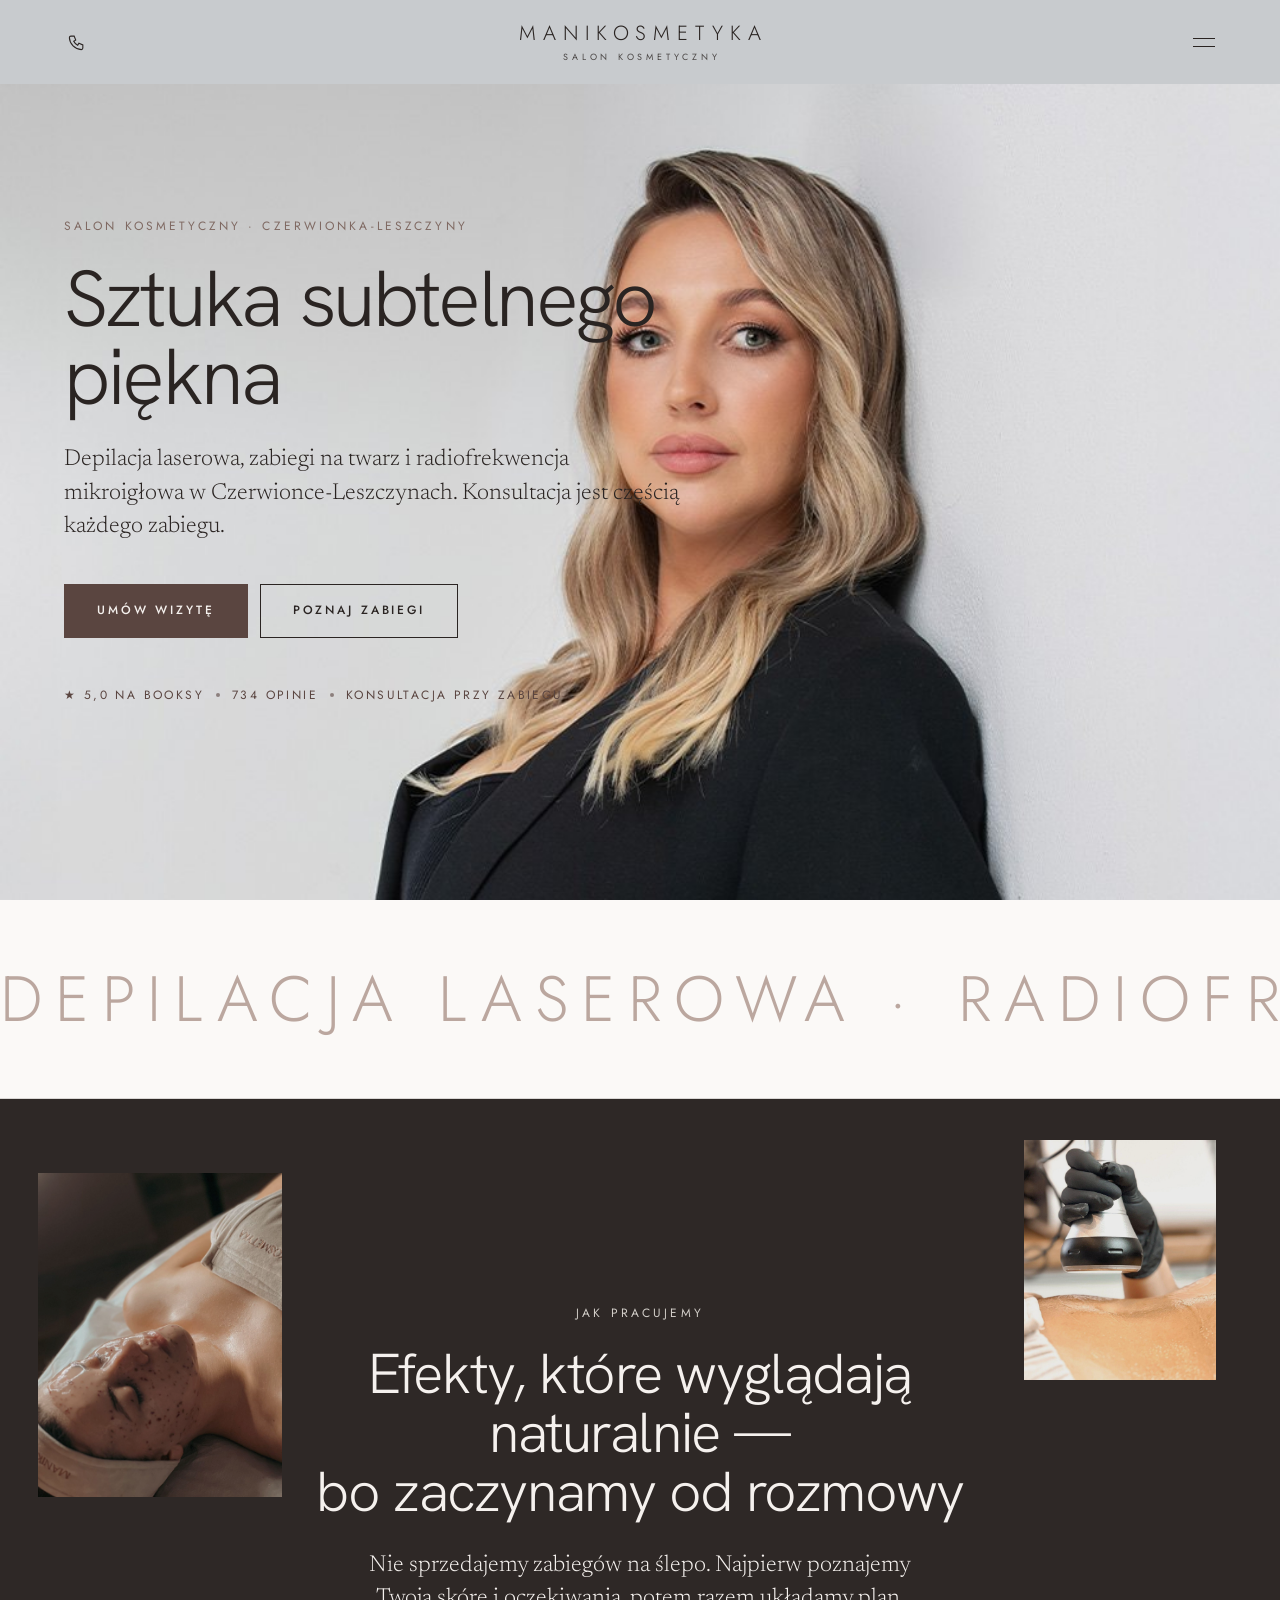
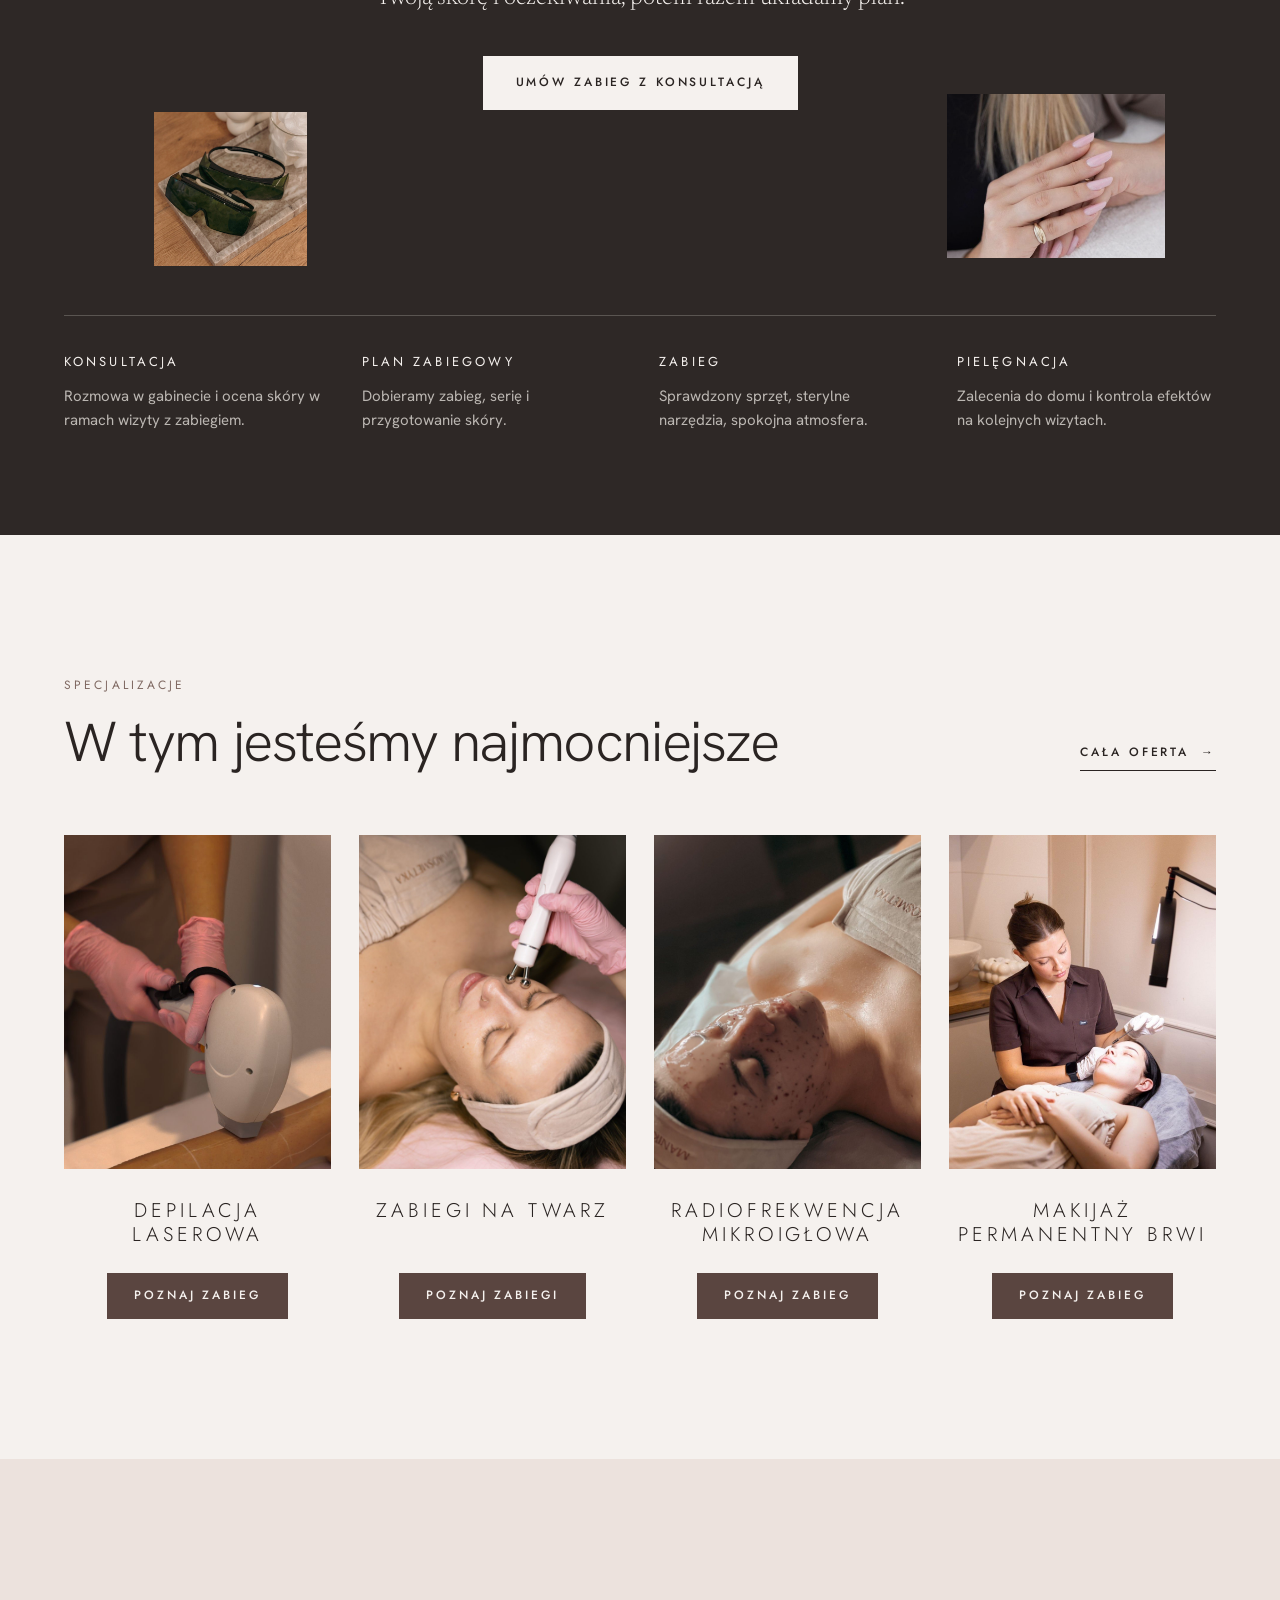
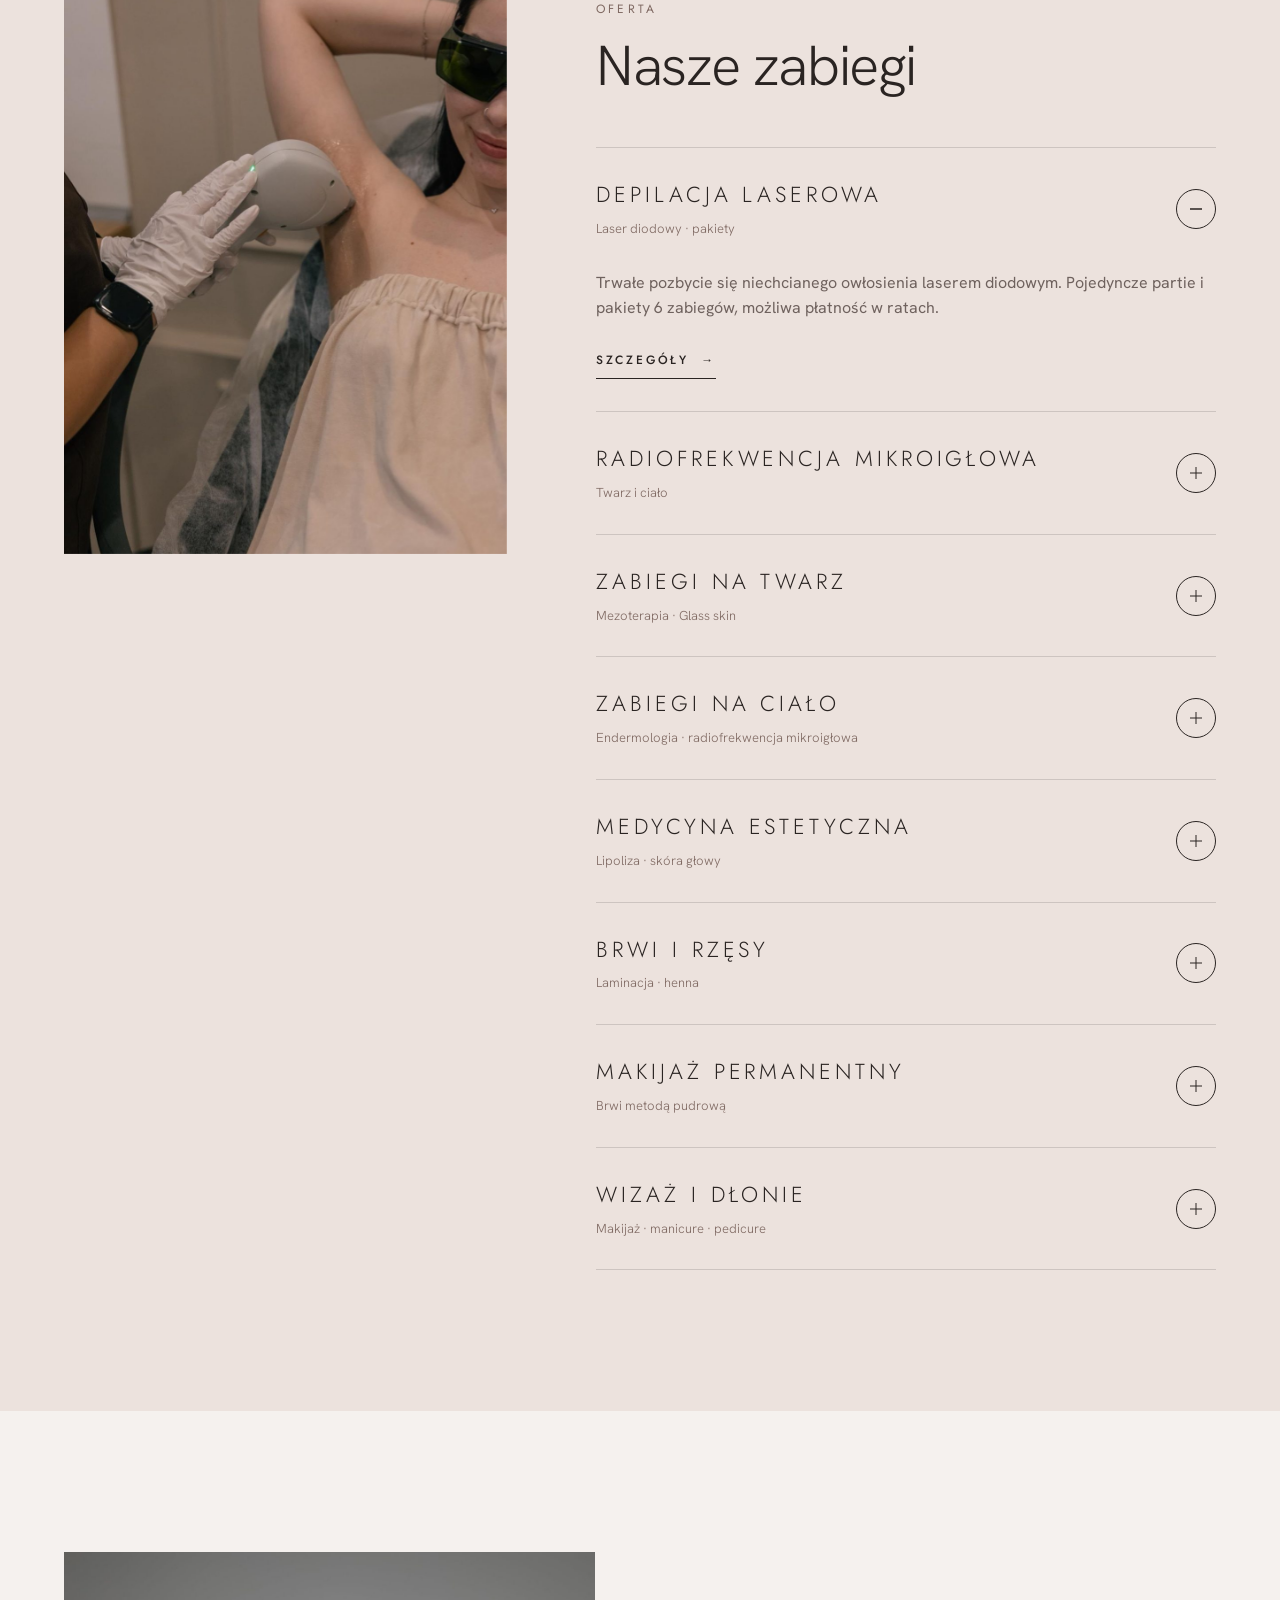
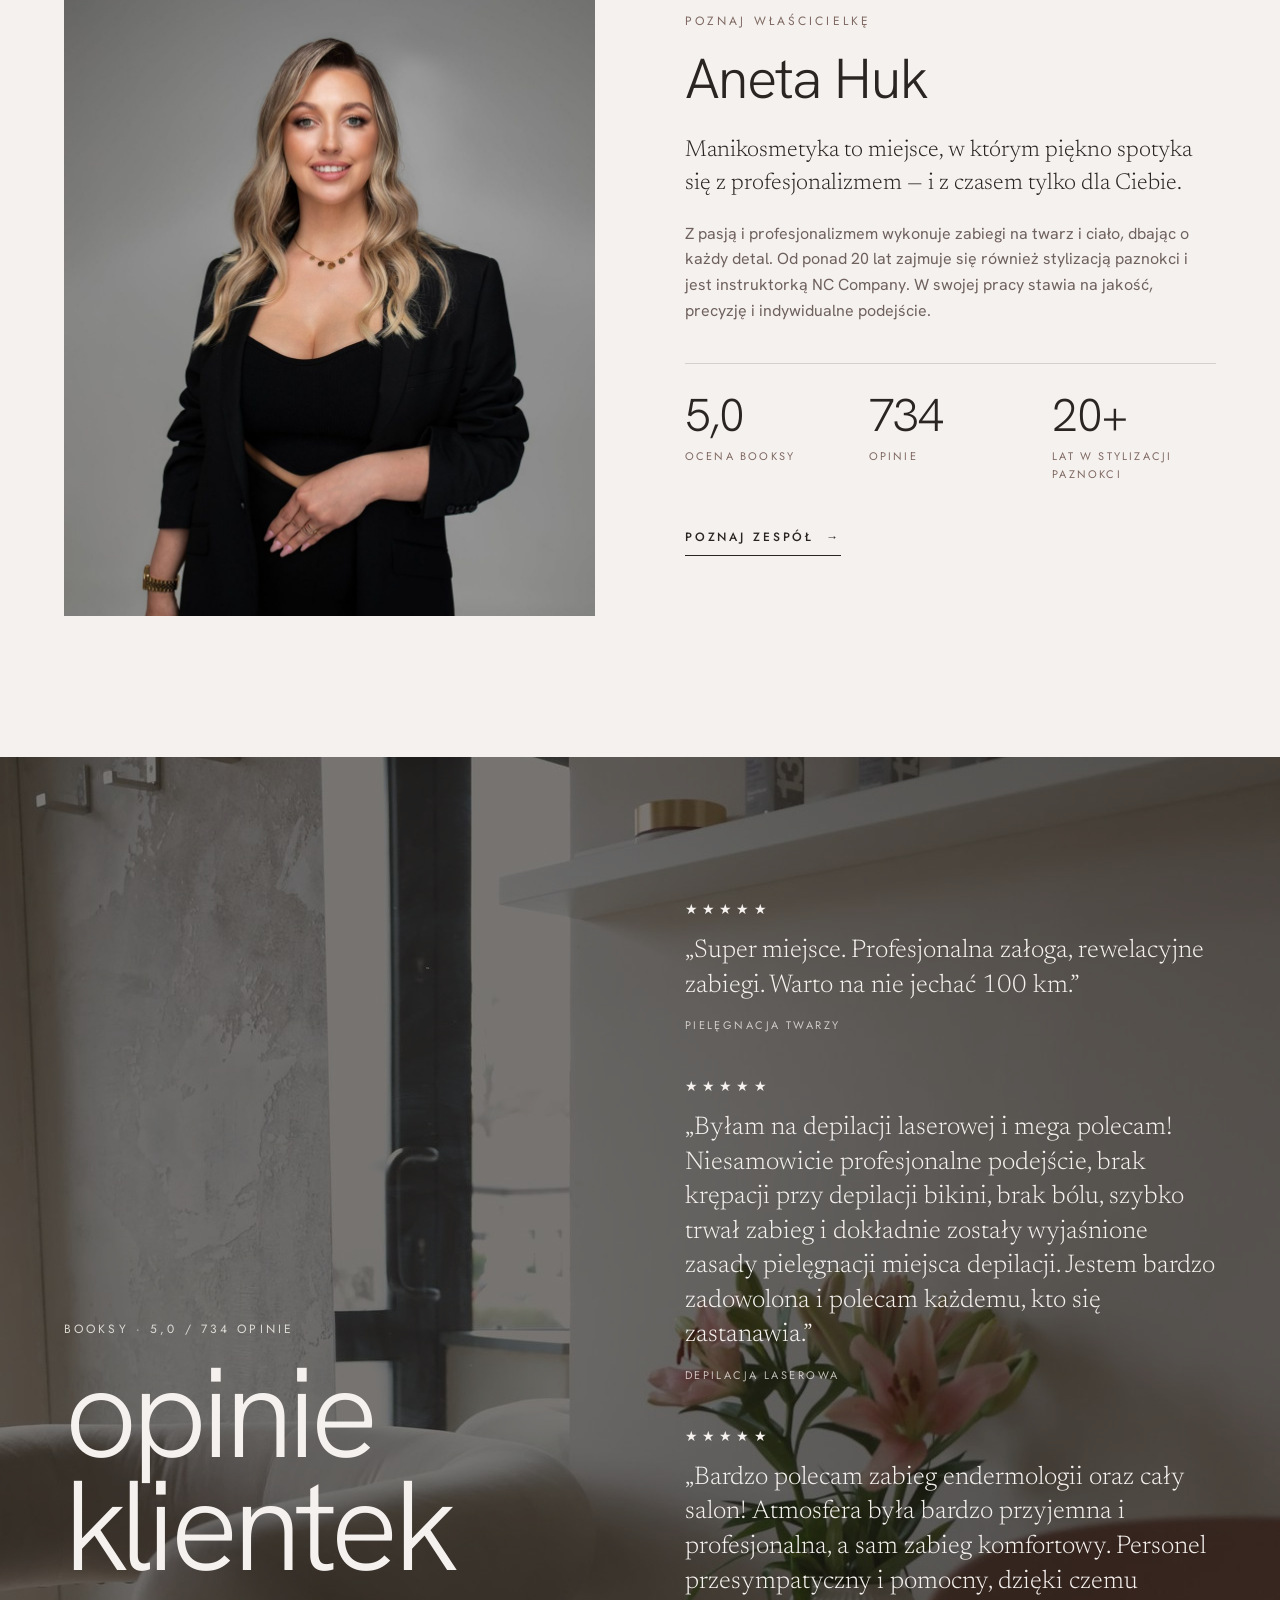
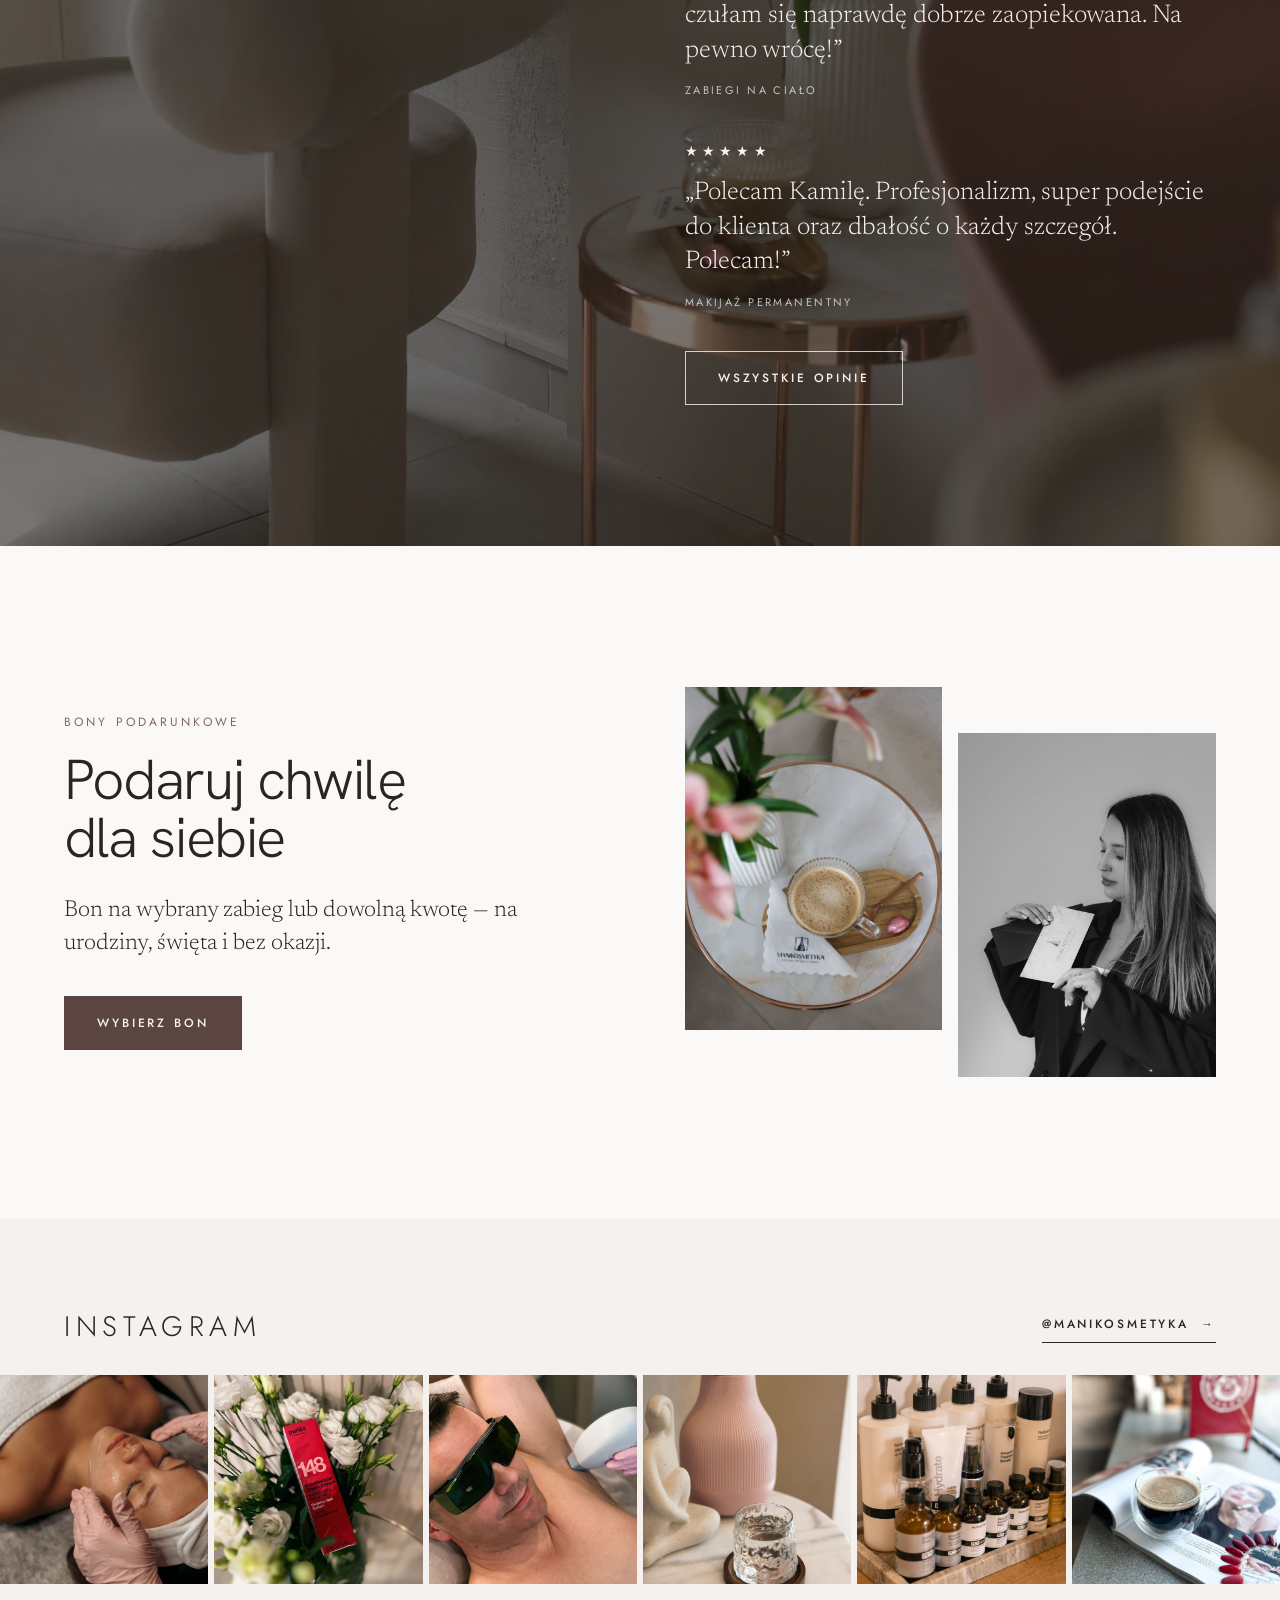
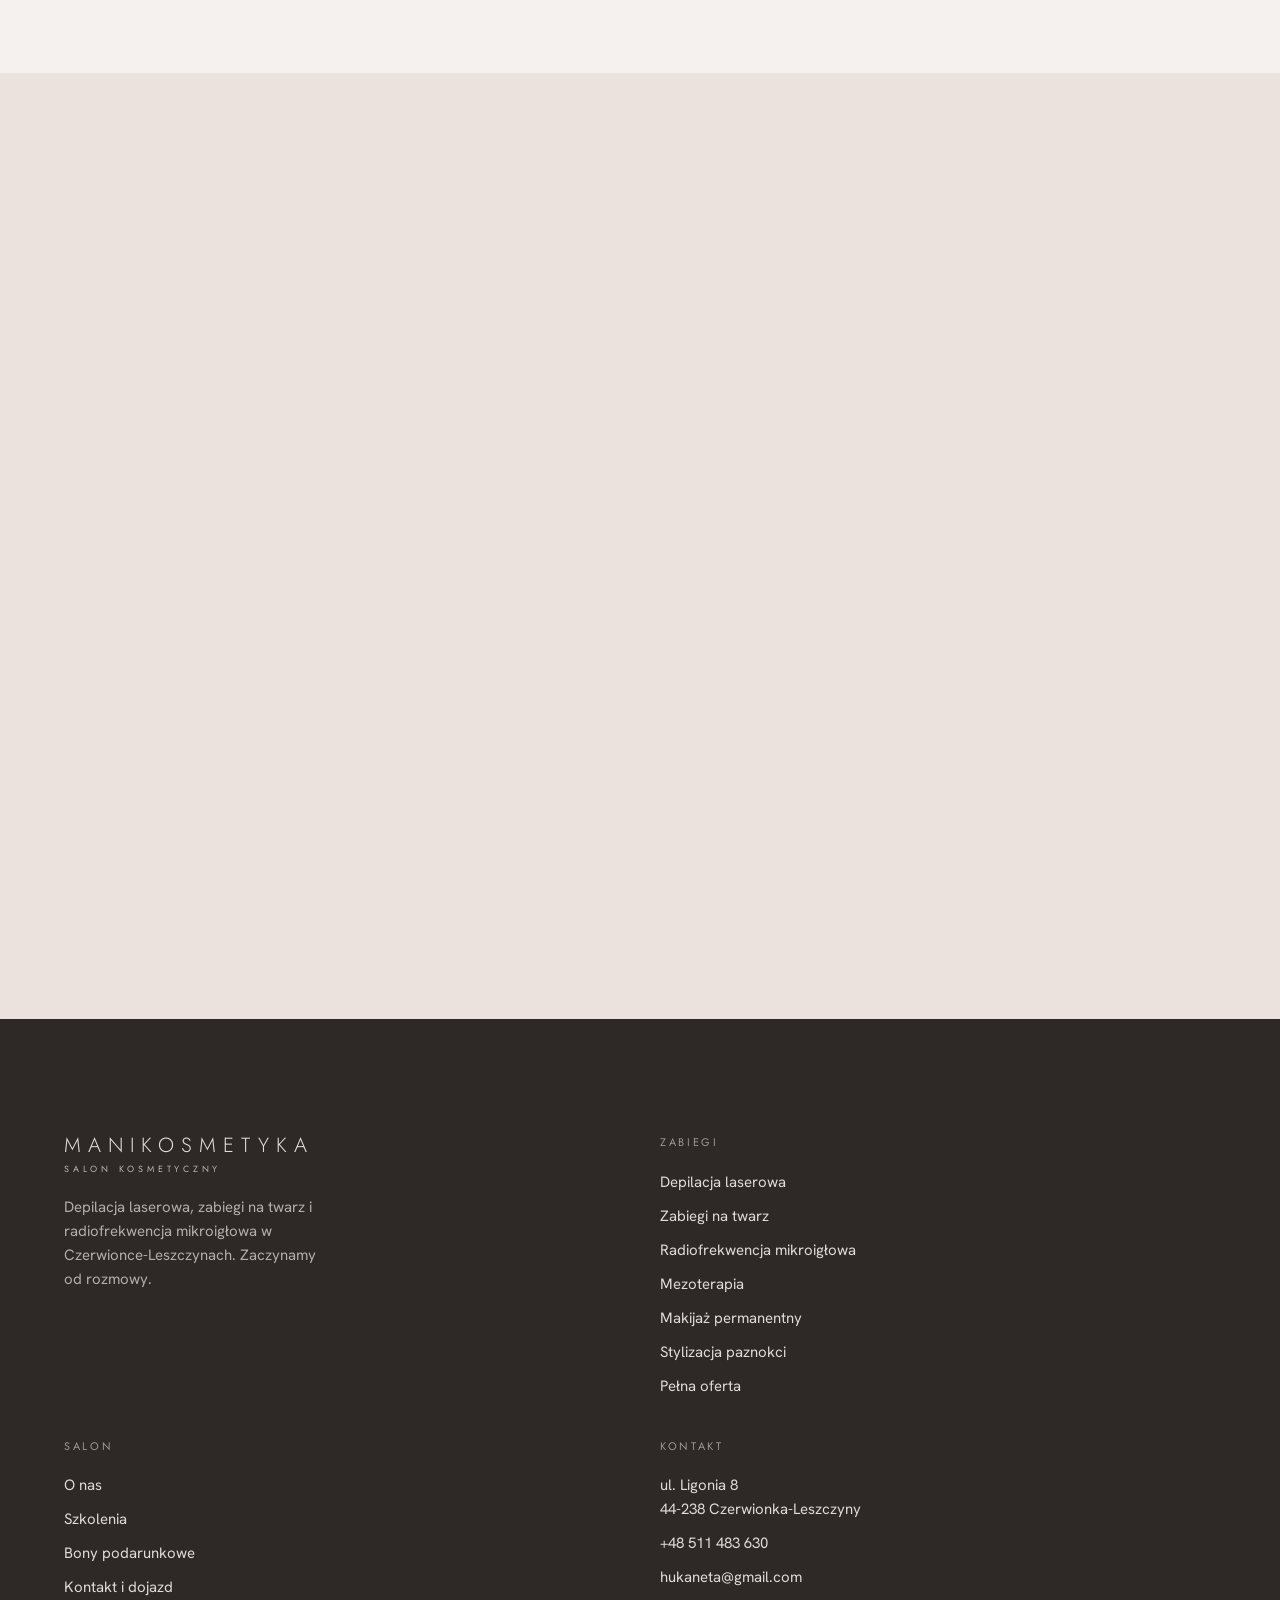
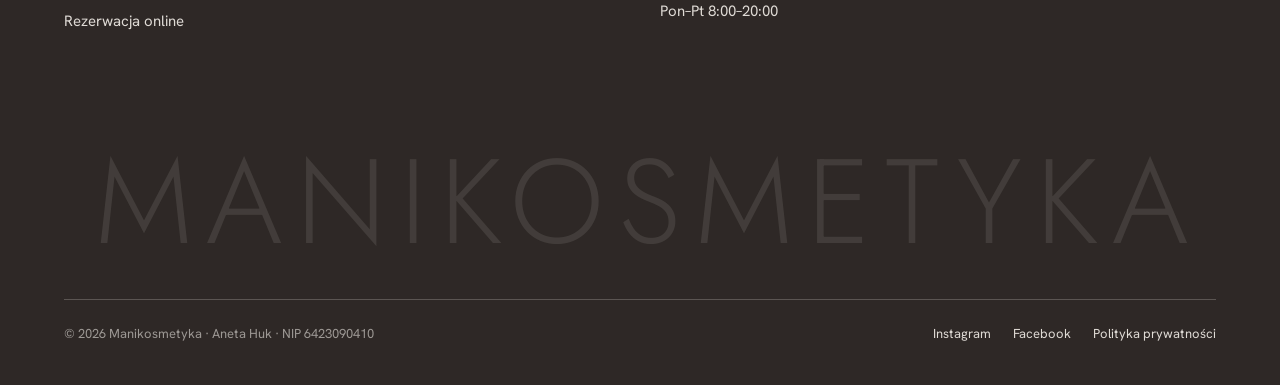
<file: index.html>
<!doctype html>
<html lang="pl">
<head>
<meta charset="utf-8">
<meta name="viewport" content="width=device-width, initial-scale=1, viewport-fit=cover">
<title>Manikosmetyka — salon kosmetyczny w Czerwionce-Leszczynach</title>
<meta name="description" content="Salon kosmetyczny w Czerwionce-Leszczynach: depilacja laserowa, zabiegi na twarz, radiofrekwencja mikroigłowa. Konsultacja przy każdym zabiegu.">
<meta name="theme-color" content="#F8F4EE">
<link rel="icon" type="image/png" sizes="48x48" href="img/favicon-48.png">
<link rel="apple-touch-icon" href="img/apple-touch-icon.png">
<link rel="preload" href="fonts/hanken-grotesk-latin-300-normal.woff2" as="font" type="font/woff2" crossorigin>
<link rel="stylesheet" href="fonts.css">
<link rel="stylesheet" href="style.css">
</head>
<body class="light-top">
<a class="skip" href="#tresc">Przejdź do treści</a>
<header class="header">
  <div class="wrap header-in">
    <nav class="nav-l" aria-label="Zabiegi"><a href="depilacja-laserowa.html">Depilacja laserowa</a><a href="zabiegi-na-twarz.html">Zabiegi na twarz</a><a href="radiofrekwencja-mikroiglowa.html">Radiofrekwencja</a></nav>
    <a class="call" href="tel:+48511483630" aria-label="Zadzwoń: +48 511 483 630"><svg viewBox="0 0 24 24" fill="none" stroke="currentColor" stroke-width="1.4" aria-hidden="true"><path d="M5 4h4l2 5-2.5 1.5a11 11 0 0 0 5 5L15 13l5 2v4a2 2 0 0 1-2 2A16 16 0 0 1 3 6a2 2 0 0 1 2-2"/></svg></a>
    <a class="logo" href="index.html" aria-label="Manikosmetyka — strona główna"><b>MANIKOSMETYKA</b><i>salon kosmetyczny</i></a>
    <nav class="nav-r" aria-label="Salon"><a href="oferta.html">Oferta</a><a href="o-nas.html">O nas</a><a href="szkolenia.html">Szkolenia</a><a href="bony-podarunkowe.html">Bony</a><a href="kontakt.html">Kontakt</a><a class="btn btn-dark" href="https://booksy.com/pl-pl/106175_manikosmetyka_salon-kosmetyczny_12856_czerwionka-leszczyny" target="_blank" rel="noopener">Umów wizytę</a></nav>
    <button class="burger" type="button" aria-label="Otwórz menu" aria-expanded="false" aria-controls="menu"><span></span><span></span></button>
  </div>
</header>
<div class="menu" id="menu" aria-hidden="true">
  <nav aria-label="Menu"><a href="index.html" aria-current="page">Strona główna</a><a href="depilacja-laserowa.html">Depilacja laserowa</a><a href="zabiegi-na-twarz.html">Zabiegi na twarz</a><a href="radiofrekwencja-mikroiglowa.html">Radiofrekwencja</a><a href="oferta.html">Oferta</a><a href="o-nas.html">O nas</a><a href="szkolenia.html">Szkolenia</a><a href="bony-podarunkowe.html">Bony</a><a href="kontakt.html">Kontakt</a></nav>
  <div class="menu-foot">
    <a class="btn btn-dark" href="https://booksy.com/pl-pl/106175_manikosmetyka_salon-kosmetyczny_12856_czerwionka-leszczyny" target="_blank" rel="noopener">Umów wizytę</a>
    <a class="btn btn-line" href="tel:+48511483630">Zadzwoń · +48 511 483 630</a>
    <p>ul. Ligonia 8, Czerwionka-Leszczyny · pon–pt 8:00–20:00</p>
  </div>
</div>
<main id="tresc">

<section class="hero hero-home">
  <picture>
    <source media="(max-width: 900px), (max-aspect-ratio: 1/1)" srcset="img/hero-m.jpg">
    <img class="hero-bg" src="img/hero-wide.jpg" alt="Aneta Huk, właścicielka salonu Manikosmetyka" fetchpriority="high">
  </picture>
  <div class="wrap hero-in">
    <p class="label">Salon kosmetyczny <span class="hide-m">· Czerwionka-Leszczyny</span></p>
    <h1 class="display">Sztuka subtelnego piękna</h1>
    <p class="lead">Depilacja laserowa, zabiegi na twarz i radiofrekwencja mikroigłowa w Czerwionce-Leszczynach. Konsultacja jest częścią każdego zabiegu.</p>
    <div class="btns"><a class="btn btn-dark" href="https://booksy.com/pl-pl/106175_manikosmetyka_salon-kosmetyczny_12856_czerwionka-leszczyny" target="_blank" rel="noopener">Umów wizytę</a><a class="btn btn-line" href="#zabiegi">Poznaj zabiegi</a></div>
    <div class="hero-meta"><span>★ 5,0 na Booksy</span><span>734 opinie</span><span>Konsultacja przy zabiegu</span></div>
  </div>
</section>

<div class="marquee" aria-hidden="true"><div class="marquee-track"><span>Depilacja laserowa ·</span><span>Radiofrekwencja mikroigłowa ·</span><span>Mezoterapia mikroigłowa ·</span><span>Konsultacja przy zabiegu ·</span><span>Depilacja laserowa ·</span><span>Radiofrekwencja mikroigłowa ·</span><span>Mezoterapia mikroigłowa ·</span><span>Konsultacja przy zabiegu ·</span></div></div>

<section class="collage bg-dark">
 <div class="collage-stage">
  <div class="collage-imgs">
    <img class="collage-img c1" src="img/twarz-esthemax.jpg" alt="" loading="lazy">
    <img class="collage-img c2" src="img/twarz-glowica-nowa.jpg" alt="" loading="lazy">
    <img class="collage-img c3" src="img/dlonie-paznokcie.jpg" alt="" loading="lazy">
    <img class="collage-img c4" src="img/laser-okulary-tacka.jpg" alt="" loading="lazy">
  </div>
  <div class="wrap">
    <div class="collage-text rv">
      <p class="label">Jak pracujemy</p>
      <h2 class="h2">Efekty, które wyglądają naturalnie — bo&nbsp;zaczynamy od&nbsp;rozmowy</h2>
      <p class="lead">Nie sprzedajemy zabiegów na ślepo. Najpierw poznajemy Twoją skórę i oczekiwania, potem razem układamy plan.</p>
      <div class="btns"><a class="btn btn-light" href="https://booksy.com/pl-pl/106175_manikosmetyka_salon-kosmetyczny_12856_czerwionka-leszczyny" target="_blank" rel="noopener">Umów zabieg z konsultacją</a></div>
    </div>
  </div>
 </div>
  <div class="wrap">
    <div class="steps rv"><div class="grid-4"><div class="step"><h3>Konsultacja</h3><p>Rozmowa w gabinecie i ocena skóry w ramach wizyty z zabiegiem.</p></div><div class="step"><h3>Plan zabiegowy</h3><p>Dobieramy zabieg, serię i przygotowanie skóry.</p></div><div class="step"><h3>Zabieg</h3><p>Sprawdzony sprzęt, sterylne narzędzia, spokojna atmosfera.</p></div><div class="step"><h3>Pielęgnacja</h3><p>Zalecenia do domu i kontrola efektów na kolejnych wizytach.</p></div></div></div>
  </div>
</section>

<section class="section" id="specjalizacje">
  <div class="wrap">
    <div class="head-row rv">
      <div><p class="label">Specjalizacje</p><h2 class="h2">W tym jesteśmy najmocniejsze</h2></div>
      <a class="link" href="oferta.html">Cała oferta <span class="arr" aria-hidden="true">→</span></a>
    </div>
    <div class="grid-4 cards-4">
      <a class="card rv" href="depilacja-laserowa.html">
        <div class="card-media"><img src="img/laser-nogi.jpg" alt="Depilacja laserowa nóg" loading="lazy"></div>
        <h3 class="caps caps-lg">Depilacja laserowa</h3>
        <span class="btn btn-dark">Poznaj zabieg</span>
      </a>
      <a class="card rv" href="zabiegi-na-twarz.html">
        <div class="card-media"><img src="img/twarz-glowica-2.jpg" alt="Zabieg na twarz w gabinecie Manikosmetyka" loading="lazy"></div>
        <h3 class="caps caps-lg">Zabiegi na twarz</h3>
        <span class="btn btn-dark">Poznaj zabiegi</span>
      </a>
      <a class="card rv" href="radiofrekwencja-mikroiglowa.html">
        <div class="card-media"><img src="img/twarz-maska.jpg" alt="Skóra twarzy po zabiegu mikroigłowym" loading="lazy"></div>
        <h3 class="caps caps-lg">Radiofrekwencja mikroigłowa</h3>
        <span class="btn btn-dark">Poznaj zabieg</span>
      </a>
      <a class="card rv" href="oferta.html#pmu">
        <div class="card-media"><img src="img/pmu-brows.jpg" alt="Makijaż permanentny brwi w salonie Manikosmetyka" loading="lazy"></div>
        <h3 class="caps caps-lg">Makijaż permanentny brwi</h3>
        <span class="btn btn-dark">Poznaj zabieg</span>
      </a>
    </div>
  </div>
</section>

<section class="section bg-stone" id="zabiegi">
  <div class="wrap acc-grid">
    <div class="acc-media"><img src="img/laser-pacha-nowe.jpg" alt="Depilacja laserowa pach laserem diodowym" loading="lazy"></div>
    <div>
      <div class="rv" style="margin-bottom: clamp(32px, 4vw, 56px)">
        <p class="label">Oferta</p>
        <h2 class="h2" style="margin-top:18px">Nasze zabiegi</h2>
      </div>
      <div class="acc rv"><details data-img="img/laser-pacha-nowe.jpg" data-alt="Depilacja laserowa pach laserem diodowym" open>
          <summary><span>Depilacja laserowa<small>Laser diodowy · pakiety</small></span><span class="ico" aria-hidden="true"></span></summary>
          <div class="acc-body"><p>Trwałe pozbycie się niechcianego owłosienia laserem diodowym. Pojedyncze partie i pakiety 6 zabiegów, możliwa płatność w ratach.</p><a class="link" href="depilacja-laserowa.html">Szczegóły <span class="arr" aria-hidden="true">→</span></a></div>
        </details><details data-img="img/twarz-mikronakluwanie.jpg" data-alt="Skóra twarzy po zabiegu mikroigłowym">
          <summary><span>Radiofrekwencja mikroigłowa<small>Twarz i ciało</small></span><span class="ico" aria-hidden="true"></span></summary>
          <div class="acc-body"><p>Mikronakłuwanie połączone z falami radiowymi: ujędrnienie, zmarszczki, blizny, rozstępy i pory — na twarz i ciało.</p><a class="link" href="radiofrekwencja-mikroiglowa.html">Szczegóły <span class="arr" aria-hidden="true">→</span></a></div>
        </details><details data-img="img/twarz-oczyszczanie.jpg" data-alt="Zabieg pielęgnacyjny na twarz w gabinecie">
          <summary><span>Zabiegi na twarz<small>Mezoterapia · Glass skin</small></span><span class="ico" aria-hidden="true"></span></summary>
          <div class="acc-body"><p>Zabiegi regenerujące, odmładzające i nawilżające — zawsze dobrane po konsultacji.</p><ul><li>Mezoterapia mikroigłowa</li><li>Glass skin</li></ul><a class="link" href="zabiegi-na-twarz.html">Szczegóły <span class="arr" aria-hidden="true">→</span></a></div>
        </details><details data-img="img/cialo-endermologia.jpg" data-alt="Kosmetolożka podczas zabiegu endermologii">
          <summary><span>Zabiegi na ciało<small>Endermologia · radiofrekwencja mikroigłowa</small></span><span class="ico" aria-hidden="true"></span></summary>
          <div class="acc-body"><p>Modelowanie i ujędrnianie sylwetki.</p><ul><li>Endermologia Primelle</li><li>Radiofrekwencja mikroigłowa na ciało</li><li>Rozstępy i blizny</li></ul><a class="link" href="oferta.html#cialo">Szczegóły <span class="arr" aria-hidden="true">→</span></a></div>
        </details><details data-img="img/twarz-maska.jpg" data-alt="Zabieg na twarz w gabinecie">
          <summary><span>Medycyna estetyczna<small>Lipoliza · skóra głowy</small></span><span class="ico" aria-hidden="true"></span></summary>
          <div class="acc-body"><p>Zabiegi iniekcyjne wykonywane po kwalifikacji.</p><ul><li>Lipoliza iniekcyjna</li><li>Mezoterapia skóry głowy Dr Cyj Hair Filler</li></ul><a class="link" href="oferta.html#estetyczna">Szczegóły <span class="arr" aria-hidden="true">→</span></a></div>
        </details><details data-img="img/brwi-produkty.jpg" data-alt="Kosmetyki do stylizacji brwi">
          <summary><span>Brwi i rzęsy<small>Laminacja · henna</small></span><span class="ico" aria-hidden="true"></span></summary>
          <div class="acc-body"><p>Oprawa oka, która wygląda naturalnie.</p><ul><li>Laminacja brwi</li><li>Henna pudrowa i żelowa</li><li>Henna rzęs</li><li>Regulacja woskiem</li></ul><a class="link" href="oferta.html#brwi">Szczegóły <span class="arr" aria-hidden="true">→</span></a></div>
        </details><details data-img="img/pmu-brows.jpg" data-alt="Makijaż permanentny brwi w salonie Manikosmetyka">
          <summary><span>Makijaż permanentny<small>Brwi metodą pudrową</small></span><span class="ico" aria-hidden="true"></span></summary>
          <div class="acc-body"><p>Brwi metodą pudrową z wizytą kontrolną oraz korekty wcześniejszych pigmentacji.</p><a class="link" href="oferta.html#pmu">Szczegóły <span class="arr" aria-hidden="true">→</span></a></div>
        </details><details data-img="img/dlonie-lakiery.jpg" data-alt="Lakiery hybrydowe w salonie">
          <summary><span>Wizaż i dłonie<small>Makijaż · manicure · pedicure</small></span><span class="ico" aria-hidden="true"></span></summary>
          <div class="acc-body"><p>Makijaż okolicznościowy i ślubny z możliwością dojazdu, manicure i pedicure.</p><a class="link" href="oferta.html#wizaz">Szczegóły <span class="arr" aria-hidden="true">→</span></a></div>
        </details></div>
    </div>
  </div>
</section>

<section class="section">
  <div class="wrap split">
    <img class="portrait rv" src="img/aneta.jpg" alt="Aneta Huk — właścicielka salonu" style="object-position: 50% 20%" loading="lazy">
    <div class="rv" style="--gap: 26px">
      <p class="label">Poznaj właścicielkę</p>
      <h2 class="h2" style="margin-top:18px">Aneta Huk</h2>
      <p class="lead" style="margin-top:26px">Manikosmetyka to miejsce, w którym piękno spotyka się z profesjonalizmem — i z czasem tylko dla Ciebie.</p>
      <p class="body" style="margin-top:20px">Z pasją i profesjonalizmem wykonuje zabiegi na twarz i ciało, dbając o każdy detal. Od ponad 20 lat zajmuje się również stylizacją paznokci i jest instruktorką NC Company. W swojej pracy stawia na jakość, precyzję i indywidualne podejście.</p>
      <div class="stats" style="margin-top:40px">
        <div class="stat"><b>5,0</b><span>ocena Booksy</span></div>
        <div class="stat"><b>734</b><span>opinie</span></div>
        <div class="stat"><b>20+</b><span>lat w stylizacji paznokci</span></div>
      </div>
      <a class="link" href="o-nas.html" style="margin-top:36px">Poznaj zespół <span class="arr" aria-hidden="true">→</span></a>
    </div>
  </div>
</section>

<section class="band section">
  <img src="img/wnetrze-kacik.jpg" alt="" loading="lazy">
  <div class="wrap notes">
    <div class="rv">
      <p class="label">Booksy · 5,0 / 734 opinie</p>
      <p class="notes-title">opinie<br>klientek</p>
    </div>
    <div class="quotes rv">
      <figure class="quote"><div class="stars" aria-label="5 na 5">★★★★★</div><blockquote>„Super miejsce. Profesjonalna załoga, rewelacyjne zabiegi. Warto na nie jechać 100 km.”</blockquote><figcaption>Pielęgnacja twarzy</figcaption></figure>
      <figure class="quote"><div class="stars" aria-label="5 na 5">★★★★★</div><blockquote>„Byłam na depilacji laserowej i mega polecam! Niesamowicie profesjonalne podejście, brak krępacji przy depilacji bikini, brak bólu, szybko trwał zabieg i dokładnie zostały wyjaśnione zasady pielęgnacji miejsca depilacji. Jestem bardzo zadowolona i polecam każdemu, kto się zastanawia.”</blockquote><figcaption>Depilacja laserowa</figcaption></figure>
      <figure class="quote"><div class="stars" aria-label="5 na 5">★★★★★</div><blockquote>„Bardzo polecam zabieg endermologii oraz cały salon! Atmosfera była bardzo przyjemna i profesjonalna, a sam zabieg komfortowy. Personel przesympatyczny i pomocny, dzięki czemu czułam się naprawdę dobrze zaopiekowana. Na pewno wrócę!”</blockquote><figcaption>Zabiegi na ciało</figcaption></figure>
      <figure class="quote"><div class="stars" aria-label="5 na 5">★★★★★</div><blockquote>„Polecam Kamilę. Profesjonalizm, super podejście do klienta oraz dbałość o każdy szczegół. Polecam!”</blockquote><figcaption>Makijaż permanentny</figcaption></figure>
      <div><a class="btn btn-ghost" href="https://booksy.com/pl-pl/106175_manikosmetyka_salon-kosmetyczny_12856_czerwionka-leszczyny" target="_blank" rel="noopener">Wszystkie opinie</a></div>
    </div>
  </div>
</section>

<section class="section bg-paper">
  <div class="wrap split">
    <div class="rv">
      <p class="label">Bony podarunkowe</p>
      <h2 class="h2" style="margin-top:18px">Podaruj chwilę dla siebie</h2>
      <p class="lead" style="margin-top:26px">Bon na wybrany zabieg lub dowolną kwotę — na urodziny, święta i bez okazji.</p>
      <div class="btns" style="margin-top:36px"><a class="btn btn-dark" href="bony-podarunkowe.html">Wybierz bon</a></div>
    </div>
    <div class="pair rv">
      <img class="media r-34" src="img/wnetrze-kawa.jpg" alt="Kawa z logo Manikosmetyki w strefie relaksu" loading="lazy">
      <img class="media r-34" src="img/bon-podarunkowy.jpg" alt="Bon podarunkowy Manikosmetyki w eleganckiej kopercie" loading="lazy">
    </div>
  </div>
</section>

<section class="section-sm">
  <div class="wrap">
    <div class="head-row rv" style="margin-bottom:32px">
      <h2 class="caps caps-lg">Instagram</h2>
      <a class="link" href="https://www.instagram.com/manikosmetyka/" target="_blank" rel="noopener">@manikosmetyka <span class="arr" aria-hidden="true">→</span></a>
    </div>
  </div>
  <div class="ig rv">
    <a href="https://www.instagram.com/manikosmetyka/" target="_blank" rel="noopener" aria-label="Instagram — zdjęcie 1"><img src="img/zabieg-twarz-dlonie.jpg" alt="" loading="lazy"></a>
    <a href="https://www.instagram.com/manikosmetyka/" target="_blank" rel="noopener" aria-label="Instagram — zdjęcie 2"><img src="img/kwiaty-produkty.jpg" alt="" loading="lazy"></a>
    <a href="https://www.instagram.com/manikosmetyka/" target="_blank" rel="noopener" aria-label="Instagram — zdjęcie 3"><img src="img/laser-mezczyzna.jpg" alt="" loading="lazy"></a>
    <a href="https://www.instagram.com/manikosmetyka/" target="_blank" rel="noopener" aria-label="Instagram — zdjęcie 4"><img src="img/wnetrze-wazon.jpg" alt="" loading="lazy"></a>
    <a href="https://www.instagram.com/manikosmetyka/" target="_blank" rel="noopener" aria-label="Instagram — zdjęcie 5"><img src="img/twarz-pca.jpg" alt="" loading="lazy"></a>
    <a href="https://www.instagram.com/manikosmetyka/" target="_blank" rel="noopener" aria-label="Instagram — zdjęcie 6"><img src="img/kawa-magazyn.jpg" alt="" loading="lazy"></a>
  </div>
</section>

<section class="section bg-stone">
  <div class="wrap split">
    <div class="rv keep">
      <p class="label">Wizyta</p>
      <h2 class="h2" style="margin-top:18px">Do zobaczenia w salonie</h2>
      <div class="info" style="margin-top:40px">
        <div class="info-row"><span class="label">Adres</span><a href="https://www.google.com/maps/search/?api=1&amp;query=Ligonia+8+Czerwionka-Leszczyny" target="_blank" rel="noopener">ul. Ligonia 8, 44-238 Czerwionka-Leszczyny</a></div>
        <div class="info-row"><span class="label">Godziny</span><p>Poniedziałek–piątek 8:00–20:00</p></div>
        <div class="info-row"><span class="label">Telefon</span><a href="tel:+48511483630">+48 511 483 630</a></div>
      </div>
      <div class="btns" style="margin-top:40px"><a class="btn btn-dark" href="https://booksy.com/pl-pl/106175_manikosmetyka_salon-kosmetyczny_12856_czerwionka-leszczyny" target="_blank" rel="noopener">Umów wizytę</a><a class="btn btn-line" href="kontakt.html">Jak dojechać</a></div>
    </div>
    <img class="media r-45 rv" src="img/gabinet-zabiegowy.jpg" alt="Gabinet zabiegowy Manikosmetyka" loading="lazy">
  </div>
</section>
</main>
<footer class="footer">
  <div class="wrap">
    <div class="footer-top">
      <div>
        <a class="logo" href="index.html"><b>MANIKOSMETYKA</b><i>salon kosmetyczny</i></a>
        <p>Depilacja laserowa, zabiegi na twarz i radiofrekwencja mikroigłowa w Czerwionce-Leszczynach. Zaczynamy od rozmowy.</p>
      </div>
      <div>
        <h4>Zabiegi</h4>
        <ul>
          <li><a href="depilacja-laserowa.html">Depilacja laserowa</a></li>
          <li><a href="zabiegi-na-twarz.html">Zabiegi na twarz</a></li>
          <li><a href="radiofrekwencja-mikroiglowa.html">Radiofrekwencja mikroigłowa</a></li>
          <li><a href="zabiegi-na-twarz.html">Mezoterapia</a></li>
          <li><a href="oferta.html#pmu">Makijaż permanentny</a></li>
          <li><a href="oferta.html#dlonie">Stylizacja paznokci</a></li>
          <li><a href="oferta.html">Pełna oferta</a></li>
        </ul>
      </div>
      <div>
        <h4>Salon</h4>
        <ul>
          <li><a href="o-nas.html">O nas</a></li>
          <li><a href="szkolenia.html">Szkolenia</a></li>
          <li><a href="bony-podarunkowe.html">Bony podarunkowe</a></li>
          <li><a href="kontakt.html">Kontakt i dojazd</a></li>
          <li><a href="https://booksy.com/pl-pl/106175_manikosmetyka_salon-kosmetyczny_12856_czerwionka-leszczyny" target="_blank" rel="noopener">Rezerwacja online</a></li>
        </ul>
      </div>
      <div>
        <h4>Kontakt</h4>
        <ul>
          <li><a href="https://www.google.com/maps/search/?api=1&amp;query=Ligonia+8+Czerwionka-Leszczyny" target="_blank" rel="noopener">ul. Ligonia 8<br>44-238 Czerwionka-Leszczyny</a></li>
          <li><a href="tel:+48511483630">+48 511 483 630</a></li>
          <li><a href="mailto:hukaneta@gmail.com">hukaneta@gmail.com</a></li>
          <li>Pon–Pt 8:00–20:00</li>
        </ul>
      </div>
    </div>
    <div class="footer-big" aria-hidden="true"><span>MANIKOSMETYKA</span></div>
    <div class="footer-bottom">
      <span>© 2026 Manikosmetyka · Aneta Huk · NIP 6423090410</span>
      <div><a href="https://www.instagram.com/manikosmetyka/" target="_blank" rel="noopener">Instagram</a><a href="https://www.facebook.com/ManiKosmetyka/" target="_blank" rel="noopener">Facebook</a><a href="#">Polityka prywatności</a></div>
    </div>
  </div>
</footer>
<div class="bookbar">
  <a class="btn btn-dark" href="https://booksy.com/pl-pl/106175_manikosmetyka_salon-kosmetyczny_12856_czerwionka-leszczyny" target="_blank" rel="noopener">Umów wizytę</a>
  <a class="btn btn-line" href="tel:+48511483630" aria-label="Zadzwoń"><svg viewBox="0 0 24 24" fill="none" stroke="currentColor" stroke-width="1.4" aria-hidden="true"><path d="M5 4h4l2 5-2.5 1.5a11 11 0 0 0 5 5L15 13l5 2v4a2 2 0 0 1-2 2A16 16 0 0 1 3 6a2 2 0 0 1 2-2"/></svg></a>
</div>
<script src="main.js"></script>
</body>
</html>
</file>
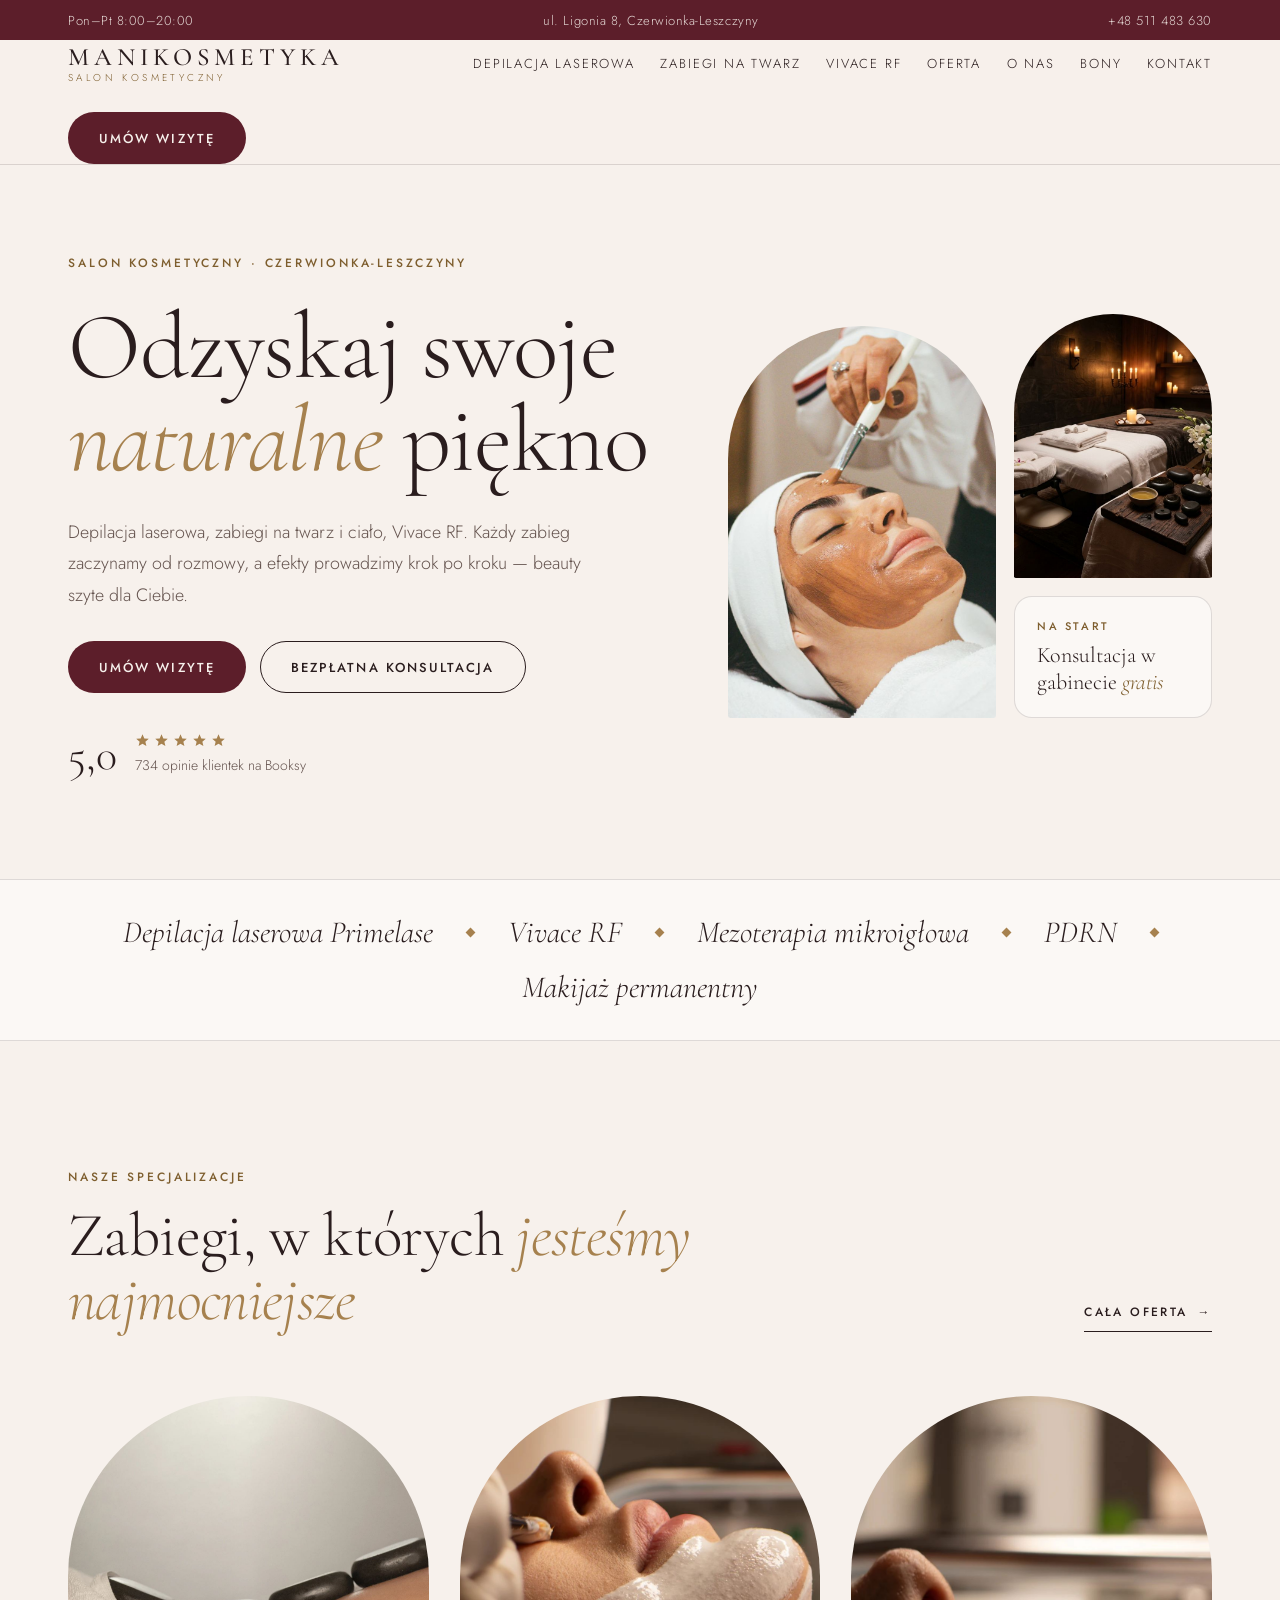
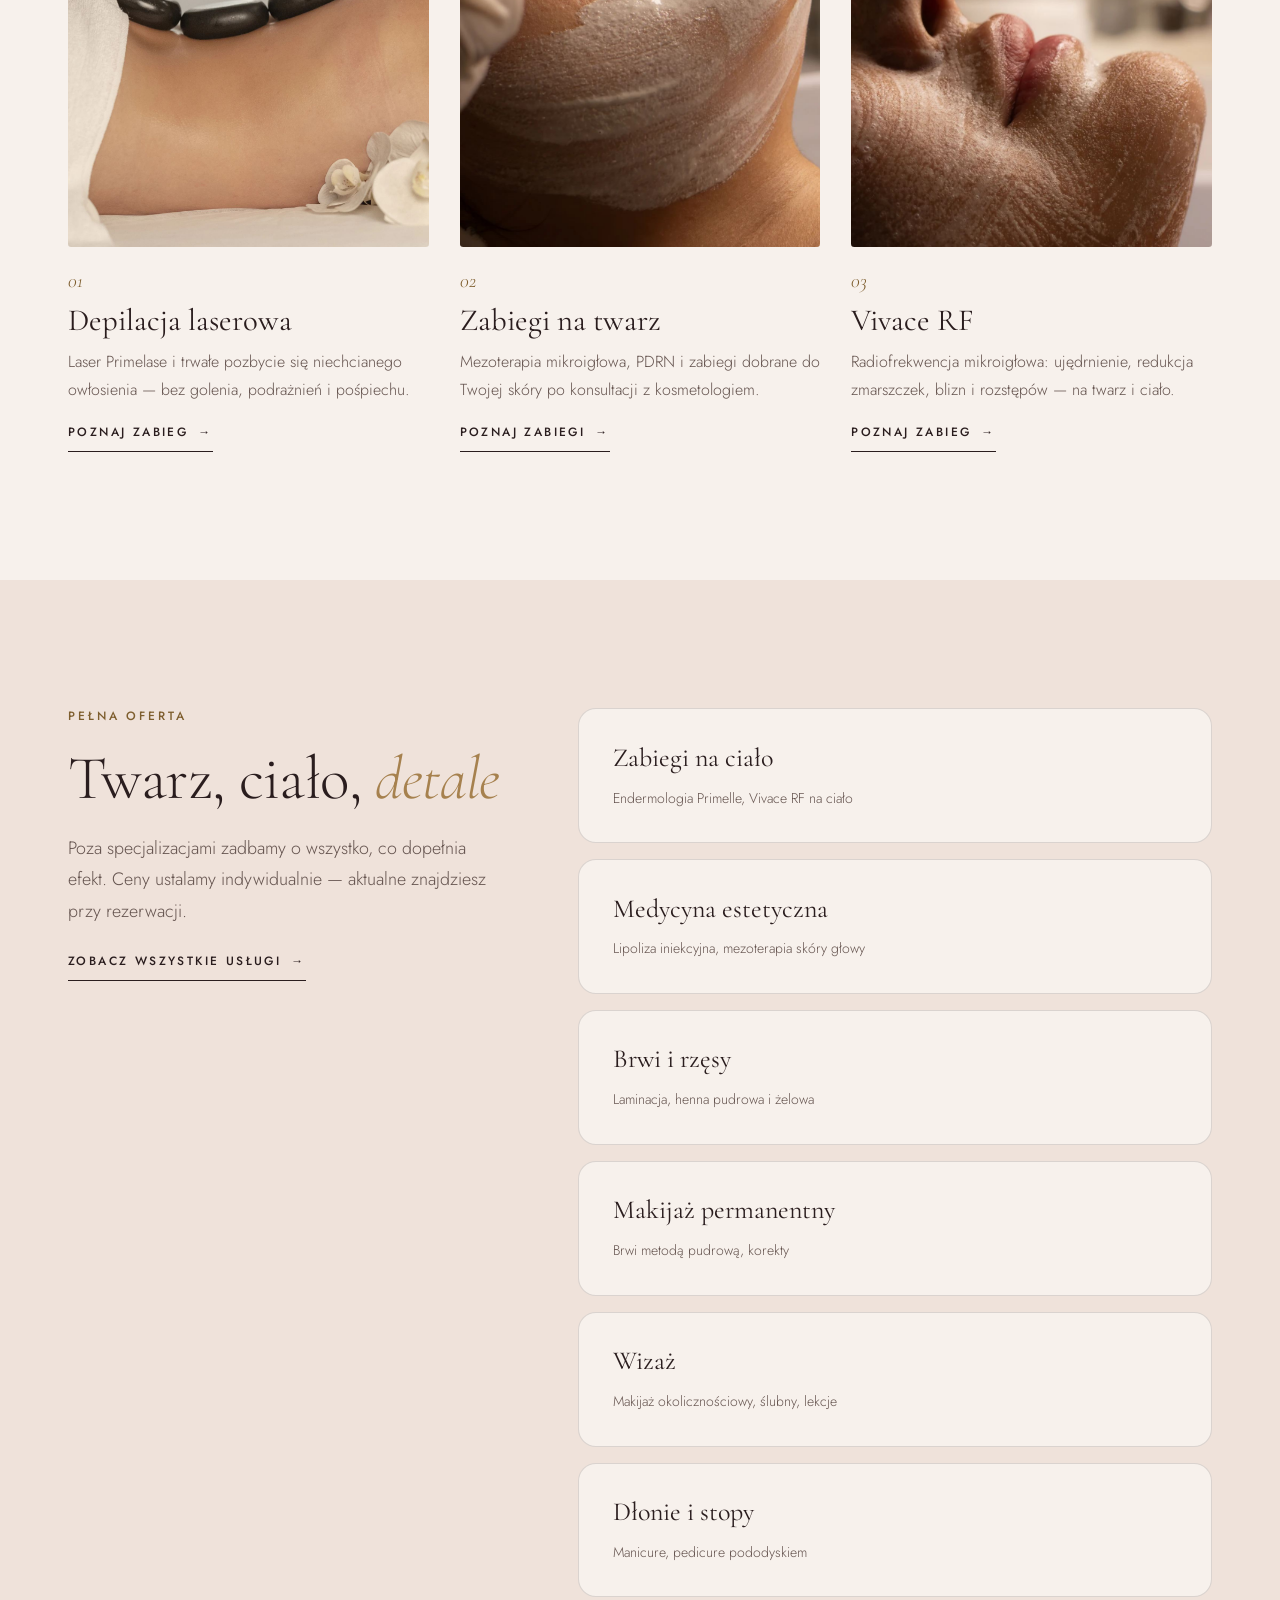
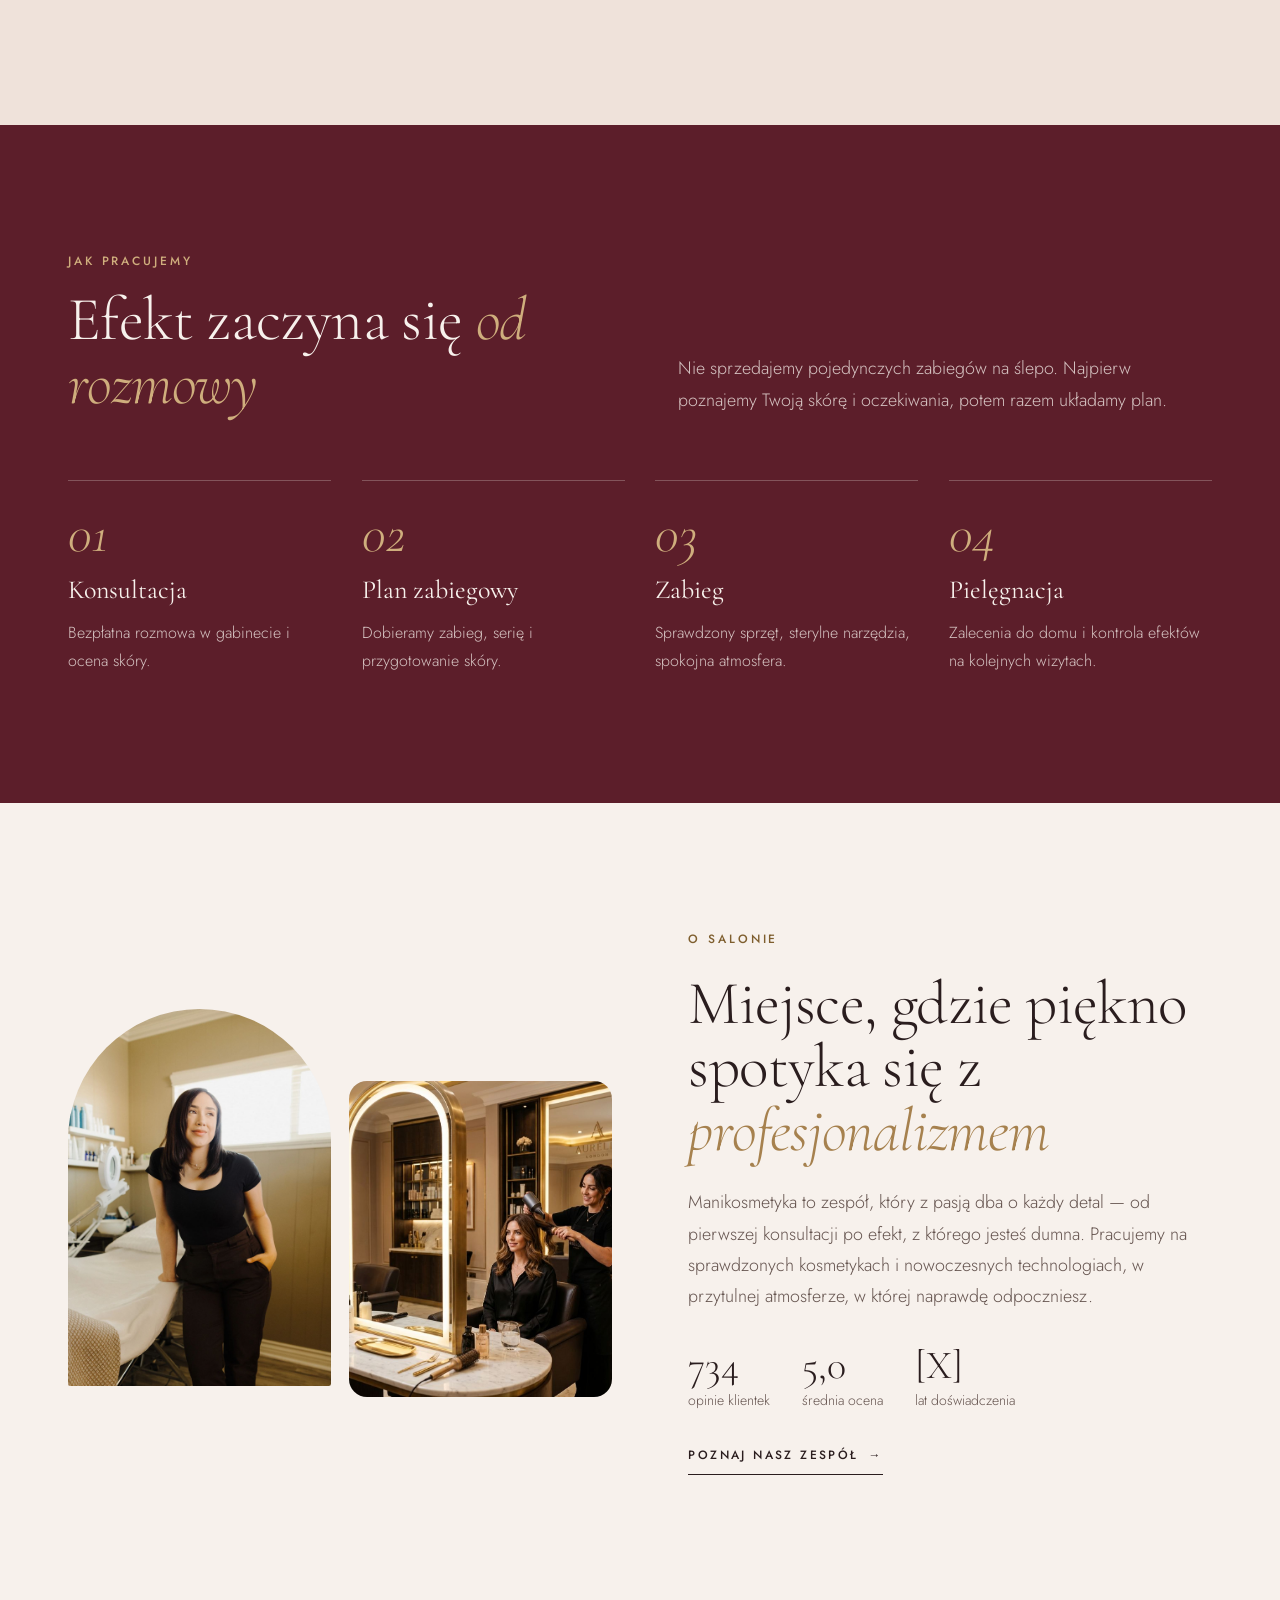
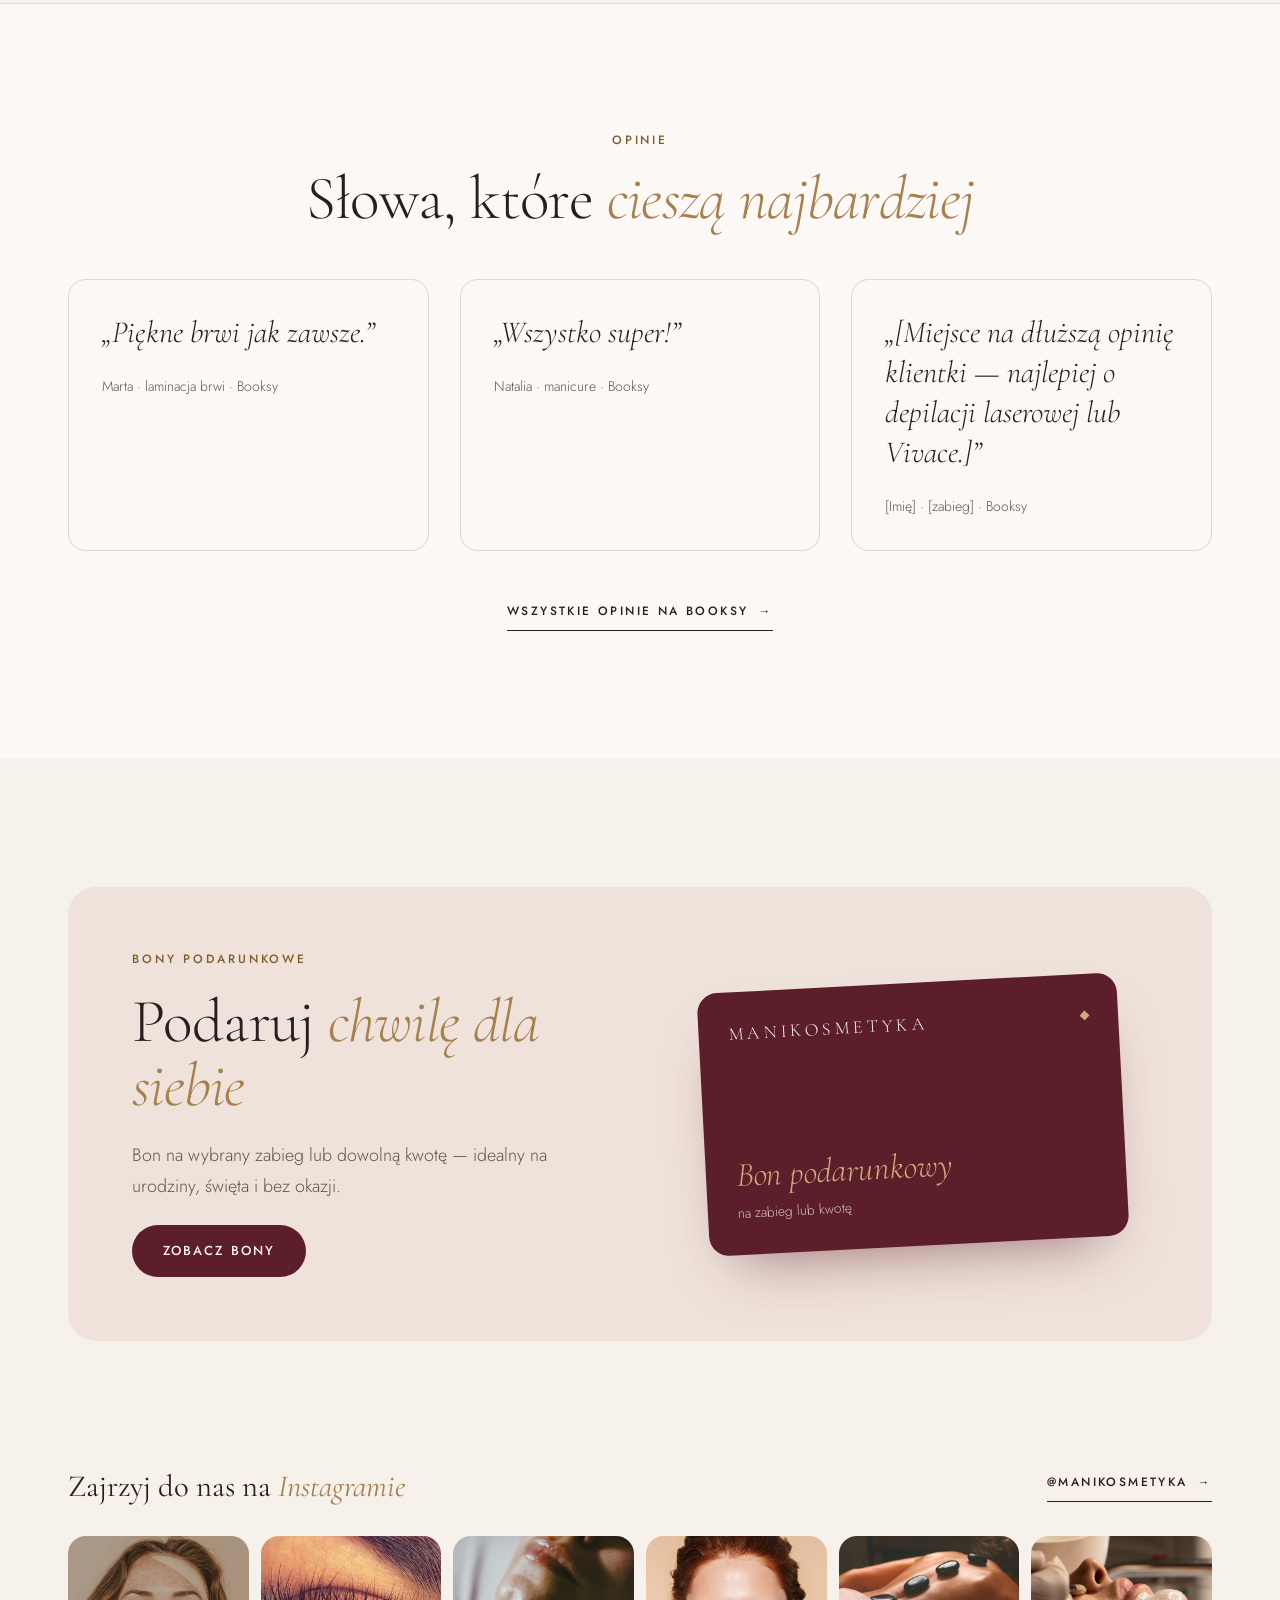
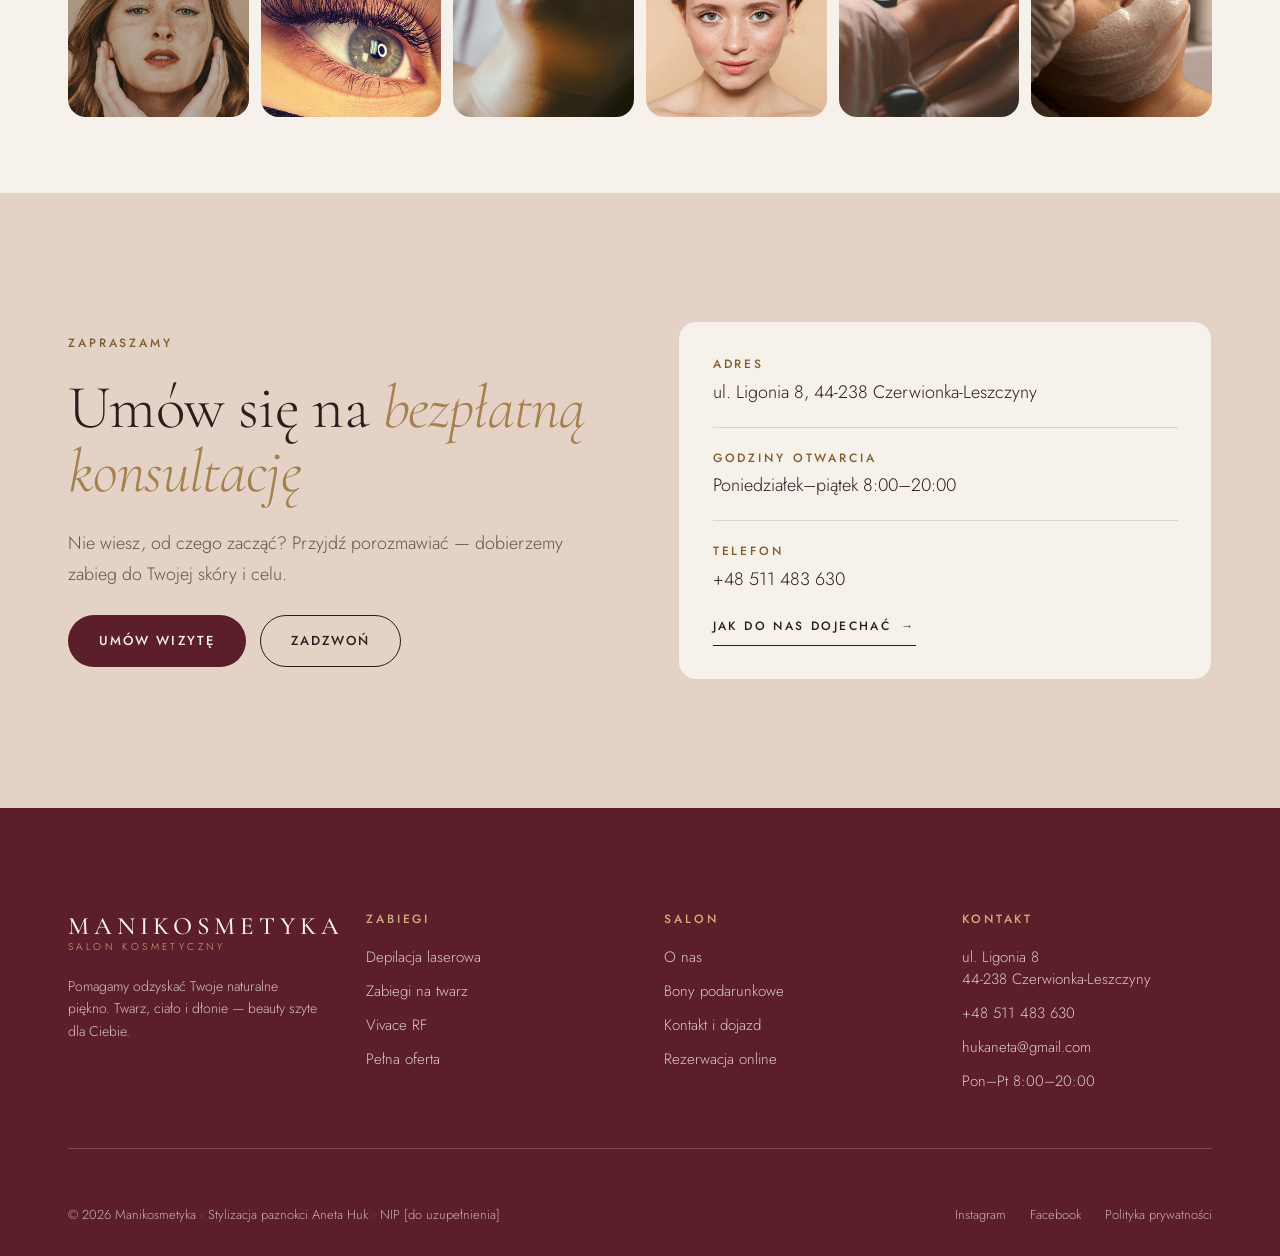
<file: v1/index.html>
<!doctype html>
<html lang="pl">
<head>
<meta charset="utf-8">
<meta name="viewport" content="width=device-width, initial-scale=1, viewport-fit=cover">
<title>Manikosmetyka — salon kosmetyczny w Czerwionce-Leszczynach</title>
<meta name="description" content="Salon kosmetyczny w Czerwionce-Leszczynach: depilacja laserowa Primelase, zabiegi na twarz, Vivace RF. Bezpłatna konsultacja.">
<meta name="claude:viewport-fit-sides" content="cover">
<link rel="preconnect" href="https://fonts.googleapis.com">
<link rel="preconnect" href="https://fonts.gstatic.com" crossorigin>
<link href="https://fonts.googleapis.com/css2?family=Cormorant+Garamond:ital,wght@0,300;0,400;0,500;1,300;1,400;1,500&family=Jost:wght@300;400;500&display=swap" rel="stylesheet">
<link rel="stylesheet" href="site.css">
</head>
<body>
<div class="page">
  <header class="site-header">
  <div class="topbar">
    <div class="wrap row" style="justify-content: space-between; gap: 8px 24px; min-height: 40px; padding-top: 8px; padding-bottom: 8px;">
      <span>Pon–Pt 8:00–20:00</span>
      <span class="hide-sm">ul. Ligonia 8, Czerwionka-Leszczyny</span>
      <a href="tel:+48511483630">+48 511 483 630</a>
    </div>
  </div>
  <nav class="nav" aria-label="Menu główne">
    <div class="wrap row" style="justify-content: space-between; gap: 24px; min-height: 92px;">
      <a class="logo" href="index.html" aria-label="Manikosmetyka — strona główna"><b>MANIKOSMETYKA</b><i>salon kosmetyczny</i></a>
      <div class="nav-links">
          <a class="nav-link" href="depilacja-laserowa.html">Depilacja laserowa</a>
          <a class="nav-link" href="zabiegi-na-twarz.html">Zabiegi na twarz</a>
          <a class="nav-link" href="vivace-rf.html">Vivace RF</a>
          <a class="nav-link" href="oferta.html">Oferta</a>
          <a class="nav-link" href="o-nas.html">O nas</a>
          <a class="nav-link" href="bony-podarunkowe.html">Bony</a>
          <a class="nav-link" href="kontakt.html">Kontakt</a>
      </div>
      <a class="btn btn-wine nav-cta" href="https://booksy.com/pl-pl/106175_manikosmetyka_salon-kosmetyczny_12856_czerwionka-leszczyny" target="_blank" rel="noopener">Umów wizytę</a>
      <button class="burger" type="button" id="burger" aria-label="Otwórz menu" aria-expanded="false" aria-controls="mobile-menu">
        <svg class="ic-open" width="20" height="20" viewBox="0 0 24 24" fill="none" stroke="currentColor" stroke-width="1.5" aria-hidden="true"><path d="M4 8h16M4 16h16"></path></svg>
        <svg class="ic-close" hidden width="20" height="20" viewBox="0 0 24 24" fill="none" stroke="currentColor" stroke-width="1.5" aria-hidden="true"><path d="M6 6l12 12M18 6L6 18"></path></svg>
      </button>
    </div>
    <div class="wrap mobile-menu" id="mobile-menu" hidden>
        <a href="depilacja-laserowa.html">Depilacja laserowa</a>
        <a href="zabiegi-na-twarz.html">Zabiegi na twarz</a>
        <a href="vivace-rf.html">Vivace RF</a>
        <a href="oferta.html">Oferta</a>
        <a href="o-nas.html">O nas</a>
        <a href="bony-podarunkowe.html">Bony</a>
        <a href="kontakt.html">Kontakt</a>
      <a class="btn btn-wine" style="margin-top: 20px; font-family: var(--sans); font-size: 13px; border-bottom: 0;" href="https://booksy.com/pl-pl/106175_manikosmetyka_salon-kosmetyczny_12856_czerwionka-leszczyny" target="_blank" rel="noopener">Umów wizytę</a>
    </div>
  </nav>
</header>

  <!-- HERO -->
  <section style="padding: clamp(48px, 7vw, 104px) 0 clamp(64px, 8vw, 120px);">
    <div class="wrap split">
      <div class="stack" style="gap: 30px; flex: 1 1 520px;">
        <p class="eyebrow">Salon kosmetyczny · Czerwionka-Leszczyny</p>
        <h1 class="display">Odzyskaj swoje <em>naturalne</em> piękno</h1>
        <p class="lead" style="max-width: 520px;">Depilacja laserowa, zabiegi na twarz i ciało, Vivace RF. Każdy zabieg zaczynamy od rozmowy, a efekty prowadzimy krok po kroku — beauty szyte dla Ciebie.</p>
        <div class="row" style="gap: 14px;">
          <a class="btn btn-wine" href="https://booksy.com/pl-pl/106175_manikosmetyka_salon-kosmetyczny_12856_czerwionka-leszczyny" target="_blank" rel="noopener">Umów wizytę</a>
          <a class="btn btn-line" href="https://booksy.com/pl-pl/106175_manikosmetyka_salon-kosmetyczny_12856_czerwionka-leszczyny" target="_blank" rel="noopener">Bezpłatna konsultacja</a>
        </div>
        <div class="row" style="gap: 18px; padding-top: 10px;">
          <span style="font-family: var(--serif); font-size: 44px; line-height: 1;">5,0</span>
          <div class="stack" style="gap: 6px;">
            <div class="row" style="gap: 4px; color: var(--gold);" role="img" aria-label="Ocena 5 na 5">
              <svg width="15" height="15" viewBox="0 0 24 24" fill="currentColor" aria-hidden="true"><path d="M12 2l2.9 6.6 7.1.6-5.4 4.7 1.6 7L12 17.3 5.8 20.9l1.6-7L2 9.2l7.1-.6z"></path></svg>
              <svg width="15" height="15" viewBox="0 0 24 24" fill="currentColor" aria-hidden="true"><path d="M12 2l2.9 6.6 7.1.6-5.4 4.7 1.6 7L12 17.3 5.8 20.9l1.6-7L2 9.2l7.1-.6z"></path></svg>
              <svg width="15" height="15" viewBox="0 0 24 24" fill="currentColor" aria-hidden="true"><path d="M12 2l2.9 6.6 7.1.6-5.4 4.7 1.6 7L12 17.3 5.8 20.9l1.6-7L2 9.2l7.1-.6z"></path></svg>
              <svg width="15" height="15" viewBox="0 0 24 24" fill="currentColor" aria-hidden="true"><path d="M12 2l2.9 6.6 7.1.6-5.4 4.7 1.6 7L12 17.3 5.8 20.9l1.6-7L2 9.2l7.1-.6z"></path></svg>
              <svg width="15" height="15" viewBox="0 0 24 24" fill="currentColor" aria-hidden="true"><path d="M12 2l2.9 6.6 7.1.6-5.4 4.7 1.6 7L12 17.3 5.8 20.9l1.6-7L2 9.2l7.1-.6z"></path></svg>
            </div>
            <span class="small muted">734 opinie klientek na Booksy</span>
          </div>
        </div>
      </div>
      <div class="hero-media" style="flex: 1 1 420px; display: grid; grid-template-columns: 1.35fr 1fr; gap: 18px; align-items: end;">
        <img class="ph-img arch tone-deep" src="img/zabieg-twarz-pedzel.jpg" alt="Zabieg na twarz w gabinecie" style="aspect-ratio: 3 / 4.4;">
        <div class="stack hero-stack" style="gap: 18px;">
          <img class="ph-img arch" src="img/gabinet-swiece.jpg" alt="Wnętrze gabinetu" style="aspect-ratio: 3 / 4;">
          <div class="tile hero-tile" style="gap: 8px; padding: 22px;">
            <p class="eyebrow" style="font-size: 11px;">Na start</p>
            <p style="margin: 0; font-family: var(--serif); font-size: 22px; line-height: 1.2;">Konsultacja w gabinecie <em style="color: var(--gold-ink);">gratis</em></p>
          </div>
        </div>
      </div>
    </div>
  </section>

  <!-- WSTĘGA -->
  <section class="bg-porcelain" style="border-top: 1px solid var(--line); border-bottom: 1px solid var(--line); padding: 34px 0;">
    <div class="wrap ribbon">
      <span>Depilacja laserowa Primelase</span><span class="diamond"></span>
      <span>Vivace RF</span><span class="diamond"></span>
      <span>Mezoterapia mikroigłowa</span><span class="diamond"></span>
      <span>PDRN</span><span class="diamond"></span>
      <span>Makijaż permanentny</span>
    </div>
  </section>

  <!-- SPECJALIZACJE -->
  <section class="section">
    <div class="wrap stack" style="gap: clamp(40px, 5vw, 72px);">
      <div class="row" style="justify-content: space-between; gap: 24px; align-items: flex-end;">
        <div class="stack" style="gap: 18px; max-width: 640px;">
          <p class="eyebrow">Nasze specjalizacje</p>
          <h2 class="h2">Zabiegi, w których <em>jesteśmy najmocniejsze</em></h2>
        </div>
        <a class="link-arrow" href="oferta.html">Cała oferta <span aria-hidden="true">→</span></a>
      </div>
      <div class="grid-3">
        <a class="svc" href="depilacja-laserowa.html">
          <img class="ph-img arch tone-blush" src="img/plecy-skora.jpg" alt="Gładka skóra po depilacji laserowej" loading="lazy">
          <div class="stack" style="gap: 10px;">
            <span class="svc-num">01</span>
            <h3 class="h3">Depilacja laserowa</h3>
            <p class="body">Laser Primelase i trwałe pozbycie się niechcianego owłosienia — bez golenia, podrażnień i pośpiechu.</p>
            <span class="link-arrow" style="align-self: flex-start; margin-top: 6px;">Poznaj zabieg <span aria-hidden="true">→</span></span>
          </div>
        </a>
        <a class="svc" href="zabiegi-na-twarz.html">
          <img class="ph-img arch tone-deep" src="img/maska-zabieg.jpg" alt="Zabieg pielęgnacyjny na twarz" loading="lazy">
          <div class="stack" style="gap: 10px;">
            <span class="svc-num">02</span>
            <h3 class="h3">Zabiegi na twarz</h3>
            <p class="body">Mezoterapia mikroigłowa, PDRN i zabiegi dobrane do Twojej skóry po konsultacji z kosmetologiem.</p>
            <span class="link-arrow" style="align-self: flex-start; margin-top: 6px;">Poznaj zabiegi <span aria-hidden="true">→</span></span>
          </div>
        </a>
        <a class="svc" href="vivace-rf.html">
          <img class="ph-img arch" src="img/twarz-zblizenie.jpg" alt="Zabieg Vivace RF" loading="lazy">
          <div class="stack" style="gap: 10px;">
            <span class="svc-num">03</span>
            <h3 class="h3">Vivace RF</h3>
            <p class="body">Radiofrekwencja mikroigłowa: ujędrnienie, redukcja zmarszczek, blizn i rozstępów — na twarz i ciało.</p>
            <span class="link-arrow" style="align-self: flex-start; margin-top: 6px;">Poznaj zabieg <span aria-hidden="true">→</span></span>
          </div>
        </a>
      </div>
    </div>
  </section>

  <!-- POZOSTAŁA OFERTA -->
  <section class="section bg-blush">
    <div class="wrap split" style="align-items: flex-start;">
      <div class="stack" style="gap: 22px; flex: 1 1 360px;">
        <p class="eyebrow">Pełna oferta</p>
        <h2 class="h2">Twarz, ciało, <em>detale</em></h2>
        <p class="lead">Poza specjalizacjami zadbamy o wszystko, co dopełnia efekt. Ceny ustalamy indywidualnie — aktualne znajdziesz przy rezerwacji.</p>
        <a class="link-arrow" style="align-self: flex-start;" href="oferta.html">Zobacz wszystkie usługi <span aria-hidden="true">→</span></a>
      </div>
      <div class="grid-2" style="flex: 1 1 560px; gap: 16px;">
        <a class="tile tile-link" href="oferta.html"><h3 class="h3" style="font-size: 26px;">Zabiegi na ciało</h3><p class="body small">Endermologia Primelle, Vivace RF na ciało</p></a>
        <a class="tile tile-link" href="oferta.html"><h3 class="h3" style="font-size: 26px;">Medycyna estetyczna</h3><p class="body small">Lipoliza iniekcyjna, mezoterapia skóry głowy</p></a>
        <a class="tile tile-link" href="oferta.html"><h3 class="h3" style="font-size: 26px;">Brwi i rzęsy</h3><p class="body small">Laminacja, henna pudrowa i żelowa</p></a>
        <a class="tile tile-link" href="oferta.html"><h3 class="h3" style="font-size: 26px;">Makijaż permanentny</h3><p class="body small">Brwi metodą pudrową, korekty</p></a>
        <a class="tile tile-link" href="oferta.html"><h3 class="h3" style="font-size: 26px;">Wizaż</h3><p class="body small">Makijaż okolicznościowy, ślubny, lekcje</p></a>
        <a class="tile tile-link" href="oferta.html"><h3 class="h3" style="font-size: 26px;">Dłonie i stopy</h3><p class="body small">Manicure, pedicure pododyskiem</p></a>
      </div>
    </div>
  </section>

  <!-- JAK PRACUJEMY -->
  <section class="section bg-wine">
    <div class="wrap stack" style="gap: clamp(40px, 5vw, 72px);">
      <div class="split" style="align-items: flex-end;">
        <div class="stack" style="gap: 18px;">
          <p class="eyebrow">Jak pracujemy</p>
          <h2 class="h2">Efekt zaczyna się <em>od rozmowy</em></h2>
        </div>
        <p class="lead">Nie sprzedajemy pojedynczych zabiegów na ślepo. Najpierw poznajemy Twoją skórę i oczekiwania, potem razem układamy plan.</p>
      </div>
      <div class="grid-4">
        <div class="step"><span class="step-n">01</span><h3 class="h3" style="font-size: 26px;">Konsultacja</h3><p class="muted body">Bezpłatna rozmowa w gabinecie i ocena skóry.</p></div>
        <div class="step"><span class="step-n">02</span><h3 class="h3" style="font-size: 26px;">Plan zabiegowy</h3><p class="muted body">Dobieramy zabieg, serię i przygotowanie skóry.</p></div>
        <div class="step"><span class="step-n">03</span><h3 class="h3" style="font-size: 26px;">Zabieg</h3><p class="muted body">Sprawdzony sprzęt, sterylne narzędzia, spokojna atmosfera.</p></div>
        <div class="step"><span class="step-n">04</span><h3 class="h3" style="font-size: 26px;">Pielęgnacja</h3><p class="muted body">Zalecenia do domu i kontrola efektów na kolejnych wizytach.</p></div>
      </div>
    </div>
  </section>

  <!-- O SALONIE -->
  <section class="section">
    <div class="wrap split">
      <div style="flex: 1 1 440px; display: grid; grid-template-columns: 1fr 1fr; gap: 18px; align-items: start;">
        <img class="ph-img arch tone-deep" src="img/gabinet-kosmetolog.jpg" alt="Aneta Huk w gabinecie" loading="lazy" style="aspect-ratio: 3 / 4.3;">
        <img class="ph-img round tone-blush" src="img/salon-wnetrze.jpg" alt="Wnętrze salonu" loading="lazy" style="aspect-ratio: 3 / 3.6; margin-top: 72px;">
      </div>
      <div class="stack" style="gap: 24px;">
        <p class="eyebrow">O salonie</p>
        <h2 class="h2">Miejsce, gdzie piękno spotyka się z <em>profesjonalizmem</em></h2>
        <p class="lead">Manikosmetyka to zespół, który z pasją dba o każdy detal — od pierwszej konsultacji po efekt, z którego jesteś dumna. Pracujemy na sprawdzonych kosmetykach i nowoczesnych technologiach, w przytulnej atmosferze, w której naprawdę odpoczniesz.</p>
        <div class="row" style="gap: 32px; padding: 8px 0;">
          <div class="stack" style="gap: 4px;"><span style="font-family: var(--serif); font-size: 40px; line-height: 1;">734</span><span class="small muted">opinie klientek</span></div>
          <div class="stack" style="gap: 4px;"><span style="font-family: var(--serif); font-size: 40px; line-height: 1;">5,0</span><span class="small muted">średnia ocena</span></div>
          <div class="stack" style="gap: 4px;"><span style="font-family: var(--serif); font-size: 40px; line-height: 1;">[X]</span><span class="small muted">lat doświadczenia</span></div>
        </div>
        <a class="link-arrow" style="align-self: flex-start;" href="o-nas.html">Poznaj nasz zespół <span aria-hidden="true">→</span></a>
      </div>
    </div>
  </section>

  <!-- OPINIE -->
  <section class="section bg-porcelain" style="border-top: 1px solid var(--line);">
    <div class="wrap stack" style="gap: 48px;">
      <div class="stack" style="gap: 18px; align-items: center; text-align: center;">
        <p class="eyebrow">Opinie</p>
        <h2 class="h2">Słowa, które <em>cieszą najbardziej</em></h2>
      </div>
      <div class="grid-3">
        <figure class="tile" style="margin: 0; gap: 22px;">
          <blockquote class="quote">„Piękne brwi jak zawsze.”</blockquote>
          <figcaption class="small muted">Marta · laminacja brwi · Booksy</figcaption>
        </figure>
        <figure class="tile" style="margin: 0; gap: 22px;">
          <blockquote class="quote">„Wszystko super!”</blockquote>
          <figcaption class="small muted">Natalia · manicure · Booksy</figcaption>
        </figure>
        <figure class="tile" style="margin: 0; gap: 22px;">
          <blockquote class="quote">„[Miejsce na dłuższą opinię klientki — najlepiej o depilacji laserowej lub Vivace.]”</blockquote>
          <figcaption class="small muted">[Imię] · [zabieg] · Booksy</figcaption>
        </figure>
      </div>
      <a class="link-arrow" style="align-self: center;" href="https://booksy.com/pl-pl/106175_manikosmetyka_salon-kosmetyczny_12856_czerwionka-leszczyny" target="_blank" rel="noopener">Wszystkie opinie na Booksy <span aria-hidden="true">→</span></a>
    </div>
  </section>

  <!-- BONY -->
  <section class="section">
    <div class="wrap">
      <div class="bg-blush round split" style="padding: clamp(32px, 5vw, 72px); border-radius: 28px;">
        <div class="stack" style="gap: 22px;">
          <p class="eyebrow">Bony podarunkowe</p>
          <h2 class="h2">Podaruj <em>chwilę dla siebie</em></h2>
          <p class="lead">Bon na wybrany zabieg lub dowolną kwotę — idealny na urodziny, święta i bez okazji.</p>
          <a class="btn btn-wine" style="align-self: flex-start;" href="bony-podarunkowe.html">Zobacz bony</a>
        </div>
        <div style="display: flex; justify-content: center;">
          <div class="bg-wine stack" style="width: 100%; max-width: 420px; aspect-ratio: 1.6; border-radius: 20px; padding: 30px; justify-content: space-between; transform: rotate(-3deg); box-shadow: 0 30px 60px -30px rgba(92, 30, 42, .6);">
            <div class="row" style="justify-content: space-between; gap: 12px;">
              <span style="font-family: var(--serif); letter-spacing: .2em; font-size: 18px;">MANIKOSMETYKA</span>
              <span class="diamond" style="background: var(--gold-light);"></span>
            </div>
            <div class="stack" style="gap: 6px;">
              <span style="font-family: var(--serif); font-style: italic; font-size: 34px; color: var(--gold-light);">Bon podarunkowy</span>
              <span class="small" style="color: rgba(247, 241, 236, .75);">na zabieg lub kwotę</span>
            </div>
          </div>
        </div>
      </div>
    </div>
  </section>

  <!-- INSTAGRAM -->
  <section class="section-sm" style="padding-top: 0;">
    <div class="wrap stack" style="gap: 32px;">
      <div class="row" style="justify-content: space-between; gap: 16px;">
        <h2 class="h3">Zajrzyj do nas na <em>Instagramie</em></h2>
        <a class="link-arrow" href="https://www.instagram.com/manikosmetyka/" target="_blank" rel="noopener">@manikosmetyka <span aria-hidden="true">→</span></a>
      </div>
      <div style="display: grid; grid-template-columns: repeat(auto-fit, minmax(160px, 1fr)); gap: 12px;">
        <img class="ph-img round" src="img/twarz-dlonie.jpg" alt="Zdjęcie z Instagrama salonu" loading="lazy" style="aspect-ratio: 1;">
        <img class="ph-img round tone-blush" src="img/rzesy-oko.jpg" alt="Zdjęcie z Instagrama salonu" loading="lazy" style="aspect-ratio: 1;">
        <img class="ph-img round tone-deep" src="img/szyja-swiatlo.jpg" alt="Zdjęcie z Instagrama salonu" loading="lazy" style="aspect-ratio: 1;">
        <img class="ph-img round" src="img/portret-jasny.jpg" alt="Zdjęcie z Instagrama salonu" loading="lazy" style="aspect-ratio: 1;">
        <img class="ph-img round tone-blush" src="img/cialo-zabieg.jpg" alt="Zdjęcie z Instagrama salonu" loading="lazy" style="aspect-ratio: 1;">
        <img class="ph-img round tone-deep" src="img/maska-zabieg.jpg" alt="Zdjęcie z Instagrama salonu" loading="lazy" style="aspect-ratio: 1;">
      </div>
    </div>
  </section>

  <!-- CTA / KONTAKT -->
  <section class="section bg-sand">
    <div class="wrap split">
      <div class="stack" style="gap: 24px;">
        <p class="eyebrow">Zapraszamy</p>
        <h2 class="h2">Umów się na <em>bezpłatną konsultację</em></h2>
        <p class="lead">Nie wiesz, od czego zacząć? Przyjdź porozmawiać — dobierzemy zabieg do Twojej skóry i celu.</p>
        <div class="row" style="gap: 14px;">
          <a class="btn btn-wine" href="https://booksy.com/pl-pl/106175_manikosmetyka_salon-kosmetyczny_12856_czerwionka-leszczyny" target="_blank" rel="noopener">Umów wizytę</a>
          <a class="btn btn-line" href="tel:+48511483630">Zadzwoń</a>
        </div>
      </div>
      <div class="tile" style="gap: 22px; background: var(--ivory);">
        <div class="stack" style="gap: 6px;"><p class="eyebrow">Adres</p><p style="margin: 0; font-size: 18px;">ul. Ligonia 8, 44-238 Czerwionka-Leszczyny</p></div>
        <hr class="rule">
        <div class="stack" style="gap: 6px;"><p class="eyebrow">Godziny otwarcia</p><p style="margin: 0; font-size: 18px;">Poniedziałek–piątek 8:00–20:00</p></div>
        <hr class="rule">
        <div class="stack" style="gap: 6px;"><p class="eyebrow">Telefon</p><a href="tel:+48511483630" style="font-size: 18px; text-decoration: none;">+48 511 483 630</a></div>
        <a class="link-arrow" style="align-self: flex-start;" href="kontakt.html">Jak do nas dojechać <span aria-hidden="true">→</span></a>
      </div>
    </div>
  </section>

  <footer class="footer bg-wine" style="font-family: var(--sans); width: 100%; padding: clamp(64px, 8vw, 104px) 0 32px;">
  <div class="wrap stack" style="gap: 56px;">
    <div style="display: grid; grid-template-columns: repeat(auto-fit, minmax(210px, 1fr)); gap: 40px 48px;">
      <div class="stack" style="gap: 20px;">
        <a class="logo" href="index.html" style="color: var(--ivory);"><b>MANIKOSMETYKA</b><i style="color: var(--gold-light);">salon kosmetyczny</i></a>
        <p class="muted small" style="margin: 0; max-width: 280px;">Pomagamy odzyskać Twoje naturalne piękno. Twarz, ciało i dłonie — beauty szyte dla Ciebie.</p>
      </div>
      <div>
        <h4>Zabiegi</h4>
        <ul>
          <li><a href="depilacja-laserowa.html">Depilacja laserowa</a></li>
          <li><a href="zabiegi-na-twarz.html">Zabiegi na twarz</a></li>
          <li><a href="vivace-rf.html">Vivace RF</a></li>
          <li><a href="oferta.html">Pełna oferta</a></li>
        </ul>
      </div>
      <div>
        <h4>Salon</h4>
        <ul>
          <li><a href="o-nas.html">O nas</a></li>
          <li><a href="bony-podarunkowe.html">Bony podarunkowe</a></li>
          <li><a href="kontakt.html">Kontakt i dojazd</a></li>
          <li><a href="https://booksy.com/pl-pl/106175_manikosmetyka_salon-kosmetyczny_12856_czerwionka-leszczyny" target="_blank" rel="noopener">Rezerwacja online</a></li>
        </ul>
      </div>
      <div>
        <h4>Kontakt</h4>
        <ul>
          <li>ul. Ligonia 8<br>44-238 Czerwionka-Leszczyny</li>
          <li><a href="tel:+48511483630">+48 511 483 630</a></li>
          <li><a href="mailto:hukaneta@gmail.com">hukaneta@gmail.com</a></li>
          <li>Pon–Pt 8:00–20:00</li>
        </ul>
      </div>
    </div>
    <hr class="rule">
    <div class="row" style="justify-content: space-between; gap: 16px 32px; font-size: 13px; color: rgba(247, 241, 236, .7);">
      <span>© 2026 Manikosmetyka · Stylizacja paznokci Aneta Huk · NIP [do uzupełnienia]</span>
      <div class="row" style="gap: 24px;">
        <a href="https://www.instagram.com/manikosmetyka/" target="_blank" rel="noopener">Instagram</a>
        <a href="https://www.facebook.com/ManiKosmetyka/" target="_blank" rel="noopener">Facebook</a>
        <a href="#">Polityka prywatności</a>
      </div>
    </div>
  </div>
</footer>
</div>
<script>
(function () {
  var b = document.getElementById('burger'), m = document.getElementById('mobile-menu');
  if (b && m) b.addEventListener('click', function () {
    var open = m.hidden;
    m.hidden = !open;
    b.setAttribute('aria-expanded', open ? 'true' : 'false');
    b.setAttribute('aria-label', open ? 'Zamknij menu' : 'Otwórz menu');
    b.querySelector('.ic-open').hidden = open;
    b.querySelector('.ic-close').hidden = !open;
  });
  var cfg = document.getElementById('bon-config');
  if (cfg) {
    var state = { type: 'amount', amount: '200 zł', treatment: 'Depilacja laserowa' };
    var label = document.getElementById('bon-label');
    var render = function () {
      cfg.querySelectorAll('button[data-group]').forEach(function (btn) {
        var on = state[btn.dataset.group] === btn.dataset.value;
        btn.className = 'btn ' + (on ? 'btn-wine' : 'btn-line');
        btn.setAttribute('aria-pressed', on ? 'true' : 'false');
      });
      document.getElementById('bon-amounts').hidden = state.type !== 'amount';
      document.getElementById('bon-treatments').hidden = state.type !== 'treatment';
      if (label) label.textContent = state.type === 'amount' ? state.amount : state.treatment;
    };
    cfg.addEventListener('click', function (e) {
      var btn = e.target.closest('button[data-group]');
      if (!btn) return;
      state[btn.dataset.group] = btn.dataset.value;
      render();
    });
    render();
  }
})();
</script>
</body>
</html>
</file>
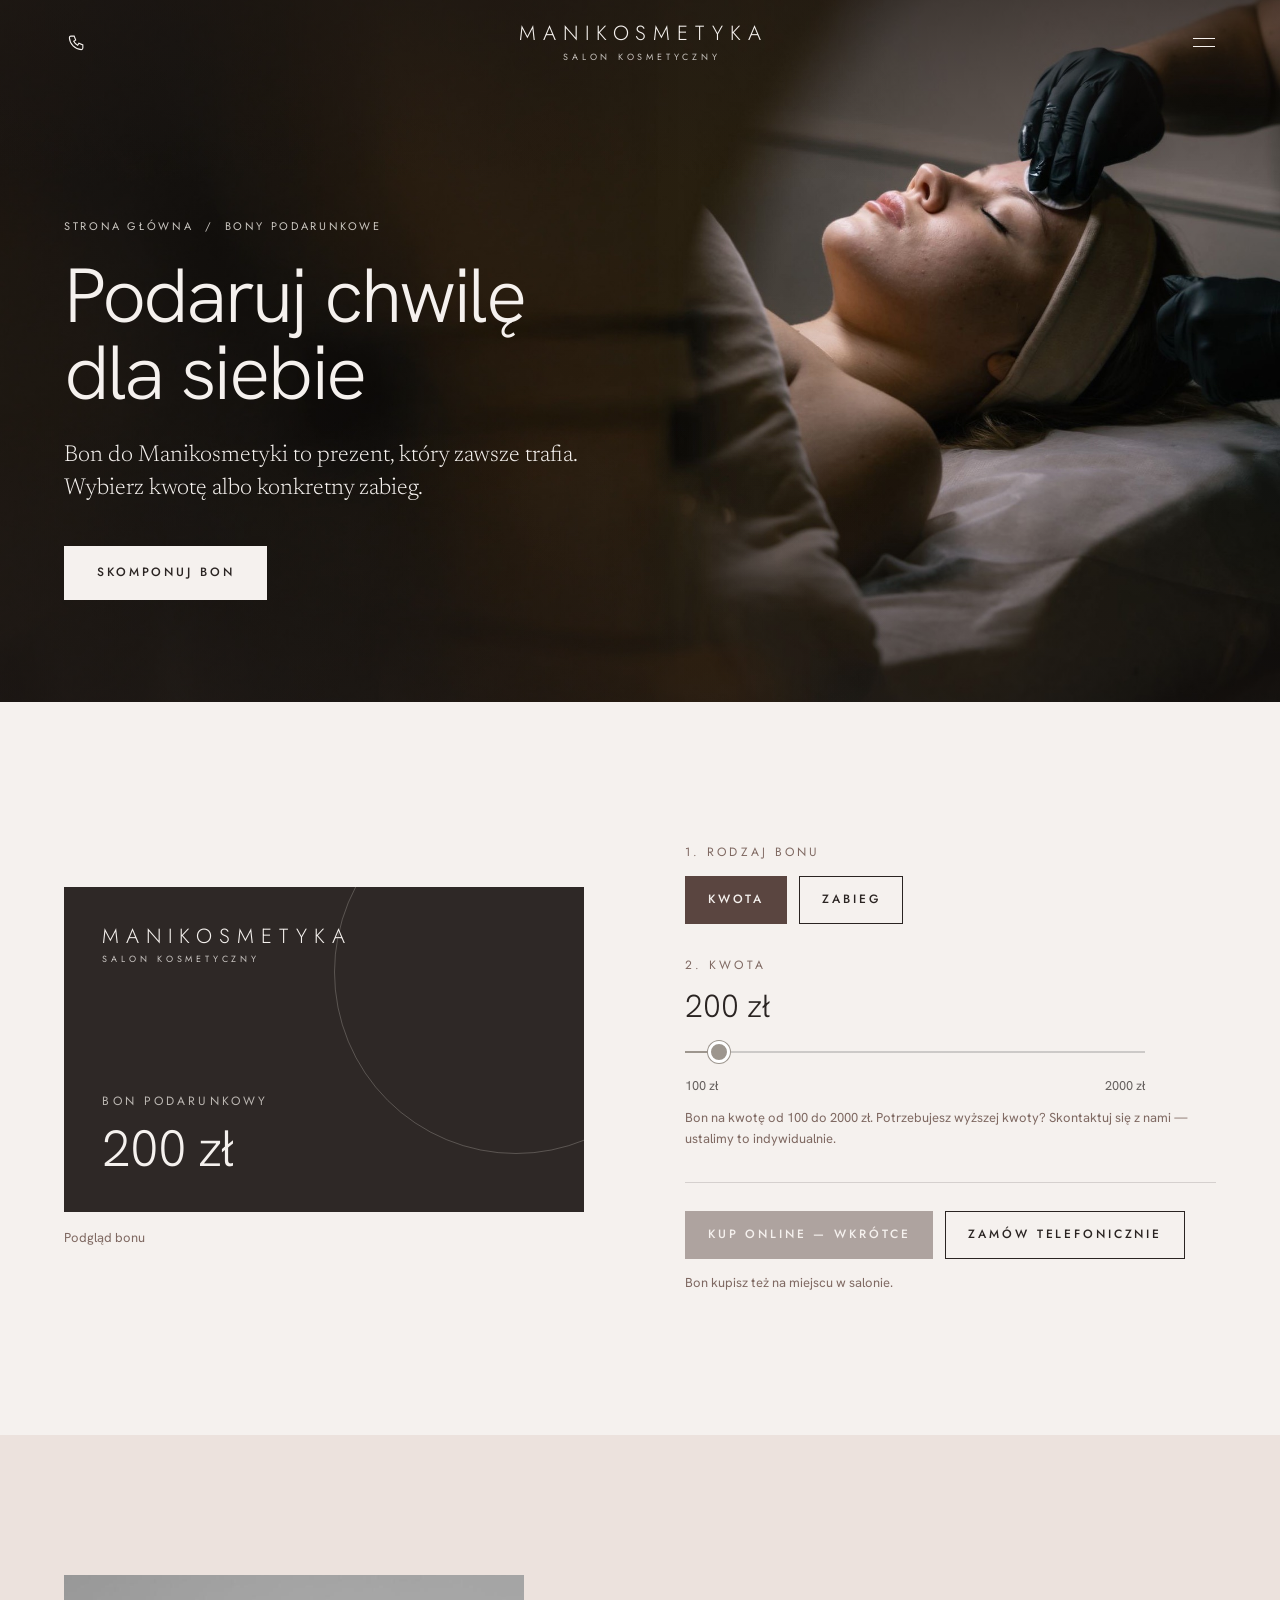
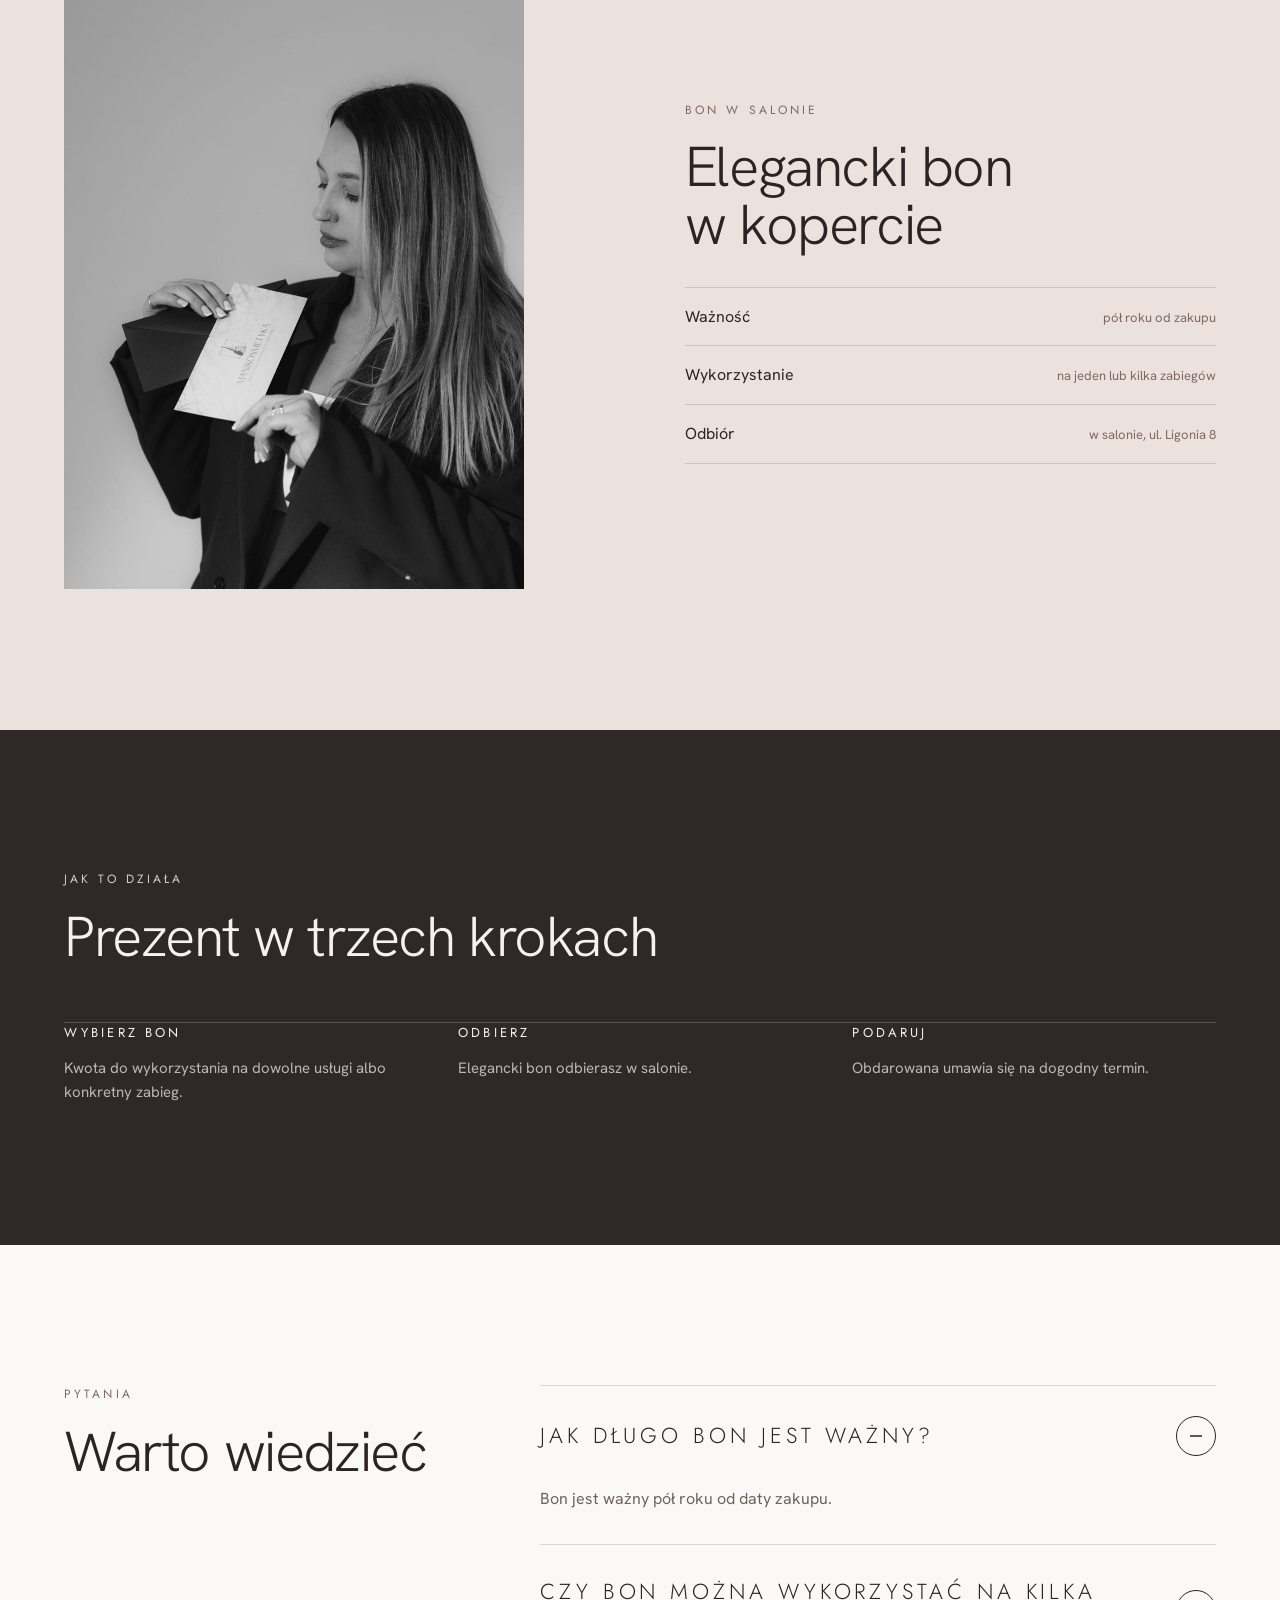
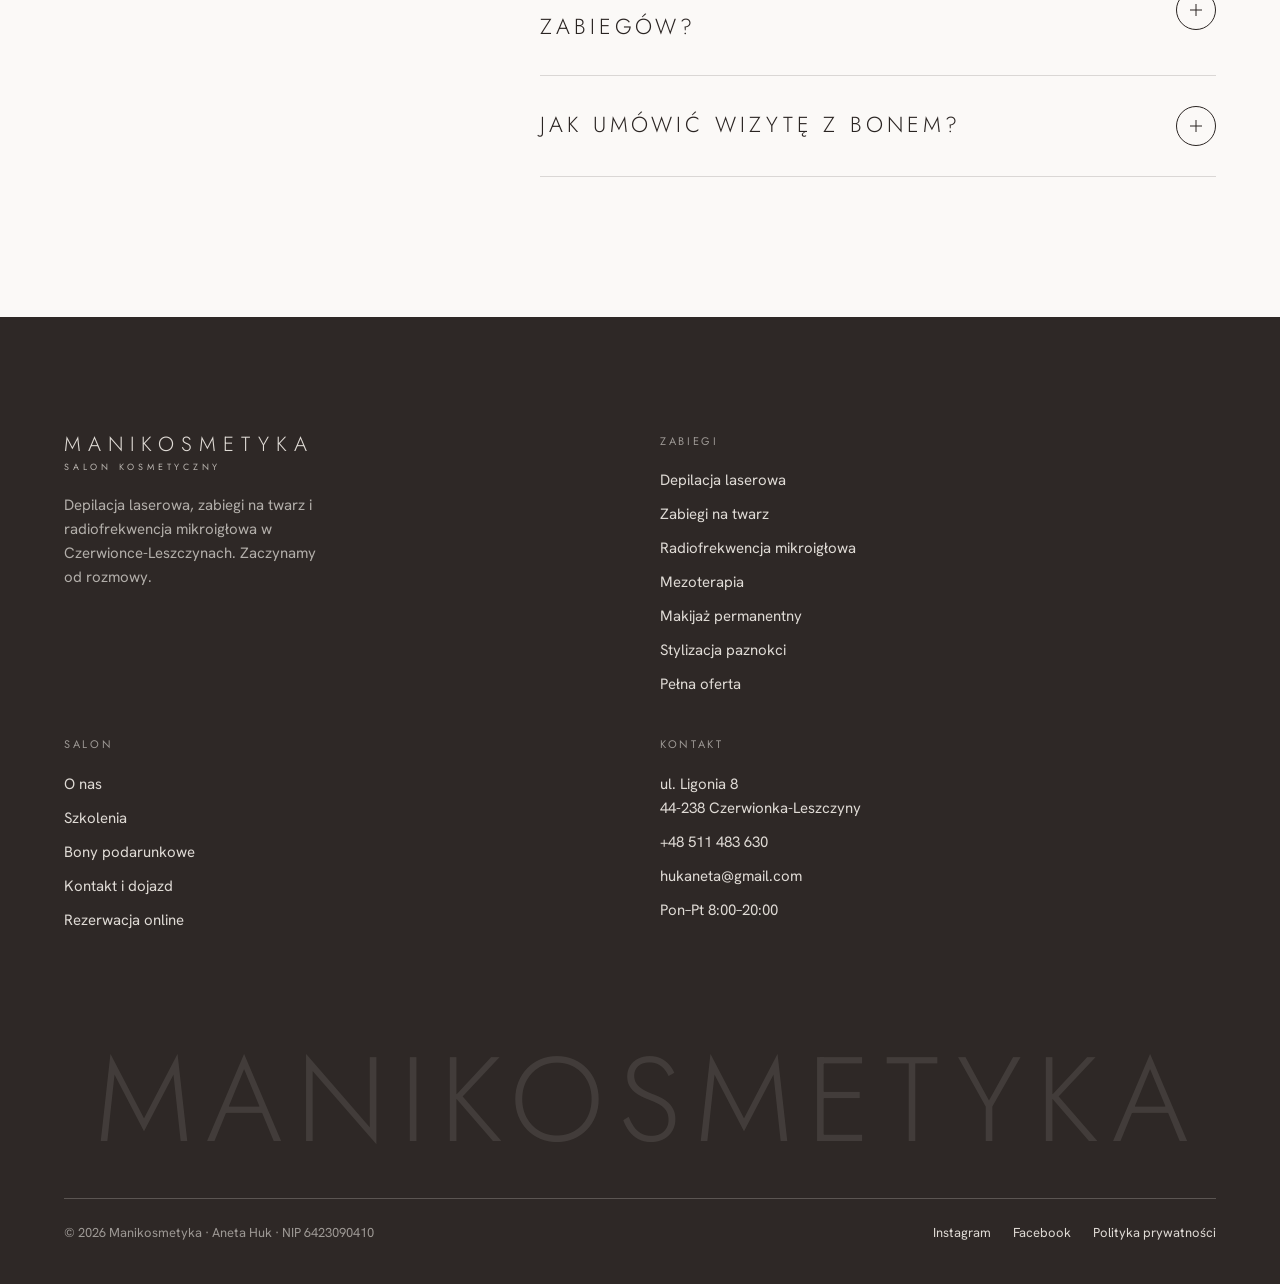
<file: bony-podarunkowe.html>
<!doctype html>
<html lang="pl">
<head>
<meta charset="utf-8">
<meta name="viewport" content="width=device-width, initial-scale=1, viewport-fit=cover">
<title>Bony podarunkowe — Manikosmetyka</title>
<meta name="description" content="Bony podarunkowe Manikosmetyka — na kwotę lub wybrany zabieg.">
<meta name="theme-color" content="#F8F4EE">
<link rel="icon" type="image/png" sizes="48x48" href="img/favicon-48.png">
<link rel="apple-touch-icon" href="img/apple-touch-icon.png">
<link rel="preload" href="fonts/hanken-grotesk-latin-300-normal.woff2" as="font" type="font/woff2" crossorigin>
<link rel="stylesheet" href="fonts.css">
<link rel="stylesheet" href="style.css">
</head>
<body>
<a class="skip" href="#tresc">Przejdź do treści</a>
<header class="header">
  <div class="wrap header-in">
    <nav class="nav-l" aria-label="Zabiegi"><a href="depilacja-laserowa.html">Depilacja laserowa</a><a href="zabiegi-na-twarz.html">Zabiegi na twarz</a><a href="radiofrekwencja-mikroiglowa.html">Radiofrekwencja</a></nav>
    <a class="call" href="tel:+48511483630" aria-label="Zadzwoń: +48 511 483 630"><svg viewBox="0 0 24 24" fill="none" stroke="currentColor" stroke-width="1.4" aria-hidden="true"><path d="M5 4h4l2 5-2.5 1.5a11 11 0 0 0 5 5L15 13l5 2v4a2 2 0 0 1-2 2A16 16 0 0 1 3 6a2 2 0 0 1 2-2"/></svg></a>
    <a class="logo" href="index.html" aria-label="Manikosmetyka — strona główna"><b>MANIKOSMETYKA</b><i>salon kosmetyczny</i></a>
    <nav class="nav-r" aria-label="Salon"><a href="oferta.html">Oferta</a><a href="o-nas.html">O nas</a><a href="szkolenia.html">Szkolenia</a><a href="bony-podarunkowe.html" aria-current="page">Bony</a><a href="kontakt.html">Kontakt</a><a class="btn btn-dark" href="https://booksy.com/pl-pl/106175_manikosmetyka_salon-kosmetyczny_12856_czerwionka-leszczyny" target="_blank" rel="noopener">Umów wizytę</a></nav>
    <button class="burger" type="button" aria-label="Otwórz menu" aria-expanded="false" aria-controls="menu"><span></span><span></span></button>
  </div>
</header>
<div class="menu" id="menu" aria-hidden="true">
  <nav aria-label="Menu"><a href="index.html">Strona główna</a><a href="depilacja-laserowa.html">Depilacja laserowa</a><a href="zabiegi-na-twarz.html">Zabiegi na twarz</a><a href="radiofrekwencja-mikroiglowa.html">Radiofrekwencja</a><a href="oferta.html">Oferta</a><a href="o-nas.html">O nas</a><a href="szkolenia.html">Szkolenia</a><a href="bony-podarunkowe.html" aria-current="page">Bony</a><a href="kontakt.html">Kontakt</a></nav>
  <div class="menu-foot">
    <a class="btn btn-dark" href="https://booksy.com/pl-pl/106175_manikosmetyka_salon-kosmetyczny_12856_czerwionka-leszczyny" target="_blank" rel="noopener">Umów wizytę</a>
    <a class="btn btn-line" href="tel:+48511483630">Zadzwoń · +48 511 483 630</a>
    <p>ul. Ligonia 8, Czerwionka-Leszczyny · pon–pt 8:00–20:00</p>
  </div>
</div>
<main id="tresc">
<section class="hero page-hero on-photo">
  <picture><img class="hero-bg" src="img/bon-hero.jpg" alt="Zabieg na twarz w salonie Manikosmetyka" style="--pos: 50% 45%; --pos-m: 78% 45%;" fetchpriority="high"></picture>
  <div class="wrap hero-in">
    <p class="crumbs"><a href="index.html">Strona główna</a> &nbsp;/&nbsp; Bony podarunkowe</p>
    <h1 class="h1" style="margin-top:22px">Podaruj chwilę dla siebie</h1>
    <p class="lead">Bon do Manikosmetyki to prezent, który zawsze trafia. Wybierz kwotę albo konkretny zabieg.</p>
    <div class="btns"><a class="btn btn-light" href="#bon">Skomponuj bon</a></div>
  </div>
</section>

<section class="section" id="bon" style="scroll-margin-top:var(--header-h)">
  <div class="wrap split">
    <div class="rv keep">
      <div class="voucher" aria-live="polite">
        <span class="logo"><b>MANIKOSMETYKA</b><i>salon kosmetyczny</i></span>
        <div><p class="label" style="color:rgba(248,244,238,.7)">Bon podarunkowy</p><p class="voucher-val" data-voucher-value style="margin:12px 0 0">200 zł</p></div>
      </div>
      <p class="note" style="margin-top:16px">Podgląd bonu</p>
    </div>
    <div class="cfg rv" data-voucher>
      <div><p class="label" style="margin-bottom:14px">1. Rodzaj bonu</p><div class="btns"><button class="btn btn-line" type="button" data-pick="type" data-val="amount" aria-pressed="true">Kwota</button><button class="btn btn-line" type="button" data-pick="type" data-val="treatment" aria-pressed="false">Zabieg</button></div></div>
      <div data-group="amount"><p class="label" style="margin-bottom:14px">2. Kwota</p><div class="amount-slider"><output class="amount-out" data-amount-out>200 zł</output><input type="range" min="100" max="2000" step="50" value="200" data-amount-range aria-label="Kwota bonu w złotych"><div class="amount-scale"><span>100 zł</span><span>2000 zł</span></div></div><p class="note" style="margin-top:12px">Bon na kwotę od 100 do 2000 zł. Potrzebujesz wyższej kwoty? Skontaktuj się z nami — ustalimy to indywidualnie.</p></div>
      <div data-group="treatment" hidden><p class="label" style="margin-bottom:14px">2. Zabieg</p><div class="btns"><button class="btn btn-line" type="button" data-pick="treatment" data-val="Depilacja laserowa" aria-pressed="false">Depilacja laserowa</button><button class="btn btn-line" type="button" data-pick="treatment" data-val="Radiofrekwencja mikroigłowa" aria-pressed="false">Radiofrekwencja mikroigłowa</button><button class="btn btn-line" type="button" data-pick="treatment" data-val="Mezoterapia" aria-pressed="false">Mezoterapia</button><button class="btn btn-line" type="button" data-pick="treatment" data-val="Laminacja brwi" aria-pressed="false">Laminacja brwi</button></div></div>
      <div style="border-top:1px solid var(--line);padding-top:28px">
        <div class="btns"><span class="btn btn-dark" role="link" aria-disabled="true">Kup online — wkrótce</span><a class="btn btn-line" href="tel:+48511483630">Zamów telefonicznie</a></div>
        <p class="note" style="margin-top:14px">Bon kupisz też na miejscu w salonie.</p>
      </div>
    </div>
  </div>
</section>

<section class="section bg-stone">
  <div class="wrap split">
    <img class="media r-34 rv" src="img/bon-podarunkowy.jpg" alt="Bon podarunkowy Manikosmetyki w eleganckiej kopercie" loading="lazy" style="max-width:460px">
    <div class="rv">
      <p class="label">Bon w salonie</p>
      <h2 class="h2" style="margin-top:18px">Elegancki bon w kopercie</h2>
      <ul class="lines" style="margin-top:32px"><li><span>Ważność</span><small>pół roku od zakupu</small></li><li><span>Wykorzystanie</span><small>na jeden lub kilka zabiegów</small></li><li><span>Odbiór</span><small>w salonie, ul. Ligonia 8</small></li></ul>
    </div>
  </div>
</section>

<section class="section bg-dark">
  <div class="wrap">
    <div class="rv"><p class="label">Jak to działa</p><h2 class="h2" style="margin-top:18px">Prezent w trzech krokach</h2></div>
    <div class="steps rv" style="margin-top:56px"><div class="grid-3"><div class="step"><h3>Wybierz bon</h3><p>Kwota do wykorzystania na dowolne usługi albo konkretny zabieg.</p></div><div class="step"><h3>Odbierz</h3><p>Elegancki bon odbierasz w salonie.</p></div><div class="step"><h3>Podaruj</h3><p>Obdarowana umawia się na dogodny termin.</p></div></div></div>
  </div>
</section>
<section class="section bg-paper">
  <div class="wrap acc-grid acc-faq">
    <div class="rv"><p class="label">Pytania</p><h2 class="h2" style="margin-top:18px">Warto wiedzieć</h2></div>
    <div class="acc rv"><details open><summary>Jak długo bon jest ważny?<span class="ico" aria-hidden="true"></span></summary><div class="acc-body"><p>Bon jest ważny pół roku od daty zakupu.</p></div></details><details><summary>Czy bon można wykorzystać na kilka zabiegów?<span class="ico" aria-hidden="true"></span></summary><div class="acc-body"><p>Tak, wartość bonu można wykorzystać na kilka zabiegów.</p></div></details><details><summary>Jak umówić wizytę z bonem?<span class="ico" aria-hidden="true"></span></summary><div class="acc-body"><p>Wystarczy zarezerwować termin online lub telefonicznie i pokazać bon w salonie.</p></div></details></div>
  </div>
</section>
</main>
<footer class="footer">
  <div class="wrap">
    <div class="footer-top">
      <div>
        <a class="logo" href="index.html"><b>MANIKOSMETYKA</b><i>salon kosmetyczny</i></a>
        <p>Depilacja laserowa, zabiegi na twarz i radiofrekwencja mikroigłowa w Czerwionce-Leszczynach. Zaczynamy od rozmowy.</p>
      </div>
      <div>
        <h4>Zabiegi</h4>
        <ul>
          <li><a href="depilacja-laserowa.html">Depilacja laserowa</a></li>
          <li><a href="zabiegi-na-twarz.html">Zabiegi na twarz</a></li>
          <li><a href="radiofrekwencja-mikroiglowa.html">Radiofrekwencja mikroigłowa</a></li>
          <li><a href="zabiegi-na-twarz.html">Mezoterapia</a></li>
          <li><a href="oferta.html#pmu">Makijaż permanentny</a></li>
          <li><a href="oferta.html#dlonie">Stylizacja paznokci</a></li>
          <li><a href="oferta.html">Pełna oferta</a></li>
        </ul>
      </div>
      <div>
        <h4>Salon</h4>
        <ul>
          <li><a href="o-nas.html">O nas</a></li>
          <li><a href="szkolenia.html">Szkolenia</a></li>
          <li><a href="bony-podarunkowe.html">Bony podarunkowe</a></li>
          <li><a href="kontakt.html">Kontakt i dojazd</a></li>
          <li><a href="https://booksy.com/pl-pl/106175_manikosmetyka_salon-kosmetyczny_12856_czerwionka-leszczyny" target="_blank" rel="noopener">Rezerwacja online</a></li>
        </ul>
      </div>
      <div>
        <h4>Kontakt</h4>
        <ul>
          <li><a href="https://www.google.com/maps/search/?api=1&amp;query=Ligonia+8+Czerwionka-Leszczyny" target="_blank" rel="noopener">ul. Ligonia 8<br>44-238 Czerwionka-Leszczyny</a></li>
          <li><a href="tel:+48511483630">+48 511 483 630</a></li>
          <li><a href="mailto:hukaneta@gmail.com">hukaneta@gmail.com</a></li>
          <li>Pon–Pt 8:00–20:00</li>
        </ul>
      </div>
    </div>
    <div class="footer-big" aria-hidden="true"><span>MANIKOSMETYKA</span></div>
    <div class="footer-bottom">
      <span>© 2026 Manikosmetyka · Aneta Huk · NIP 6423090410</span>
      <div><a href="https://www.instagram.com/manikosmetyka/" target="_blank" rel="noopener">Instagram</a><a href="https://www.facebook.com/ManiKosmetyka/" target="_blank" rel="noopener">Facebook</a><a href="#">Polityka prywatności</a></div>
    </div>
  </div>
</footer>
<div class="bookbar">
  <a class="btn btn-dark" href="https://booksy.com/pl-pl/106175_manikosmetyka_salon-kosmetyczny_12856_czerwionka-leszczyny" target="_blank" rel="noopener">Umów wizytę</a>
  <a class="btn btn-line" href="tel:+48511483630" aria-label="Zadzwoń"><svg viewBox="0 0 24 24" fill="none" stroke="currentColor" stroke-width="1.4" aria-hidden="true"><path d="M5 4h4l2 5-2.5 1.5a11 11 0 0 0 5 5L15 13l5 2v4a2 2 0 0 1-2 2A16 16 0 0 1 3 6a2 2 0 0 1 2-2"/></svg></a>
</div>
<script src="main.js"></script>
</body>
</html>
</file>
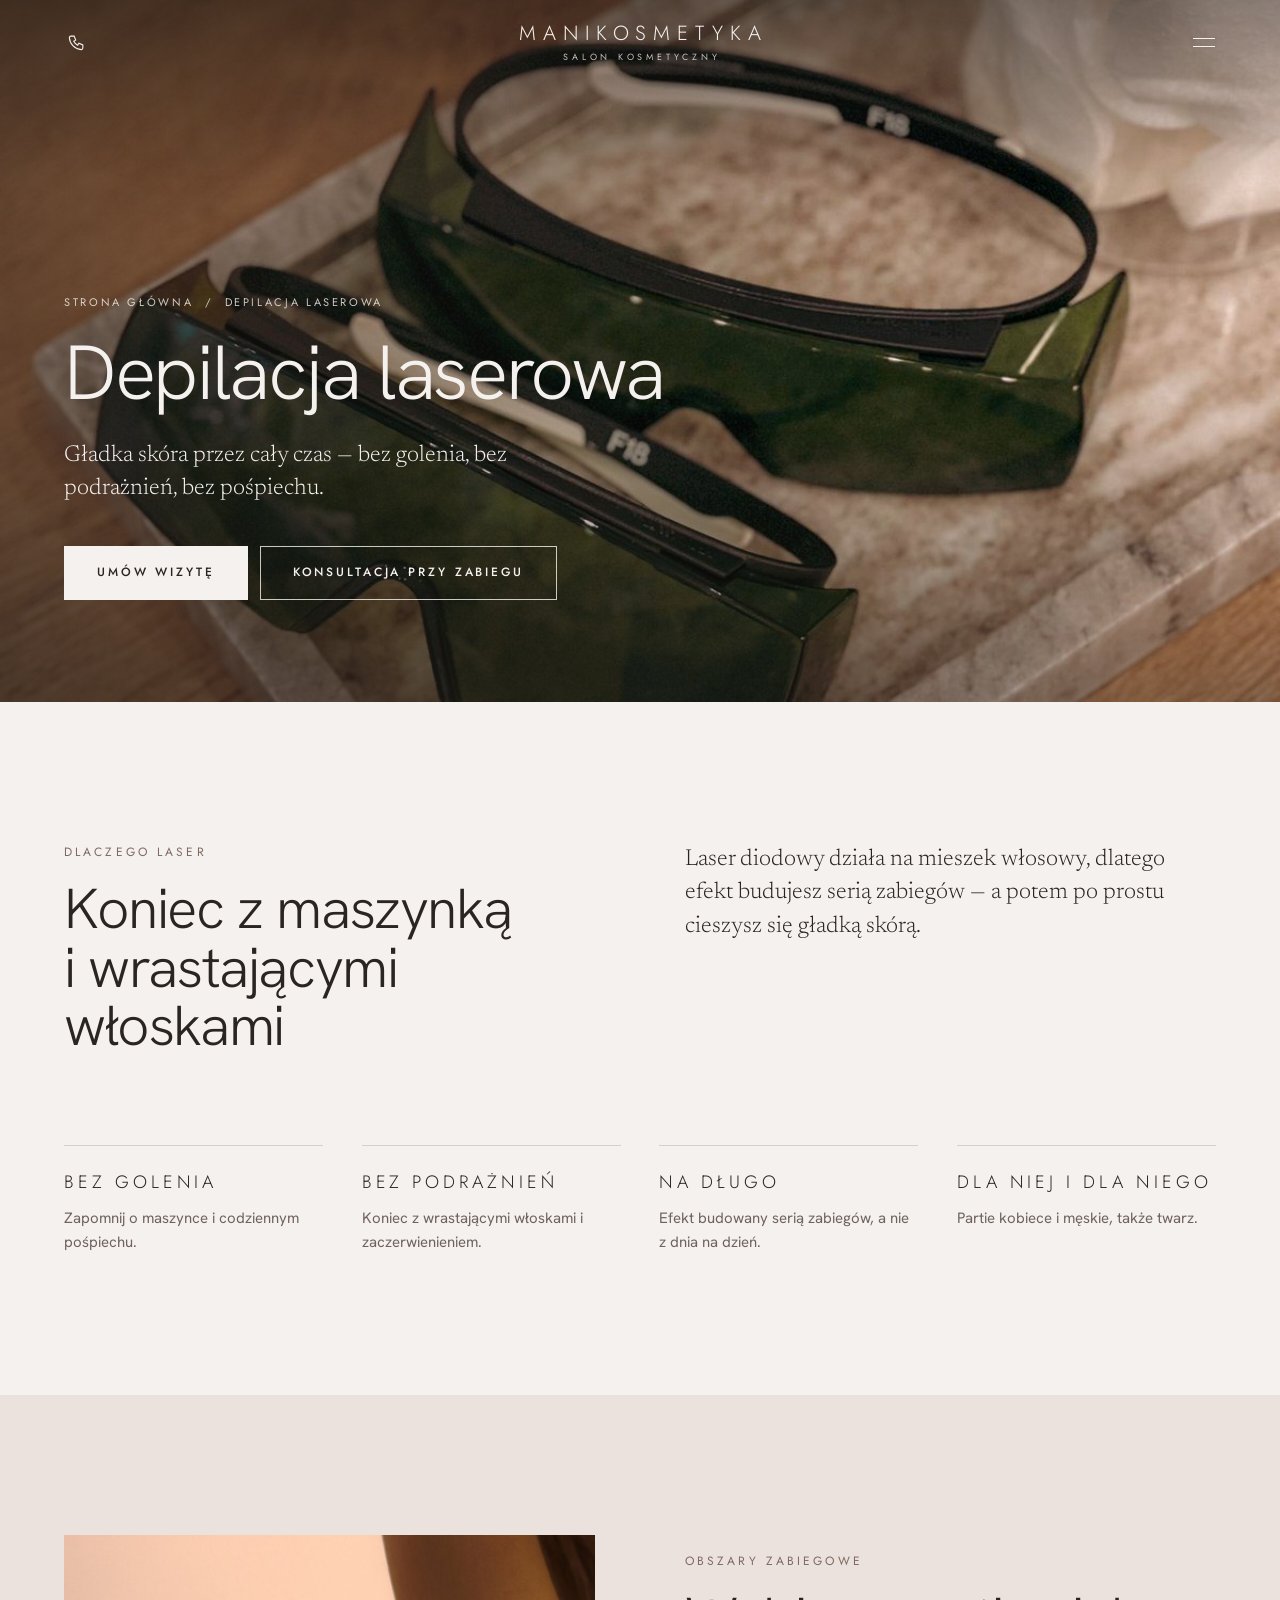
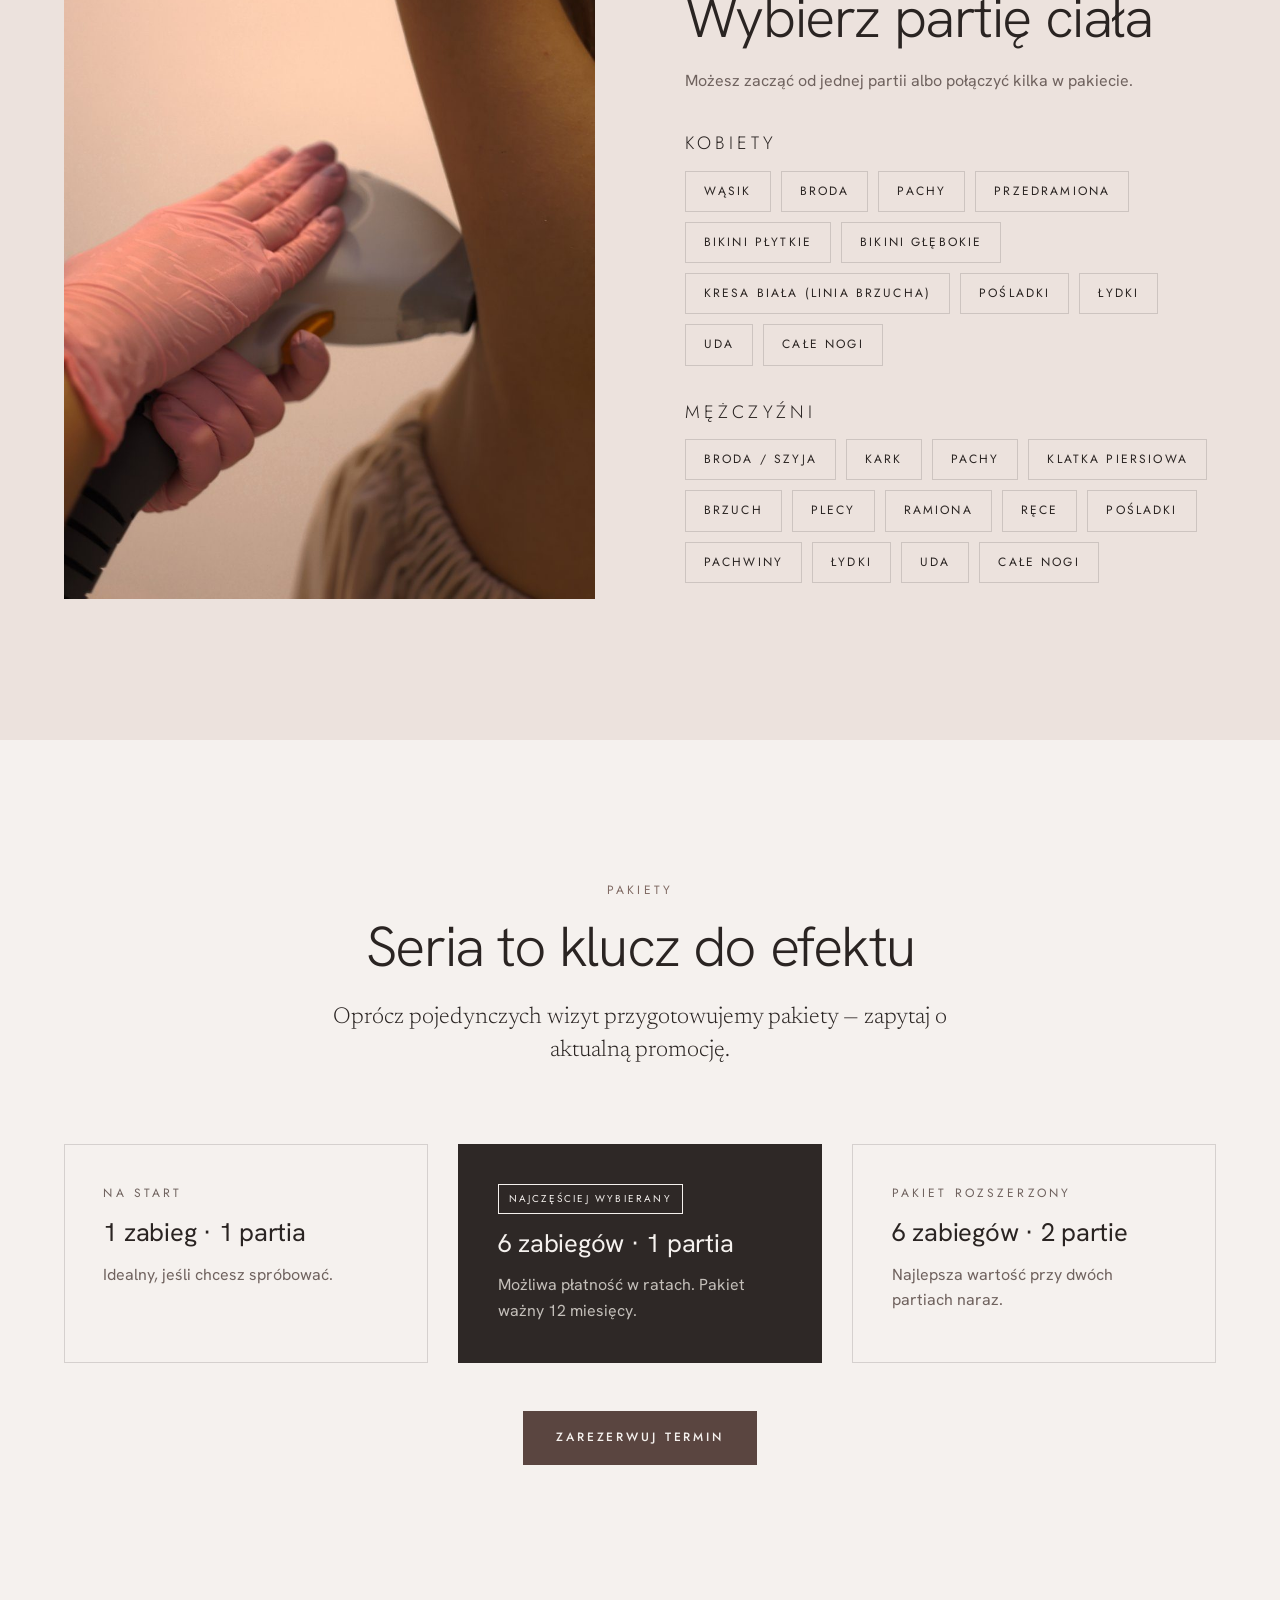
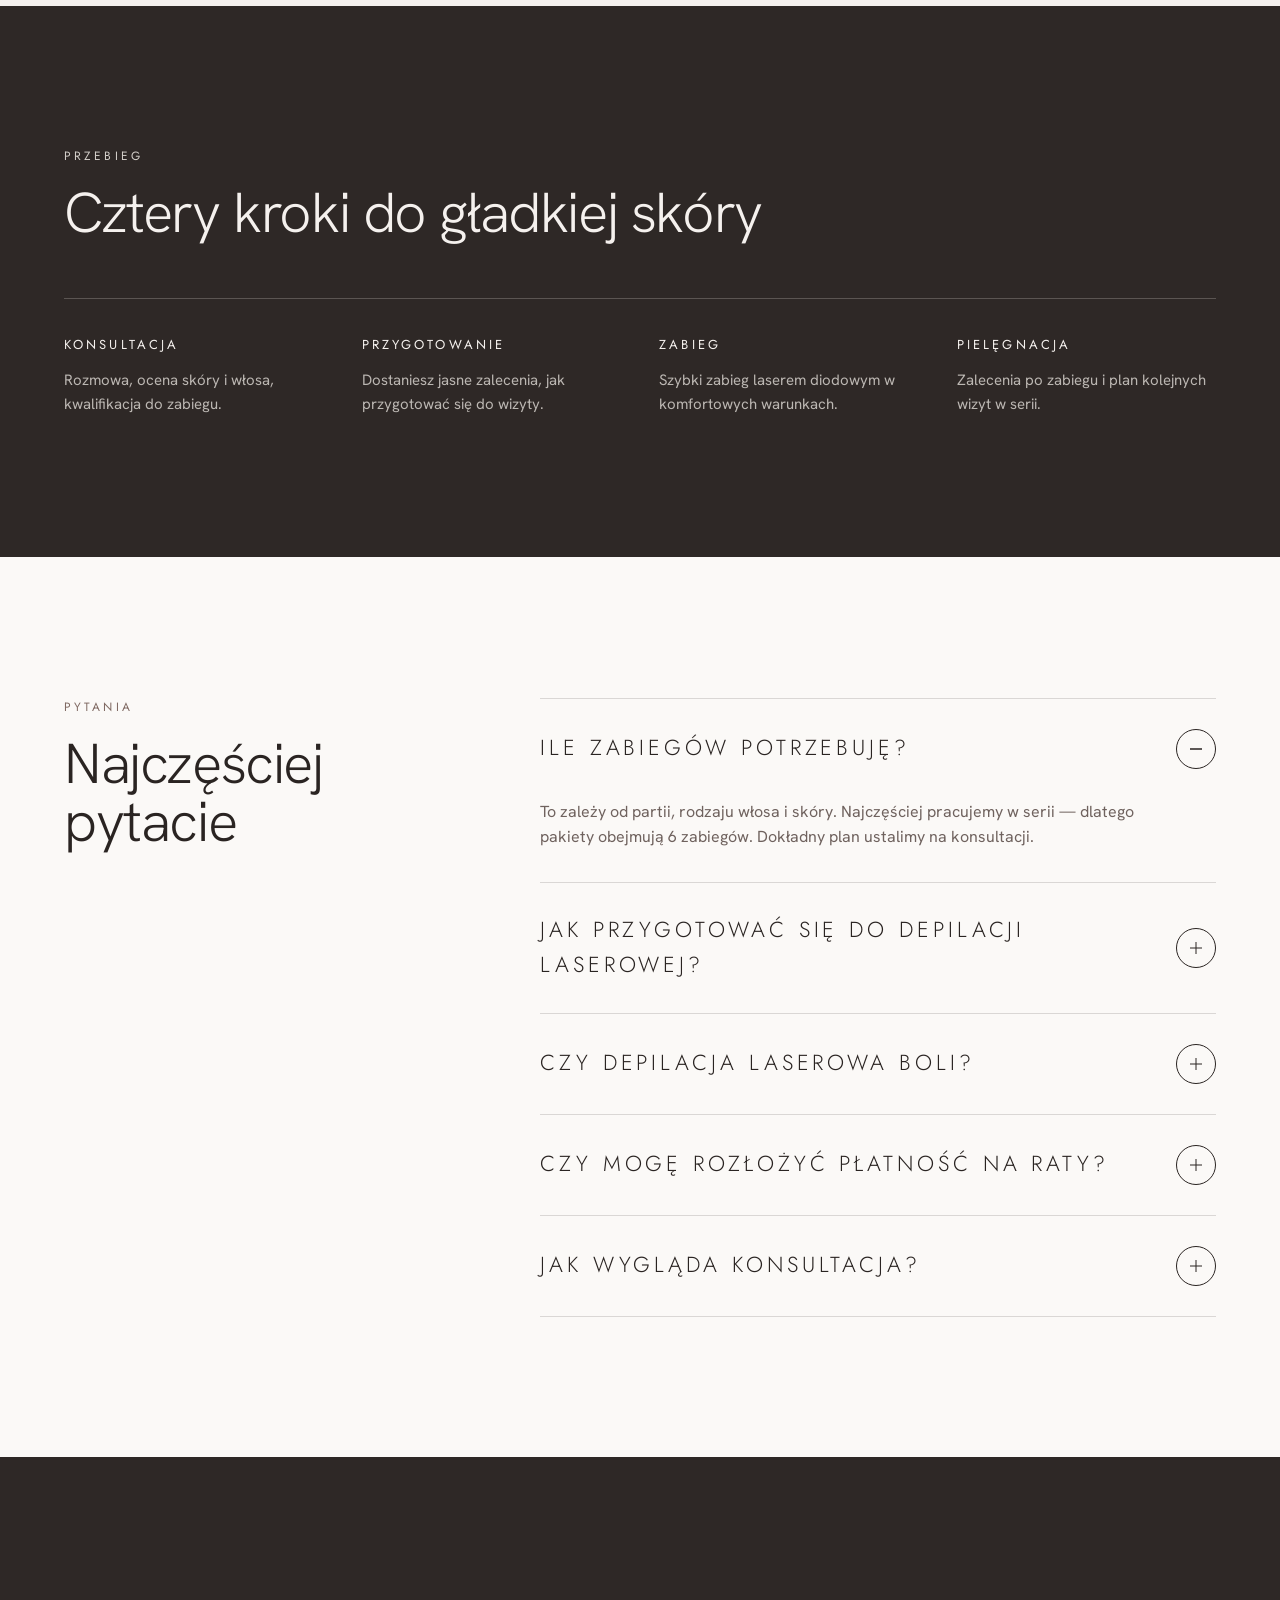
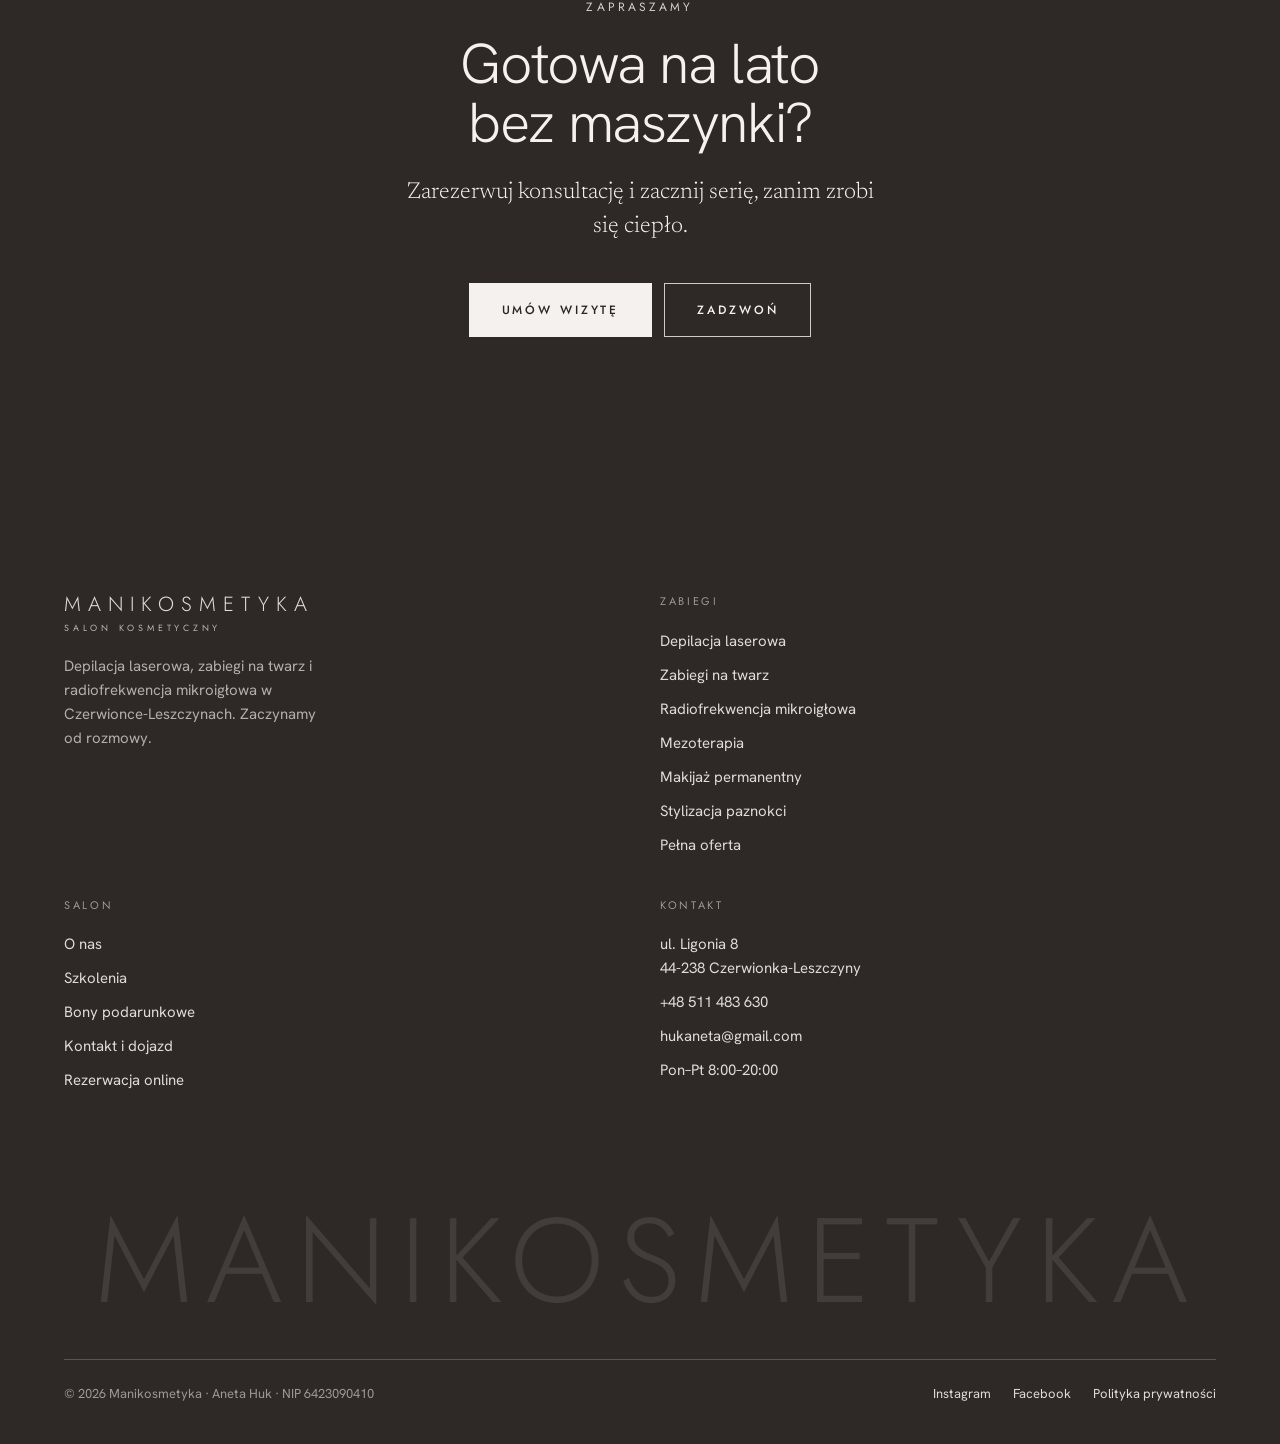
<file: depilacja-laserowa.html>
<!doctype html>
<html lang="pl">
<head>
<meta charset="utf-8">
<meta name="viewport" content="width=device-width, initial-scale=1, viewport-fit=cover">
<title>Depilacja laserowa — Manikosmetyka</title>
<meta name="description" content="Depilacja laserowa w Czerwionce-Leszczynach. Pojedyncze zabiegi i pakiety, konsultacja przy zabiegu.">
<meta name="theme-color" content="#F8F4EE">
<link rel="icon" type="image/png" sizes="48x48" href="img/favicon-48.png">
<link rel="apple-touch-icon" href="img/apple-touch-icon.png">
<link rel="preload" href="fonts/hanken-grotesk-latin-300-normal.woff2" as="font" type="font/woff2" crossorigin>
<link rel="stylesheet" href="fonts.css">
<link rel="stylesheet" href="style.css">
</head>
<body>
<a class="skip" href="#tresc">Przejdź do treści</a>
<header class="header">
  <div class="wrap header-in">
    <nav class="nav-l" aria-label="Zabiegi"><a href="depilacja-laserowa.html" aria-current="page">Depilacja laserowa</a><a href="zabiegi-na-twarz.html">Zabiegi na twarz</a><a href="radiofrekwencja-mikroiglowa.html">Radiofrekwencja</a></nav>
    <a class="call" href="tel:+48511483630" aria-label="Zadzwoń: +48 511 483 630"><svg viewBox="0 0 24 24" fill="none" stroke="currentColor" stroke-width="1.4" aria-hidden="true"><path d="M5 4h4l2 5-2.5 1.5a11 11 0 0 0 5 5L15 13l5 2v4a2 2 0 0 1-2 2A16 16 0 0 1 3 6a2 2 0 0 1 2-2"/></svg></a>
    <a class="logo" href="index.html" aria-label="Manikosmetyka — strona główna"><b>MANIKOSMETYKA</b><i>salon kosmetyczny</i></a>
    <nav class="nav-r" aria-label="Salon"><a href="oferta.html">Oferta</a><a href="o-nas.html">O nas</a><a href="szkolenia.html">Szkolenia</a><a href="bony-podarunkowe.html">Bony</a><a href="kontakt.html">Kontakt</a><a class="btn btn-dark" href="https://booksy.com/pl-pl/106175_manikosmetyka_salon-kosmetyczny_12856_czerwionka-leszczyny" target="_blank" rel="noopener">Umów wizytę</a></nav>
    <button class="burger" type="button" aria-label="Otwórz menu" aria-expanded="false" aria-controls="menu"><span></span><span></span></button>
  </div>
</header>
<div class="menu" id="menu" aria-hidden="true">
  <nav aria-label="Menu"><a href="index.html">Strona główna</a><a href="depilacja-laserowa.html" aria-current="page">Depilacja laserowa</a><a href="zabiegi-na-twarz.html">Zabiegi na twarz</a><a href="radiofrekwencja-mikroiglowa.html">Radiofrekwencja</a><a href="oferta.html">Oferta</a><a href="o-nas.html">O nas</a><a href="szkolenia.html">Szkolenia</a><a href="bony-podarunkowe.html">Bony</a><a href="kontakt.html">Kontakt</a></nav>
  <div class="menu-foot">
    <a class="btn btn-dark" href="https://booksy.com/pl-pl/106175_manikosmetyka_salon-kosmetyczny_12856_czerwionka-leszczyny" target="_blank" rel="noopener">Umów wizytę</a>
    <a class="btn btn-line" href="tel:+48511483630">Zadzwoń · +48 511 483 630</a>
    <p>ul. Ligonia 8, Czerwionka-Leszczyny · pon–pt 8:00–20:00</p>
  </div>
</div>
<main id="tresc">
<section class="hero page-hero on-photo">
  <picture><img class="hero-bg" src="img/laser-okulary-tacka.jpg" alt="Okulary ochronne do depilacji laserowej" style="--pos: 50% 45%;" fetchpriority="high"></picture>
  <div class="wrap hero-in">
    <p class="crumbs"><a href="index.html">Strona główna</a> &nbsp;/&nbsp; Depilacja laserowa</p>
    <h1 class="h1" style="margin-top:22px">Depilacja laserowa</h1>
    <p class="lead">Gładka skóra przez cały czas — bez golenia, bez podrażnień, bez pośpiechu.</p>
    <div class="btns"><a class="btn btn-light" href="https://booksy.com/pl-pl/106175_manikosmetyka_salon-kosmetyczny_12856_czerwionka-leszczyny" target="_blank" rel="noopener">Umów wizytę</a><a class="btn btn-ghost" href="https://booksy.com/pl-pl/106175_manikosmetyka_salon-kosmetyczny_12856_czerwionka-leszczyny" target="_blank" rel="noopener">Konsultacja przy zabiegu</a></div>
  </div>
</section>

<section class="section">
  <div class="wrap">
    <div class="split" style="align-items:start">
      <div class="rv"><p class="label">Dlaczego laser</p><h2 class="h2" style="margin-top:18px">Koniec z maszynką i&nbsp;wrastającymi włoskami</h2></div>
      <p class="lead rv">Laser diodowy działa na mieszek włosowy, dlatego efekt budujesz serią zabiegów — a potem po prostu cieszysz się gładką skórą.</p>
    </div>
    <div class="grid-4" style="margin-top: clamp(56px, 7vw, 96px)">
      <div class="feat rv"><h3 class="caps caps-md">Bez golenia</h3><p>Zapomnij o maszynce i codziennym pośpiechu.</p></div>
      <div class="feat rv"><h3 class="caps caps-md">Bez podrażnień</h3><p>Koniec z wrastającymi włoskami i zaczerwienieniem.</p></div>
      <div class="feat rv"><h3 class="caps caps-md">Na długo</h3><p>Efekt budowany serią zabiegów, a nie z dnia na dzień.</p></div>
      <div class="feat rv"><h3 class="caps caps-md">Dla niej i dla niego</h3><p>Partie kobiece i męskie, także twarz.</p></div>
    </div>
  </div>
</section>

<section class="section bg-stone">
  <div class="wrap split">
    <img class="media r-45 rv" src="img/laser-pacha.jpg" alt="Depilacja laserowa pach" loading="lazy">
    <div class="rv">
      <p class="label">Obszary zabiegowe</p>
      <h2 class="h2" style="margin-top:18px">Wybierz partię ciała</h2>
      <p class="body" style="margin-top:20px">Możesz zacząć od jednej partii albo połączyć kilka w pakiecie.</p>
      <h3 class="caps caps-md" style="margin:40px 0 16px">Kobiety</h3>
      <ul class="tags"><li>Wąsik</li><li>Broda</li><li>Pachy</li><li>Przedramiona</li><li>Bikini płytkie</li><li>Bikini głębokie</li><li>Kresa biała (linia brzucha)</li><li>Pośladki</li><li>Łydki</li><li>Uda</li><li>Całe nogi</li></ul>
      <h3 class="caps caps-md" style="margin:36px 0 16px">Mężczyźni</h3>
      <ul class="tags"><li>Broda / szyja</li><li>Kark</li><li>Pachy</li><li>Klatka piersiowa</li><li>Brzuch</li><li>Plecy</li><li>Ramiona</li><li>Ręce</li><li>Pośladki</li><li>Pachwiny</li><li>Łydki</li><li>Uda</li><li>Całe nogi</li></ul>
    </div>
  </div>
</section>

<section class="section">
  <div class="wrap">
    <div class="center rv" style="max-width:720px;margin:0 auto clamp(48px,6vw,80px)">
      <p class="label">Pakiety</p>
      <h2 class="h2" style="margin-top:18px">Seria to klucz do efektu</h2>
      <p class="lead" style="margin-top:24px">Oprócz pojedynczych wizyt przygotowujemy pakiety — zapytaj o aktualną promocję.</p>
    </div>
    <div class="grid-3">
      <div class="box rv"><p class="label">Na start</p><h3 class="h3">1 zabieg · 1 partia</h3><p>Idealny, jeśli chcesz spróbować.</p></div>
      <div class="box is-dark rv"><span class="tag">Najczęściej wybierany</span><h3 class="h3">6 zabiegów · 1 partia</h3><p>Możliwa płatność w ratach. Pakiet ważny 12 miesięcy.</p></div>
      <div class="box rv"><p class="label">Pakiet rozszerzony</p><h3 class="h3">6 zabiegów · 2 partie</h3><p>Najlepsza wartość przy dwóch partiach naraz.</p></div>
    </div>
    <div class="btns rv" style="justify-content:center;margin-top:48px"><a class="btn btn-dark" href="https://booksy.com/pl-pl/106175_manikosmetyka_salon-kosmetyczny_12856_czerwionka-leszczyny" target="_blank" rel="noopener">Zarezerwuj termin</a></div>
  </div>
</section>

<section class="section bg-dark">
  <div class="wrap">
    <div class="rv" style="max-width:720px"><p class="label">Przebieg</p><h2 class="h2" style="margin-top:18px">Cztery kroki do gładkiej skóry</h2></div>
    <div class="steps rv" style="margin-top:56px"><div class="grid-4"><div class="step"><h3>Konsultacja</h3><p>Rozmowa, ocena skóry i włosa, kwalifikacja do zabiegu.</p></div><div class="step"><h3>Przygotowanie</h3><p>Dostaniesz jasne zalecenia, jak przygotować się do wizyty.</p></div><div class="step"><h3>Zabieg</h3><p>Szybki zabieg laserem diodowym w komfortowych warunkach.</p></div><div class="step"><h3>Pielęgnacja</h3><p>Zalecenia po zabiegu i plan kolejnych wizyt w serii.</p></div></div></div>
  </div>
</section>
<section class="section bg-paper">
  <div class="wrap acc-grid acc-faq">
    <div class="rv"><p class="label">Pytania</p><h2 class="h2" style="margin-top:18px">Najczęściej pytacie</h2></div>
    <div class="acc rv"><details open><summary>Ile zabiegów potrzebuję?<span class="ico" aria-hidden="true"></span></summary><div class="acc-body"><p>To zależy od partii, rodzaju włosa i skóry. Najczęściej pracujemy w serii — dlatego pakiety obejmują 6 zabiegów. Dokładny plan ustalimy na konsultacji.</p></div></details><details><summary>Jak przygotować się do depilacji laserowej?<span class="ico" aria-hidden="true"></span></summary><div class="acc-body"><p>Najpóźniej dzień przed zabiegiem należy dokładnie ogolić maszynką obszar poddawany depilacji, najlepiej na zero. Im gładsza skóra, tym większy komfort podczas zabiegu. Skóra powinna być czysta, sucha, bez balsamów i innych kosmetyków.</p></div></details><details><summary>Czy depilacja laserowa boli?<span class="ico" aria-hidden="true"></span></summary><div class="acc-body"><p>Zabieg jest odczuwalny, ale zazwyczaj nie jest bolesny. Dzięki chłodzącej głowicy i pracy na żelu dyskomfort jest znacznie mniejszy. Odczucia są indywidualne, jednak większość osób dobrze toleruje zabieg.</p></div></details><details><summary>Czy mogę rozłożyć płatność na raty?<span class="ico" aria-hidden="true"></span></summary><div class="acc-body"><p>Tak, przy pakietach możliwa jest płatność w ratach. Zapytaj o szczegóły przy rezerwacji.</p></div></details><details><summary>Jak wygląda konsultacja?<span class="ico" aria-hidden="true"></span></summary><div class="acc-body"><p>Konsultację łączymy z zabiegiem: oceniamy skórę i włos, omawiamy plan serii i dobieramy parametry lasera.</p></div></details></div>
  </div>
</section>
<section class="section bg-dark cta center">
  <div class="wrap rv">
    <p class="label">Zapraszamy</p>
    <h2 class="h2">Gotowa na lato bez maszynki?</h2>
    <p class="lead">Zarezerwuj konsultację i zacznij serię, zanim zrobi się ciepło.</p>
    <div class="btns"><a class="btn btn-light" href="https://booksy.com/pl-pl/106175_manikosmetyka_salon-kosmetyczny_12856_czerwionka-leszczyny" target="_blank" rel="noopener">Umów wizytę</a><a class="btn btn-ghost" href="tel:+48511483630">Zadzwoń</a></div>
  </div>
</section>
</main>
<footer class="footer">
  <div class="wrap">
    <div class="footer-top">
      <div>
        <a class="logo" href="index.html"><b>MANIKOSMETYKA</b><i>salon kosmetyczny</i></a>
        <p>Depilacja laserowa, zabiegi na twarz i radiofrekwencja mikroigłowa w Czerwionce-Leszczynach. Zaczynamy od rozmowy.</p>
      </div>
      <div>
        <h4>Zabiegi</h4>
        <ul>
          <li><a href="depilacja-laserowa.html">Depilacja laserowa</a></li>
          <li><a href="zabiegi-na-twarz.html">Zabiegi na twarz</a></li>
          <li><a href="radiofrekwencja-mikroiglowa.html">Radiofrekwencja mikroigłowa</a></li>
          <li><a href="zabiegi-na-twarz.html">Mezoterapia</a></li>
          <li><a href="oferta.html#pmu">Makijaż permanentny</a></li>
          <li><a href="oferta.html#dlonie">Stylizacja paznokci</a></li>
          <li><a href="oferta.html">Pełna oferta</a></li>
        </ul>
      </div>
      <div>
        <h4>Salon</h4>
        <ul>
          <li><a href="o-nas.html">O nas</a></li>
          <li><a href="szkolenia.html">Szkolenia</a></li>
          <li><a href="bony-podarunkowe.html">Bony podarunkowe</a></li>
          <li><a href="kontakt.html">Kontakt i dojazd</a></li>
          <li><a href="https://booksy.com/pl-pl/106175_manikosmetyka_salon-kosmetyczny_12856_czerwionka-leszczyny" target="_blank" rel="noopener">Rezerwacja online</a></li>
        </ul>
      </div>
      <div>
        <h4>Kontakt</h4>
        <ul>
          <li><a href="https://www.google.com/maps/search/?api=1&amp;query=Ligonia+8+Czerwionka-Leszczyny" target="_blank" rel="noopener">ul. Ligonia 8<br>44-238 Czerwionka-Leszczyny</a></li>
          <li><a href="tel:+48511483630">+48 511 483 630</a></li>
          <li><a href="mailto:hukaneta@gmail.com">hukaneta@gmail.com</a></li>
          <li>Pon–Pt 8:00–20:00</li>
        </ul>
      </div>
    </div>
    <div class="footer-big" aria-hidden="true"><span>MANIKOSMETYKA</span></div>
    <div class="footer-bottom">
      <span>© 2026 Manikosmetyka · Aneta Huk · NIP 6423090410</span>
      <div><a href="https://www.instagram.com/manikosmetyka/" target="_blank" rel="noopener">Instagram</a><a href="https://www.facebook.com/ManiKosmetyka/" target="_blank" rel="noopener">Facebook</a><a href="#">Polityka prywatności</a></div>
    </div>
  </div>
</footer>
<div class="bookbar">
  <a class="btn btn-dark" href="https://booksy.com/pl-pl/106175_manikosmetyka_salon-kosmetyczny_12856_czerwionka-leszczyny" target="_blank" rel="noopener">Umów wizytę</a>
  <a class="btn btn-line" href="tel:+48511483630" aria-label="Zadzwoń"><svg viewBox="0 0 24 24" fill="none" stroke="currentColor" stroke-width="1.4" aria-hidden="true"><path d="M5 4h4l2 5-2.5 1.5a11 11 0 0 0 5 5L15 13l5 2v4a2 2 0 0 1-2 2A16 16 0 0 1 3 6a2 2 0 0 1 2-2"/></svg></a>
</div>
<script src="main.js"></script>
</body>
</html>
</file>
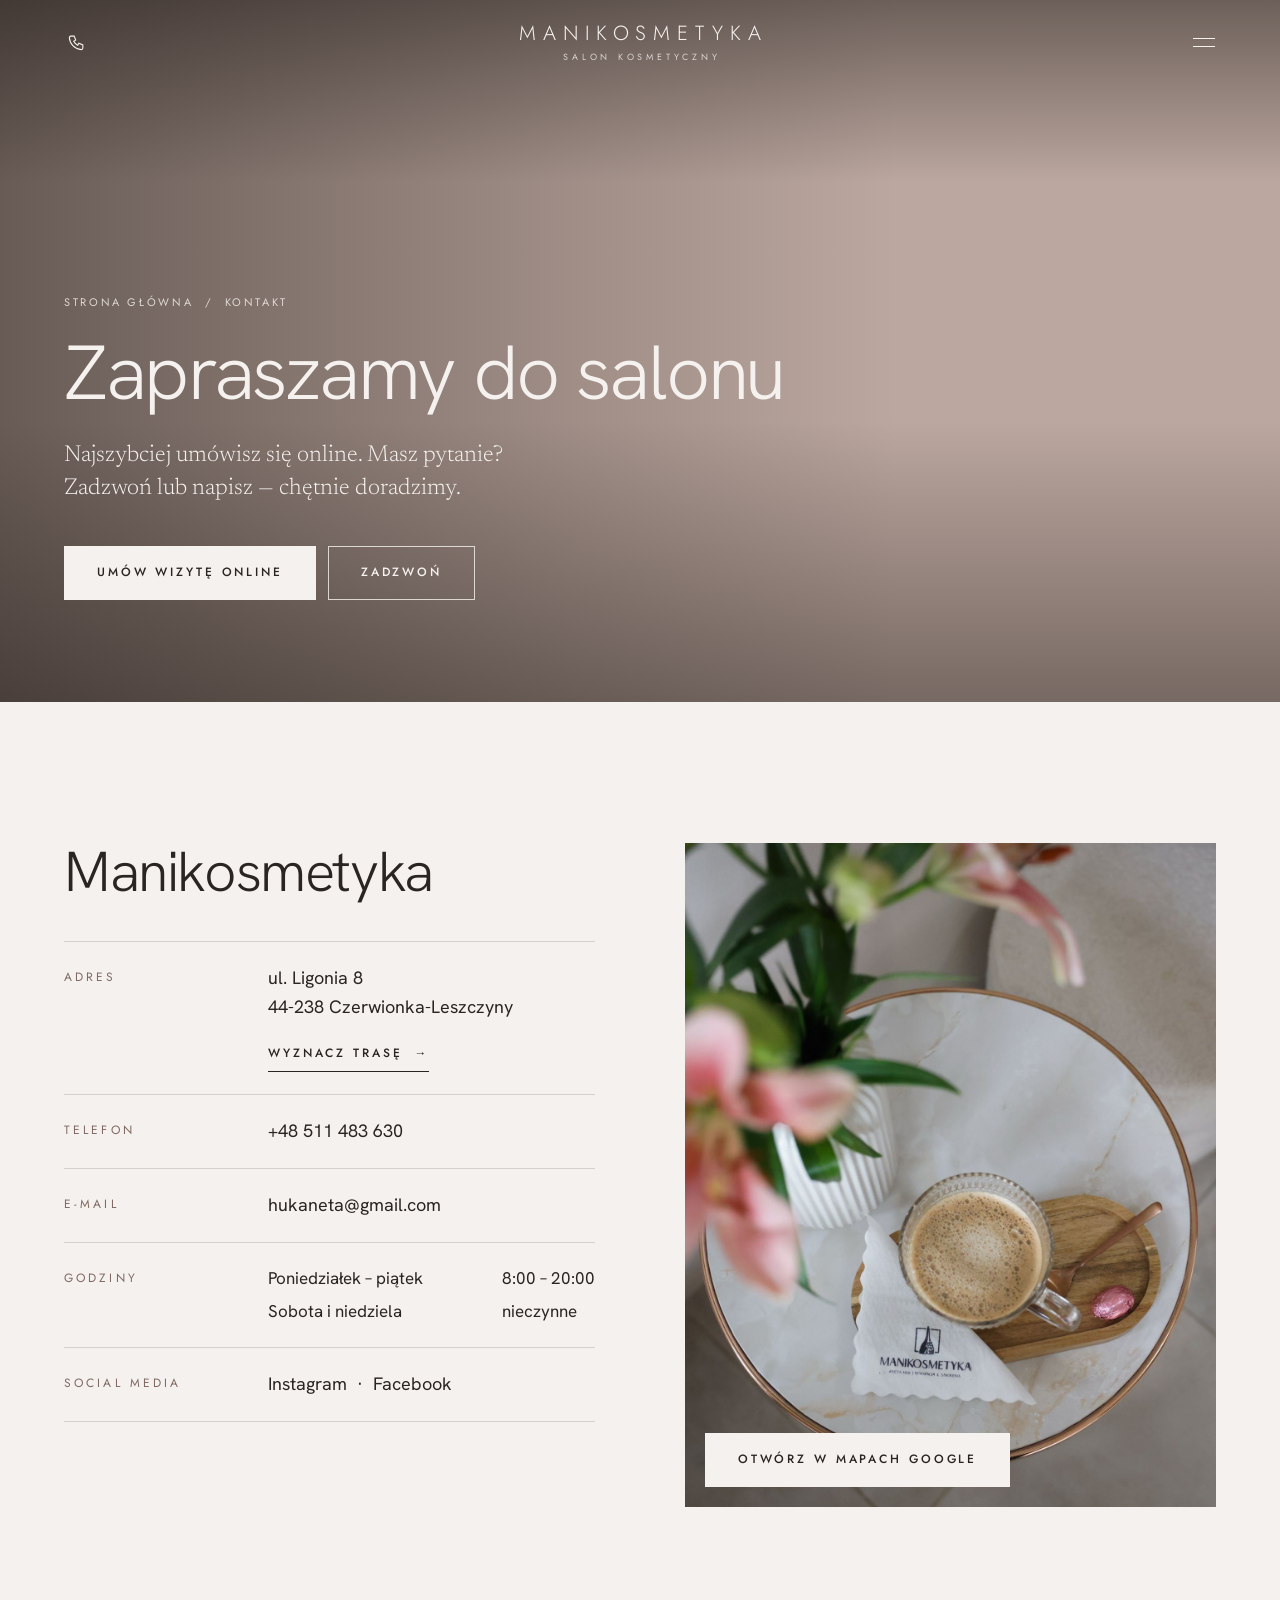
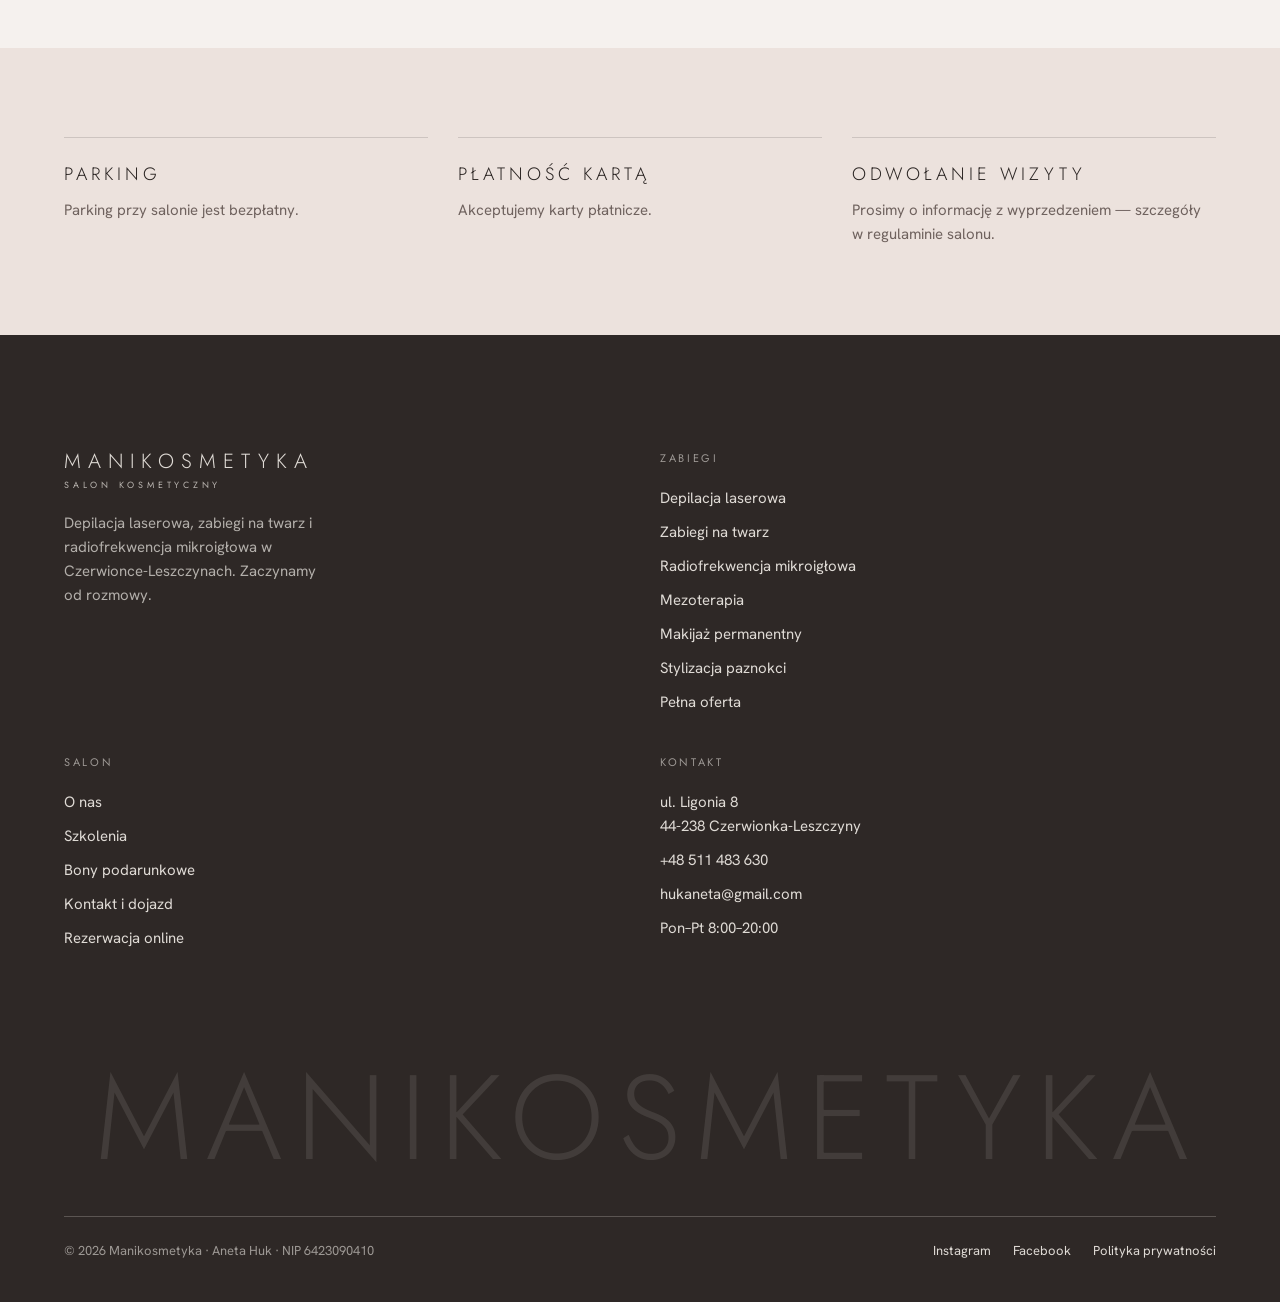
<file: kontakt.html>
<!doctype html>
<html lang="pl">
<head>
<meta charset="utf-8">
<meta name="viewport" content="width=device-width, initial-scale=1, viewport-fit=cover">
<title>Kontakt — Manikosmetyka</title>
<meta name="description" content="Kontakt: ul. Ligonia 8, 44-238 Czerwionka-Leszczyny, tel. +48 511 483 630. Pon–Pt 8:00–20:00.">
<meta name="theme-color" content="#F8F4EE">
<link rel="icon" type="image/png" sizes="48x48" href="img/favicon-48.png">
<link rel="apple-touch-icon" href="img/apple-touch-icon.png">
<link rel="preload" href="fonts/hanken-grotesk-latin-300-normal.woff2" as="font" type="font/woff2" crossorigin>
<link rel="stylesheet" href="fonts.css">
<link rel="stylesheet" href="style.css">
</head>
<body>
<a class="skip" href="#tresc">Przejdź do treści</a>
<header class="header">
  <div class="wrap header-in">
    <nav class="nav-l" aria-label="Zabiegi"><a href="depilacja-laserowa.html">Depilacja laserowa</a><a href="zabiegi-na-twarz.html">Zabiegi na twarz</a><a href="radiofrekwencja-mikroiglowa.html">Radiofrekwencja</a></nav>
    <a class="call" href="tel:+48511483630" aria-label="Zadzwoń: +48 511 483 630"><svg viewBox="0 0 24 24" fill="none" stroke="currentColor" stroke-width="1.4" aria-hidden="true"><path d="M5 4h4l2 5-2.5 1.5a11 11 0 0 0 5 5L15 13l5 2v4a2 2 0 0 1-2 2A16 16 0 0 1 3 6a2 2 0 0 1 2-2"/></svg></a>
    <a class="logo" href="index.html" aria-label="Manikosmetyka — strona główna"><b>MANIKOSMETYKA</b><i>salon kosmetyczny</i></a>
    <nav class="nav-r" aria-label="Salon"><a href="oferta.html">Oferta</a><a href="o-nas.html">O nas</a><a href="szkolenia.html">Szkolenia</a><a href="bony-podarunkowe.html">Bony</a><a href="kontakt.html" aria-current="page">Kontakt</a><a class="btn btn-dark" href="https://booksy.com/pl-pl/106175_manikosmetyka_salon-kosmetyczny_12856_czerwionka-leszczyny" target="_blank" rel="noopener">Umów wizytę</a></nav>
    <button class="burger" type="button" aria-label="Otwórz menu" aria-expanded="false" aria-controls="menu"><span></span><span></span></button>
  </div>
</header>
<div class="menu" id="menu" aria-hidden="true">
  <nav aria-label="Menu"><a href="index.html">Strona główna</a><a href="depilacja-laserowa.html">Depilacja laserowa</a><a href="zabiegi-na-twarz.html">Zabiegi na twarz</a><a href="radiofrekwencja-mikroiglowa.html">Radiofrekwencja</a><a href="oferta.html">Oferta</a><a href="o-nas.html">O nas</a><a href="szkolenia.html">Szkolenia</a><a href="bony-podarunkowe.html">Bony</a><a href="kontakt.html" aria-current="page">Kontakt</a></nav>
  <div class="menu-foot">
    <a class="btn btn-dark" href="https://booksy.com/pl-pl/106175_manikosmetyka_salon-kosmetyczny_12856_czerwionka-leszczyny" target="_blank" rel="noopener">Umów wizytę</a>
    <a class="btn btn-line" href="tel:+48511483630">Zadzwoń · +48 511 483 630</a>
    <p>ul. Ligonia 8, Czerwionka-Leszczyny · pon–pt 8:00–20:00</p>
  </div>
</div>
<main id="tresc">
<section class="hero page-hero on-photo hero-portrait">
  <picture><source media="(max-width: 900px), (max-aspect-ratio: 1/1)" srcset="img/kontakt-zespol-m.jpg"><img class="hero-bg" src="img/kontakt-zespol.jpg" alt="Aneta i Kamila z salonu Manikosmetyka" style="--pos: 50% 30%; --pos-m: 50% 0%;" fetchpriority="high"></picture>
  <div class="wrap hero-in">
    <p class="crumbs"><a href="index.html">Strona główna</a> &nbsp;/&nbsp; Kontakt</p>
    <h1 class="h1" style="margin-top:22px">Zapraszamy do salonu</h1>
    <p class="lead">Najszybciej umówisz się online. Masz pytanie? Zadzwoń lub napisz — chętnie doradzimy.</p>
    <div class="btns"><a class="btn btn-light" href="https://booksy.com/pl-pl/106175_manikosmetyka_salon-kosmetyczny_12856_czerwionka-leszczyny" target="_blank" rel="noopener">Umów wizytę online</a><a class="btn btn-ghost" href="tel:+48511483630">Zadzwoń</a></div>
  </div>
</section>

<section class="section">
  <div class="wrap split" style="align-items:start">
    <div class="rv">
      <h2 class="h2">Manikosmetyka</h2>
      <div class="info" style="margin-top:40px">
        <div class="info-row"><span class="label">Adres</span><div><p>ul. Ligonia 8<br>44-238 Czerwionka-Leszczyny</p><a class="link" href="https://www.google.com/maps/search/?api=1&amp;query=Ligonia+8+Czerwionka-Leszczyny" target="_blank" rel="noopener" style="margin-top:14px;font-size:12px">Wyznacz trasę <span class="arr" aria-hidden="true">→</span></a></div></div>
        <div class="info-row"><span class="label">Telefon</span><a href="tel:+48511483630">+48 511 483 630</a></div>
        <div class="info-row"><span class="label">E-mail</span><a href="mailto:hukaneta@gmail.com">hukaneta@gmail.com</a></div>
        <div class="info-row"><span class="label">Godziny</span><div class="hours"><span>Poniedziałek – piątek</span><span>8:00 – 20:00</span><span>Sobota i niedziela</span><span>nieczynne</span></div></div>
        <div class="info-row"><span class="label">Social media</span><p><a href="https://www.instagram.com/manikosmetyka/" target="_blank" rel="noopener">Instagram</a> &nbsp;·&nbsp; <a href="https://www.facebook.com/ManiKosmetyka/" target="_blank" rel="noopener">Facebook</a></p></div>
      </div>
    </div>
    <a class="rv" href="https://www.google.com/maps/search/?api=1&amp;query=Ligonia+8+Czerwionka-Leszczyny" target="_blank" rel="noopener" style="display:block;position:relative;text-decoration:none">
      <img class="media r-45" src="img/wnetrze-kawa.jpg" alt="Strefa relaksu w salonie" loading="lazy">
      <span class="btn btn-light" style="position:absolute;left:20px;bottom:20px">Otwórz w Mapach Google</span>
    </a>
  </div>
</section>

<section class="section-sm bg-stone">
  <div class="wrap grid-3">
    <div class="feat rv"><h3 class="caps caps-md">Parking</h3><p>Parking przy salonie jest bezpłatny.</p></div>
    <div class="feat rv"><h3 class="caps caps-md">Płatność kartą</h3><p>Akceptujemy karty płatnicze.</p></div>
    <div class="feat rv"><h3 class="caps caps-md">Odwołanie wizyty</h3><p>Prosimy o informację z wyprzedzeniem — szczegóły w regulaminie salonu.</p></div>
  </div>
</section>
</main>
<footer class="footer">
  <div class="wrap">
    <div class="footer-top">
      <div>
        <a class="logo" href="index.html"><b>MANIKOSMETYKA</b><i>salon kosmetyczny</i></a>
        <p>Depilacja laserowa, zabiegi na twarz i radiofrekwencja mikroigłowa w Czerwionce-Leszczynach. Zaczynamy od rozmowy.</p>
      </div>
      <div>
        <h4>Zabiegi</h4>
        <ul>
          <li><a href="depilacja-laserowa.html">Depilacja laserowa</a></li>
          <li><a href="zabiegi-na-twarz.html">Zabiegi na twarz</a></li>
          <li><a href="radiofrekwencja-mikroiglowa.html">Radiofrekwencja mikroigłowa</a></li>
          <li><a href="zabiegi-na-twarz.html">Mezoterapia</a></li>
          <li><a href="oferta.html#pmu">Makijaż permanentny</a></li>
          <li><a href="oferta.html#dlonie">Stylizacja paznokci</a></li>
          <li><a href="oferta.html">Pełna oferta</a></li>
        </ul>
      </div>
      <div>
        <h4>Salon</h4>
        <ul>
          <li><a href="o-nas.html">O nas</a></li>
          <li><a href="szkolenia.html">Szkolenia</a></li>
          <li><a href="bony-podarunkowe.html">Bony podarunkowe</a></li>
          <li><a href="kontakt.html">Kontakt i dojazd</a></li>
          <li><a href="https://booksy.com/pl-pl/106175_manikosmetyka_salon-kosmetyczny_12856_czerwionka-leszczyny" target="_blank" rel="noopener">Rezerwacja online</a></li>
        </ul>
      </div>
      <div>
        <h4>Kontakt</h4>
        <ul>
          <li><a href="https://www.google.com/maps/search/?api=1&amp;query=Ligonia+8+Czerwionka-Leszczyny" target="_blank" rel="noopener">ul. Ligonia 8<br>44-238 Czerwionka-Leszczyny</a></li>
          <li><a href="tel:+48511483630">+48 511 483 630</a></li>
          <li><a href="mailto:hukaneta@gmail.com">hukaneta@gmail.com</a></li>
          <li>Pon–Pt 8:00–20:00</li>
        </ul>
      </div>
    </div>
    <div class="footer-big" aria-hidden="true"><span>MANIKOSMETYKA</span></div>
    <div class="footer-bottom">
      <span>© 2026 Manikosmetyka · Aneta Huk · NIP 6423090410</span>
      <div><a href="https://www.instagram.com/manikosmetyka/" target="_blank" rel="noopener">Instagram</a><a href="https://www.facebook.com/ManiKosmetyka/" target="_blank" rel="noopener">Facebook</a><a href="#">Polityka prywatności</a></div>
    </div>
  </div>
</footer>
<div class="bookbar">
  <a class="btn btn-dark" href="https://booksy.com/pl-pl/106175_manikosmetyka_salon-kosmetyczny_12856_czerwionka-leszczyny" target="_blank" rel="noopener">Umów wizytę</a>
  <a class="btn btn-line" href="tel:+48511483630" aria-label="Zadzwoń"><svg viewBox="0 0 24 24" fill="none" stroke="currentColor" stroke-width="1.4" aria-hidden="true"><path d="M5 4h4l2 5-2.5 1.5a11 11 0 0 0 5 5L15 13l5 2v4a2 2 0 0 1-2 2A16 16 0 0 1 3 6a2 2 0 0 1 2-2"/></svg></a>
</div>
<script src="main.js"></script>
</body>
</html>
</file>
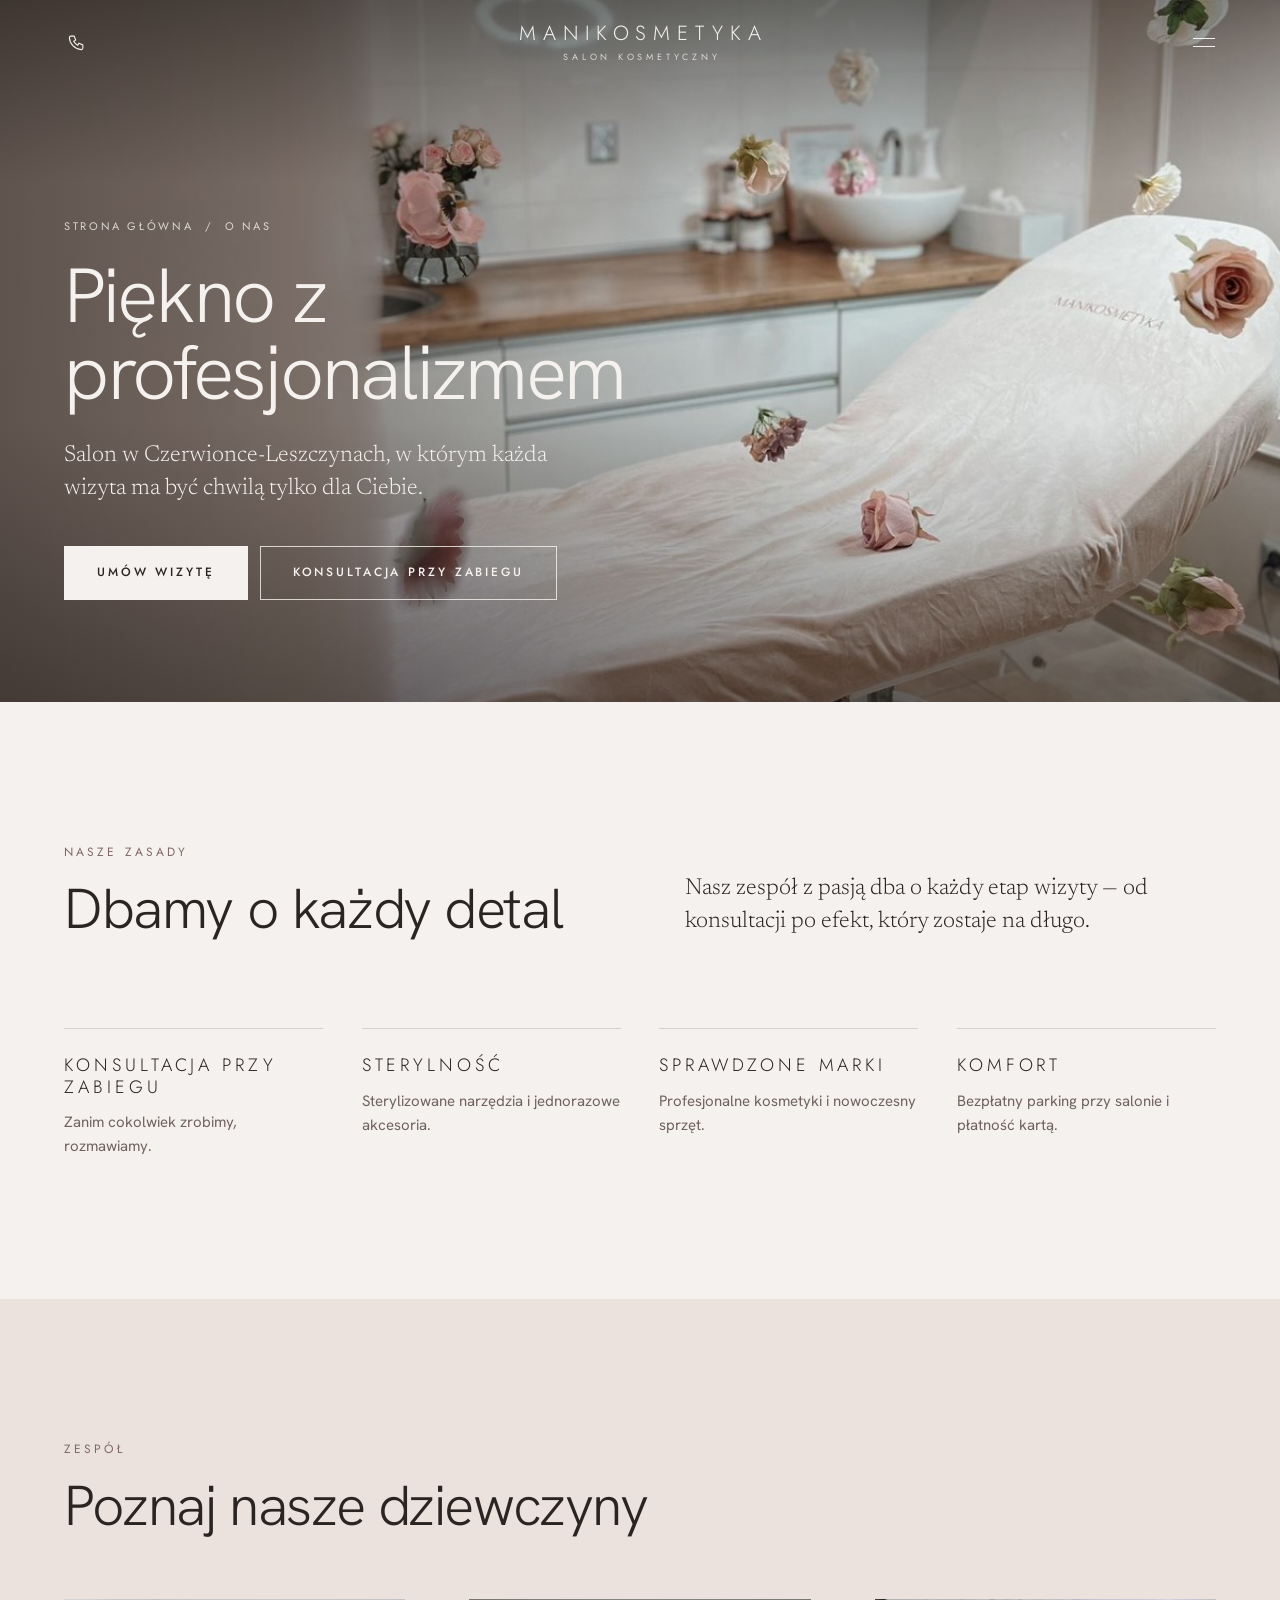
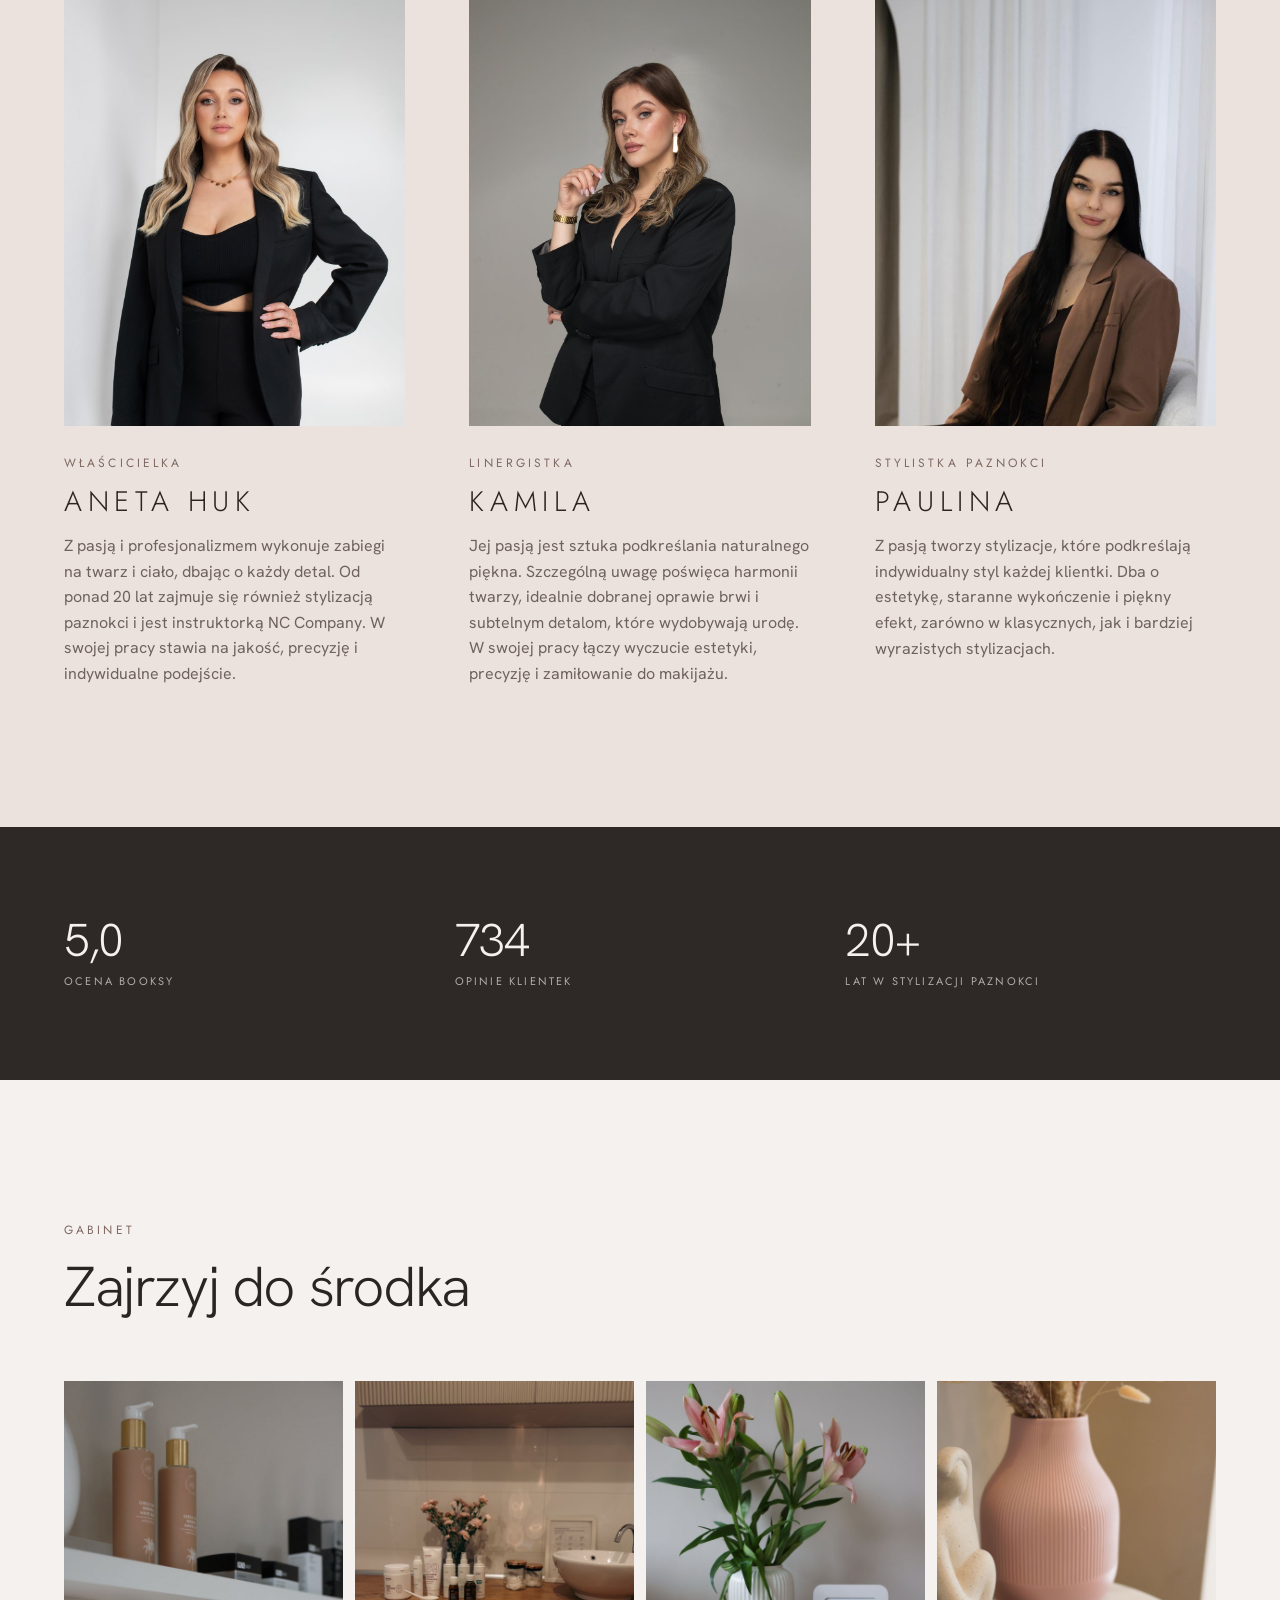
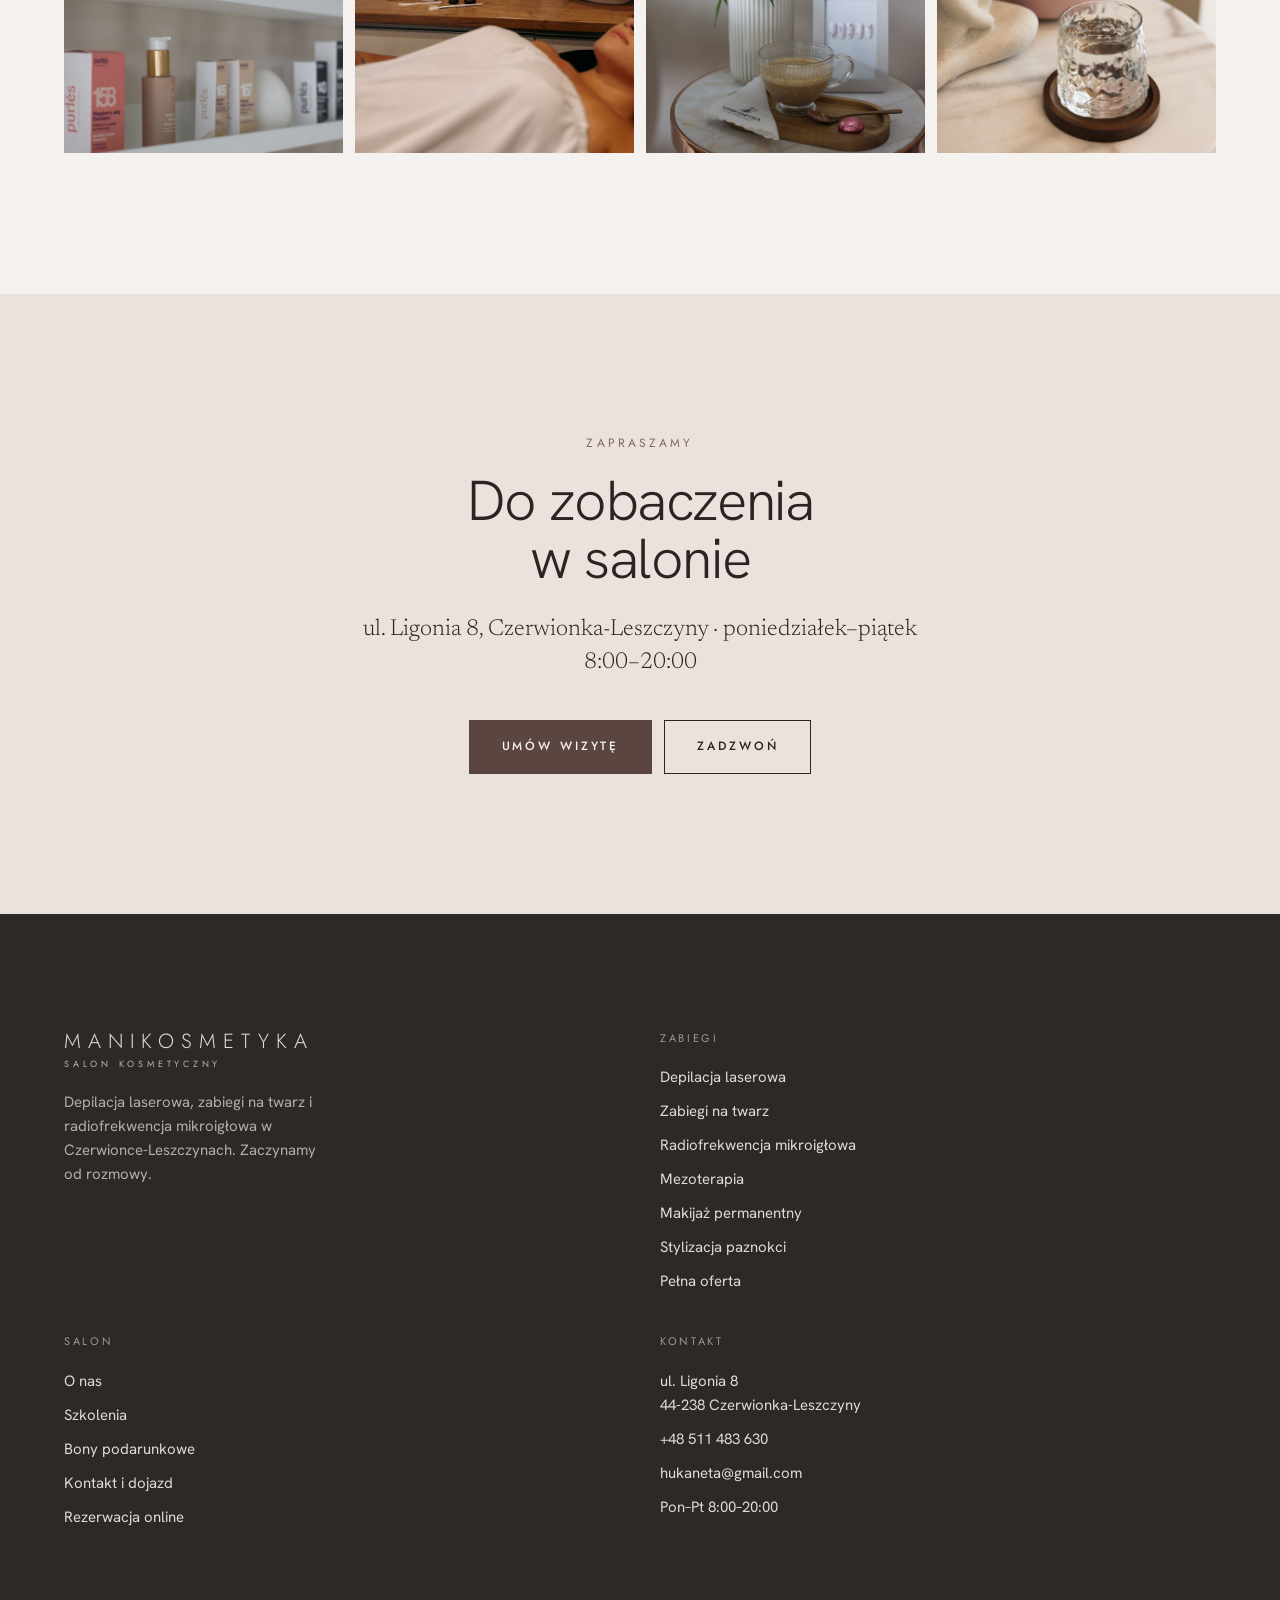
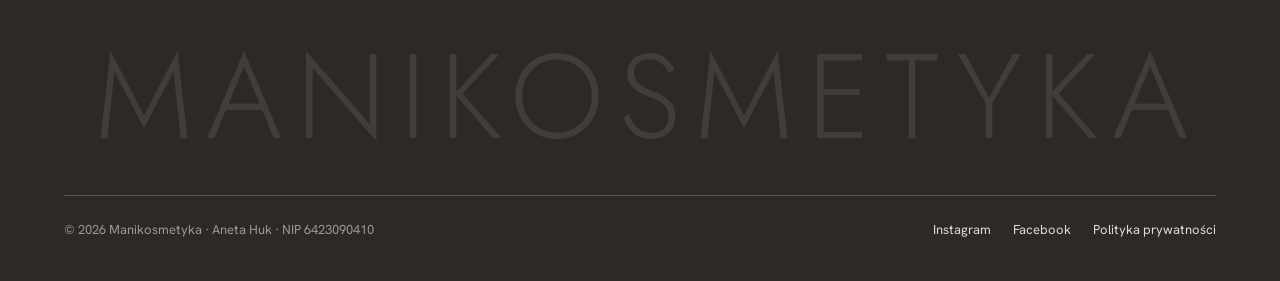
<file: o-nas.html>
<!doctype html>
<html lang="pl">
<head>
<meta charset="utf-8">
<meta name="viewport" content="width=device-width, initial-scale=1, viewport-fit=cover">
<title>O nas — Manikosmetyka</title>
<meta name="description" content="Poznaj salon Manikosmetyka i nasz zespół. Czerwionka-Leszczyny, ul. Ligonia 8.">
<meta name="theme-color" content="#F8F4EE">
<link rel="icon" type="image/png" sizes="48x48" href="img/favicon-48.png">
<link rel="apple-touch-icon" href="img/apple-touch-icon.png">
<link rel="preload" href="fonts/hanken-grotesk-latin-300-normal.woff2" as="font" type="font/woff2" crossorigin>
<link rel="stylesheet" href="fonts.css">
<link rel="stylesheet" href="style.css">
</head>
<body>
<a class="skip" href="#tresc">Przejdź do treści</a>
<header class="header">
  <div class="wrap header-in">
    <nav class="nav-l" aria-label="Zabiegi"><a href="depilacja-laserowa.html">Depilacja laserowa</a><a href="zabiegi-na-twarz.html">Zabiegi na twarz</a><a href="radiofrekwencja-mikroiglowa.html">Radiofrekwencja</a></nav>
    <a class="call" href="tel:+48511483630" aria-label="Zadzwoń: +48 511 483 630"><svg viewBox="0 0 24 24" fill="none" stroke="currentColor" stroke-width="1.4" aria-hidden="true"><path d="M5 4h4l2 5-2.5 1.5a11 11 0 0 0 5 5L15 13l5 2v4a2 2 0 0 1-2 2A16 16 0 0 1 3 6a2 2 0 0 1 2-2"/></svg></a>
    <a class="logo" href="index.html" aria-label="Manikosmetyka — strona główna"><b>MANIKOSMETYKA</b><i>salon kosmetyczny</i></a>
    <nav class="nav-r" aria-label="Salon"><a href="oferta.html">Oferta</a><a href="o-nas.html" aria-current="page">O nas</a><a href="szkolenia.html">Szkolenia</a><a href="bony-podarunkowe.html">Bony</a><a href="kontakt.html">Kontakt</a><a class="btn btn-dark" href="https://booksy.com/pl-pl/106175_manikosmetyka_salon-kosmetyczny_12856_czerwionka-leszczyny" target="_blank" rel="noopener">Umów wizytę</a></nav>
    <button class="burger" type="button" aria-label="Otwórz menu" aria-expanded="false" aria-controls="menu"><span></span><span></span></button>
  </div>
</header>
<div class="menu" id="menu" aria-hidden="true">
  <nav aria-label="Menu"><a href="index.html">Strona główna</a><a href="depilacja-laserowa.html">Depilacja laserowa</a><a href="zabiegi-na-twarz.html">Zabiegi na twarz</a><a href="radiofrekwencja-mikroiglowa.html">Radiofrekwencja</a><a href="oferta.html">Oferta</a><a href="o-nas.html" aria-current="page">O nas</a><a href="szkolenia.html">Szkolenia</a><a href="bony-podarunkowe.html">Bony</a><a href="kontakt.html">Kontakt</a></nav>
  <div class="menu-foot">
    <a class="btn btn-dark" href="https://booksy.com/pl-pl/106175_manikosmetyka_salon-kosmetyczny_12856_czerwionka-leszczyny" target="_blank" rel="noopener">Umów wizytę</a>
    <a class="btn btn-line" href="tel:+48511483630">Zadzwoń · +48 511 483 630</a>
    <p>ul. Ligonia 8, Czerwionka-Leszczyny · pon–pt 8:00–20:00</p>
  </div>
</div>
<main id="tresc">
<section class="hero page-hero on-photo">
  <picture><img class="hero-bg" src="img/onas-gabinet.jpg" alt="Gabinet zabiegowy z kwiatami w salonie Manikosmetyka" style="--pos: 50% 60%;" fetchpriority="high"></picture>
  <div class="wrap hero-in">
    <p class="crumbs"><a href="index.html">Strona główna</a> &nbsp;/&nbsp; O nas</p>
    <h1 class="h1" style="margin-top:22px">Piękno z profesjonalizmem</h1>
    <p class="lead">Salon w Czerwionce-Leszczynach, w którym każda wizyta ma być chwilą tylko dla Ciebie.</p>
    <div class="btns"><a class="btn btn-light" href="https://booksy.com/pl-pl/106175_manikosmetyka_salon-kosmetyczny_12856_czerwionka-leszczyny" target="_blank" rel="noopener">Umów wizytę</a><a class="btn btn-ghost" href="https://booksy.com/pl-pl/106175_manikosmetyka_salon-kosmetyczny_12856_czerwionka-leszczyny" target="_blank" rel="noopener">Konsultacja przy zabiegu</a></div>
  </div>
</section>

<section class="section">
  <div class="wrap">
    <div class="split" style="align-items:end">
      <div class="rv"><p class="label">Nasze zasady</p><h2 class="h2" style="margin-top:18px">Dbamy o każdy detal</h2></div>
      <p class="lead rv">Nasz zespół z pasją dba o każdy etap wizyty — od konsultacji po efekt, który zostaje na długo.</p>
    </div>
    <div class="grid-4" style="margin-top:clamp(56px,7vw,96px)">
      <div class="feat rv"><h3 class="caps caps-md">Konsultacja przy zabiegu</h3><p>Zanim cokolwiek zrobimy, rozmawiamy.</p></div>
      <div class="feat rv"><h3 class="caps caps-md">Sterylność</h3><p>Sterylizowane narzędzia i jednorazowe akcesoria.</p></div>
      <div class="feat rv"><h3 class="caps caps-md">Sprawdzone marki</h3><p>Profesjonalne kosmetyki i nowoczesny sprzęt.</p></div>
      <div class="feat rv"><h3 class="caps caps-md">Komfort</h3><p>Bezpłatny parking przy salonie i płatność kartą.</p></div>
    </div>
  </div>
</section>

<section class="section bg-stone">
  <div class="wrap">
    <div class="head-row rv"><div><p class="label">Zespół</p><h2 class="h2">Poznaj nasze dziewczyny</h2></div></div>
    <div class="grid-3" style="gap:clamp(40px,5vw,72px)">
      <article class="rv">
        <img class="portrait" src="img/aneta-o-nas.jpg" alt="Aneta Huk" style="object-position: 50% 20%" loading="lazy">
        <p class="label" style="margin-top:28px">Właścicielka</p>
        <h3 class="caps caps-lg" style="margin-top:12px">Aneta Huk</h3>
        <p class="body" style="margin-top:14px">Z pasją i profesjonalizmem wykonuje zabiegi na twarz i ciało, dbając o każdy detal. Od ponad 20 lat zajmuje się również stylizacją paznokci i jest instruktorką NC Company. W swojej pracy stawia na jakość, precyzję i indywidualne podejście.</p>
      </article>
      <article class="rv">
        <img class="portrait" src="img/kamila.jpg" alt="Kamila, linergistka" style="object-position: 50% 15%" loading="lazy">
        <p class="label" style="margin-top:28px">Linergistka</p>
        <h3 class="caps caps-lg" style="margin-top:12px">Kamila</h3>
        <p class="body" style="margin-top:14px">Jej pasją jest sztuka podkreślania naturalnego piękna. Szczególną uwagę poświęca harmonii twarzy, idealnie dobranej oprawie brwi i subtelnym detalom, które wydobywają urodę. W swojej pracy łączy wyczucie estetyki, precyzję i zamiłowanie do makijażu.</p>
      </article>
      <article class="rv">
        <img class="portrait" src="img/paulina.jpg" alt="Paulina, stylistka paznokci" style="object-position: 50% 22%" loading="lazy">
        <p class="label" style="margin-top:28px">Stylistka paznokci</p>
        <h3 class="caps caps-lg" style="margin-top:12px">Paulina</h3>
        <p class="body" style="margin-top:14px">Z pasją tworzy stylizacje, które podkreślają indywidualny styl każdej klientki. Dba o estetykę, staranne wykończenie i piękny efekt, zarówno w klasycznych, jak i bardziej wyrazistych stylizacjach.</p>
      </article>
    </div>
  </div>
</section>

<section class="section-sm bg-dark">
  <div class="wrap"><div class="stats rv" style="border:0;padding:0">
    <div class="stat"><b>5,0</b><span>ocena Booksy</span></div>
    <div class="stat"><b>734</b><span>opinie klientek</span></div>
    <div class="stat"><b>20+</b><span>lat w stylizacji paznokci</span></div>
  </div></div>
</section>

<section class="section">
  <div class="wrap">
    <div class="head-row rv"><div><p class="label">Gabinet</p><h2 class="h2">Zajrzyj do środka</h2></div></div>
    <div class="grid-4" style="gap:12px">
      <img class="media r-34 rv" src="img/wnetrze-polki.jpg" alt="Półki z kosmetykami w salonie" loading="lazy">
      <img class="media r-34 rv" src="img/gabinet-zabiegowy.jpg" alt="Gabinet zabiegowy" loading="lazy">
      <img class="media r-34 rv" src="img/wnetrze-lilie.jpg" alt="Kawa i lilie w strefie relaksu" loading="lazy">
      <img class="media r-34 rv" src="img/wnetrze-wazon.jpg" alt="Detal wnętrza salonu" loading="lazy">
    </div>
  </div>
</section>
<section class="section bg-stone cta center">
  <div class="wrap rv">
    <p class="label">Zapraszamy</p>
    <h2 class="h2">Do zobaczenia w salonie</h2>
    <p class="lead">ul. Ligonia 8, Czerwionka-Leszczyny · poniedziałek–piątek 8:00–20:00</p>
    <div class="btns"><a class="btn btn-dark" href="https://booksy.com/pl-pl/106175_manikosmetyka_salon-kosmetyczny_12856_czerwionka-leszczyny" target="_blank" rel="noopener">Umów wizytę</a><a class="btn btn-line" href="tel:+48511483630">Zadzwoń</a></div>
  </div>
</section>
</main>
<footer class="footer">
  <div class="wrap">
    <div class="footer-top">
      <div>
        <a class="logo" href="index.html"><b>MANIKOSMETYKA</b><i>salon kosmetyczny</i></a>
        <p>Depilacja laserowa, zabiegi na twarz i radiofrekwencja mikroigłowa w Czerwionce-Leszczynach. Zaczynamy od rozmowy.</p>
      </div>
      <div>
        <h4>Zabiegi</h4>
        <ul>
          <li><a href="depilacja-laserowa.html">Depilacja laserowa</a></li>
          <li><a href="zabiegi-na-twarz.html">Zabiegi na twarz</a></li>
          <li><a href="radiofrekwencja-mikroiglowa.html">Radiofrekwencja mikroigłowa</a></li>
          <li><a href="zabiegi-na-twarz.html">Mezoterapia</a></li>
          <li><a href="oferta.html#pmu">Makijaż permanentny</a></li>
          <li><a href="oferta.html#dlonie">Stylizacja paznokci</a></li>
          <li><a href="oferta.html">Pełna oferta</a></li>
        </ul>
      </div>
      <div>
        <h4>Salon</h4>
        <ul>
          <li><a href="o-nas.html">O nas</a></li>
          <li><a href="szkolenia.html">Szkolenia</a></li>
          <li><a href="bony-podarunkowe.html">Bony podarunkowe</a></li>
          <li><a href="kontakt.html">Kontakt i dojazd</a></li>
          <li><a href="https://booksy.com/pl-pl/106175_manikosmetyka_salon-kosmetyczny_12856_czerwionka-leszczyny" target="_blank" rel="noopener">Rezerwacja online</a></li>
        </ul>
      </div>
      <div>
        <h4>Kontakt</h4>
        <ul>
          <li><a href="https://www.google.com/maps/search/?api=1&amp;query=Ligonia+8+Czerwionka-Leszczyny" target="_blank" rel="noopener">ul. Ligonia 8<br>44-238 Czerwionka-Leszczyny</a></li>
          <li><a href="tel:+48511483630">+48 511 483 630</a></li>
          <li><a href="mailto:hukaneta@gmail.com">hukaneta@gmail.com</a></li>
          <li>Pon–Pt 8:00–20:00</li>
        </ul>
      </div>
    </div>
    <div class="footer-big" aria-hidden="true"><span>MANIKOSMETYKA</span></div>
    <div class="footer-bottom">
      <span>© 2026 Manikosmetyka · Aneta Huk · NIP 6423090410</span>
      <div><a href="https://www.instagram.com/manikosmetyka/" target="_blank" rel="noopener">Instagram</a><a href="https://www.facebook.com/ManiKosmetyka/" target="_blank" rel="noopener">Facebook</a><a href="#">Polityka prywatności</a></div>
    </div>
  </div>
</footer>
<div class="bookbar">
  <a class="btn btn-dark" href="https://booksy.com/pl-pl/106175_manikosmetyka_salon-kosmetyczny_12856_czerwionka-leszczyny" target="_blank" rel="noopener">Umów wizytę</a>
  <a class="btn btn-line" href="tel:+48511483630" aria-label="Zadzwoń"><svg viewBox="0 0 24 24" fill="none" stroke="currentColor" stroke-width="1.4" aria-hidden="true"><path d="M5 4h4l2 5-2.5 1.5a11 11 0 0 0 5 5L15 13l5 2v4a2 2 0 0 1-2 2A16 16 0 0 1 3 6a2 2 0 0 1 2-2"/></svg></a>
</div>
<script src="main.js"></script>
</body>
</html>
</file>
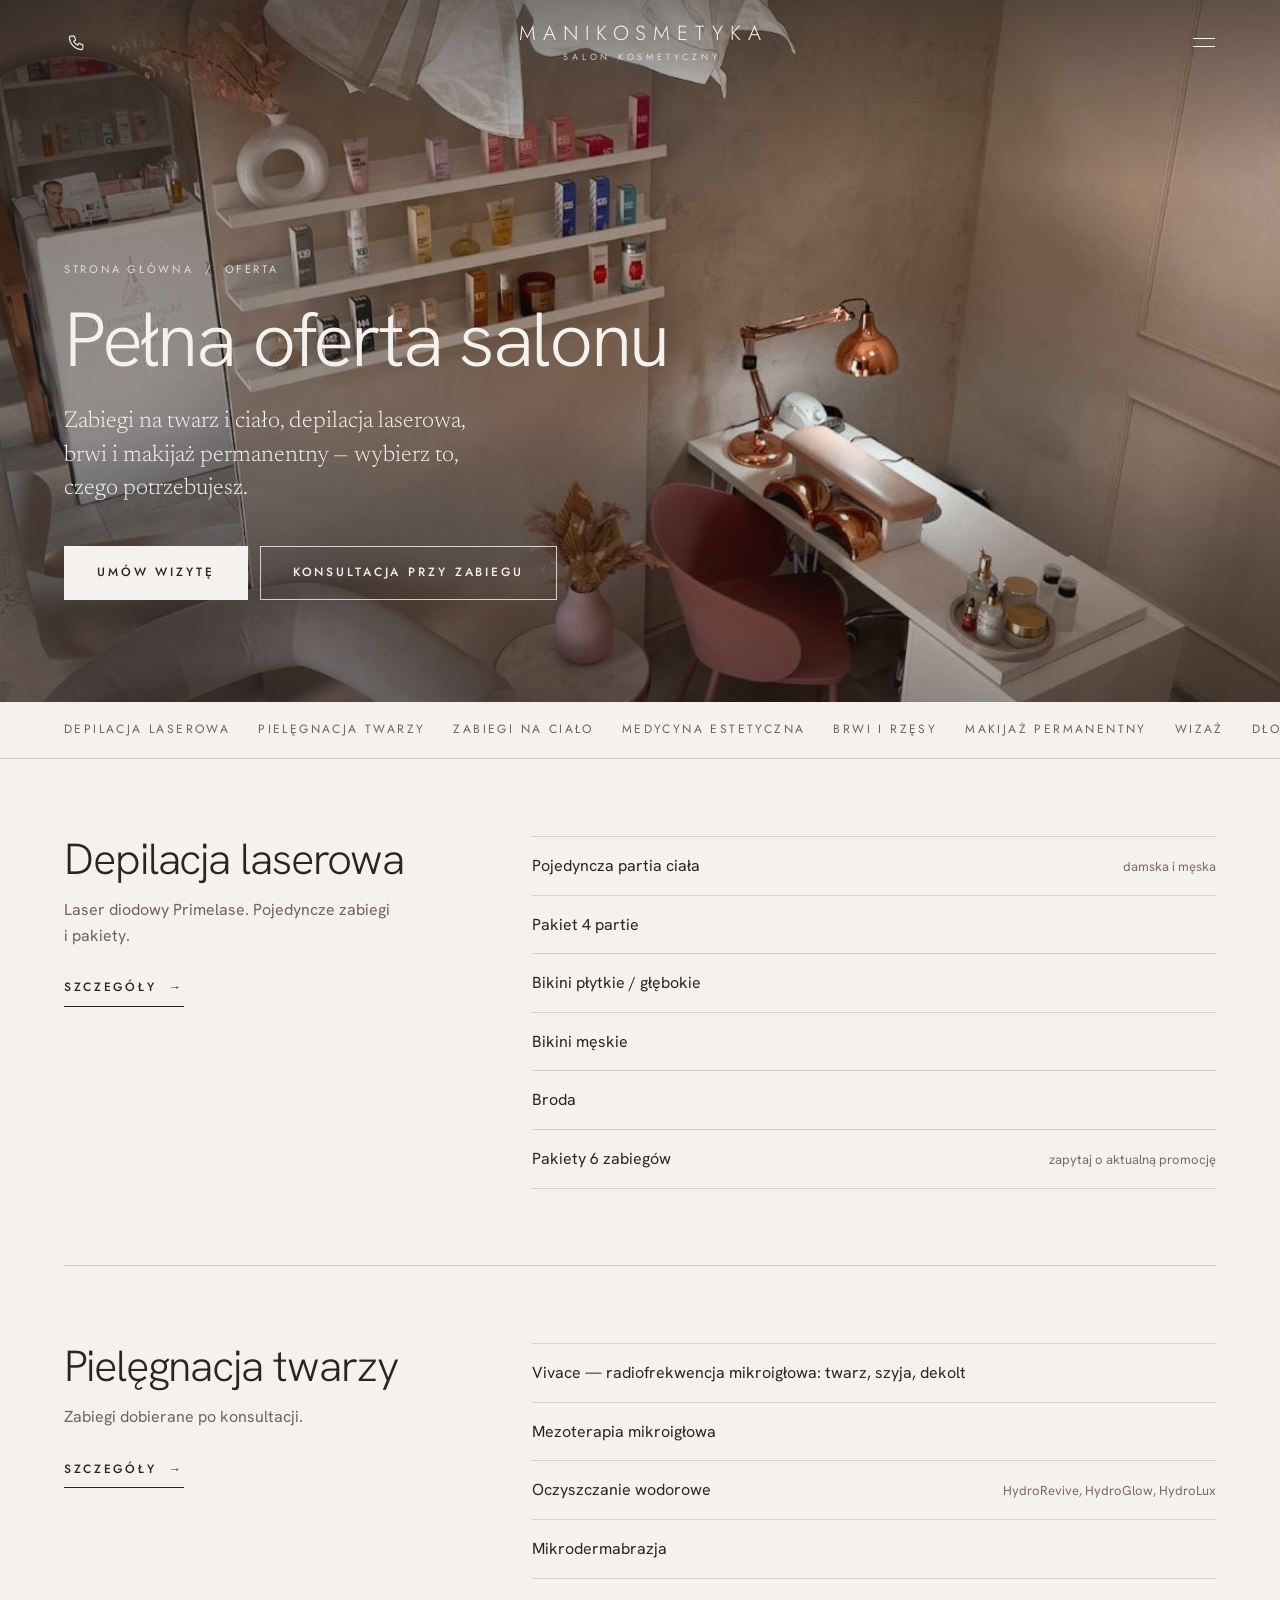
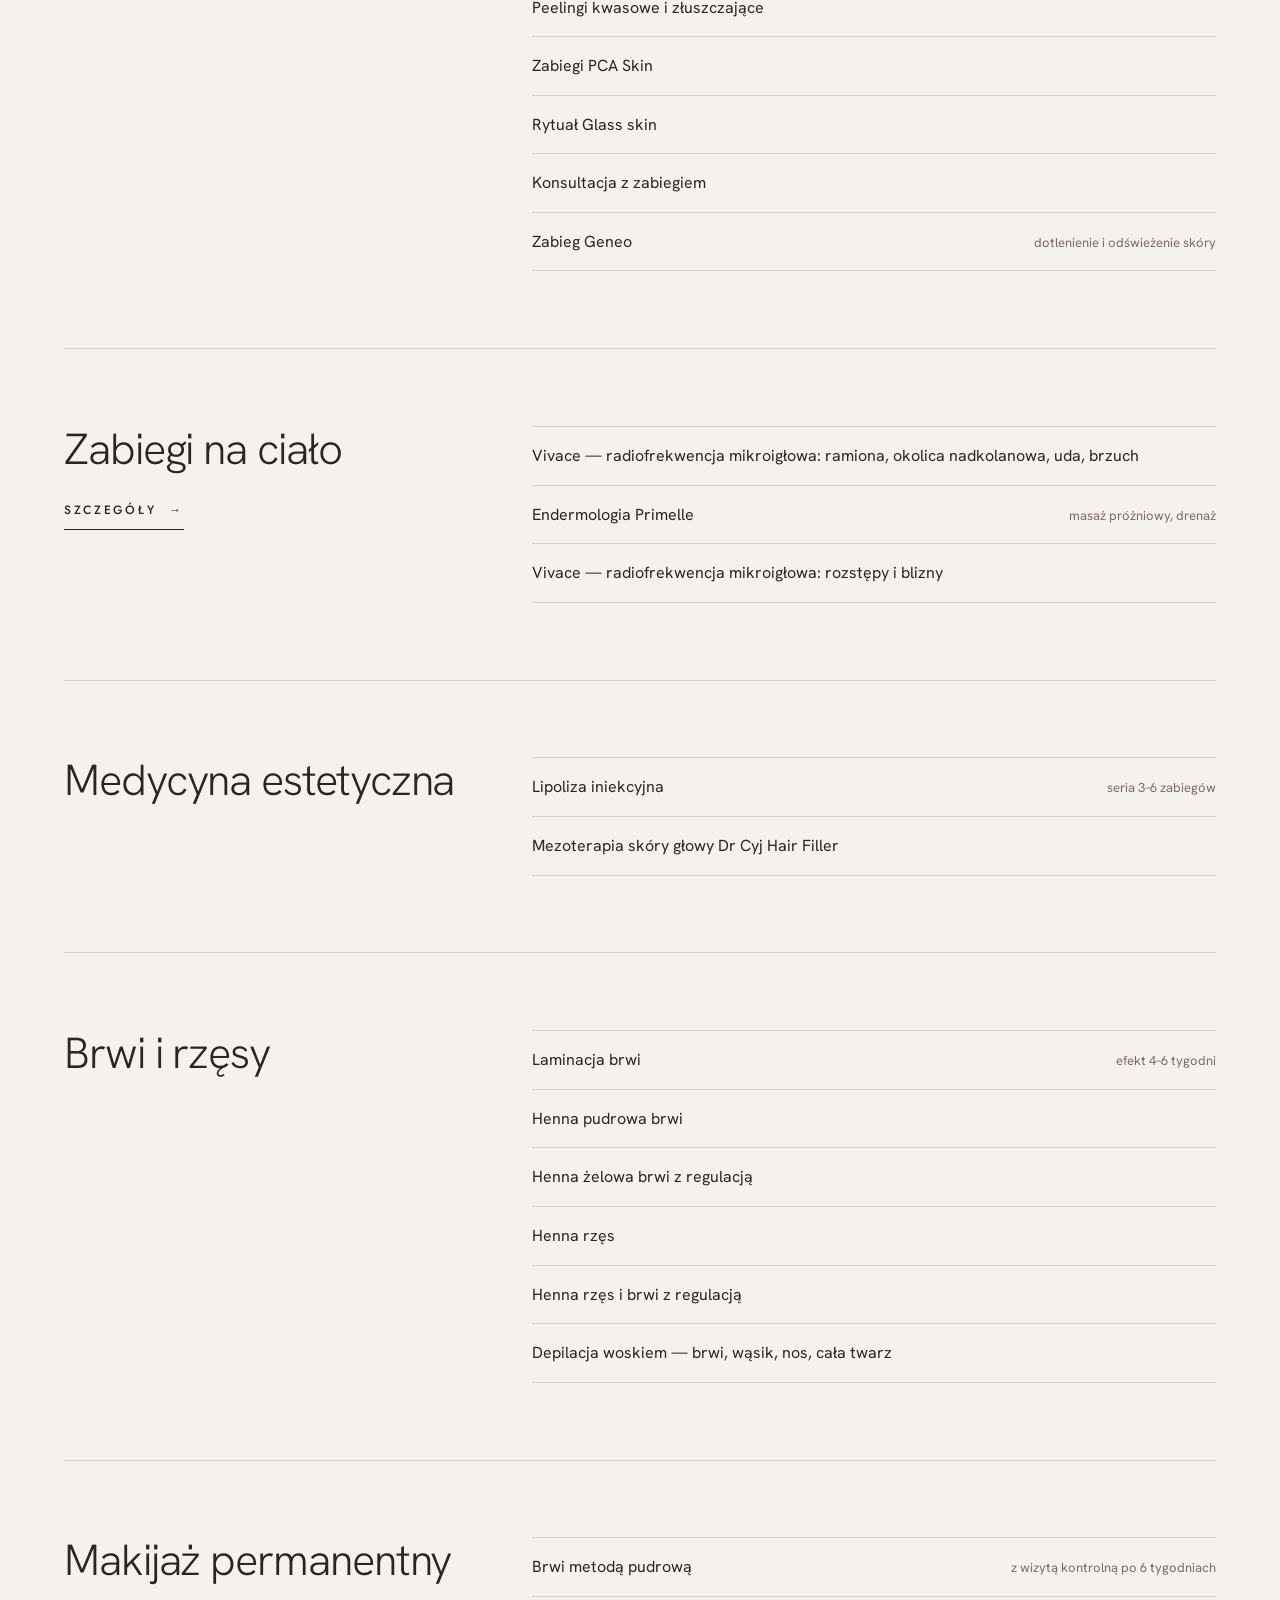
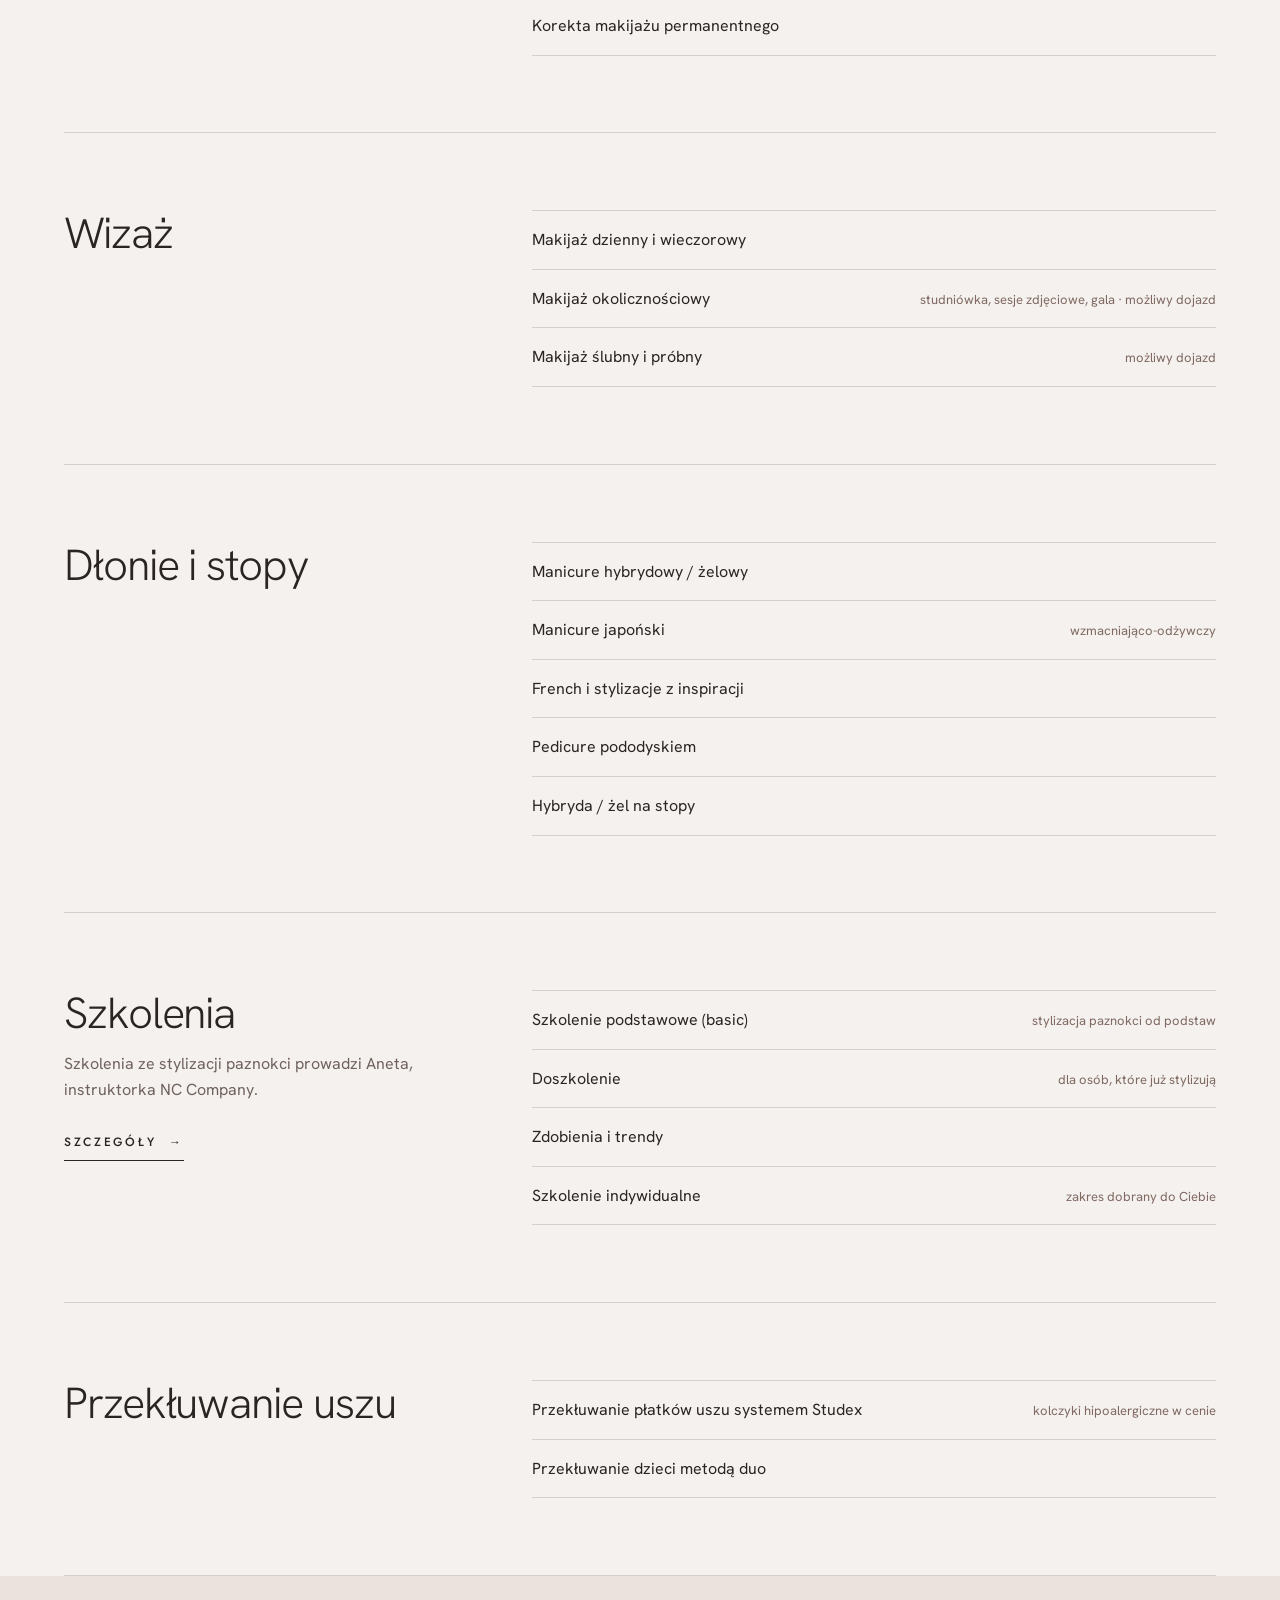
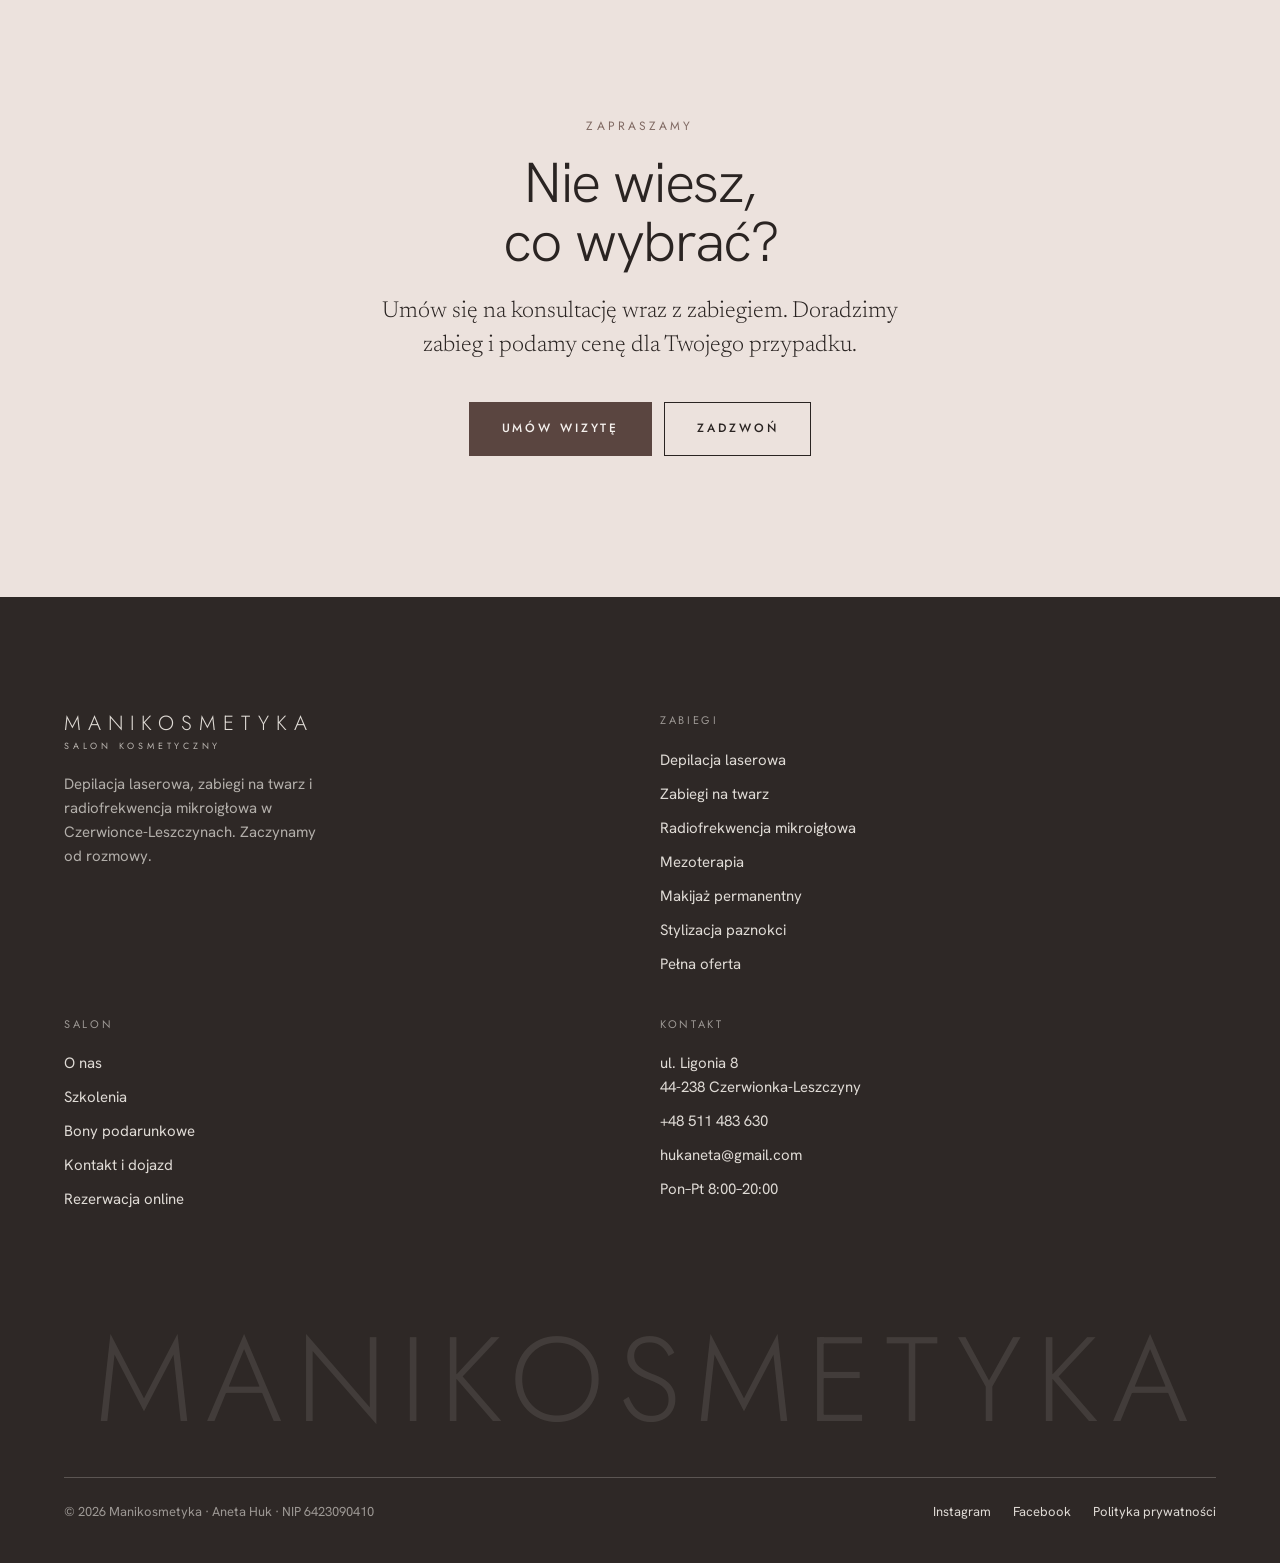
<file: oferta.html>
<!doctype html>
<html lang="pl">
<head>
<meta charset="utf-8">
<meta name="viewport" content="width=device-width, initial-scale=1, viewport-fit=cover">
<title>Oferta — Manikosmetyka</title>
<meta name="description" content="Pełna oferta salonu Manikosmetyka: depilacja laserowa, twarz, ciało, brwi, makijaż permanentny, wizaż, szkolenia ze stylizacji paznokci.">
<meta name="theme-color" content="#F8F4EE">
<link rel="icon" type="image/png" sizes="48x48" href="img/favicon-48.png">
<link rel="apple-touch-icon" href="img/apple-touch-icon.png">
<link rel="preload" href="fonts/hanken-grotesk-latin-300-normal.woff2" as="font" type="font/woff2" crossorigin>
<link rel="stylesheet" href="fonts.css">
<link rel="stylesheet" href="style.css">
</head>
<body>
<a class="skip" href="#tresc">Przejdź do treści</a>
<header class="header">
  <div class="wrap header-in">
    <nav class="nav-l" aria-label="Zabiegi"><a href="depilacja-laserowa.html">Depilacja laserowa</a><a href="zabiegi-na-twarz.html">Zabiegi na twarz</a><a href="radiofrekwencja-mikroiglowa.html">Radiofrekwencja</a></nav>
    <a class="call" href="tel:+48511483630" aria-label="Zadzwoń: +48 511 483 630"><svg viewBox="0 0 24 24" fill="none" stroke="currentColor" stroke-width="1.4" aria-hidden="true"><path d="M5 4h4l2 5-2.5 1.5a11 11 0 0 0 5 5L15 13l5 2v4a2 2 0 0 1-2 2A16 16 0 0 1 3 6a2 2 0 0 1 2-2"/></svg></a>
    <a class="logo" href="index.html" aria-label="Manikosmetyka — strona główna"><b>MANIKOSMETYKA</b><i>salon kosmetyczny</i></a>
    <nav class="nav-r" aria-label="Salon"><a href="oferta.html" aria-current="page">Oferta</a><a href="o-nas.html">O nas</a><a href="szkolenia.html">Szkolenia</a><a href="bony-podarunkowe.html">Bony</a><a href="kontakt.html">Kontakt</a><a class="btn btn-dark" href="https://booksy.com/pl-pl/106175_manikosmetyka_salon-kosmetyczny_12856_czerwionka-leszczyny" target="_blank" rel="noopener">Umów wizytę</a></nav>
    <button class="burger" type="button" aria-label="Otwórz menu" aria-expanded="false" aria-controls="menu"><span></span><span></span></button>
  </div>
</header>
<div class="menu" id="menu" aria-hidden="true">
  <nav aria-label="Menu"><a href="index.html">Strona główna</a><a href="depilacja-laserowa.html">Depilacja laserowa</a><a href="zabiegi-na-twarz.html">Zabiegi na twarz</a><a href="radiofrekwencja-mikroiglowa.html">Radiofrekwencja</a><a href="oferta.html" aria-current="page">Oferta</a><a href="o-nas.html">O nas</a><a href="szkolenia.html">Szkolenia</a><a href="bony-podarunkowe.html">Bony</a><a href="kontakt.html">Kontakt</a></nav>
  <div class="menu-foot">
    <a class="btn btn-dark" href="https://booksy.com/pl-pl/106175_manikosmetyka_salon-kosmetyczny_12856_czerwionka-leszczyny" target="_blank" rel="noopener">Umów wizytę</a>
    <a class="btn btn-line" href="tel:+48511483630">Zadzwoń · +48 511 483 630</a>
    <p>ul. Ligonia 8, Czerwionka-Leszczyny · pon–pt 8:00–20:00</p>
  </div>
</div>
<main id="tresc">
<section class="hero page-hero on-photo">
  <picture><img class="hero-bg" src="img/oferta-kacik.jpg" alt="Kącik z produktami i stanowiskiem w salonie Manikosmetyka" style="--pos: 50% 55%;" fetchpriority="high"></picture>
  <div class="wrap hero-in">
    <p class="crumbs"><a href="index.html">Strona główna</a> &nbsp;/&nbsp; Oferta</p>
    <h1 class="h1" style="margin-top:22px">Pełna oferta salonu</h1>
    <p class="lead">Zabiegi na twarz i ciało, depilacja laserowa, brwi i makijaż permanentny — wybierz to, czego potrzebujesz.</p>
    <div class="btns"><a class="btn btn-light" href="https://booksy.com/pl-pl/106175_manikosmetyka_salon-kosmetyczny_12856_czerwionka-leszczyny" target="_blank" rel="noopener">Umów wizytę</a><a class="btn btn-ghost" href="https://booksy.com/pl-pl/106175_manikosmetyka_salon-kosmetyczny_12856_czerwionka-leszczyny" target="_blank" rel="noopener">Konsultacja przy zabiegu</a></div>
  </div>
</section>
<nav class="cat-nav" aria-label="Kategorie"><div class="wrap"><a href="#depilacja">Depilacja laserowa</a><a href="#twarz">Pielęgnacja twarzy</a><a href="#cialo">Zabiegi na ciało</a><a href="#estetyczna">Medycyna estetyczna</a><a href="#brwi">Brwi i rzęsy</a><a href="#pmu">Makijaż permanentny</a><a href="#wizaz">Wizaż</a><a href="#dlonie">Dłonie i stopy</a><a href="#szkolenia">Szkolenia</a><a href="#uszy">Przekłuwanie uszu</a></div></nav>
<section><div class="wrap"><div class="cat" id="depilacja"><div class="rv"><h2 class="h2">Depilacja laserowa</h2><p class="body">Laser diodowy Primelase. Pojedyncze zabiegi i pakiety.</p><a class="link" href="depilacja-laserowa.html">Szczegóły <span class="arr" aria-hidden="true">→</span></a></div><ul class="lines rv"><li><span>Pojedyncza partia ciała</span><small>damska i męska</small></li><li><span>Pakiet 4 partie</span></li><li><span>Bikini płytkie / głębokie</span></li><li><span>Bikini męskie</span></li><li><span>Broda</span></li><li><span>Pakiety 6 zabiegów</span><small>zapytaj o aktualną promocję</small></li></ul></div><div class="cat" id="twarz"><div class="rv"><h2 class="h2">Pielęgnacja twarzy</h2><p class="body">Zabiegi dobierane po konsultacji.</p><a class="link" href="zabiegi-na-twarz.html">Szczegóły <span class="arr" aria-hidden="true">→</span></a></div><ul class="lines rv"><li><span>Vivace — radiofrekwencja mikroigłowa: twarz, szyja, dekolt</span></li><li><span>Mezoterapia mikroigłowa</span></li><li><span>Oczyszczanie wodorowe</span><small>HydroRevive, HydroGlow, HydroLux</small></li><li><span>Mikrodermabrazja</span></li><li><span>Peelingi kwasowe i złuszczające</span></li><li><span>Zabiegi PCA Skin</span></li><li><span>Rytuał Glass skin</span></li><li><span>Konsultacja z zabiegiem</span></li><li><span>Zabieg Geneo</span><small>dotlenienie i odświeżenie skóry</small></li></ul></div><div class="cat" id="cialo"><div class="rv"><h2 class="h2">Zabiegi na ciało</h2><a class="link" href="radiofrekwencja-mikroiglowa.html">Szczegóły <span class="arr" aria-hidden="true">→</span></a></div><ul class="lines rv"><li><span>Vivace — radiofrekwencja mikroigłowa: ramiona, okolica nadkolanowa, uda, brzuch</span></li><li><span>Endermologia Primelle</span><small>masaż próżniowy, drenaż</small></li><li><span>Vivace — radiofrekwencja mikroigłowa: rozstępy i blizny</span></li></ul></div><div class="cat" id="estetyczna"><div class="rv"><h2 class="h2">Medycyna estetyczna</h2></div><ul class="lines rv"><li><span>Lipoliza iniekcyjna</span><small>seria 3–6 zabiegów</small></li><li><span>Mezoterapia skóry głowy Dr Cyj Hair Filler</span></li></ul></div><div class="cat" id="brwi"><div class="rv"><h2 class="h2">Brwi i rzęsy</h2></div><ul class="lines rv"><li><span>Laminacja brwi</span><small>efekt 4–6 tygodni</small></li><li><span>Henna pudrowa brwi</span></li><li><span>Henna żelowa brwi z regulacją</span></li><li><span>Henna rzęs</span></li><li><span>Henna rzęs i brwi z regulacją</span></li><li><span>Depilacja woskiem — brwi, wąsik, nos, cała twarz</span></li></ul></div><div class="cat" id="pmu"><div class="rv"><h2 class="h2">Makijaż permanentny</h2></div><ul class="lines rv"><li><span>Brwi metodą pudrową</span><small>z wizytą kontrolną po 6 tygodniach</small></li><li><span>Korekta makijażu permanentnego</span></li></ul></div><div class="cat" id="wizaz"><div class="rv"><h2 class="h2">Wizaż</h2></div><ul class="lines rv"><li><span>Makijaż dzienny i wieczorowy</span></li><li><span>Makijaż okolicznościowy</span><small>studniówka, sesje zdjęciowe, gala · możliwy dojazd</small></li><li><span>Makijaż ślubny i próbny</span><small>możliwy dojazd</small></li></ul></div><div class="cat" id="dlonie"><div class="rv"><h2 class="h2">Dłonie i stopy</h2></div><ul class="lines rv"><li><span>Manicure hybrydowy / żelowy</span></li><li><span>Manicure japoński</span><small>wzmacniająco-odżywczy</small></li><li><span>French i stylizacje z inspiracji</span></li><li><span>Pedicure pododyskiem</span></li><li><span>Hybryda / żel na stopy</span></li></ul></div><div class="cat" id="szkolenia"><div class="rv"><h2 class="h2">Szkolenia</h2><p class="body">Szkolenia ze stylizacji paznokci prowadzi Aneta, instruktorka NC Company.</p><a class="link" href="szkolenia.html">Szczegóły <span class="arr" aria-hidden="true">→</span></a></div><ul class="lines rv"><li><span>Szkolenie podstawowe (basic)</span><small>stylizacja paznokci od podstaw</small></li><li><span>Doszkolenie</span><small>dla osób, które już stylizują</small></li><li><span>Zdobienia i trendy</span></li><li><span>Szkolenie indywidualne</span><small>zakres dobrany do Ciebie</small></li></ul></div><div class="cat" id="uszy"><div class="rv"><h2 class="h2">Przekłuwanie uszu</h2></div><ul class="lines rv"><li><span>Przekłuwanie płatków uszu systemem Studex</span><small>kolczyki hipoalergiczne w cenie</small></li><li><span>Przekłuwanie dzieci metodą duo</span></li></ul></div></div></section>
<section class="section bg-stone cta center">
  <div class="wrap rv">
    <p class="label">Zapraszamy</p>
    <h2 class="h2">Nie wiesz, co wybrać?</h2>
    <p class="lead">Umów się na konsultację wraz z zabiegiem. Doradzimy zabieg i podamy cenę dla Twojego przypadku.</p>
    <div class="btns"><a class="btn btn-dark" href="https://booksy.com/pl-pl/106175_manikosmetyka_salon-kosmetyczny_12856_czerwionka-leszczyny" target="_blank" rel="noopener">Umów wizytę</a><a class="btn btn-line" href="tel:+48511483630">Zadzwoń</a></div>
  </div>
</section>
</main>
<footer class="footer">
  <div class="wrap">
    <div class="footer-top">
      <div>
        <a class="logo" href="index.html"><b>MANIKOSMETYKA</b><i>salon kosmetyczny</i></a>
        <p>Depilacja laserowa, zabiegi na twarz i radiofrekwencja mikroigłowa w Czerwionce-Leszczynach. Zaczynamy od rozmowy.</p>
      </div>
      <div>
        <h4>Zabiegi</h4>
        <ul>
          <li><a href="depilacja-laserowa.html">Depilacja laserowa</a></li>
          <li><a href="zabiegi-na-twarz.html">Zabiegi na twarz</a></li>
          <li><a href="radiofrekwencja-mikroiglowa.html">Radiofrekwencja mikroigłowa</a></li>
          <li><a href="zabiegi-na-twarz.html">Mezoterapia</a></li>
          <li><a href="oferta.html#pmu">Makijaż permanentny</a></li>
          <li><a href="oferta.html#dlonie">Stylizacja paznokci</a></li>
          <li><a href="oferta.html">Pełna oferta</a></li>
        </ul>
      </div>
      <div>
        <h4>Salon</h4>
        <ul>
          <li><a href="o-nas.html">O nas</a></li>
          <li><a href="szkolenia.html">Szkolenia</a></li>
          <li><a href="bony-podarunkowe.html">Bony podarunkowe</a></li>
          <li><a href="kontakt.html">Kontakt i dojazd</a></li>
          <li><a href="https://booksy.com/pl-pl/106175_manikosmetyka_salon-kosmetyczny_12856_czerwionka-leszczyny" target="_blank" rel="noopener">Rezerwacja online</a></li>
        </ul>
      </div>
      <div>
        <h4>Kontakt</h4>
        <ul>
          <li><a href="https://www.google.com/maps/search/?api=1&amp;query=Ligonia+8+Czerwionka-Leszczyny" target="_blank" rel="noopener">ul. Ligonia 8<br>44-238 Czerwionka-Leszczyny</a></li>
          <li><a href="tel:+48511483630">+48 511 483 630</a></li>
          <li><a href="mailto:hukaneta@gmail.com">hukaneta@gmail.com</a></li>
          <li>Pon–Pt 8:00–20:00</li>
        </ul>
      </div>
    </div>
    <div class="footer-big" aria-hidden="true"><span>MANIKOSMETYKA</span></div>
    <div class="footer-bottom">
      <span>© 2026 Manikosmetyka · Aneta Huk · NIP 6423090410</span>
      <div><a href="https://www.instagram.com/manikosmetyka/" target="_blank" rel="noopener">Instagram</a><a href="https://www.facebook.com/ManiKosmetyka/" target="_blank" rel="noopener">Facebook</a><a href="#">Polityka prywatności</a></div>
    </div>
  </div>
</footer>
<div class="bookbar">
  <a class="btn btn-dark" href="https://booksy.com/pl-pl/106175_manikosmetyka_salon-kosmetyczny_12856_czerwionka-leszczyny" target="_blank" rel="noopener">Umów wizytę</a>
  <a class="btn btn-line" href="tel:+48511483630" aria-label="Zadzwoń"><svg viewBox="0 0 24 24" fill="none" stroke="currentColor" stroke-width="1.4" aria-hidden="true"><path d="M5 4h4l2 5-2.5 1.5a11 11 0 0 0 5 5L15 13l5 2v4a2 2 0 0 1-2 2A16 16 0 0 1 3 6a2 2 0 0 1 2-2"/></svg></a>
</div>
<script src="main.js"></script>
</body>
</html>
</file>
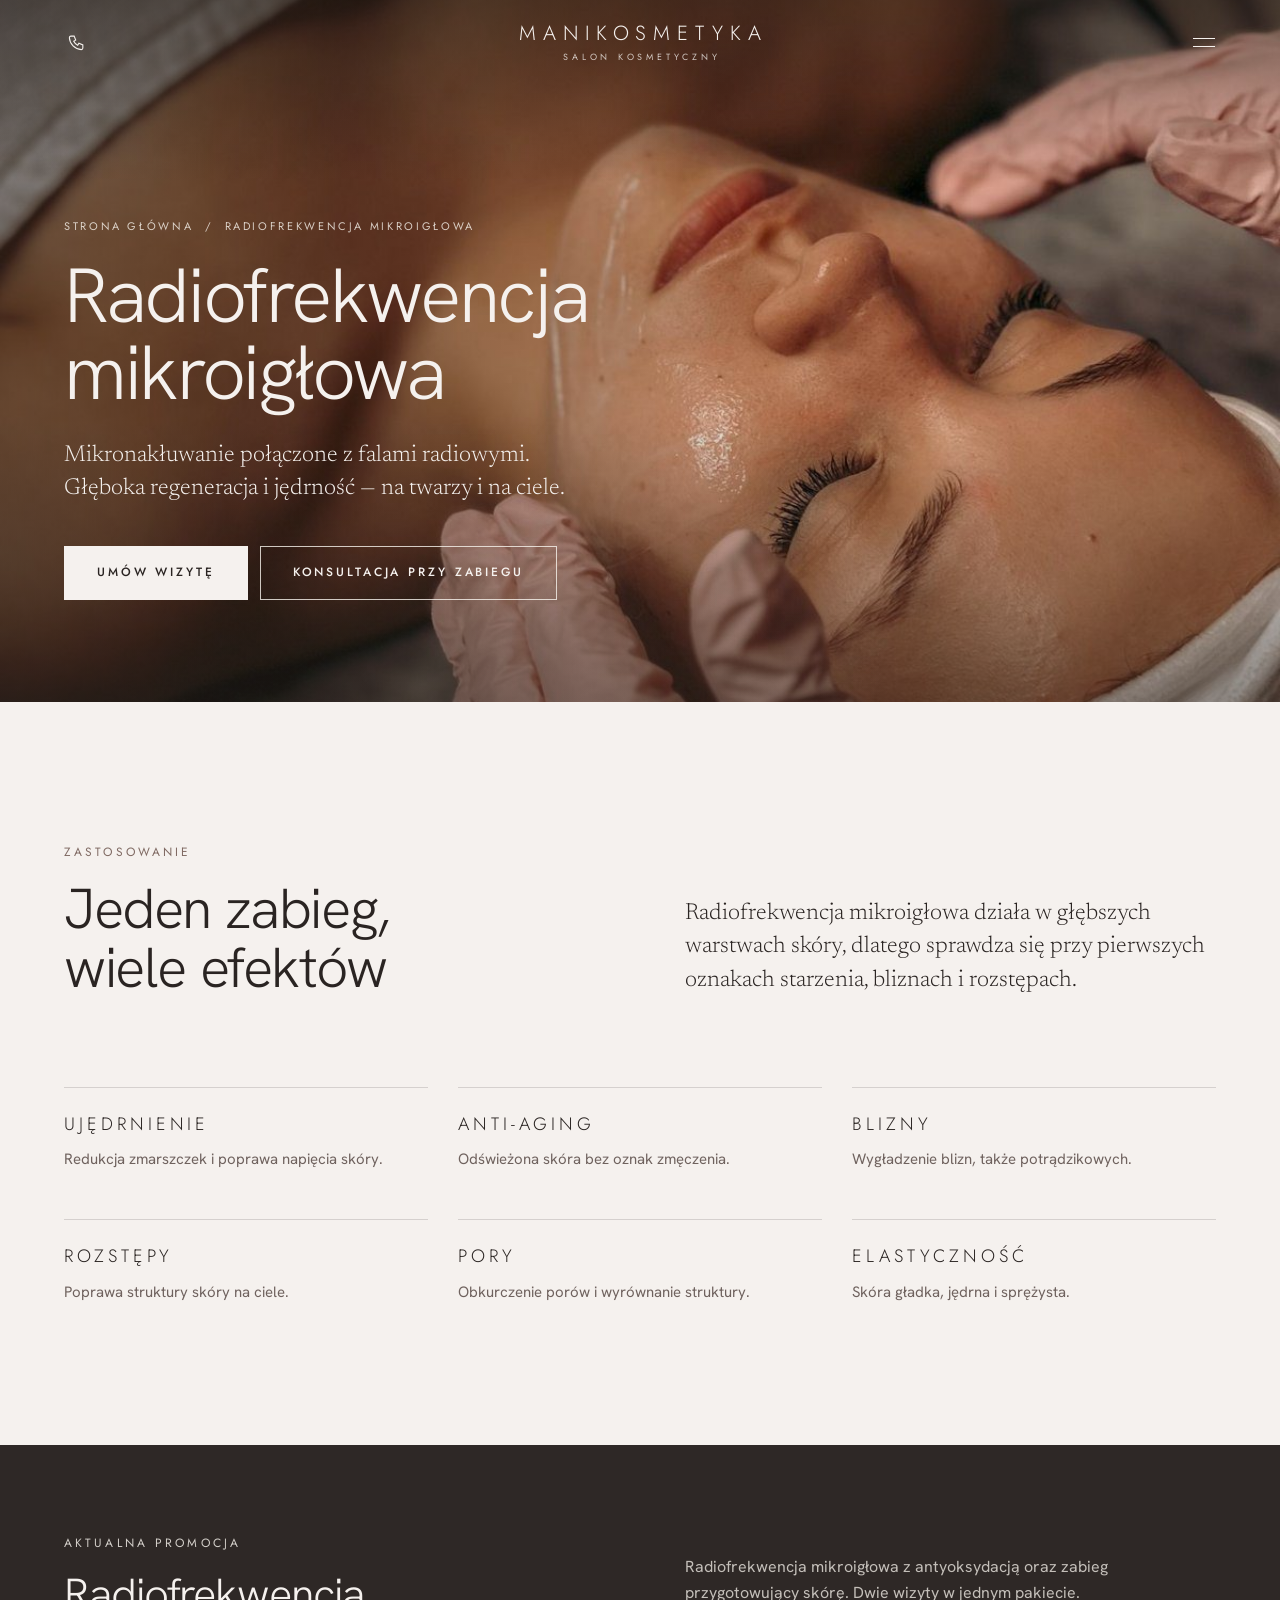
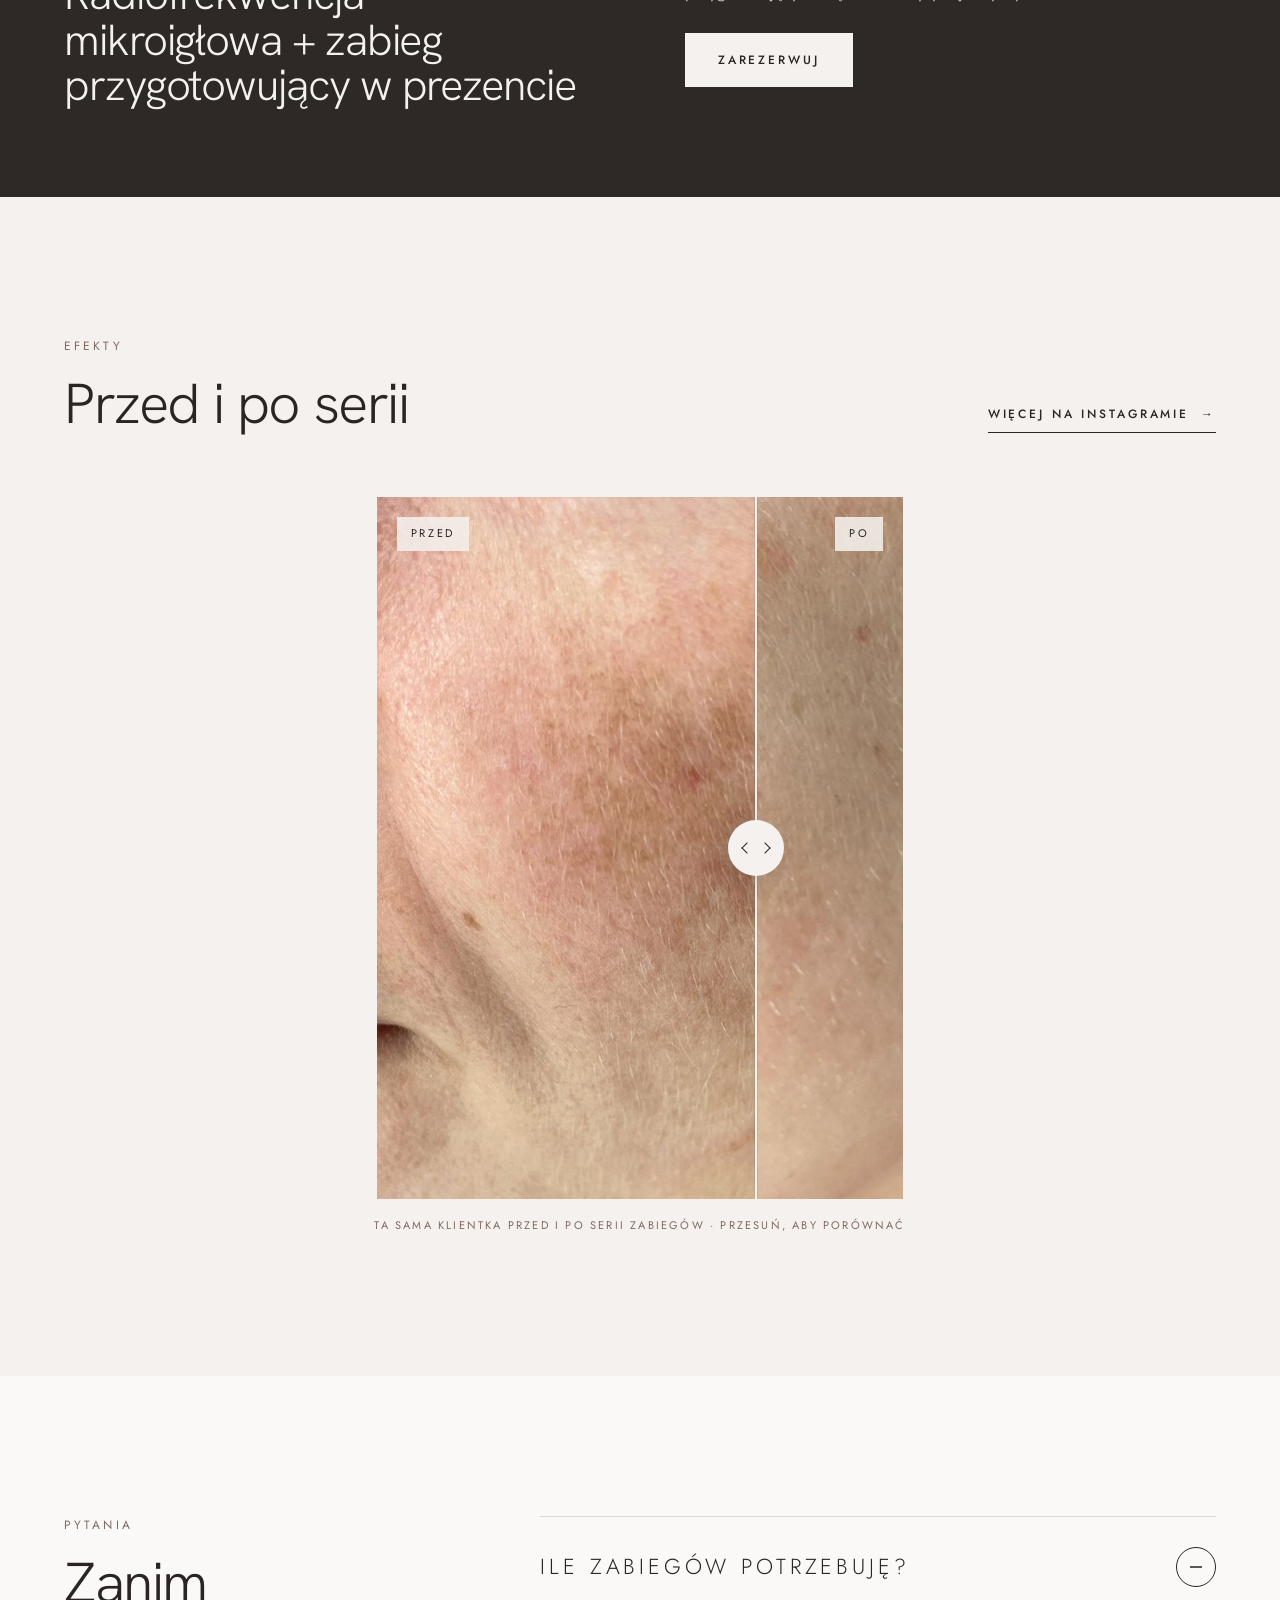
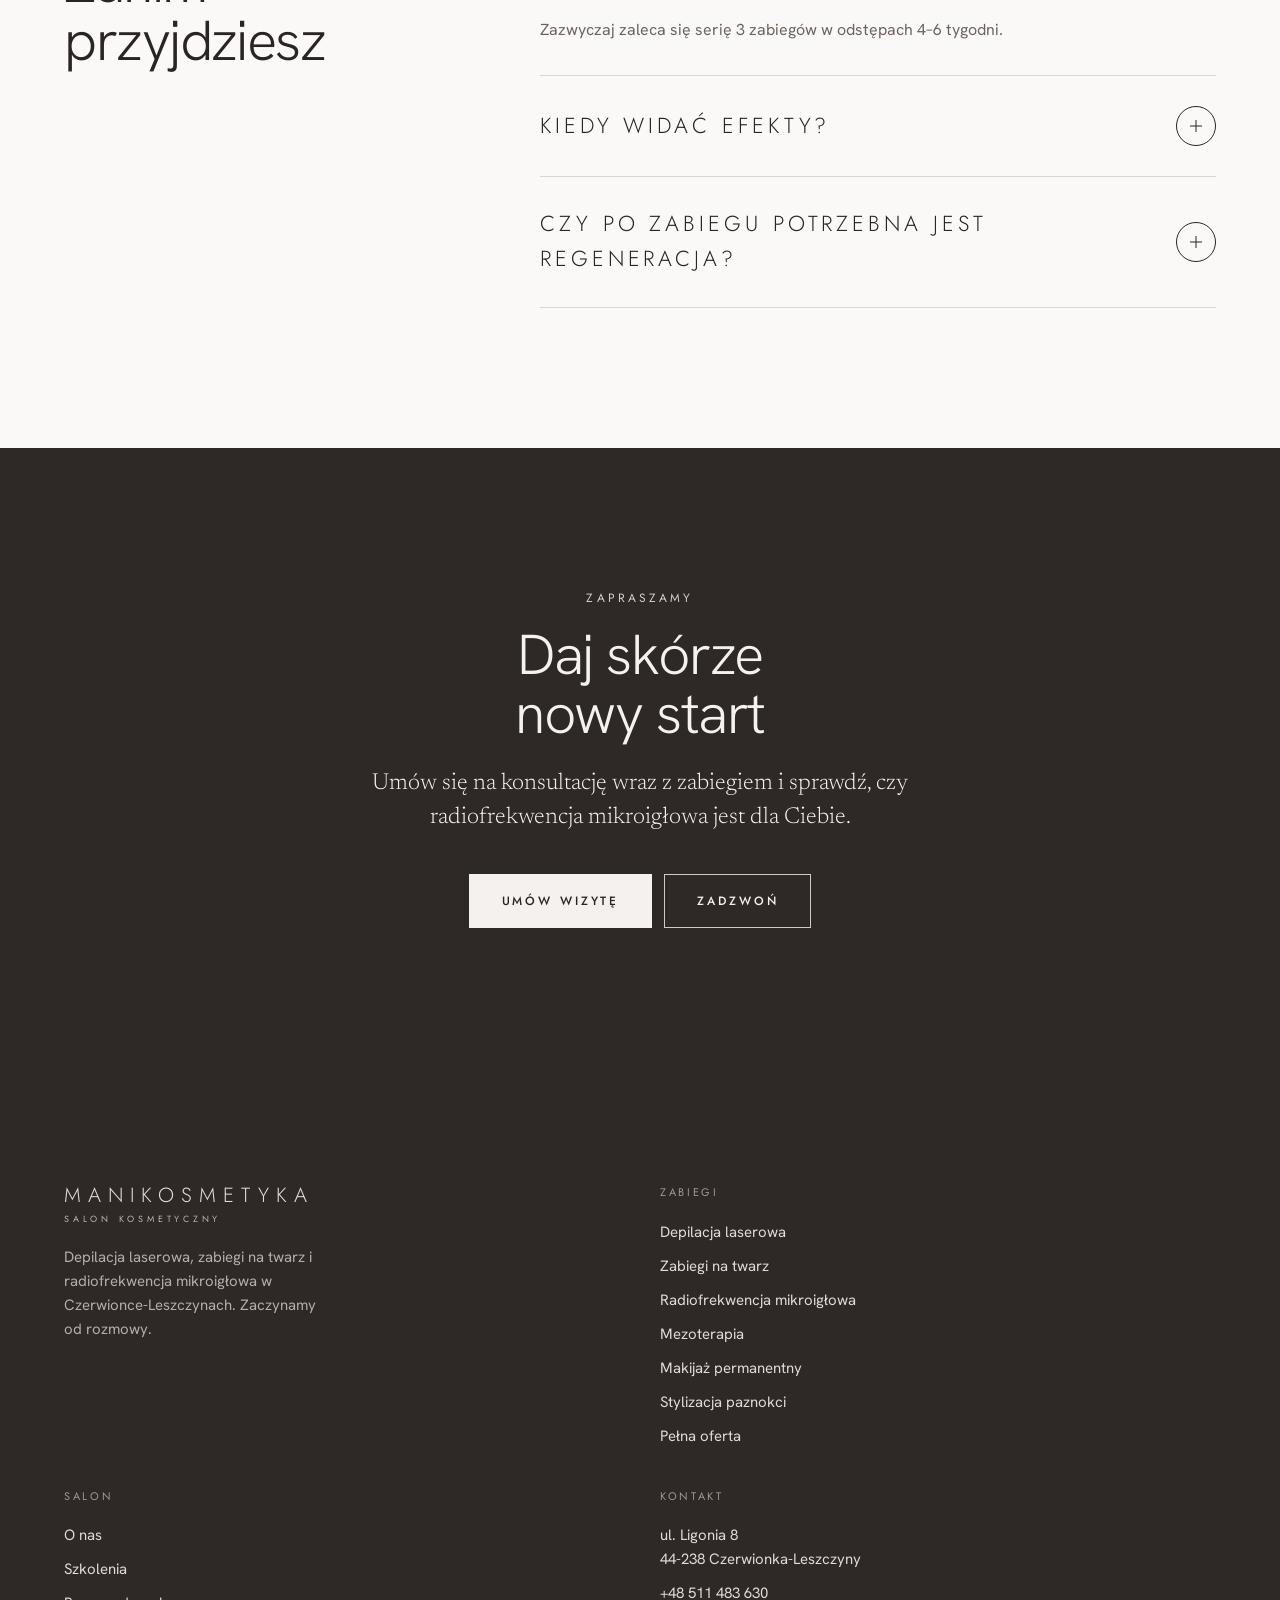
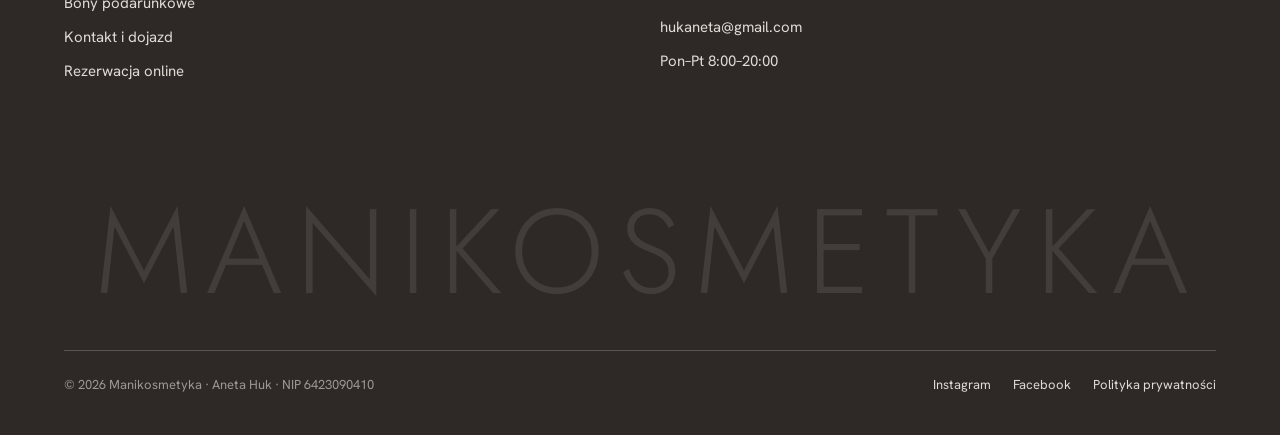
<file: radiofrekwencja-mikroiglowa.html>
<!doctype html>
<html lang="pl">
<head>
<meta charset="utf-8">
<meta name="viewport" content="width=device-width, initial-scale=1, viewport-fit=cover">
<title>Radiofrekwencja mikroigłowa — Manikosmetyka</title>
<meta name="description" content="Radiofrekwencja mikroigłowa — ujędrnienie, zmarszczki, blizny i rozstępy. Twarz i ciało. Manikosmetyka.">
<meta name="theme-color" content="#F8F4EE">
<link rel="icon" type="image/png" sizes="48x48" href="img/favicon-48.png">
<link rel="apple-touch-icon" href="img/apple-touch-icon.png">
<link rel="preload" href="fonts/hanken-grotesk-latin-300-normal.woff2" as="font" type="font/woff2" crossorigin>
<link rel="stylesheet" href="fonts.css">
<link rel="stylesheet" href="style.css">
</head>
<body>
<a class="skip" href="#tresc">Przejdź do treści</a>
<header class="header">
  <div class="wrap header-in">
    <nav class="nav-l" aria-label="Zabiegi"><a href="depilacja-laserowa.html">Depilacja laserowa</a><a href="zabiegi-na-twarz.html">Zabiegi na twarz</a><a href="radiofrekwencja-mikroiglowa.html" aria-current="page">Radiofrekwencja</a></nav>
    <a class="call" href="tel:+48511483630" aria-label="Zadzwoń: +48 511 483 630"><svg viewBox="0 0 24 24" fill="none" stroke="currentColor" stroke-width="1.4" aria-hidden="true"><path d="M5 4h4l2 5-2.5 1.5a11 11 0 0 0 5 5L15 13l5 2v4a2 2 0 0 1-2 2A16 16 0 0 1 3 6a2 2 0 0 1 2-2"/></svg></a>
    <a class="logo" href="index.html" aria-label="Manikosmetyka — strona główna"><b>MANIKOSMETYKA</b><i>salon kosmetyczny</i></a>
    <nav class="nav-r" aria-label="Salon"><a href="oferta.html">Oferta</a><a href="o-nas.html">O nas</a><a href="szkolenia.html">Szkolenia</a><a href="bony-podarunkowe.html">Bony</a><a href="kontakt.html">Kontakt</a><a class="btn btn-dark" href="https://booksy.com/pl-pl/106175_manikosmetyka_salon-kosmetyczny_12856_czerwionka-leszczyny" target="_blank" rel="noopener">Umów wizytę</a></nav>
    <button class="burger" type="button" aria-label="Otwórz menu" aria-expanded="false" aria-controls="menu"><span></span><span></span></button>
  </div>
</header>
<div class="menu" id="menu" aria-hidden="true">
  <nav aria-label="Menu"><a href="index.html">Strona główna</a><a href="depilacja-laserowa.html">Depilacja laserowa</a><a href="zabiegi-na-twarz.html">Zabiegi na twarz</a><a href="radiofrekwencja-mikroiglowa.html" aria-current="page">Radiofrekwencja</a><a href="oferta.html">Oferta</a><a href="o-nas.html">O nas</a><a href="szkolenia.html">Szkolenia</a><a href="bony-podarunkowe.html">Bony</a><a href="kontakt.html">Kontakt</a></nav>
  <div class="menu-foot">
    <a class="btn btn-dark" href="https://booksy.com/pl-pl/106175_manikosmetyka_salon-kosmetyczny_12856_czerwionka-leszczyny" target="_blank" rel="noopener">Umów wizytę</a>
    <a class="btn btn-line" href="tel:+48511483630">Zadzwoń · +48 511 483 630</a>
    <p>ul. Ligonia 8, Czerwionka-Leszczyny · pon–pt 8:00–20:00</p>
  </div>
</div>
<main id="tresc">
<section class="hero page-hero on-photo">
  <picture><img class="hero-bg" src="img/zabieg-twarz-dlonie.jpg" alt="Zabieg na twarz w gabinecie Manikosmetyka" style="--pos: 50% 40%;" fetchpriority="high"></picture>
  <div class="wrap hero-in">
    <p class="crumbs"><a href="index.html">Strona główna</a> &nbsp;/&nbsp; Radiofrekwencja mikroigłowa</p>
    <h1 class="h1" style="margin-top:22px">Radiofrekwencja mikroigłowa</h1>
    <p class="lead">Mikronakłuwanie połączone z falami radiowymi. Głęboka regeneracja i jędrność — na twarzy i na ciele.</p>
    <div class="btns"><a class="btn btn-light" href="https://booksy.com/pl-pl/106175_manikosmetyka_salon-kosmetyczny_12856_czerwionka-leszczyny" target="_blank" rel="noopener">Umów wizytę</a><a class="btn btn-ghost" href="https://booksy.com/pl-pl/106175_manikosmetyka_salon-kosmetyczny_12856_czerwionka-leszczyny" target="_blank" rel="noopener">Konsultacja przy zabiegu</a></div>
  </div>
</section>

<section class="section">
  <div class="wrap">
    <div class="split" style="align-items:end">
      <div class="rv"><p class="label">Zastosowanie</p><h2 class="h2" style="margin-top:18px">Jeden zabieg, wiele efektów</h2></div>
      <p class="lead rv">Radiofrekwencja mikroigłowa działa w głębszych warstwach skóry, dlatego sprawdza się przy pierwszych oznakach starzenia, bliznach i rozstępach.</p>
    </div>
    <div class="grid-3" style="margin-top:clamp(56px,7vw,96px);row-gap:48px"><div class="feat rv"><h3 class="caps caps-md">Ujędrnienie</h3><p>Redukcja zmarszczek i poprawa napięcia skóry.</p></div><div class="feat rv"><h3 class="caps caps-md">Anti-aging</h3><p>Odświeżona skóra bez oznak zmęczenia.</p></div><div class="feat rv"><h3 class="caps caps-md">Blizny</h3><p>Wygładzenie blizn, także potrądzikowych.</p></div><div class="feat rv"><h3 class="caps caps-md">Rozstępy</h3><p>Poprawa struktury skóry na ciele.</p></div><div class="feat rv"><h3 class="caps caps-md">Pory</h3><p>Obkurczenie porów i wyrównanie struktury.</p></div><div class="feat rv"><h3 class="caps caps-md">Elastyczność</h3><p>Skóra gładka, jędrna i sprężysta.</p></div></div>
  </div>
</section>

<section class="section-sm bg-dark">
  <div class="wrap split" style="align-items:center">
    <div class="rv"><p class="label">Aktualna promocja</p><h2 class="h2" style="margin-top:18px;font-size:clamp(30px,3.4vw,48px)">Radiofrekwencja mikroigłowa + zabieg przygotowujący w prezencie</h2></div>
    <div class="rv"><p class="body">Radiofrekwencja mikroigłowa z antyoksydacją oraz zabieg przygotowujący skórę. Dwie wizyty w jednym pakiecie.</p><div class="btns" style="margin-top:28px"><a class="btn btn-light" href="https://booksy.com/pl-pl/106175_manikosmetyka_salon-kosmetyczny_12856_czerwionka-leszczyny" target="_blank" rel="noopener">Zarezerwuj</a></div></div>
  </div>
</section>

<section class="section">
  <div class="wrap">
    <div class="head-row rv"><div><p class="label">Efekty</p><h2 class="h2">Przed i po serii</h2></div><a class="link" href="https://www.instagram.com/manikosmetyka/" target="_blank" rel="noopener">Więcej na Instagramie <span class="arr" aria-hidden="true">→</span></a></div>
    <figure class="ba-wrap rv">
    <div class="ba" data-ba style="--ba: 50%">
      <img class="ba-img" src="img/rf-po.jpg" alt="Skóra klientki po serii zabiegów — przebarwienia wyraźnie rozjaśnione" loading="lazy" width="1050" height="1400">
      <div class="ba-before" aria-hidden="true"><img class="ba-img" src="img/rf-przed.jpg" alt="" loading="lazy" width="1050" height="1400"></div>
      <span class="ba-tag ba-tag-l" aria-hidden="true">Przed</span>
      <span class="ba-tag ba-tag-r" aria-hidden="true">Po</span>
      <span class="ba-handle" aria-hidden="true"><span class="ba-knob"></span></span>
      <input class="ba-range" type="range" min="0" max="100" value="50" step="1" aria-label="Porównanie przed i po — przesuń, aby zobaczyć efekt">
    </div>
    <figcaption>Ta sama klientka przed i po serii zabiegów · przesuń, aby porównać</figcaption>
    </figure>
  </div>
</section>
<section class="section bg-paper">
  <div class="wrap acc-grid acc-faq">
    <div class="rv"><p class="label">Pytania</p><h2 class="h2" style="margin-top:18px">Zanim przyjdziesz</h2></div>
    <div class="acc rv"><details open><summary>Ile zabiegów potrzebuję?<span class="ico" aria-hidden="true"></span></summary><div class="acc-body"><p>Zazwyczaj zaleca się serię 3 zabiegów w odstępach 4–6 tygodni.</p></div></details><details><summary>Kiedy widać efekty?<span class="ico" aria-hidden="true"></span></summary><div class="acc-body"><p>Pierwsze efekty mogą być widoczne po kilku tygodniach, a pełne rezultaty rozwijają się przez 2–3 miesiące.</p></div></details><details><summary>Czy po zabiegu potrzebna jest regeneracja?<span class="ico" aria-hidden="true"></span></summary><div class="acc-body"><p>Tak, zwykle 1–3 dni. W tym czasie może występować lekkie zaczerwienienie i obrzęk skóry.</p></div></details></div>
  </div>
</section>
<section class="section bg-dark cta center">
  <div class="wrap rv">
    <p class="label">Zapraszamy</p>
    <h2 class="h2">Daj skórze nowy start</h2>
    <p class="lead">Umów się na konsultację wraz z zabiegiem i sprawdź, czy radiofrekwencja mikroigłowa jest dla Ciebie.</p>
    <div class="btns"><a class="btn btn-light" href="https://booksy.com/pl-pl/106175_manikosmetyka_salon-kosmetyczny_12856_czerwionka-leszczyny" target="_blank" rel="noopener">Umów wizytę</a><a class="btn btn-ghost" href="tel:+48511483630">Zadzwoń</a></div>
  </div>
</section>
</main>
<footer class="footer">
  <div class="wrap">
    <div class="footer-top">
      <div>
        <a class="logo" href="index.html"><b>MANIKOSMETYKA</b><i>salon kosmetyczny</i></a>
        <p>Depilacja laserowa, zabiegi na twarz i radiofrekwencja mikroigłowa w Czerwionce-Leszczynach. Zaczynamy od rozmowy.</p>
      </div>
      <div>
        <h4>Zabiegi</h4>
        <ul>
          <li><a href="depilacja-laserowa.html">Depilacja laserowa</a></li>
          <li><a href="zabiegi-na-twarz.html">Zabiegi na twarz</a></li>
          <li><a href="radiofrekwencja-mikroiglowa.html">Radiofrekwencja mikroigłowa</a></li>
          <li><a href="zabiegi-na-twarz.html">Mezoterapia</a></li>
          <li><a href="oferta.html#pmu">Makijaż permanentny</a></li>
          <li><a href="oferta.html#dlonie">Stylizacja paznokci</a></li>
          <li><a href="oferta.html">Pełna oferta</a></li>
        </ul>
      </div>
      <div>
        <h4>Salon</h4>
        <ul>
          <li><a href="o-nas.html">O nas</a></li>
          <li><a href="szkolenia.html">Szkolenia</a></li>
          <li><a href="bony-podarunkowe.html">Bony podarunkowe</a></li>
          <li><a href="kontakt.html">Kontakt i dojazd</a></li>
          <li><a href="https://booksy.com/pl-pl/106175_manikosmetyka_salon-kosmetyczny_12856_czerwionka-leszczyny" target="_blank" rel="noopener">Rezerwacja online</a></li>
        </ul>
      </div>
      <div>
        <h4>Kontakt</h4>
        <ul>
          <li><a href="https://www.google.com/maps/search/?api=1&amp;query=Ligonia+8+Czerwionka-Leszczyny" target="_blank" rel="noopener">ul. Ligonia 8<br>44-238 Czerwionka-Leszczyny</a></li>
          <li><a href="tel:+48511483630">+48 511 483 630</a></li>
          <li><a href="mailto:hukaneta@gmail.com">hukaneta@gmail.com</a></li>
          <li>Pon–Pt 8:00–20:00</li>
        </ul>
      </div>
    </div>
    <div class="footer-big" aria-hidden="true"><span>MANIKOSMETYKA</span></div>
    <div class="footer-bottom">
      <span>© 2026 Manikosmetyka · Aneta Huk · NIP 6423090410</span>
      <div><a href="https://www.instagram.com/manikosmetyka/" target="_blank" rel="noopener">Instagram</a><a href="https://www.facebook.com/ManiKosmetyka/" target="_blank" rel="noopener">Facebook</a><a href="#">Polityka prywatności</a></div>
    </div>
  </div>
</footer>
<div class="bookbar">
  <a class="btn btn-dark" href="https://booksy.com/pl-pl/106175_manikosmetyka_salon-kosmetyczny_12856_czerwionka-leszczyny" target="_blank" rel="noopener">Umów wizytę</a>
  <a class="btn btn-line" href="tel:+48511483630" aria-label="Zadzwoń"><svg viewBox="0 0 24 24" fill="none" stroke="currentColor" stroke-width="1.4" aria-hidden="true"><path d="M5 4h4l2 5-2.5 1.5a11 11 0 0 0 5 5L15 13l5 2v4a2 2 0 0 1-2 2A16 16 0 0 1 3 6a2 2 0 0 1 2-2"/></svg></a>
</div>
<script src="main.js"></script>
</body>
</html>
</file>
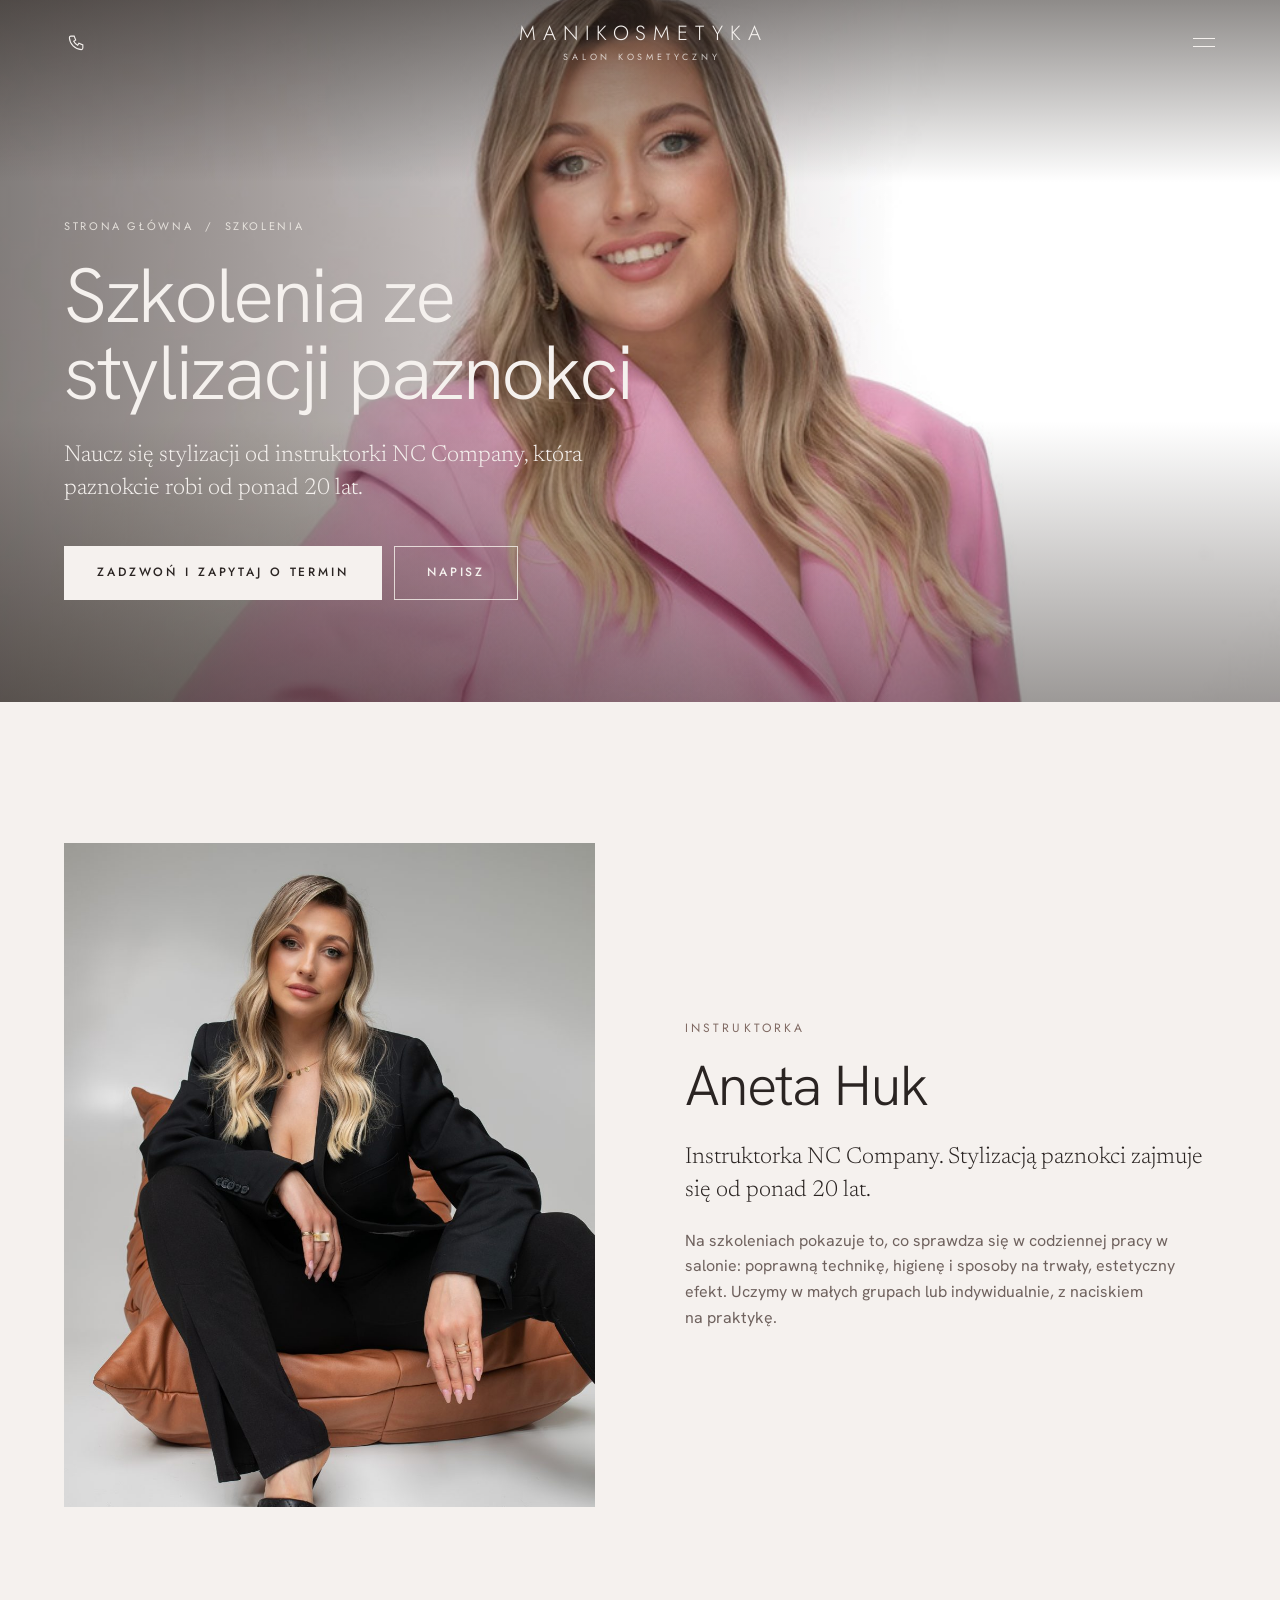
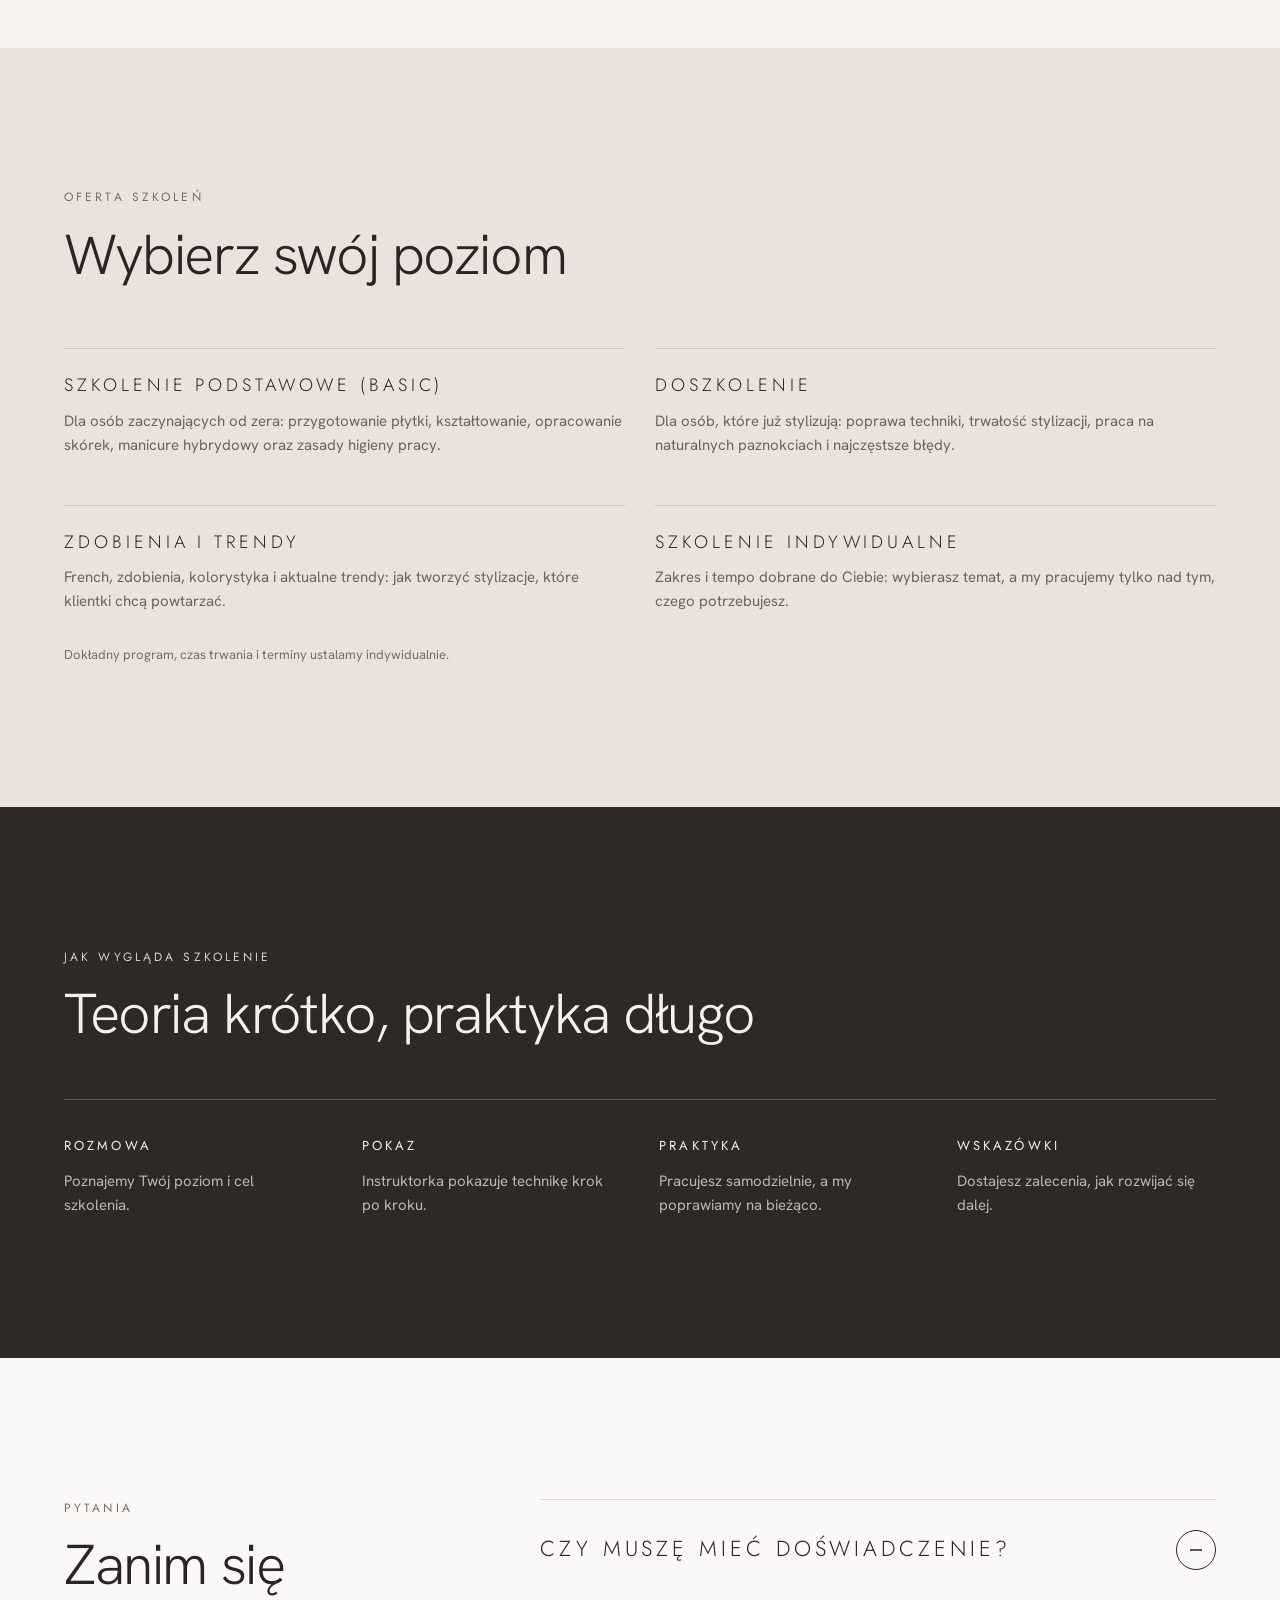
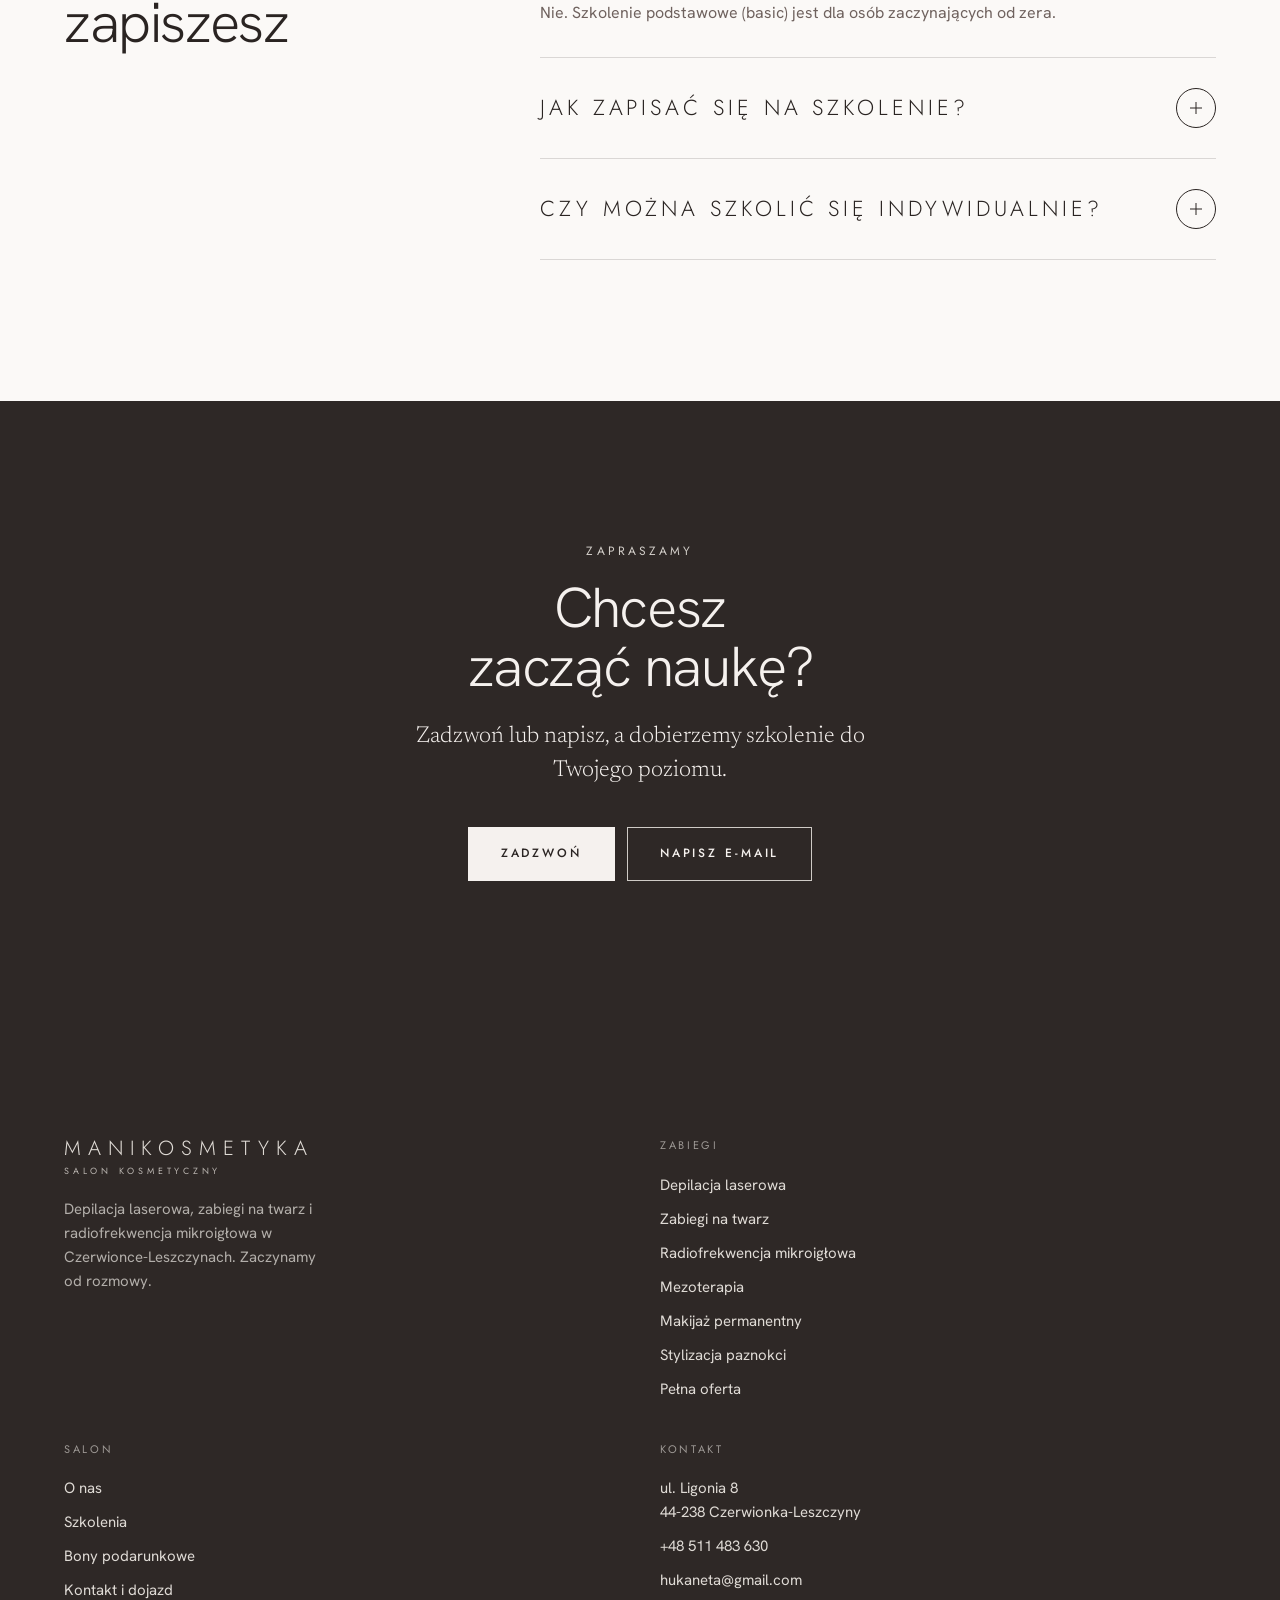
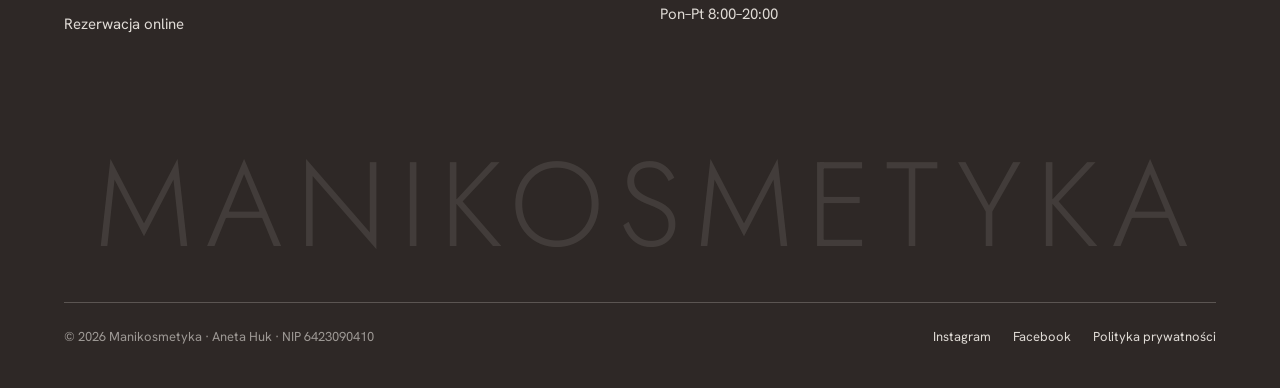
<file: szkolenia.html>
<!doctype html>
<html lang="pl">
<head>
<meta charset="utf-8">
<meta name="viewport" content="width=device-width, initial-scale=1, viewport-fit=cover">
<title>Szkolenia ze stylizacji paznokci — Manikosmetyka</title>
<meta name="description" content="Szkolenia ze stylizacji paznokci w Czerwionce-Leszczynach: kurs podstawowy, doszkolenia, zdobienia. Instruktorka NC Company.">
<meta name="theme-color" content="#F8F4EE">
<link rel="icon" type="image/png" sizes="48x48" href="img/favicon-48.png">
<link rel="apple-touch-icon" href="img/apple-touch-icon.png">
<link rel="preload" href="fonts/hanken-grotesk-latin-300-normal.woff2" as="font" type="font/woff2" crossorigin>
<link rel="stylesheet" href="fonts.css">
<link rel="stylesheet" href="style.css">
</head>
<body>
<a class="skip" href="#tresc">Przejdź do treści</a>
<header class="header">
  <div class="wrap header-in">
    <nav class="nav-l" aria-label="Zabiegi"><a href="depilacja-laserowa.html">Depilacja laserowa</a><a href="zabiegi-na-twarz.html">Zabiegi na twarz</a><a href="radiofrekwencja-mikroiglowa.html">Radiofrekwencja</a></nav>
    <a class="call" href="tel:+48511483630" aria-label="Zadzwoń: +48 511 483 630"><svg viewBox="0 0 24 24" fill="none" stroke="currentColor" stroke-width="1.4" aria-hidden="true"><path d="M5 4h4l2 5-2.5 1.5a11 11 0 0 0 5 5L15 13l5 2v4a2 2 0 0 1-2 2A16 16 0 0 1 3 6a2 2 0 0 1 2-2"/></svg></a>
    <a class="logo" href="index.html" aria-label="Manikosmetyka — strona główna"><b>MANIKOSMETYKA</b><i>salon kosmetyczny</i></a>
    <nav class="nav-r" aria-label="Salon"><a href="oferta.html">Oferta</a><a href="o-nas.html">O nas</a><a href="szkolenia.html" aria-current="page">Szkolenia</a><a href="bony-podarunkowe.html">Bony</a><a href="kontakt.html">Kontakt</a><a class="btn btn-dark" href="https://booksy.com/pl-pl/106175_manikosmetyka_salon-kosmetyczny_12856_czerwionka-leszczyny" target="_blank" rel="noopener">Umów wizytę</a></nav>
    <button class="burger" type="button" aria-label="Otwórz menu" aria-expanded="false" aria-controls="menu"><span></span><span></span></button>
  </div>
</header>
<div class="menu" id="menu" aria-hidden="true">
  <nav aria-label="Menu"><a href="index.html">Strona główna</a><a href="depilacja-laserowa.html">Depilacja laserowa</a><a href="zabiegi-na-twarz.html">Zabiegi na twarz</a><a href="radiofrekwencja-mikroiglowa.html">Radiofrekwencja</a><a href="oferta.html">Oferta</a><a href="o-nas.html">O nas</a><a href="szkolenia.html" aria-current="page">Szkolenia</a><a href="bony-podarunkowe.html">Bony</a><a href="kontakt.html">Kontakt</a></nav>
  <div class="menu-foot">
    <a class="btn btn-dark" href="https://booksy.com/pl-pl/106175_manikosmetyka_salon-kosmetyczny_12856_czerwionka-leszczyny" target="_blank" rel="noopener">Umów wizytę</a>
    <a class="btn btn-line" href="tel:+48511483630">Zadzwoń · +48 511 483 630</a>
    <p>ul. Ligonia 8, Czerwionka-Leszczyny · pon–pt 8:00–20:00</p>
  </div>
</div>
<main id="tresc">
<section class="hero page-hero on-photo hero-portrait">
  <picture><source media="(max-width: 900px), (max-aspect-ratio: 1/1)" srcset="img/szkolenia-hero-m.jpg"><img class="hero-bg" src="img/szkolenia-hero.jpg" alt="Aneta Huk, instruktorka stylizacji paznokci" style="--pos: 50% 30%; --pos-m: 50% 0%;" fetchpriority="high"></picture>
  <div class="wrap hero-in">
    <p class="crumbs"><a href="index.html">Strona główna</a> &nbsp;/&nbsp; Szkolenia</p>
    <h1 class="h1" style="margin-top:22px">Szkolenia ze stylizacji paznokci</h1>
    <p class="lead">Naucz się stylizacji od instruktorki NC Company, która paznokcie robi od ponad 20 lat.</p>
    <div class="btns"><a class="btn btn-light" href="tel:+48511483630">Zadzwoń i zapytaj o termin</a><a class="btn btn-ghost" href="mailto:hukaneta@gmail.com">Napisz</a></div>
  </div>
</section>

<section class="section">
  <div class="wrap split">
    <img class="portrait rv" src="img/aneta-szkolenia.jpg" alt="Aneta Huk, instruktorka NC Company" style="object-position: 50% 25%" loading="lazy">
    <div class="rv">
      <p class="label">Instruktorka</p>
      <h2 class="h2" style="margin-top:18px">Aneta Huk</h2>
      <p class="lead" style="margin-top:26px">Instruktorka NC Company. Stylizacją paznokci zajmuje się od ponad 20 lat.</p>
      <p class="body" style="margin-top:20px">Na szkoleniach pokazuje to, co sprawdza się w codziennej pracy w salonie: poprawną technikę, higienę i sposoby na trwały, estetyczny efekt. Uczymy w małych grupach lub indywidualnie, z naciskiem na praktykę.</p>
    </div>
  </div>
</section>

<section class="section bg-stone">
  <div class="wrap">
    <div class="head-row rv"><div><p class="label">Oferta szkoleń</p><h2 class="h2">Wybierz swój poziom</h2></div></div>
    <div class="grid-2" style="row-gap:48px">
      <div class="feat rv"><h3 class="caps caps-md">Szkolenie podstawowe (basic)</h3><p>Dla osób zaczynających od zera: przygotowanie płytki, kształtowanie, opracowanie skórek, manicure hybrydowy oraz zasady higieny pracy.</p></div>
      <div class="feat rv"><h3 class="caps caps-md">Doszkolenie</h3><p>Dla osób, które już stylizują: poprawa techniki, trwałość stylizacji, praca na naturalnych paznokciach i najczęstsze błędy.</p></div>
      <div class="feat rv"><h3 class="caps caps-md">Zdobienia i trendy</h3><p>French, zdobienia, kolorystyka i aktualne trendy: jak tworzyć stylizacje, które klientki chcą powtarzać.</p></div>
      <div class="feat rv"><h3 class="caps caps-md">Szkolenie indywidualne</h3><p>Zakres i tempo dobrane do Ciebie: wybierasz temat, a my pracujemy tylko nad tym, czego potrzebujesz.</p></div>
    </div>
    <p class="note rv" style="margin-top:32px">Dokładny program, czas trwania i terminy ustalamy indywidualnie.</p>
  </div>
</section>

<section class="section bg-dark">
  <div class="wrap">
    <div class="rv" style="max-width:720px"><p class="label">Jak wygląda szkolenie</p><h2 class="h2" style="margin-top:18px">Teoria krótko, praktyka długo</h2></div>
    <div class="steps rv" style="margin-top:56px"><div class="grid-4"><div class="step"><h3>Rozmowa</h3><p>Poznajemy Twój poziom i cel szkolenia.</p></div><div class="step"><h3>Pokaz</h3><p>Instruktorka pokazuje technikę krok po kroku.</p></div><div class="step"><h3>Praktyka</h3><p>Pracujesz samodzielnie, a my poprawiamy na bieżąco.</p></div><div class="step"><h3>Wskazówki</h3><p>Dostajesz zalecenia, jak rozwijać się dalej.</p></div></div></div>
  </div>
</section>
<section class="section bg-paper">
  <div class="wrap acc-grid acc-faq">
    <div class="rv"><p class="label">Pytania</p><h2 class="h2" style="margin-top:18px">Zanim się zapiszesz</h2></div>
    <div class="acc rv"><details open><summary>Czy muszę mieć doświadczenie?<span class="ico" aria-hidden="true"></span></summary><div class="acc-body"><p>Nie. Szkolenie podstawowe (basic) jest dla osób zaczynających od zera.</p></div></details><details><summary>Jak zapisać się na szkolenie?<span class="ico" aria-hidden="true"></span></summary><div class="acc-body"><p>Zadzwoń pod numer +48 511 483 630 lub napisz na hukaneta@gmail.com. Uzgodnimy zakres i termin.</p></div></details><details><summary>Czy można szkolić się indywidualnie?<span class="ico" aria-hidden="true"></span></summary><div class="acc-body"><p>Tak, szkolenie indywidualne to osobna opcja. Zakres i tempo dopasowujemy do Ciebie.</p></div></details></div>
  </div>
</section>
<section class="section bg-dark cta center">
  <div class="wrap rv">
    <p class="label">Zapraszamy</p>
    <h2 class="h2">Chcesz zacząć naukę?</h2>
    <p class="lead">Zadzwoń lub napisz, a dobierzemy szkolenie do Twojego poziomu.</p>
    <div class="btns"><a class="btn btn-light" href="tel:+48511483630">Zadzwoń</a><a class="btn btn-ghost" href="mailto:hukaneta@gmail.com">Napisz e-mail</a></div>
  </div>
</section>
</main>
<footer class="footer">
  <div class="wrap">
    <div class="footer-top">
      <div>
        <a class="logo" href="index.html"><b>MANIKOSMETYKA</b><i>salon kosmetyczny</i></a>
        <p>Depilacja laserowa, zabiegi na twarz i radiofrekwencja mikroigłowa w Czerwionce-Leszczynach. Zaczynamy od rozmowy.</p>
      </div>
      <div>
        <h4>Zabiegi</h4>
        <ul>
          <li><a href="depilacja-laserowa.html">Depilacja laserowa</a></li>
          <li><a href="zabiegi-na-twarz.html">Zabiegi na twarz</a></li>
          <li><a href="radiofrekwencja-mikroiglowa.html">Radiofrekwencja mikroigłowa</a></li>
          <li><a href="zabiegi-na-twarz.html">Mezoterapia</a></li>
          <li><a href="oferta.html#pmu">Makijaż permanentny</a></li>
          <li><a href="oferta.html#dlonie">Stylizacja paznokci</a></li>
          <li><a href="oferta.html">Pełna oferta</a></li>
        </ul>
      </div>
      <div>
        <h4>Salon</h4>
        <ul>
          <li><a href="o-nas.html">O nas</a></li>
          <li><a href="szkolenia.html">Szkolenia</a></li>
          <li><a href="bony-podarunkowe.html">Bony podarunkowe</a></li>
          <li><a href="kontakt.html">Kontakt i dojazd</a></li>
          <li><a href="https://booksy.com/pl-pl/106175_manikosmetyka_salon-kosmetyczny_12856_czerwionka-leszczyny" target="_blank" rel="noopener">Rezerwacja online</a></li>
        </ul>
      </div>
      <div>
        <h4>Kontakt</h4>
        <ul>
          <li><a href="https://www.google.com/maps/search/?api=1&amp;query=Ligonia+8+Czerwionka-Leszczyny" target="_blank" rel="noopener">ul. Ligonia 8<br>44-238 Czerwionka-Leszczyny</a></li>
          <li><a href="tel:+48511483630">+48 511 483 630</a></li>
          <li><a href="mailto:hukaneta@gmail.com">hukaneta@gmail.com</a></li>
          <li>Pon–Pt 8:00–20:00</li>
        </ul>
      </div>
    </div>
    <div class="footer-big" aria-hidden="true"><span>MANIKOSMETYKA</span></div>
    <div class="footer-bottom">
      <span>© 2026 Manikosmetyka · Aneta Huk · NIP 6423090410</span>
      <div><a href="https://www.instagram.com/manikosmetyka/" target="_blank" rel="noopener">Instagram</a><a href="https://www.facebook.com/ManiKosmetyka/" target="_blank" rel="noopener">Facebook</a><a href="#">Polityka prywatności</a></div>
    </div>
  </div>
</footer>
<div class="bookbar">
  <a class="btn btn-dark" href="https://booksy.com/pl-pl/106175_manikosmetyka_salon-kosmetyczny_12856_czerwionka-leszczyny" target="_blank" rel="noopener">Umów wizytę</a>
  <a class="btn btn-line" href="tel:+48511483630" aria-label="Zadzwoń"><svg viewBox="0 0 24 24" fill="none" stroke="currentColor" stroke-width="1.4" aria-hidden="true"><path d="M5 4h4l2 5-2.5 1.5a11 11 0 0 0 5 5L15 13l5 2v4a2 2 0 0 1-2 2A16 16 0 0 1 3 6a2 2 0 0 1 2-2"/></svg></a>
</div>
<script src="main.js"></script>
</body>
</html>
</file>
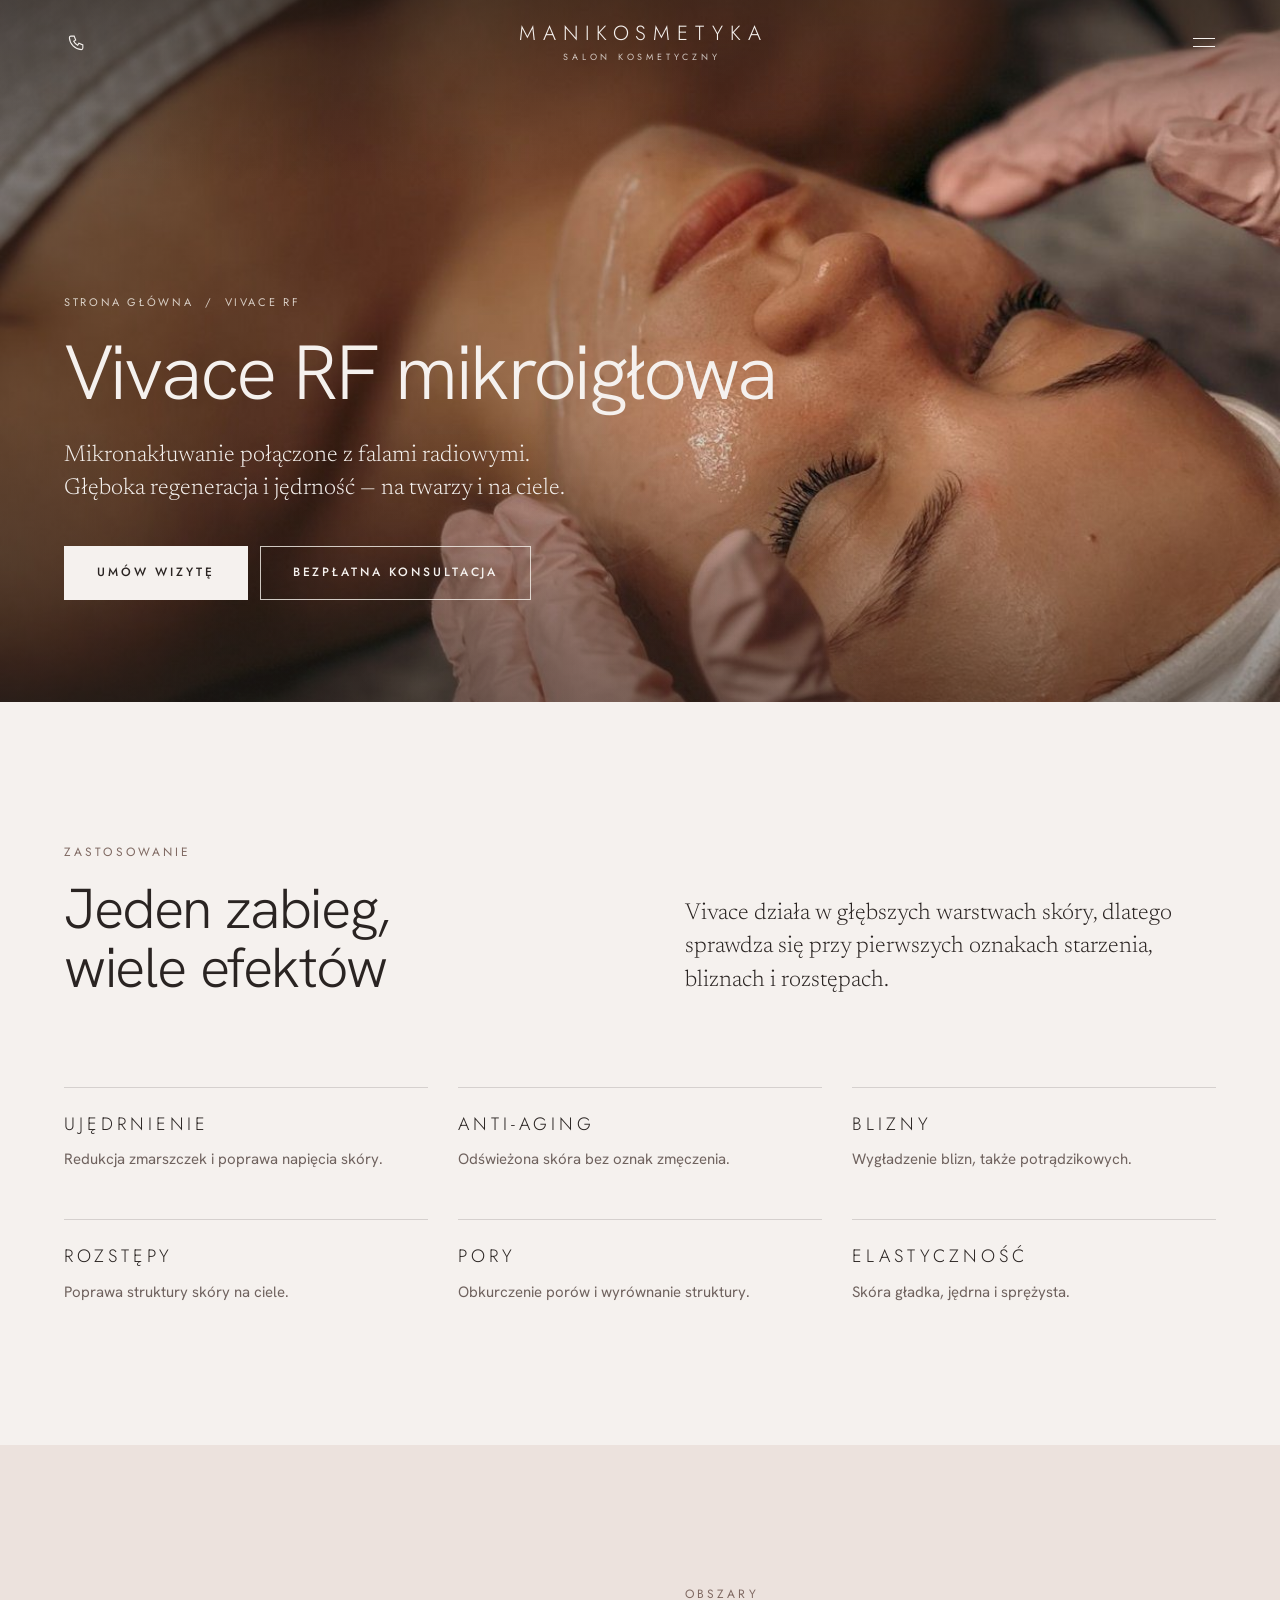
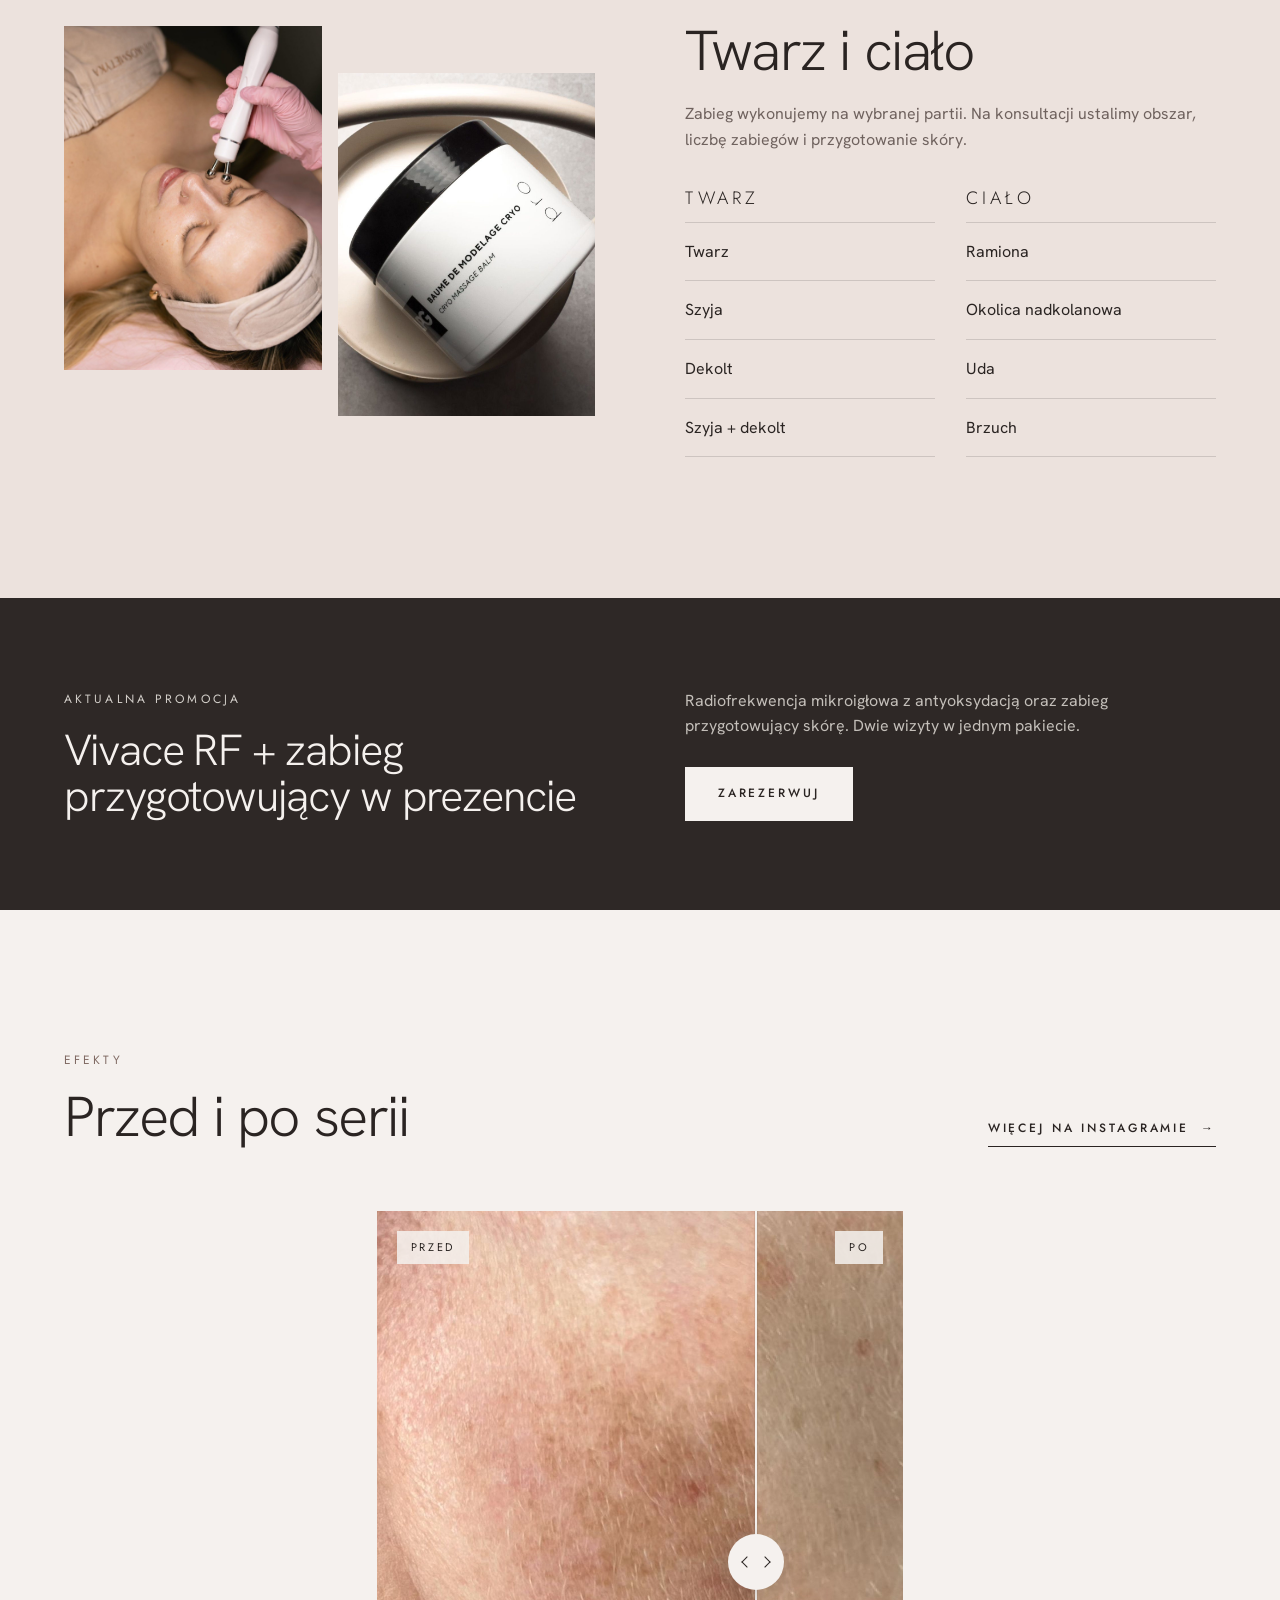
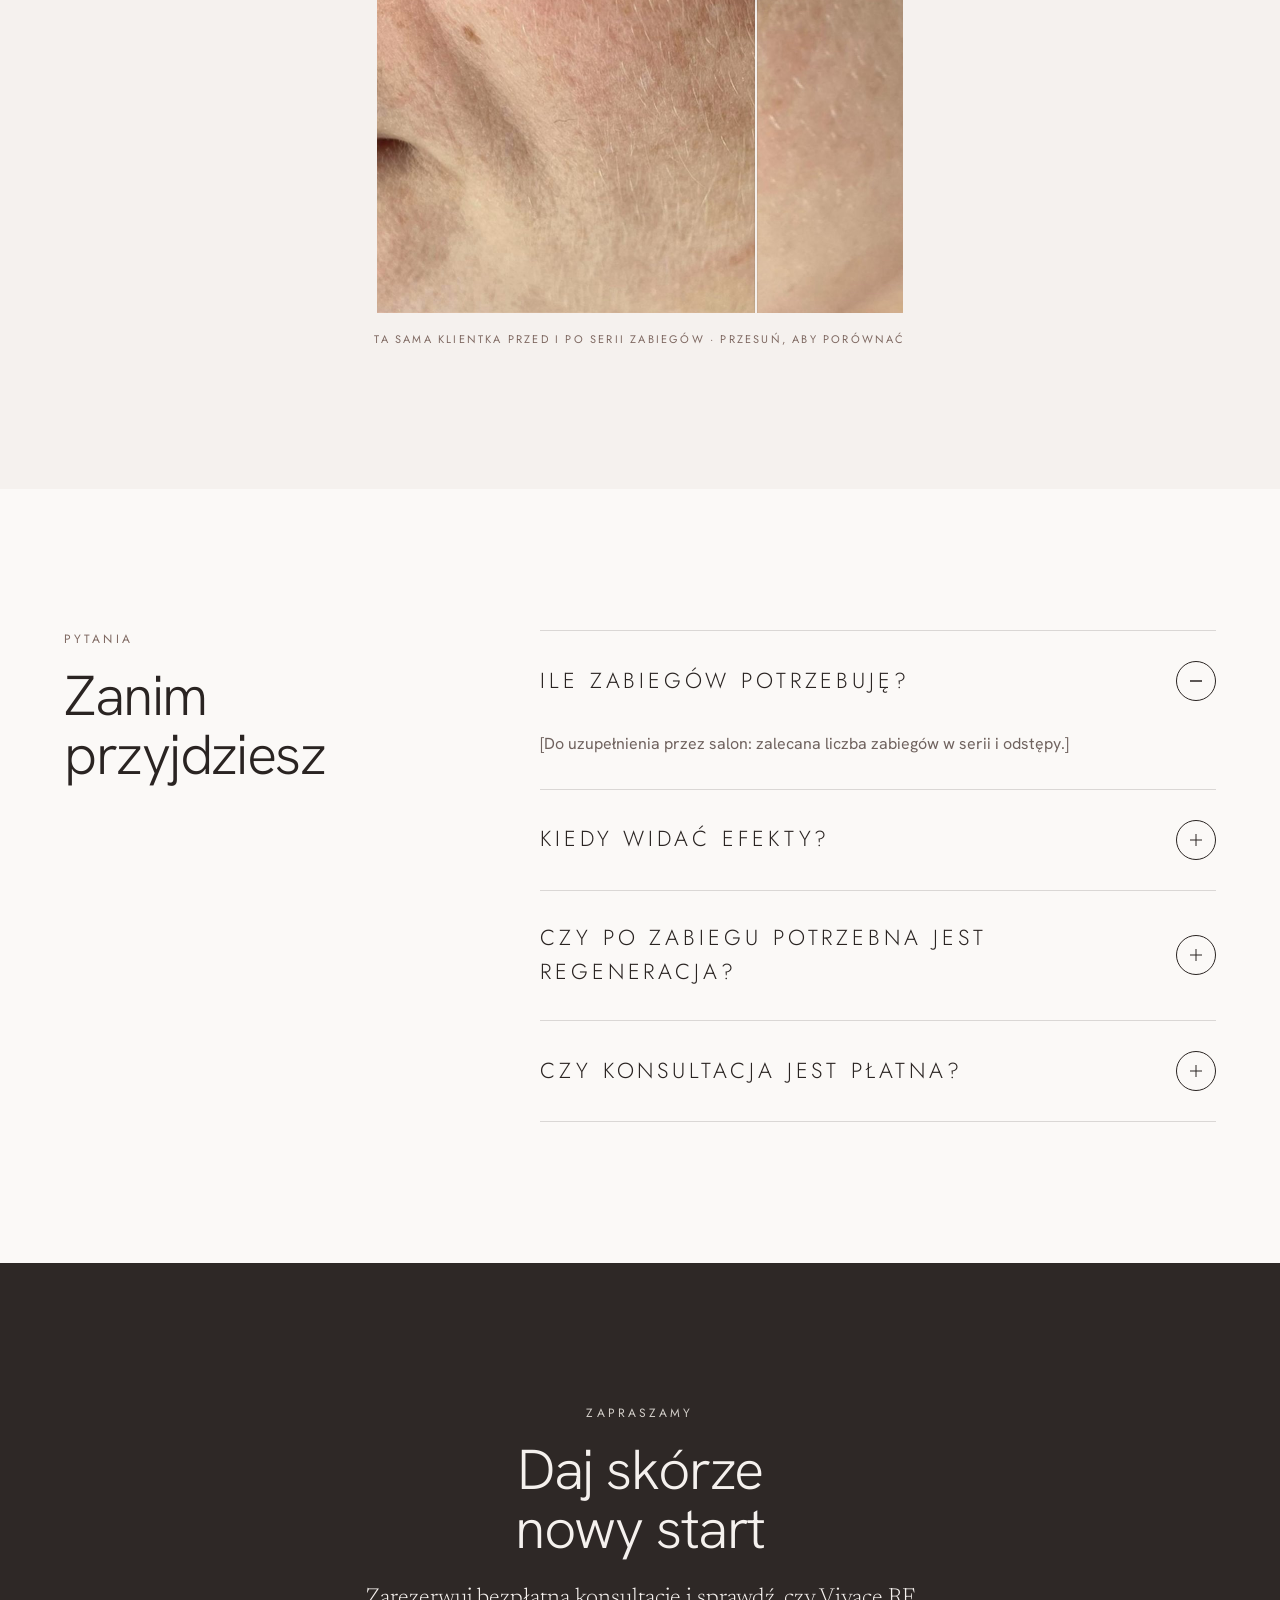
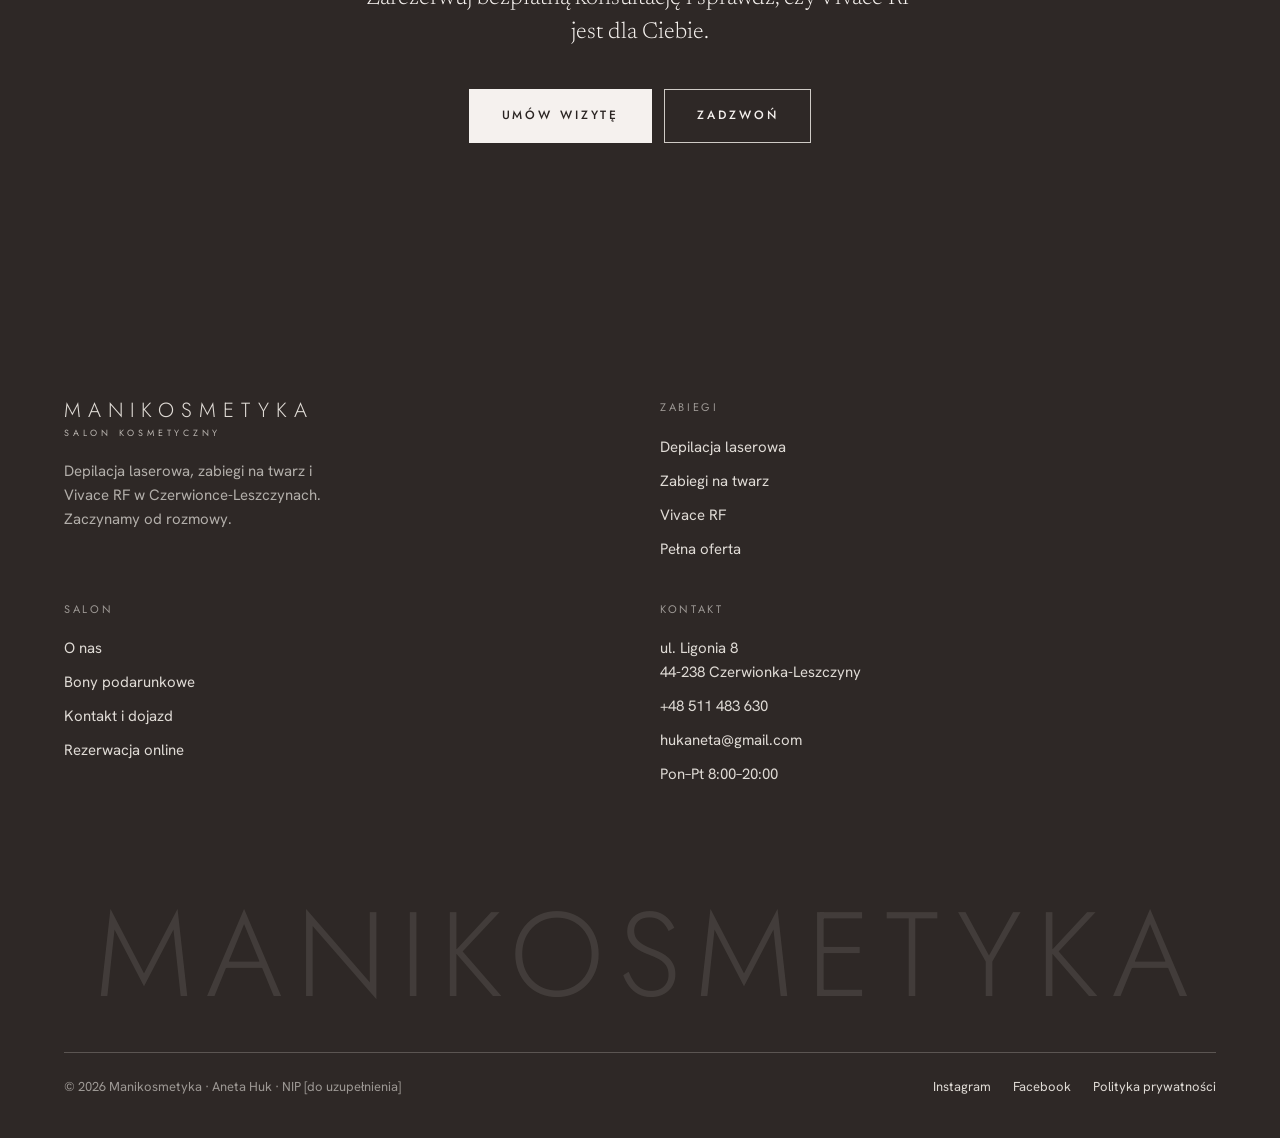
<file: vivace-rf.html>
<!doctype html>
<html lang="pl">
<head>
<meta charset="utf-8">
<meta name="viewport" content="width=device-width, initial-scale=1, viewport-fit=cover">
<title>Vivace RF mikroigłowa — Manikosmetyka</title>
<meta name="description" content="Vivace RF mikroigłowa — ujędrnienie, zmarszczki, blizny i rozstępy. Twarz i ciało. Manikosmetyka.">
<meta name="theme-color" content="#F8F4EE">
<link rel="preload" href="fonts/hanken-grotesk-latin-300-normal.woff2" as="font" type="font/woff2" crossorigin>
<link rel="stylesheet" href="fonts.css">
<link rel="stylesheet" href="style.css">
</head>
<body>
<a class="skip" href="#tresc">Przejdź do treści</a>
<header class="header">
  <div class="wrap header-in">
    <nav class="nav-l" aria-label="Zabiegi"><a href="depilacja-laserowa.html">Depilacja laserowa</a><a href="zabiegi-na-twarz.html">Zabiegi na twarz</a><a href="vivace-rf.html" aria-current="page">Vivace RF</a></nav>
    <a class="call" href="tel:+48511483630" aria-label="Zadzwoń: +48 511 483 630"><svg viewBox="0 0 24 24" fill="none" stroke="currentColor" stroke-width="1.4" aria-hidden="true"><path d="M5 4h4l2 5-2.5 1.5a11 11 0 0 0 5 5L15 13l5 2v4a2 2 0 0 1-2 2A16 16 0 0 1 3 6a2 2 0 0 1 2-2"/></svg></a>
    <a class="logo" href="index.html" aria-label="Manikosmetyka — strona główna"><b>MANIKOSMETYKA</b><i>salon kosmetyczny</i></a>
    <nav class="nav-r" aria-label="Salon"><a href="oferta.html">Oferta</a><a href="o-nas.html">O nas</a><a href="bony-podarunkowe.html">Bony</a><a href="kontakt.html">Kontakt</a><a class="btn btn-dark" href="https://booksy.com/pl-pl/106175_manikosmetyka_salon-kosmetyczny_12856_czerwionka-leszczyny" target="_blank" rel="noopener">Umów wizytę</a></nav>
    <button class="burger" type="button" aria-label="Otwórz menu" aria-expanded="false" aria-controls="menu"><span></span><span></span></button>
  </div>
</header>
<div class="menu" id="menu" aria-hidden="true">
  <nav aria-label="Menu"><a href="index.html">Strona główna</a><a href="depilacja-laserowa.html">Depilacja laserowa</a><a href="zabiegi-na-twarz.html">Zabiegi na twarz</a><a href="vivace-rf.html" aria-current="page">Vivace RF</a><a href="oferta.html">Oferta</a><a href="o-nas.html">O nas</a><a href="bony-podarunkowe.html">Bony</a><a href="kontakt.html">Kontakt</a></nav>
  <div class="menu-foot">
    <a class="btn btn-dark" href="https://booksy.com/pl-pl/106175_manikosmetyka_salon-kosmetyczny_12856_czerwionka-leszczyny" target="_blank" rel="noopener">Umów wizytę</a>
    <a class="btn btn-line" href="tel:+48511483630">Zadzwoń · +48 511 483 630</a>
    <p>ul. Ligonia 8, Czerwionka-Leszczyny · pon–pt 8:00–20:00</p>
  </div>
</div>
<main id="tresc">
<section class="hero page-hero on-photo">
  <img class="hero-bg" src="img/zabieg-twarz-dlonie.jpg" alt="Zabieg na twarz w gabinecie Manikosmetyka" style="--pos: 50% 40%;" fetchpriority="high">
  <div class="wrap hero-in">
    <p class="crumbs"><a href="index.html">Strona główna</a> &nbsp;/&nbsp; Vivace RF</p>
    <h1 class="h1" style="margin-top:22px">Vivace RF mikroigłowa</h1>
    <p class="lead">Mikronakłuwanie połączone z falami radiowymi. Głęboka regeneracja i jędrność — na twarzy i na ciele.</p>
    <div class="btns"><a class="btn btn-light" href="https://booksy.com/pl-pl/106175_manikosmetyka_salon-kosmetyczny_12856_czerwionka-leszczyny" target="_blank" rel="noopener">Umów wizytę</a><a class="btn btn-ghost" href="https://booksy.com/pl-pl/106175_manikosmetyka_salon-kosmetyczny_12856_czerwionka-leszczyny" target="_blank" rel="noopener">Bezpłatna konsultacja</a></div>
  </div>
</section>

<section class="section">
  <div class="wrap">
    <div class="split" style="align-items:end">
      <div class="rv"><p class="label">Zastosowanie</p><h2 class="h2" style="margin-top:18px">Jeden zabieg, wiele efektów</h2></div>
      <p class="lead rv">Vivace działa w głębszych warstwach skóry, dlatego sprawdza się przy pierwszych oznakach starzenia, bliznach i rozstępach.</p>
    </div>
    <div class="grid-3" style="margin-top:clamp(56px,7vw,96px);row-gap:48px"><div class="feat rv"><h3 class="caps caps-md">Ujędrnienie</h3><p>Redukcja zmarszczek i poprawa napięcia skóry.</p></div><div class="feat rv"><h3 class="caps caps-md">Anti-aging</h3><p>Odświeżona skóra bez oznak zmęczenia.</p></div><div class="feat rv"><h3 class="caps caps-md">Blizny</h3><p>Wygładzenie blizn, także potrądzikowych.</p></div><div class="feat rv"><h3 class="caps caps-md">Rozstępy</h3><p>Poprawa struktury skóry na ciele.</p></div><div class="feat rv"><h3 class="caps caps-md">Pory</h3><p>Obkurczenie porów i wyrównanie struktury.</p></div><div class="feat rv"><h3 class="caps caps-md">Elastyczność</h3><p>Skóra gładka, jędrna i sprężysta.</p></div></div>
  </div>
</section>

<section class="section bg-stone">
  <div class="wrap split">
    <div class="pair rv">
      <img class="media r-34" src="img/twarz-glowica-2.jpg" alt="Zabieg na twarz" loading="lazy">
      <img class="media r-34" src="img/cialo-cryo.jpg" alt="Kosmetyk do zabiegów na ciało" loading="lazy">
    </div>
    <div class="rv">
      <p class="label">Obszary</p>
      <h2 class="h2" style="margin-top:18px">Twarz i ciało</h2>
      <p class="body" style="margin-top:20px">Zabieg wykonujemy na wybranej partii. Na konsultacji ustalimy obszar, liczbę zabiegów i przygotowanie skóry.</p>
      <div class="grid-2" style="margin-top:36px">
        <div><h3 class="caps caps-md" style="margin-bottom:12px">Twarz</h3><ul class="lines"><li>Twarz</li><li>Szyja</li><li>Dekolt</li><li>Szyja + dekolt</li></ul></div>
        <div><h3 class="caps caps-md" style="margin-bottom:12px">Ciało</h3><ul class="lines"><li>Ramiona</li><li>Okolica nadkolanowa</li><li>Uda</li><li>Brzuch</li></ul></div>
      </div>
    </div>
  </div>
</section>

<section class="section-sm bg-dark">
  <div class="wrap split" style="align-items:center">
    <div class="rv"><p class="label">Aktualna promocja</p><h2 class="h2" style="margin-top:18px;font-size:clamp(30px,3.4vw,48px)">Vivace RF + zabieg przygotowujący w prezencie</h2></div>
    <div class="rv"><p class="body">Radiofrekwencja mikroigłowa z antyoksydacją oraz zabieg przygotowujący skórę. Dwie wizyty w jednym pakiecie.</p><div class="btns" style="margin-top:28px"><a class="btn btn-light" href="https://booksy.com/pl-pl/106175_manikosmetyka_salon-kosmetyczny_12856_czerwionka-leszczyny" target="_blank" rel="noopener">Zarezerwuj</a></div></div>
  </div>
</section>

<section class="section">
  <div class="wrap">
    <div class="head-row rv"><div><p class="label">Efekty</p><h2 class="h2">Przed i po serii</h2></div><a class="link" href="https://www.instagram.com/manikosmetyka/" target="_blank" rel="noopener">Więcej na Instagramie <span class="arr" aria-hidden="true">→</span></a></div>
    <figure class="ba-wrap rv">
    <div class="ba" data-ba style="--ba: 50%">
      <img class="ba-img" src="img/vivace-po.jpg" alt="Skóra klientki po serii zabiegów — przebarwienia wyraźnie rozjaśnione" loading="lazy" width="1050" height="1400">
      <div class="ba-before" aria-hidden="true"><img class="ba-img" src="img/vivace-przed.jpg" alt="" loading="lazy" width="1050" height="1400"></div>
      <span class="ba-tag ba-tag-l" aria-hidden="true">Przed</span>
      <span class="ba-tag ba-tag-r" aria-hidden="true">Po</span>
      <span class="ba-handle" aria-hidden="true"><span class="ba-knob"></span></span>
      <input class="ba-range" type="range" min="0" max="100" value="50" step="1" aria-label="Porównanie przed i po — przesuń, aby zobaczyć efekt">
    </div>
    <figcaption>Ta sama klientka przed i po serii zabiegów · przesuń, aby porównać</figcaption>
    </figure>
  </div>
</section>
<section class="section bg-paper">
  <div class="wrap acc-grid acc-faq">
    <div class="rv"><p class="label">Pytania</p><h2 class="h2" style="margin-top:18px">Zanim przyjdziesz</h2></div>
    <div class="acc rv"><details open><summary>Ile zabiegów potrzebuję?<span class="ico" aria-hidden="true"></span></summary><div class="acc-body"><p>[Do uzupełnienia przez salon: zalecana liczba zabiegów w serii i odstępy.]</p></div></details><details><summary>Kiedy widać efekty?<span class="ico" aria-hidden="true"></span></summary><div class="acc-body"><p>[Do uzupełnienia przez salon.]</p></div></details><details><summary>Czy po zabiegu potrzebna jest regeneracja?<span class="ico" aria-hidden="true"></span></summary><div class="acc-body"><p>[Do uzupełnienia przez salon: jak wygląda skóra po zabiegu i zalecenia.]</p></div></details><details><summary>Czy konsultacja jest płatna?<span class="ico" aria-hidden="true"></span></summary><div class="acc-body"><p>Nie, konsultacja w gabinecie jest bezpłatna.</p></div></details></div>
  </div>
</section>
<section class="section bg-dark cta center">
  <div class="wrap rv">
    <p class="label">Zapraszamy</p>
    <h2 class="h2">Daj skórze nowy start</h2>
    <p class="lead">Zarezerwuj bezpłatną konsultację i sprawdź, czy Vivace RF jest dla Ciebie.</p>
    <div class="btns"><a class="btn btn-light" href="https://booksy.com/pl-pl/106175_manikosmetyka_salon-kosmetyczny_12856_czerwionka-leszczyny" target="_blank" rel="noopener">Umów wizytę</a><a class="btn btn-ghost" href="tel:+48511483630">Zadzwoń</a></div>
  </div>
</section>
</main>
<footer class="footer">
  <div class="wrap">
    <div class="footer-top">
      <div>
        <a class="logo" href="index.html"><b>MANIKOSMETYKA</b><i>salon kosmetyczny</i></a>
        <p>Depilacja laserowa, zabiegi na twarz i Vivace RF w Czerwionce-Leszczynach. Zaczynamy od rozmowy.</p>
      </div>
      <div>
        <h4>Zabiegi</h4>
        <ul>
          <li><a href="depilacja-laserowa.html">Depilacja laserowa</a></li>
          <li><a href="zabiegi-na-twarz.html">Zabiegi na twarz</a></li>
          <li><a href="vivace-rf.html">Vivace RF</a></li>
          <li><a href="oferta.html">Pełna oferta</a></li>
        </ul>
      </div>
      <div>
        <h4>Salon</h4>
        <ul>
          <li><a href="o-nas.html">O nas</a></li>
          <li><a href="bony-podarunkowe.html">Bony podarunkowe</a></li>
          <li><a href="kontakt.html">Kontakt i dojazd</a></li>
          <li><a href="https://booksy.com/pl-pl/106175_manikosmetyka_salon-kosmetyczny_12856_czerwionka-leszczyny" target="_blank" rel="noopener">Rezerwacja online</a></li>
        </ul>
      </div>
      <div>
        <h4>Kontakt</h4>
        <ul>
          <li><a href="https://www.google.com/maps/search/?api=1&amp;query=Ligonia+8+Czerwionka-Leszczyny" target="_blank" rel="noopener">ul. Ligonia 8<br>44-238 Czerwionka-Leszczyny</a></li>
          <li><a href="tel:+48511483630">+48 511 483 630</a></li>
          <li><a href="mailto:hukaneta@gmail.com">hukaneta@gmail.com</a></li>
          <li>Pon–Pt 8:00–20:00</li>
        </ul>
      </div>
    </div>
    <div class="footer-big" aria-hidden="true"><span>MANIKOSMETYKA</span></div>
    <div class="footer-bottom">
      <span>© 2026 Manikosmetyka · Aneta Huk · NIP [do uzupełnienia]</span>
      <div><a href="https://www.instagram.com/manikosmetyka/" target="_blank" rel="noopener">Instagram</a><a href="https://www.facebook.com/ManiKosmetyka/" target="_blank" rel="noopener">Facebook</a><a href="#">Polityka prywatności</a></div>
    </div>
  </div>
</footer>
<div class="bookbar">
  <a class="btn btn-dark" href="https://booksy.com/pl-pl/106175_manikosmetyka_salon-kosmetyczny_12856_czerwionka-leszczyny" target="_blank" rel="noopener">Umów wizytę</a>
  <a class="btn btn-line" href="tel:+48511483630" aria-label="Zadzwoń"><svg viewBox="0 0 24 24" fill="none" stroke="currentColor" stroke-width="1.4" aria-hidden="true"><path d="M5 4h4l2 5-2.5 1.5a11 11 0 0 0 5 5L15 13l5 2v4a2 2 0 0 1-2 2A16 16 0 0 1 3 6a2 2 0 0 1 2-2"/></svg></a>
</div>
<script src="main.js"></script>
</body>
</html>
</file>
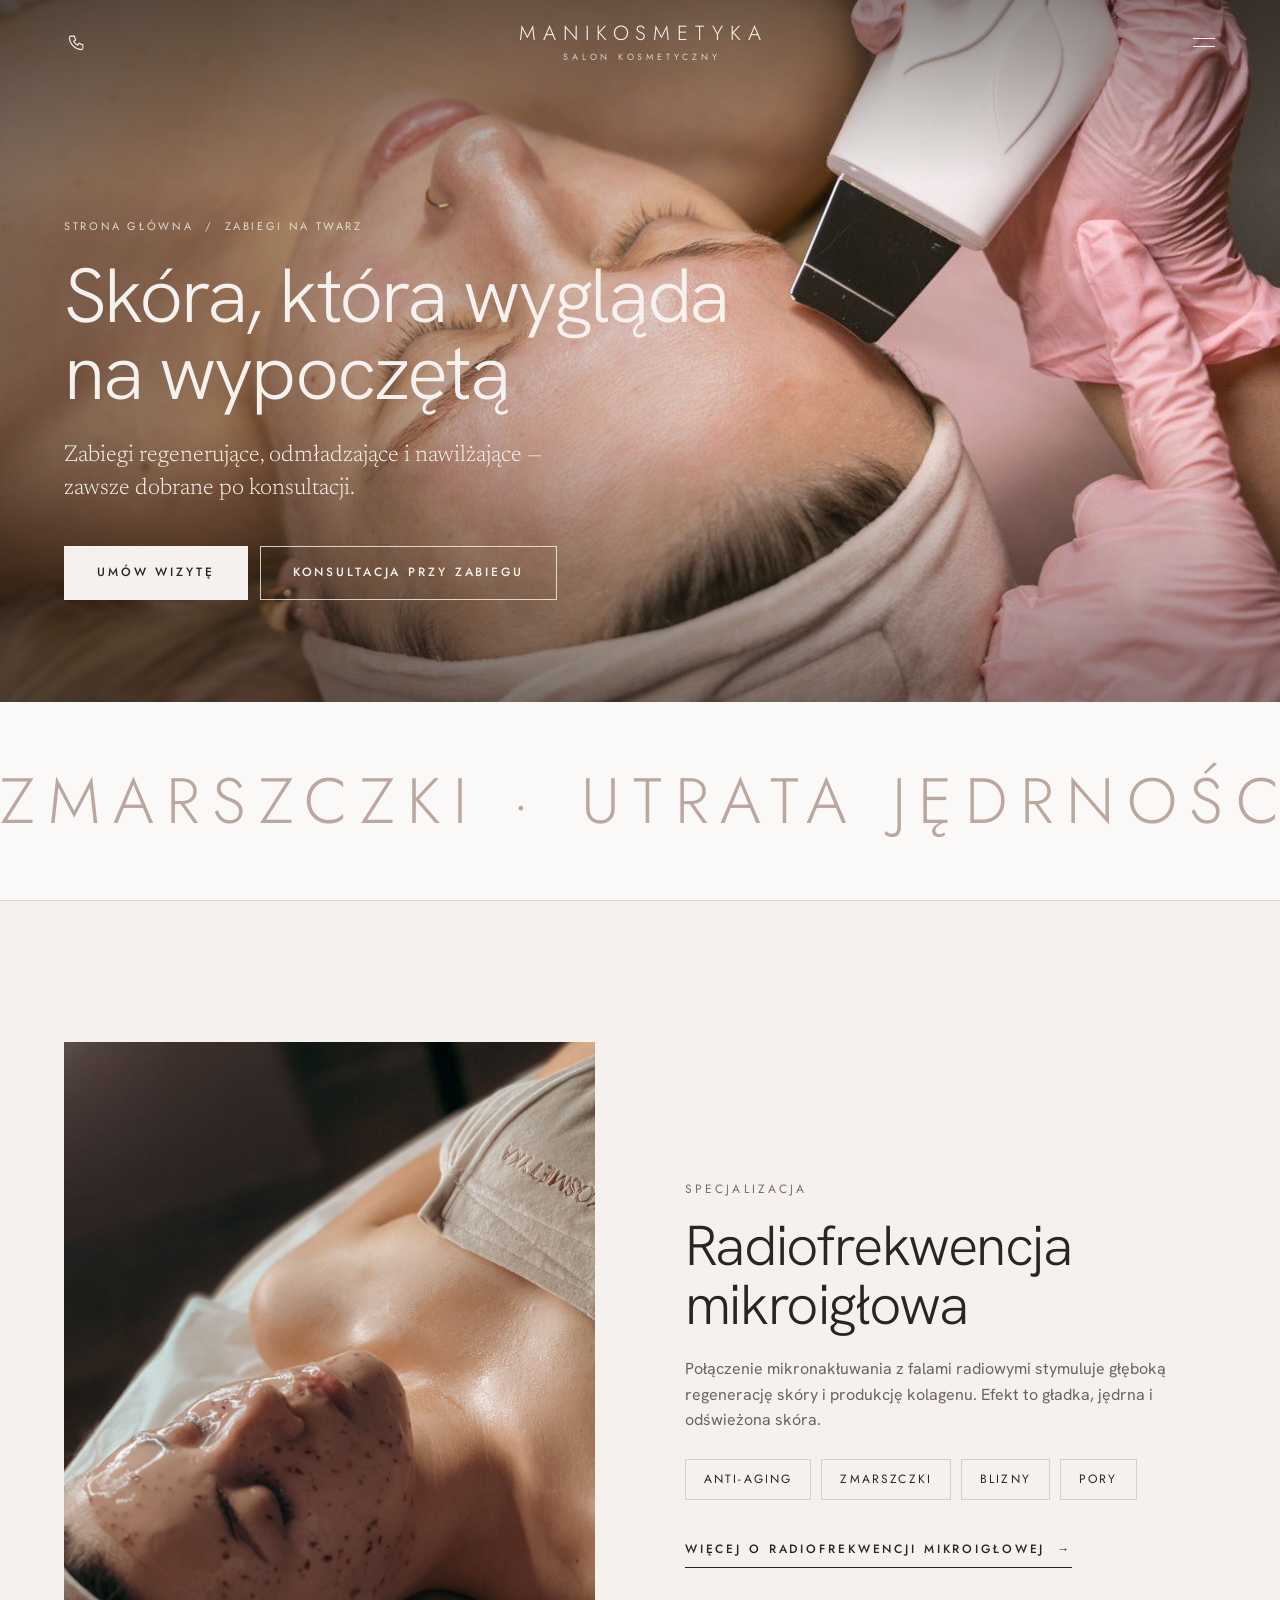
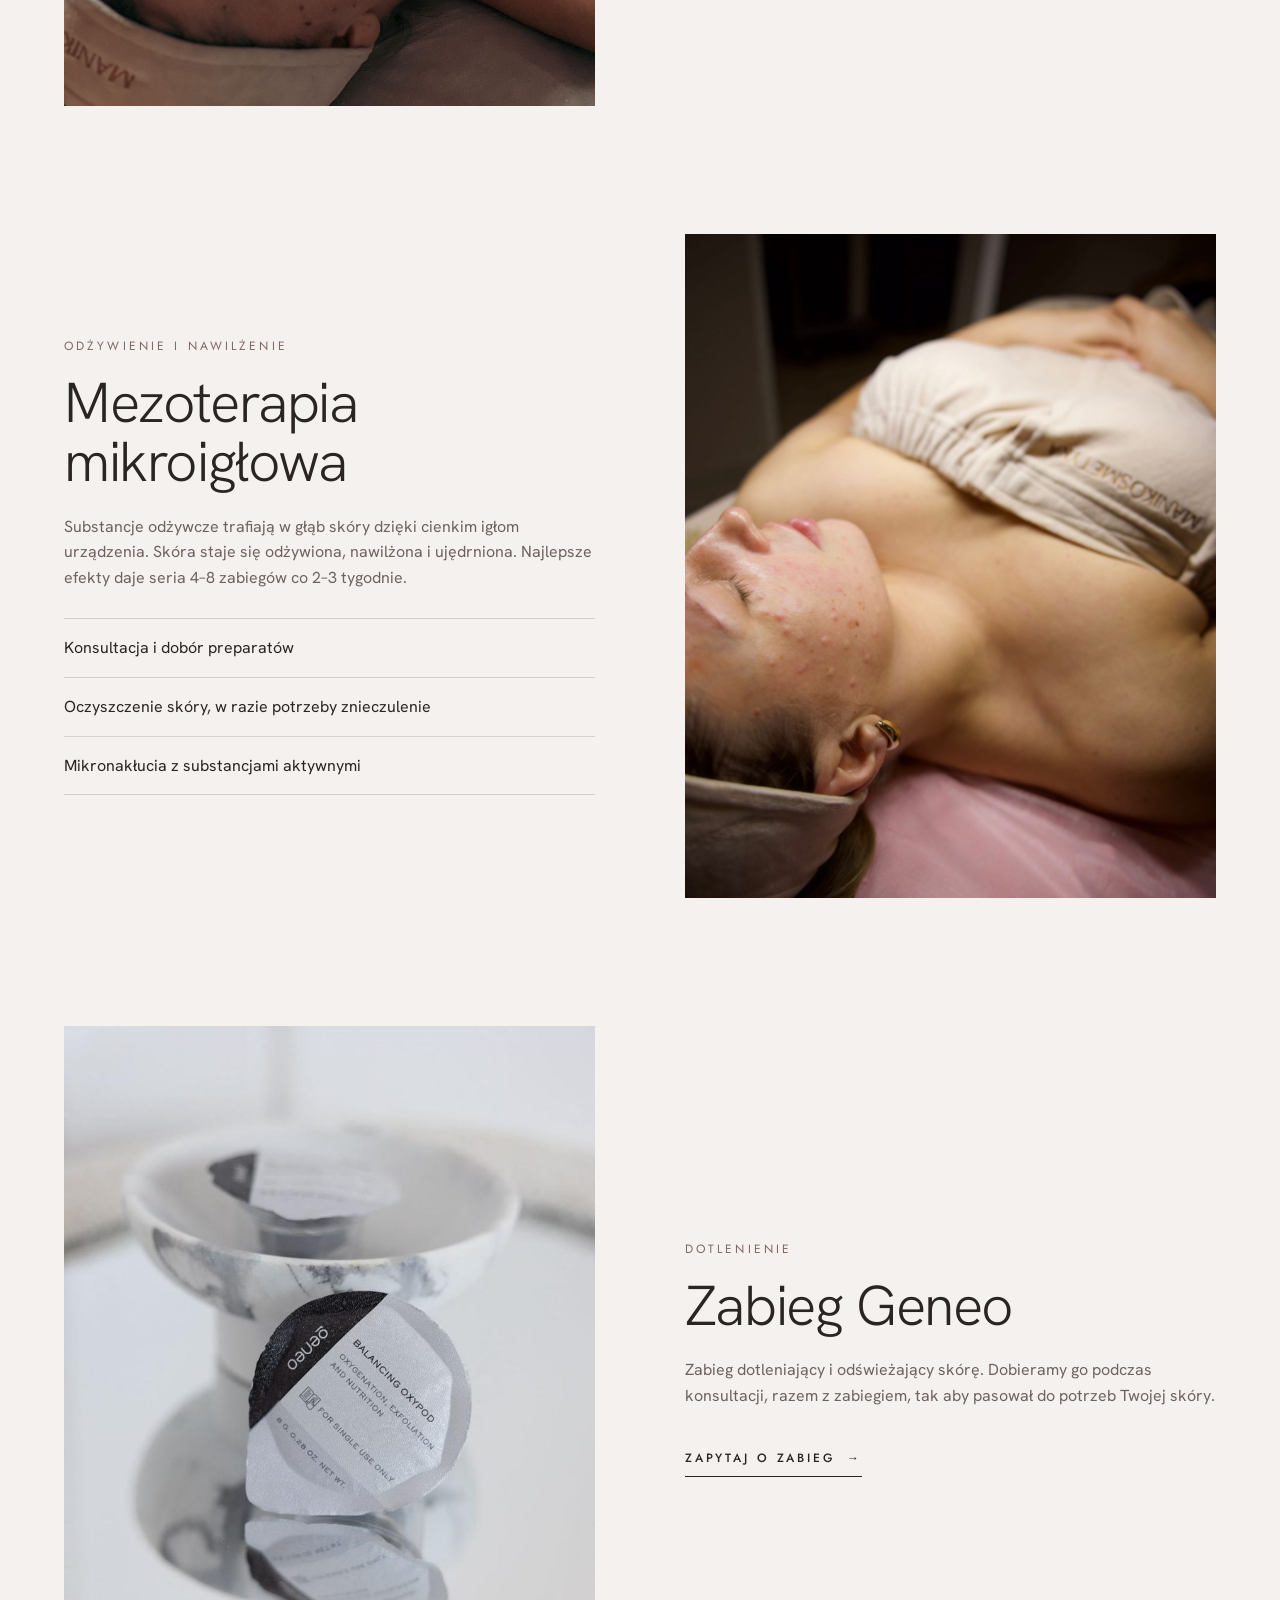
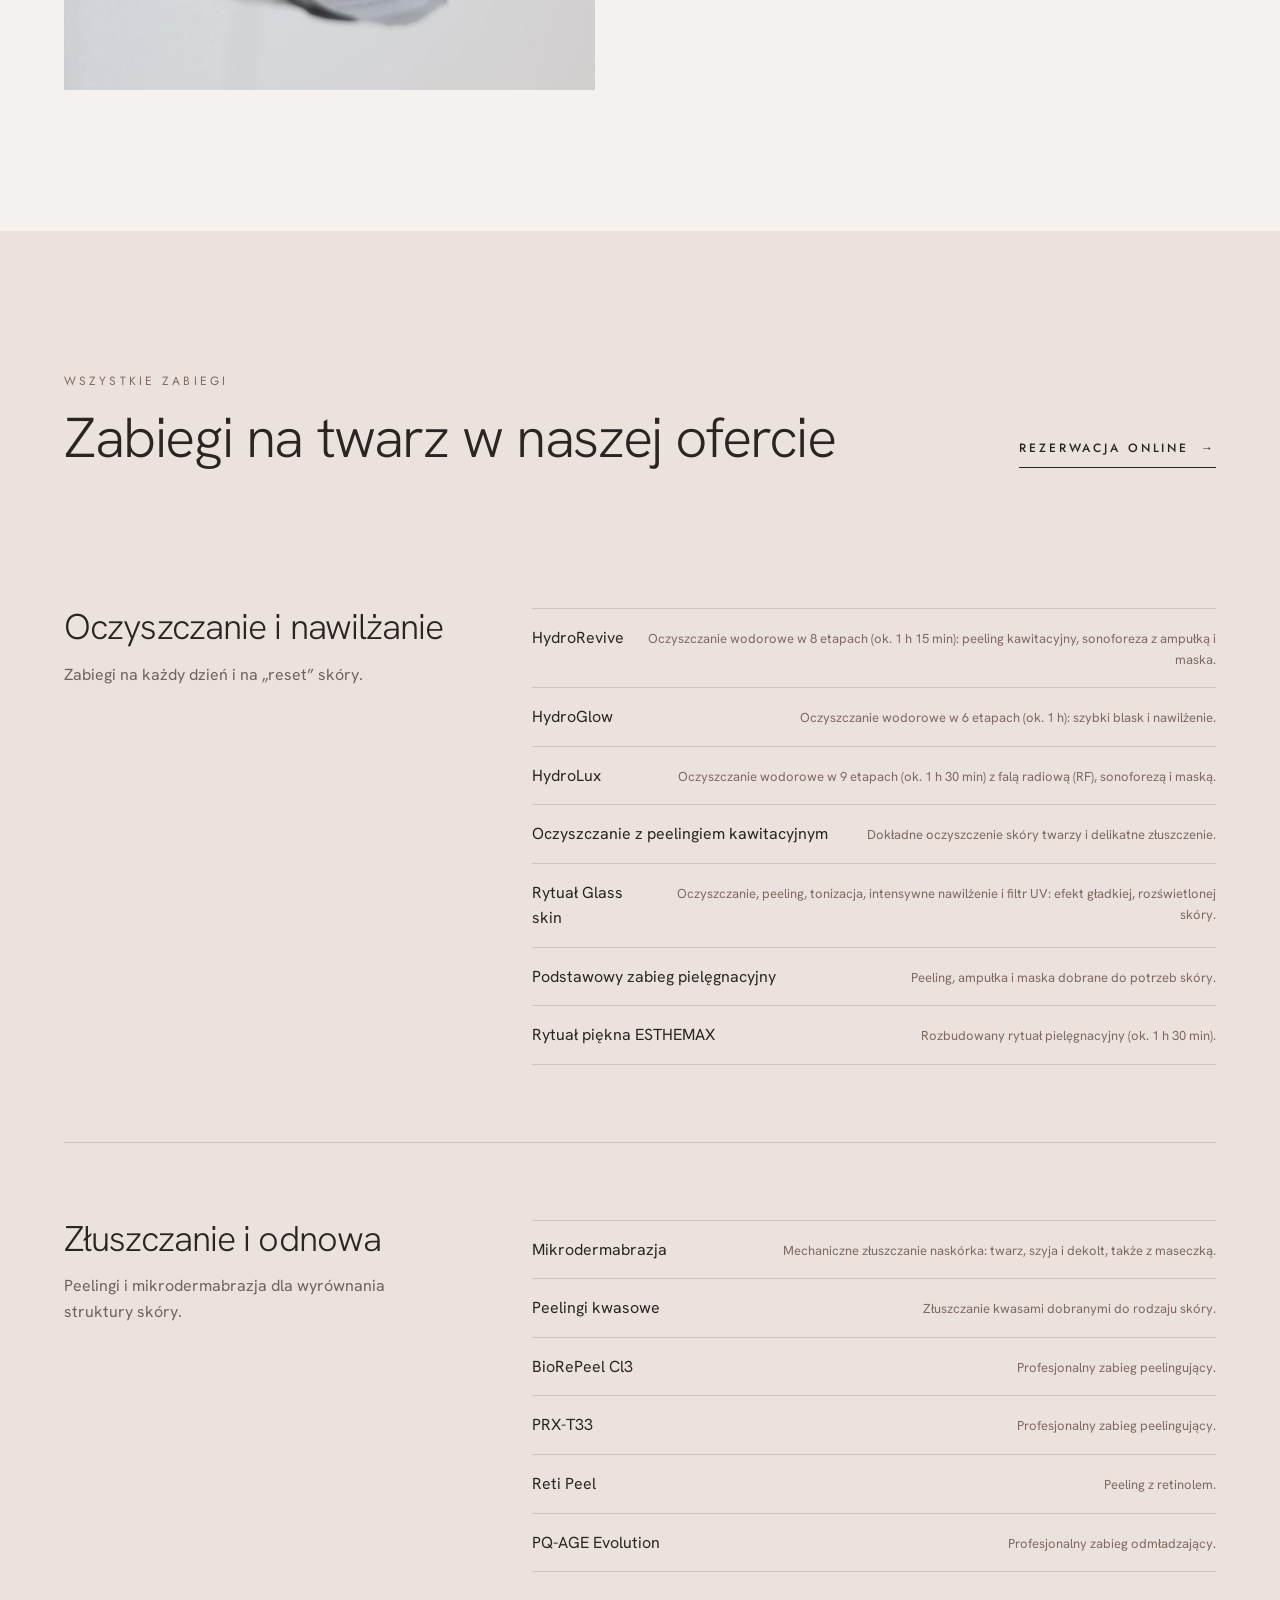
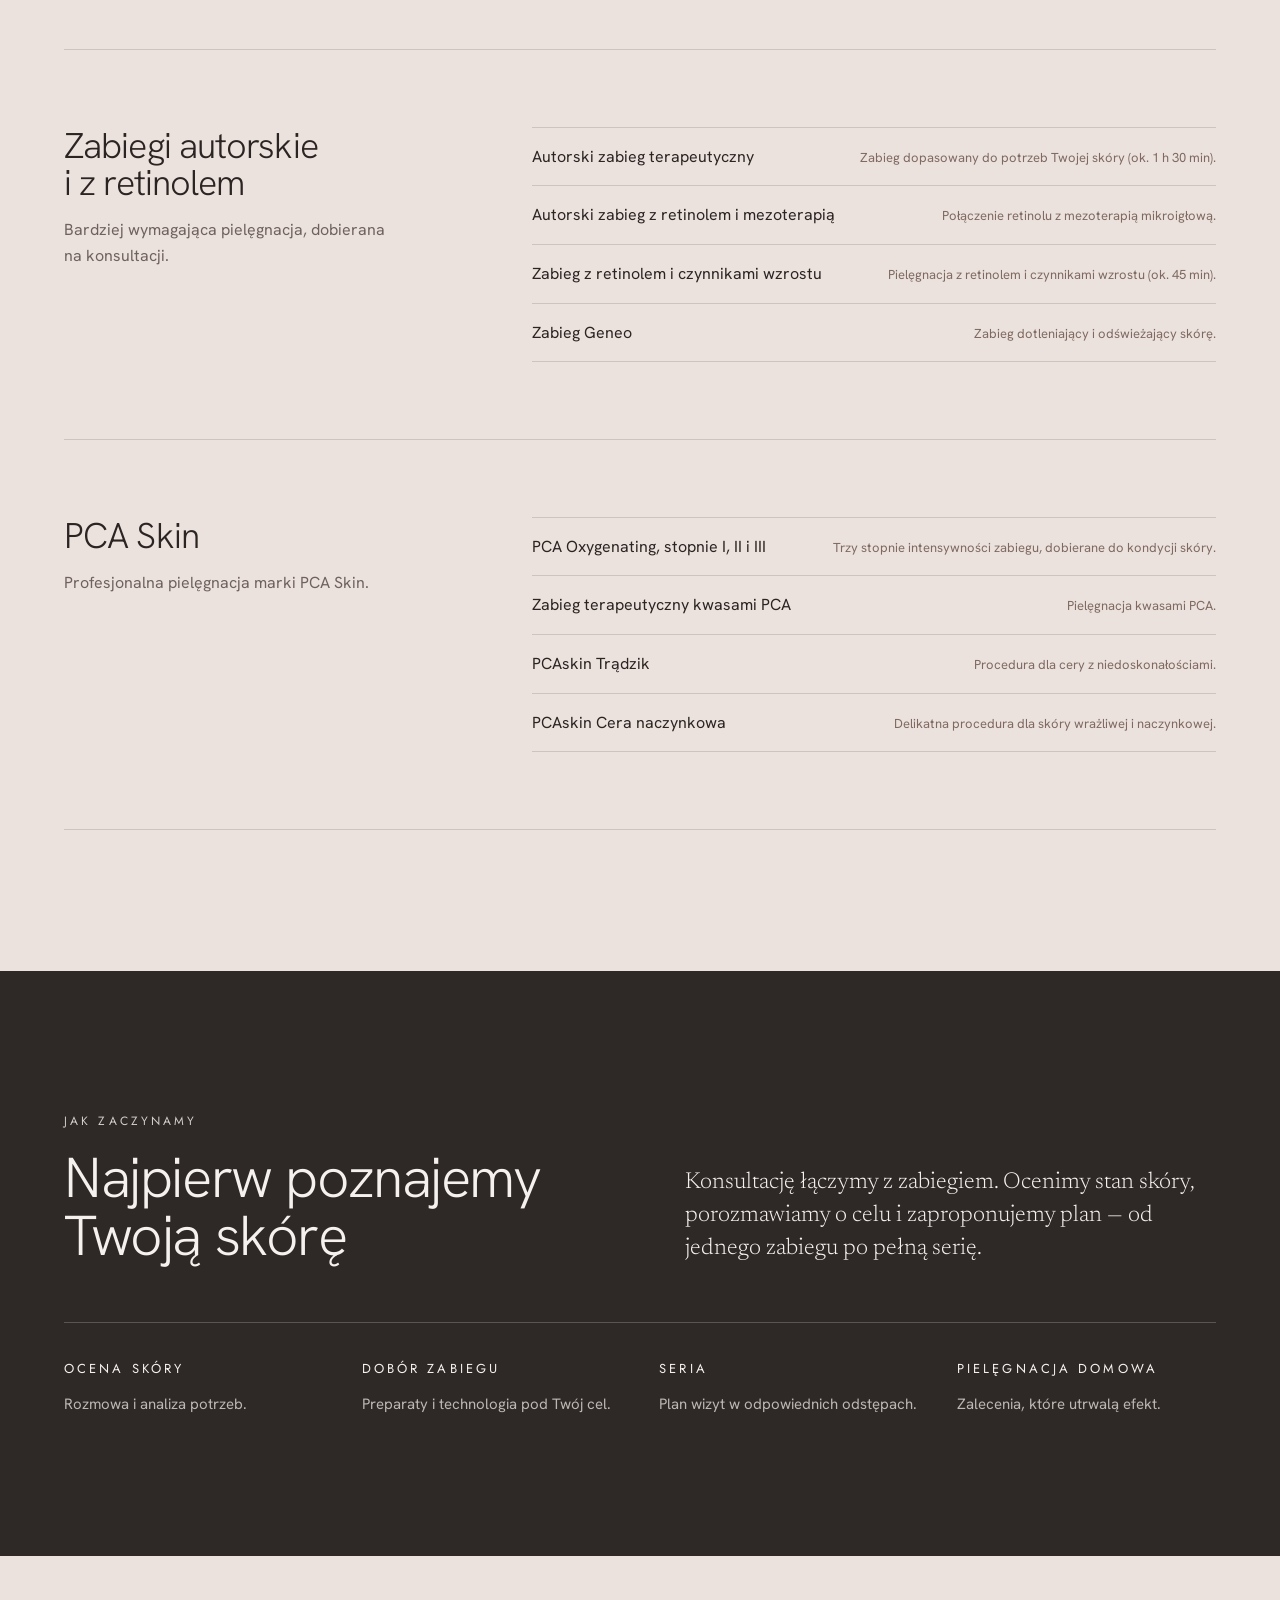
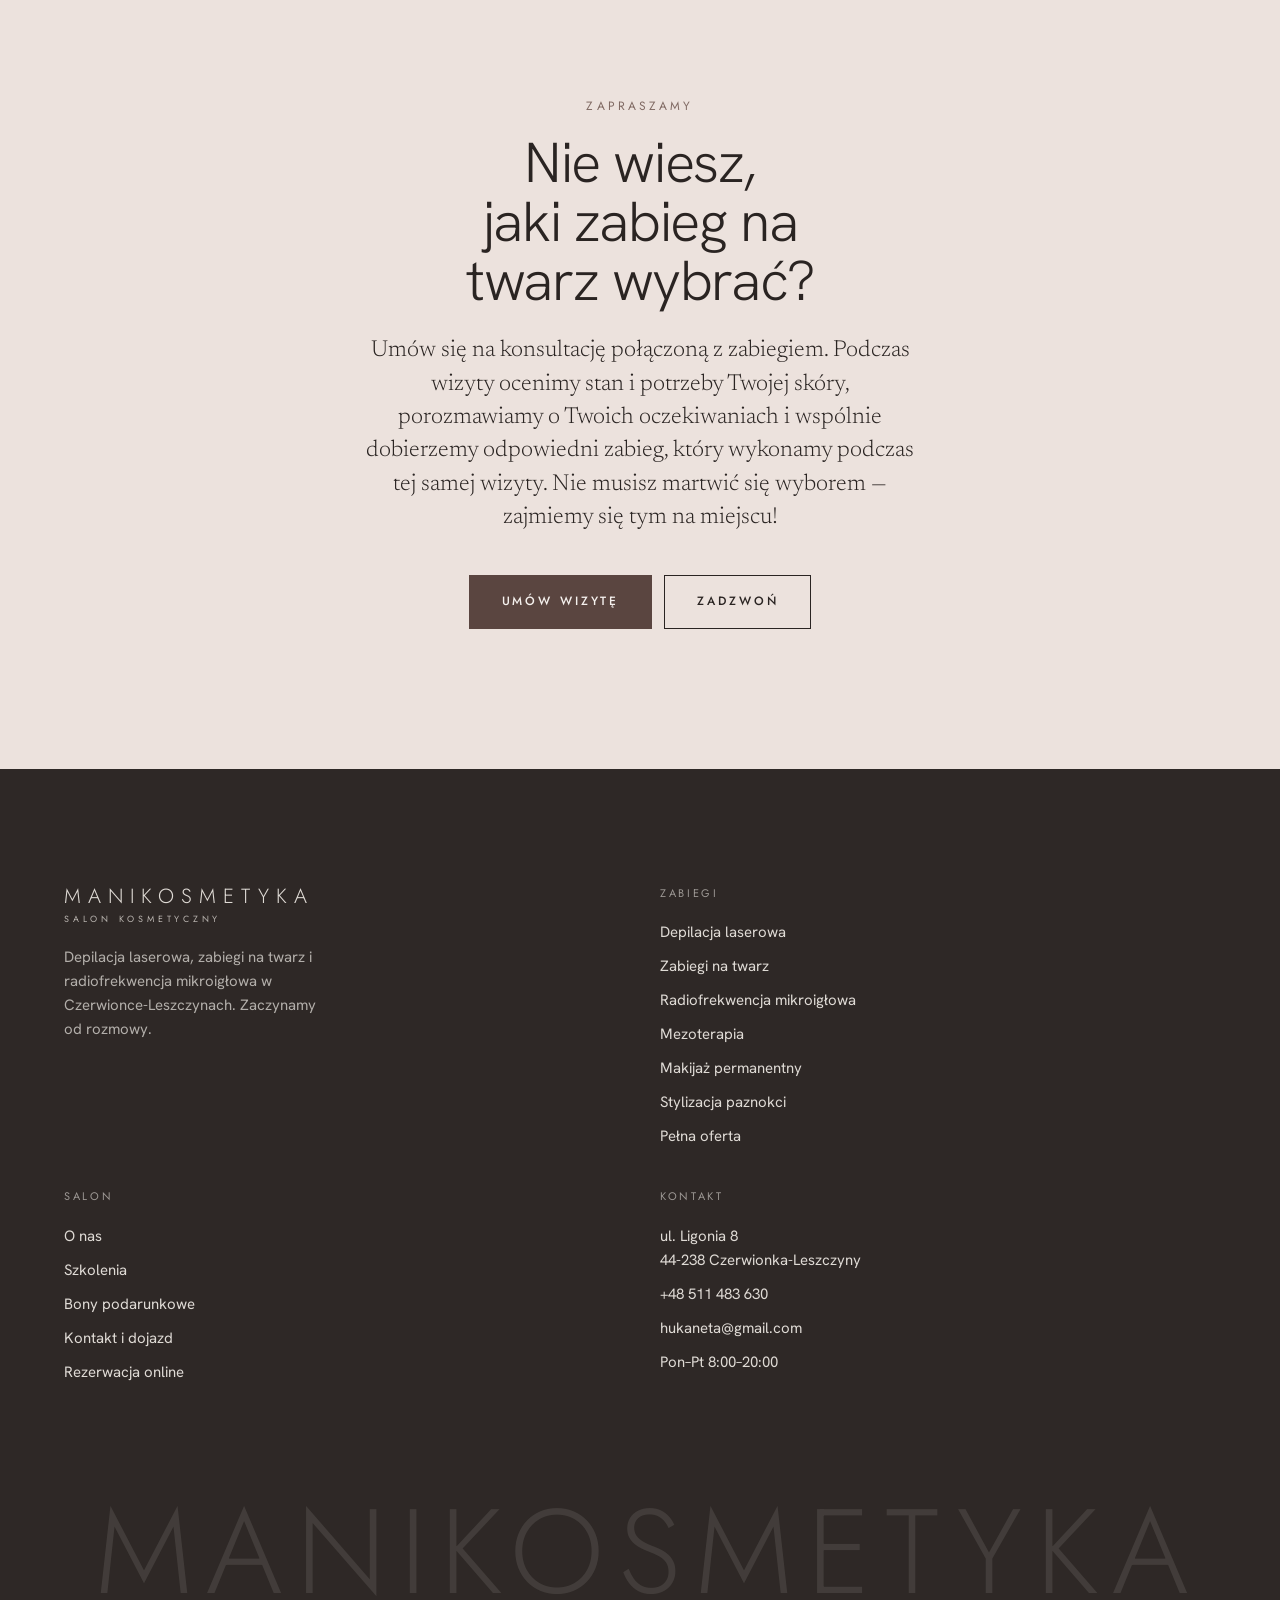
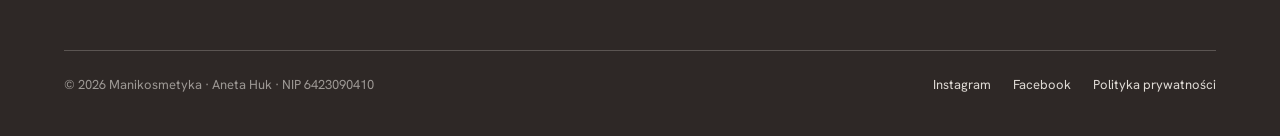
<file: zabiegi-na-twarz.html>
<!doctype html>
<html lang="pl">
<head>
<meta charset="utf-8">
<meta name="viewport" content="width=device-width, initial-scale=1, viewport-fit=cover">
<title>Zabiegi na twarz — Manikosmetyka</title>
<meta name="description" content="Zabiegi na twarz w Czerwionce-Leszczynach: radiofrekwencja mikroigłowa, mezoterapia, oczyszczanie wodorowe, peelingi, PCA Skin.">
<meta name="theme-color" content="#F8F4EE">
<link rel="icon" type="image/png" sizes="48x48" href="img/favicon-48.png">
<link rel="apple-touch-icon" href="img/apple-touch-icon.png">
<link rel="preload" href="fonts/hanken-grotesk-latin-300-normal.woff2" as="font" type="font/woff2" crossorigin>
<link rel="stylesheet" href="fonts.css">
<link rel="stylesheet" href="style.css">
</head>
<body>
<a class="skip" href="#tresc">Przejdź do treści</a>
<header class="header">
  <div class="wrap header-in">
    <nav class="nav-l" aria-label="Zabiegi"><a href="depilacja-laserowa.html">Depilacja laserowa</a><a href="zabiegi-na-twarz.html" aria-current="page">Zabiegi na twarz</a><a href="radiofrekwencja-mikroiglowa.html">Radiofrekwencja</a></nav>
    <a class="call" href="tel:+48511483630" aria-label="Zadzwoń: +48 511 483 630"><svg viewBox="0 0 24 24" fill="none" stroke="currentColor" stroke-width="1.4" aria-hidden="true"><path d="M5 4h4l2 5-2.5 1.5a11 11 0 0 0 5 5L15 13l5 2v4a2 2 0 0 1-2 2A16 16 0 0 1 3 6a2 2 0 0 1 2-2"/></svg></a>
    <a class="logo" href="index.html" aria-label="Manikosmetyka — strona główna"><b>MANIKOSMETYKA</b><i>salon kosmetyczny</i></a>
    <nav class="nav-r" aria-label="Salon"><a href="oferta.html">Oferta</a><a href="o-nas.html">O nas</a><a href="szkolenia.html">Szkolenia</a><a href="bony-podarunkowe.html">Bony</a><a href="kontakt.html">Kontakt</a><a class="btn btn-dark" href="https://booksy.com/pl-pl/106175_manikosmetyka_salon-kosmetyczny_12856_czerwionka-leszczyny" target="_blank" rel="noopener">Umów wizytę</a></nav>
    <button class="burger" type="button" aria-label="Otwórz menu" aria-expanded="false" aria-controls="menu"><span></span><span></span></button>
  </div>
</header>
<div class="menu" id="menu" aria-hidden="true">
  <nav aria-label="Menu"><a href="index.html">Strona główna</a><a href="depilacja-laserowa.html">Depilacja laserowa</a><a href="zabiegi-na-twarz.html" aria-current="page">Zabiegi na twarz</a><a href="radiofrekwencja-mikroiglowa.html">Radiofrekwencja</a><a href="oferta.html">Oferta</a><a href="o-nas.html">O nas</a><a href="szkolenia.html">Szkolenia</a><a href="bony-podarunkowe.html">Bony</a><a href="kontakt.html">Kontakt</a></nav>
  <div class="menu-foot">
    <a class="btn btn-dark" href="https://booksy.com/pl-pl/106175_manikosmetyka_salon-kosmetyczny_12856_czerwionka-leszczyny" target="_blank" rel="noopener">Umów wizytę</a>
    <a class="btn btn-line" href="tel:+48511483630">Zadzwoń · +48 511 483 630</a>
    <p>ul. Ligonia 8, Czerwionka-Leszczyny · pon–pt 8:00–20:00</p>
  </div>
</div>
<main id="tresc">
<section class="hero page-hero on-photo">
  <picture><img class="hero-bg" src="img/twarz-oczyszczanie.jpg" alt="Zabieg pielęgnacyjny na twarz w gabinecie" style="--pos: 50% 68%; --pos-m: 55% 60%;" fetchpriority="high"></picture>
  <div class="wrap hero-in">
    <p class="crumbs"><a href="index.html">Strona główna</a> &nbsp;/&nbsp; Zabiegi na twarz</p>
    <h1 class="h1" style="margin-top:22px">Skóra, która wygląda na wypoczętą</h1>
    <p class="lead">Zabiegi regenerujące, odmładzające i nawilżające — zawsze dobrane po konsultacji.</p>
    <div class="btns"><a class="btn btn-light" href="https://booksy.com/pl-pl/106175_manikosmetyka_salon-kosmetyczny_12856_czerwionka-leszczyny" target="_blank" rel="noopener">Umów wizytę</a><a class="btn btn-ghost" href="https://booksy.com/pl-pl/106175_manikosmetyka_salon-kosmetyczny_12856_czerwionka-leszczyny" target="_blank" rel="noopener">Konsultacja przy zabiegu</a></div>
  </div>
</section>
<div class="marquee" aria-label="Z czym przychodzicie najczęściej: zmarszczki, utrata jędrności, rozszerzone pory, blizny, szara skóra, przesuszenie"><div class="marquee-track" aria-hidden="true"><span>zmarszczki ·</span><span>utrata jędrności ·</span><span>rozszerzone pory ·</span><span>blizny ·</span><span>szara skóra ·</span><span>przesuszenie ·</span><span>zmarszczki ·</span><span>utrata jędrności ·</span><span>rozszerzone pory ·</span><span>blizny ·</span><span>szara skóra ·</span><span>przesuszenie ·</span></div></div>

<section class="section">
  <div class="wrap" style="display:grid;gap:clamp(80px,10vw,150px)">
    <article class="split">
      <img class="media r-45 rv" src="img/twarz-maska.jpg" alt="Skóra twarzy po zabiegu mikroigłowym" loading="lazy">
      <div class="rv">
        <p class="label">Specjalizacja</p>
        <h2 class="h2" style="margin-top:18px">Radiofrekwencja mikroigłowa</h2>
        <p class="body" style="margin-top:22px">Połączenie mikronakłuwania z falami radiowymi stymuluje głęboką regenerację skóry i produkcję kolagenu. Efekt to gładka, jędrna i odświeżona skóra.</p>
        <ul class="tags" style="margin-top:26px"><li>anti-aging</li><li>zmarszczki</li><li>blizny</li><li>pory</li></ul>
        <a class="link" href="radiofrekwencja-mikroiglowa.html" style="margin-top:32px">Więcej o radiofrekwencji mikroigłowej <span class="arr" aria-hidden="true">→</span></a>
      </div>
    </article>
    <article class="split">
      <div class="rv keep">
        <p class="label">Odżywienie i nawilżenie</p>
        <h2 class="h2" style="margin-top:18px">Mezoterapia mikroigłowa</h2>
        <p class="body" style="margin-top:22px">Substancje odżywcze trafiają w głąb skóry dzięki cienkim igłom urządzenia. Skóra staje się odżywiona, nawilżona i ujędrniona. Najlepsze efekty daje seria 4–8 zabiegów co 2–3 tygodnie.</p>
        <ul class="lines" style="margin-top:28px"><li><span>Konsultacja i dobór preparatów</span></li><li><span>Oczyszczenie skóry, w razie potrzeby znieczulenie</span></li><li><span>Mikronakłucia z substancjami aktywnymi</span></li></ul>
      </div>
      <img class="media r-45 rv" src="img/twarz-mikronakluwanie.jpg" alt="Skóra po mezoterapii mikroigłowej" loading="lazy">
    </article>
    <article class="split">
      <img class="media r-45 rv" src="img/twarz-geneo.jpg" alt="Kapsuła do zabiegu Geneo" loading="lazy">
      <div class="rv">
        <p class="label">Dotlenienie</p>
        <h2 class="h2" style="margin-top:18px">Zabieg Geneo</h2>
        <p class="body" style="margin-top:22px">Zabieg dotleniający i odświeżający skórę. Dobieramy go podczas konsultacji, razem z zabiegiem, tak aby pasował do potrzeb Twojej skóry.</p>
        <a class="link" href="https://booksy.com/pl-pl/106175_manikosmetyka_salon-kosmetyczny_12856_czerwionka-leszczyny" target="_blank" rel="noopener" style="margin-top:32px">Zapytaj o zabieg <span class="arr" aria-hidden="true">→</span></a>
      </div>
    </article>
  </div>
</section>

<section class="section bg-stone">
  <div class="wrap">
    <div class="head-row rv"><div><p class="label">Wszystkie zabiegi</p><h2 class="h2">Zabiegi na twarz w naszej ofercie</h2></div><a class="link" href="https://booksy.com/pl-pl/106175_manikosmetyka_salon-kosmetyczny_12856_czerwionka-leszczyny" target="_blank" rel="noopener">Rezerwacja online <span class="arr" aria-hidden="true">→</span></a></div>
    <div class="cat"><div class="rv"><h3 class="h2" style="font-size:clamp(26px,2.8vw,38px)">Oczyszczanie i nawilżanie</h3><p class="body">Zabiegi na każdy dzień i na „reset” skóry.</p></div><ul class="lines rv"><li><span>HydroRevive</span><small>Oczyszczanie wodorowe w 8 etapach (ok. 1 h 15 min): peeling kawitacyjny, sonoforeza z ampułką i maska.</small></li><li><span>HydroGlow</span><small>Oczyszczanie wodorowe w 6 etapach (ok. 1 h): szybki blask i nawilżenie.</small></li><li><span>HydroLux</span><small>Oczyszczanie wodorowe w 9 etapach (ok. 1 h 30 min) z falą radiową (RF), sonoforezą i maską.</small></li><li><span>Oczyszczanie z peelingiem kawitacyjnym</span><small>Dokładne oczyszczenie skóry twarzy i delikatne złuszczenie.</small></li><li><span>Rytuał Glass skin</span><small>Oczyszczanie, peeling, tonizacja, intensywne nawilżenie i filtr UV: efekt gładkiej, rozświetlonej skóry.</small></li><li><span>Podstawowy zabieg pielęgnacyjny</span><small>Peeling, ampułka i maska dobrane do potrzeb skóry.</small></li><li><span>Rytuał piękna ESTHEMAX</span><small>Rozbudowany rytuał pielęgnacyjny (ok. 1 h 30 min).</small></li></ul></div><div class="cat"><div class="rv"><h3 class="h2" style="font-size:clamp(26px,2.8vw,38px)">Złuszczanie i odnowa</h3><p class="body">Peelingi i mikrodermabrazja dla wyrównania struktury skóry.</p></div><ul class="lines rv"><li><span>Mikrodermabrazja</span><small>Mechaniczne złuszczanie naskórka: twarz, szyja i dekolt, także z maseczką.</small></li><li><span>Peelingi kwasowe</span><small>Złuszczanie kwasami dobranymi do rodzaju skóry.</small></li><li><span>BioRePeel Cl3</span><small>Profesjonalny zabieg peelingujący.</small></li><li><span>PRX-T33</span><small>Profesjonalny zabieg peelingujący.</small></li><li><span>Reti Peel</span><small>Peeling z retinolem.</small></li><li><span>PQ-AGE Evolution</span><small>Profesjonalny zabieg odmładzający.</small></li></ul></div><div class="cat"><div class="rv"><h3 class="h2" style="font-size:clamp(26px,2.8vw,38px)">Zabiegi autorskie i z retinolem</h3><p class="body">Bardziej wymagająca pielęgnacja, dobierana na konsultacji.</p></div><ul class="lines rv"><li><span>Autorski zabieg terapeutyczny</span><small>Zabieg dopasowany do potrzeb Twojej skóry (ok. 1 h 30 min).</small></li><li><span>Autorski zabieg z retinolem i mezoterapią</span><small>Połączenie retinolu z mezoterapią mikroigłową.</small></li><li><span>Zabieg z retinolem i czynnikami wzrostu</span><small>Pielęgnacja z retinolem i czynnikami wzrostu (ok. 45 min).</small></li><li><span>Zabieg Geneo</span><small>Zabieg dotleniający i odświeżający skórę.</small></li></ul></div><div class="cat"><div class="rv"><h3 class="h2" style="font-size:clamp(26px,2.8vw,38px)">PCA Skin</h3><p class="body">Profesjonalna pielęgnacja marki PCA Skin.</p></div><ul class="lines rv"><li><span>PCA Oxygenating, stopnie I, II i III</span><small>Trzy stopnie intensywności zabiegu, dobierane do kondycji skóry.</small></li><li><span>Zabieg terapeutyczny kwasami PCA</span><small>Pielęgnacja kwasami PCA.</small></li><li><span>PCAskin Trądzik</span><small>Procedura dla cery z niedoskonałościami.</small></li><li><span>PCAskin Cera naczynkowa</span><small>Delikatna procedura dla skóry wrażliwej i naczynkowej.</small></li></ul></div>
  </div>
</section>

<section class="section bg-dark">
  <div class="wrap">
    <div class="split" style="align-items:end">
      <div class="rv"><p class="label">Jak zaczynamy</p><h2 class="h2" style="margin-top:18px">Najpierw poznajemy Twoją skórę</h2></div>
      <p class="lead rv">Konsultację łączymy z zabiegiem. Ocenimy stan skóry, porozmawiamy o celu i zaproponujemy plan — od jednego zabiegu po pełną serię.</p>
    </div>
    <div class="steps rv" style="margin-top:56px"><div class="grid-4"><div class="step"><h3>Ocena skóry</h3><p>Rozmowa i analiza potrzeb.</p></div><div class="step"><h3>Dobór zabiegu</h3><p>Preparaty i technologia pod Twój cel.</p></div><div class="step"><h3>Seria</h3><p>Plan wizyt w odpowiednich odstępach.</p></div><div class="step"><h3>Pielęgnacja domowa</h3><p>Zalecenia, które utrwalą efekt.</p></div></div></div>
  </div>
</section>
<section class="section bg-stone cta center">
  <div class="wrap rv">
    <p class="label">Zapraszamy</p>
    <h2 class="h2">Nie wiesz, jaki zabieg na twarz wybrać?</h2>
    <p class="lead">Umów się na konsultację połączoną z zabiegiem. Podczas wizyty ocenimy stan i potrzeby Twojej skóry, porozmawiamy o Twoich oczekiwaniach i wspólnie dobierzemy odpowiedni zabieg, który wykonamy podczas tej samej wizyty. Nie musisz martwić się wyborem — zajmiemy się tym na miejscu!</p>
    <div class="btns"><a class="btn btn-dark" href="https://booksy.com/pl-pl/106175_manikosmetyka_salon-kosmetyczny_12856_czerwionka-leszczyny" target="_blank" rel="noopener">Umów wizytę</a><a class="btn btn-line" href="tel:+48511483630">Zadzwoń</a></div>
  </div>
</section>
</main>
<footer class="footer">
  <div class="wrap">
    <div class="footer-top">
      <div>
        <a class="logo" href="index.html"><b>MANIKOSMETYKA</b><i>salon kosmetyczny</i></a>
        <p>Depilacja laserowa, zabiegi na twarz i radiofrekwencja mikroigłowa w Czerwionce-Leszczynach. Zaczynamy od rozmowy.</p>
      </div>
      <div>
        <h4>Zabiegi</h4>
        <ul>
          <li><a href="depilacja-laserowa.html">Depilacja laserowa</a></li>
          <li><a href="zabiegi-na-twarz.html">Zabiegi na twarz</a></li>
          <li><a href="radiofrekwencja-mikroiglowa.html">Radiofrekwencja mikroigłowa</a></li>
          <li><a href="zabiegi-na-twarz.html">Mezoterapia</a></li>
          <li><a href="oferta.html#pmu">Makijaż permanentny</a></li>
          <li><a href="oferta.html#dlonie">Stylizacja paznokci</a></li>
          <li><a href="oferta.html">Pełna oferta</a></li>
        </ul>
      </div>
      <div>
        <h4>Salon</h4>
        <ul>
          <li><a href="o-nas.html">O nas</a></li>
          <li><a href="szkolenia.html">Szkolenia</a></li>
          <li><a href="bony-podarunkowe.html">Bony podarunkowe</a></li>
          <li><a href="kontakt.html">Kontakt i dojazd</a></li>
          <li><a href="https://booksy.com/pl-pl/106175_manikosmetyka_salon-kosmetyczny_12856_czerwionka-leszczyny" target="_blank" rel="noopener">Rezerwacja online</a></li>
        </ul>
      </div>
      <div>
        <h4>Kontakt</h4>
        <ul>
          <li><a href="https://www.google.com/maps/search/?api=1&amp;query=Ligonia+8+Czerwionka-Leszczyny" target="_blank" rel="noopener">ul. Ligonia 8<br>44-238 Czerwionka-Leszczyny</a></li>
          <li><a href="tel:+48511483630">+48 511 483 630</a></li>
          <li><a href="mailto:hukaneta@gmail.com">hukaneta@gmail.com</a></li>
          <li>Pon–Pt 8:00–20:00</li>
        </ul>
      </div>
    </div>
    <div class="footer-big" aria-hidden="true"><span>MANIKOSMETYKA</span></div>
    <div class="footer-bottom">
      <span>© 2026 Manikosmetyka · Aneta Huk · NIP 6423090410</span>
      <div><a href="https://www.instagram.com/manikosmetyka/" target="_blank" rel="noopener">Instagram</a><a href="https://www.facebook.com/ManiKosmetyka/" target="_blank" rel="noopener">Facebook</a><a href="#">Polityka prywatności</a></div>
    </div>
  </div>
</footer>
<div class="bookbar">
  <a class="btn btn-dark" href="https://booksy.com/pl-pl/106175_manikosmetyka_salon-kosmetyczny_12856_czerwionka-leszczyny" target="_blank" rel="noopener">Umów wizytę</a>
  <a class="btn btn-line" href="tel:+48511483630" aria-label="Zadzwoń"><svg viewBox="0 0 24 24" fill="none" stroke="currentColor" stroke-width="1.4" aria-hidden="true"><path d="M5 4h4l2 5-2.5 1.5a11 11 0 0 0 5 5L15 13l5 2v4a2 2 0 0 1-2 2A16 16 0 0 1 3 6a2 2 0 0 1 2-2"/></svg></a>
</div>
<script src="main.js"></script>
</body>
</html>
</file>
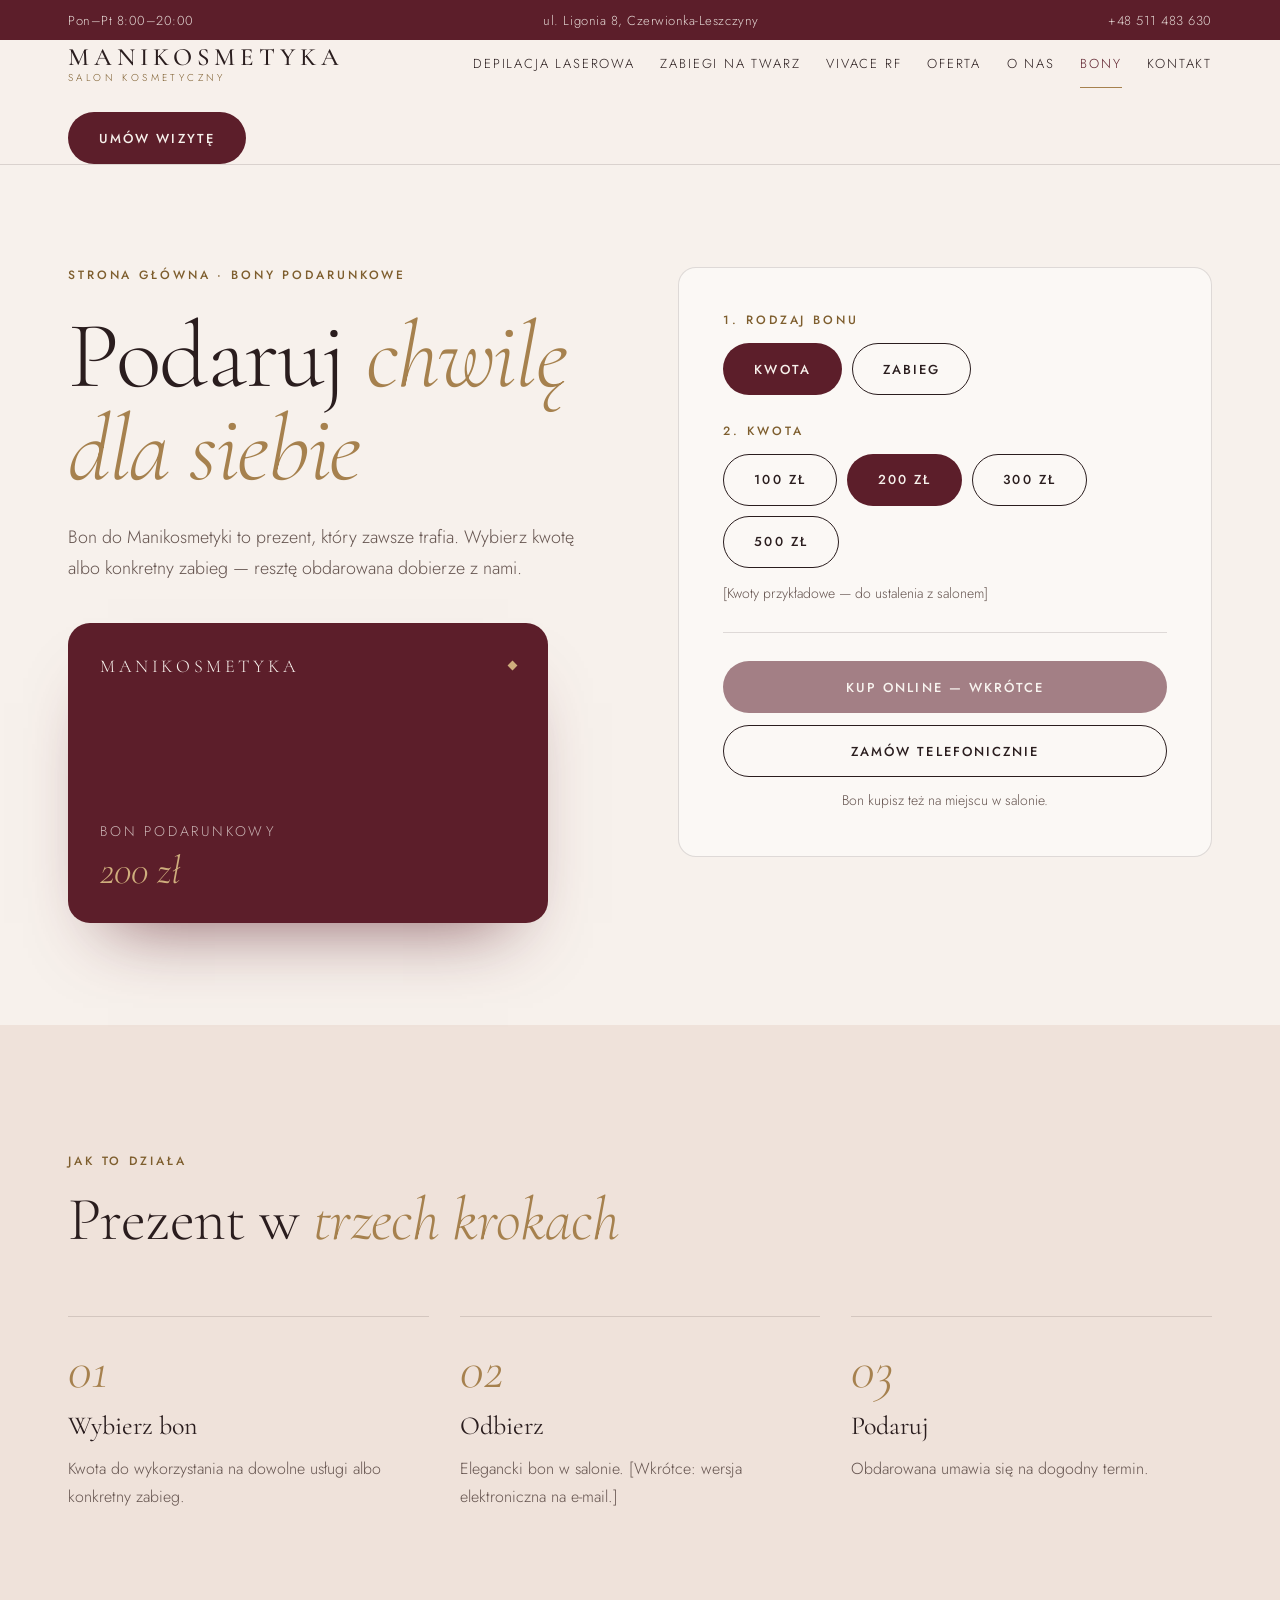
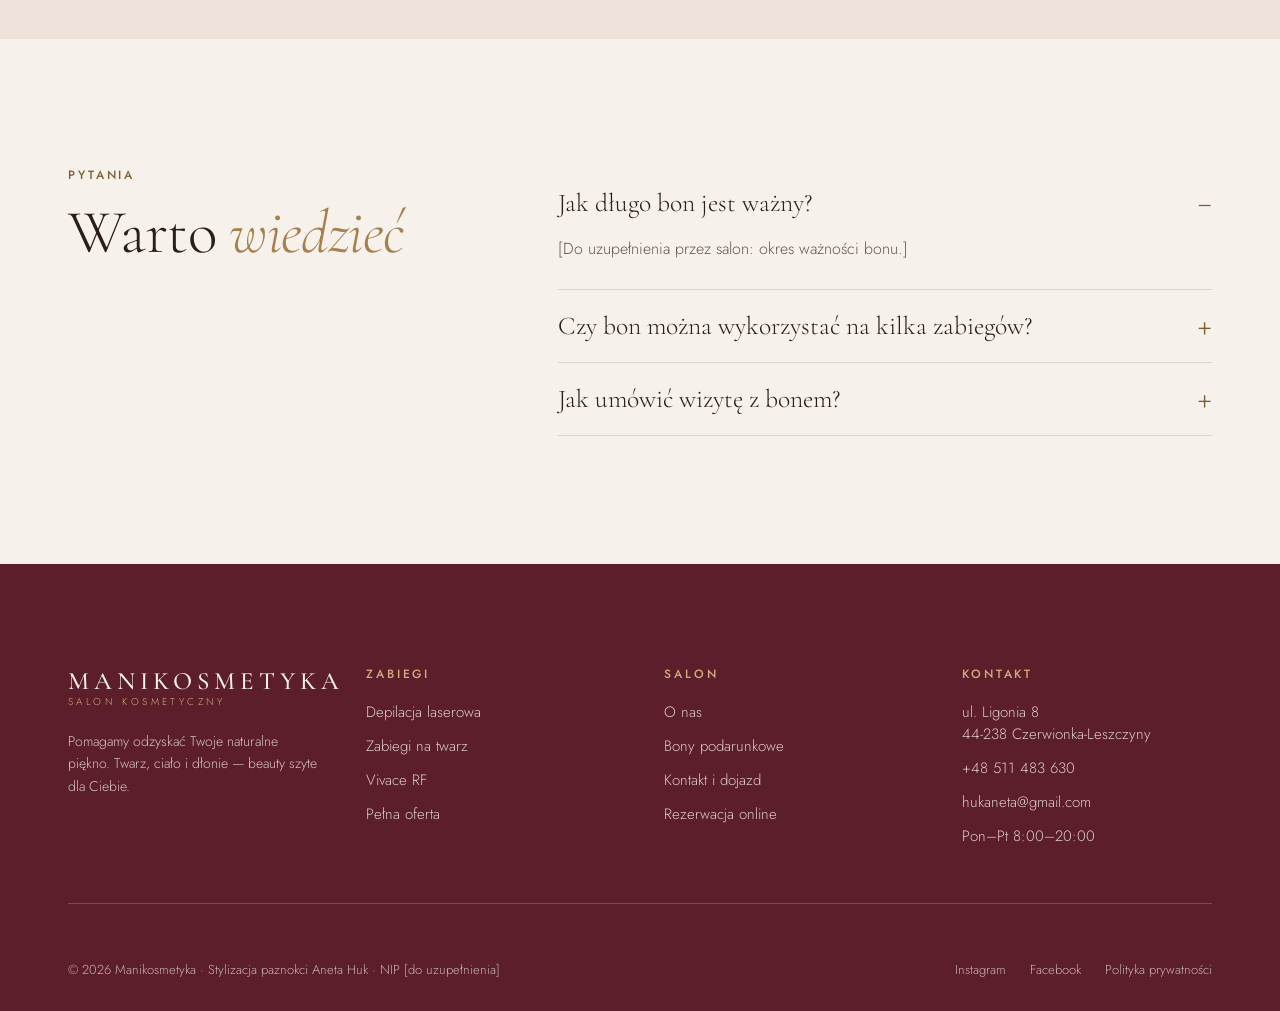
<file: v1/bony-podarunkowe.html>
<!doctype html>
<html lang="pl">
<head>
<meta charset="utf-8">
<meta name="viewport" content="width=device-width, initial-scale=1, viewport-fit=cover">
<title>Bony podarunkowe — Manikosmetyka</title>
<meta name="description" content="Bony podarunkowe Manikosmetyka — na kwotę lub wybrany zabieg.">
<meta name="claude:viewport-fit-sides" content="cover">
<link rel="preconnect" href="https://fonts.googleapis.com">
<link rel="preconnect" href="https://fonts.gstatic.com" crossorigin>
<link href="https://fonts.googleapis.com/css2?family=Cormorant+Garamond:ital,wght@0,300;0,400;0,500;1,300;1,400;1,500&family=Jost:wght@300;400;500&display=swap" rel="stylesheet">
<link rel="stylesheet" href="site.css">
</head>
<body>
<div class="page">
  <header class="site-header">
  <div class="topbar">
    <div class="wrap row" style="justify-content: space-between; gap: 8px 24px; min-height: 40px; padding-top: 8px; padding-bottom: 8px;">
      <span>Pon–Pt 8:00–20:00</span>
      <span class="hide-sm">ul. Ligonia 8, Czerwionka-Leszczyny</span>
      <a href="tel:+48511483630">+48 511 483 630</a>
    </div>
  </div>
  <nav class="nav" aria-label="Menu główne">
    <div class="wrap row" style="justify-content: space-between; gap: 24px; min-height: 92px;">
      <a class="logo" href="index.html" aria-label="Manikosmetyka — strona główna"><b>MANIKOSMETYKA</b><i>salon kosmetyczny</i></a>
      <div class="nav-links">
          <a class="nav-link" href="depilacja-laserowa.html">Depilacja laserowa</a>
          <a class="nav-link" href="zabiegi-na-twarz.html">Zabiegi na twarz</a>
          <a class="nav-link" href="vivace-rf.html">Vivace RF</a>
          <a class="nav-link" href="oferta.html">Oferta</a>
          <a class="nav-link" href="o-nas.html">O nas</a>
          <a class="nav-link is-active" href="bony-podarunkowe.html" aria-current="page">Bony</a>
          <a class="nav-link" href="kontakt.html">Kontakt</a>
      </div>
      <a class="btn btn-wine nav-cta" href="https://booksy.com/pl-pl/106175_manikosmetyka_salon-kosmetyczny_12856_czerwionka-leszczyny" target="_blank" rel="noopener">Umów wizytę</a>
      <button class="burger" type="button" id="burger" aria-label="Otwórz menu" aria-expanded="false" aria-controls="mobile-menu">
        <svg class="ic-open" width="20" height="20" viewBox="0 0 24 24" fill="none" stroke="currentColor" stroke-width="1.5" aria-hidden="true"><path d="M4 8h16M4 16h16"></path></svg>
        <svg class="ic-close" hidden width="20" height="20" viewBox="0 0 24 24" fill="none" stroke="currentColor" stroke-width="1.5" aria-hidden="true"><path d="M6 6l12 12M18 6L6 18"></path></svg>
      </button>
    </div>
    <div class="wrap mobile-menu" id="mobile-menu" hidden>
        <a href="depilacja-laserowa.html">Depilacja laserowa</a>
        <a href="zabiegi-na-twarz.html">Zabiegi na twarz</a>
        <a href="vivace-rf.html">Vivace RF</a>
        <a href="oferta.html">Oferta</a>
        <a href="o-nas.html">O nas</a>
        <a href="bony-podarunkowe.html">Bony</a>
        <a href="kontakt.html">Kontakt</a>
      <a class="btn btn-wine" style="margin-top: 20px; font-family: var(--sans); font-size: 13px; border-bottom: 0;" href="https://booksy.com/pl-pl/106175_manikosmetyka_salon-kosmetyczny_12856_czerwionka-leszczyny" target="_blank" rel="noopener">Umów wizytę</a>
    </div>
  </nav>
</header>

  <!-- HERO + KONFIGURATOR -->
  <section style="padding: clamp(56px, 8vw, 112px) 0;">
    <div class="wrap split" style="align-items: flex-start;">
      <div class="stack" style="gap: 26px; flex: 1 1 460px;">
        <p class="eyebrow"><a href="index.html" style="text-decoration: none;">Strona główna</a> · Bony podarunkowe</p>
        <h1 class="display">Podaruj <em>chwilę dla siebie</em></h1>
        <p class="lead" style="max-width: 520px;">Bon do Manikosmetyki to prezent, który zawsze trafia. Wybierz kwotę albo konkretny zabieg — resztę obdarowana dobierze z nami.</p>
        <div class="bg-wine stack" style="width: 100%; max-width: 480px; aspect-ratio: 1.6; border-radius: 22px; padding: 32px; justify-content: space-between; box-shadow: 0 40px 70px -40px rgba(92, 30, 42, .7); margin-top: 12px;">
          <div class="row" style="justify-content: space-between; gap: 12px;">
            <span style="font-family: var(--serif); letter-spacing: .2em; font-size: 18px;">MANIKOSMETYKA</span>
            <span class="diamond" style="background: var(--gold-light);"></span>
          </div>
          <div class="stack" style="gap: 6px;">
            <span class="small" style="letter-spacing: .2em; text-transform: uppercase; color: rgba(247, 241, 236, .7);">Bon podarunkowy</span>
            <span style="font-family: var(--serif); font-style: italic; font-size: 40px; line-height: 1.05; color: var(--gold-light);"><span id="bon-label">200 zł</span></span>
          </div>
        </div>
      </div>

      <div class="tile" style="flex: 1 1 460px; gap: 28px; padding: clamp(28px, 3.5vw, 44px);" id="bon-config">
        <div class="stack" style="gap: 14px;">
          <p class="eyebrow">1. Rodzaj bonu</p>
          <div class="row" style="gap: 10px;" role="group" aria-label="Rodzaj bonu">
            <button type="button" class="btn btn-wine" data-group="type" data-value="amount" aria-pressed="true">Kwota</button>
            <button type="button" class="btn btn-line" data-group="type" data-value="treatment" aria-pressed="false">Zabieg</button>
          </div>
        </div>
        <div class="stack" style="gap: 14px;" id="bon-amounts">
          <p class="eyebrow">2. Kwota</p>
          <div class="row" style="gap: 10px;" role="group" aria-label="Kwota">
            <button type="button" class="btn btn-line" data-group="amount" data-value="100 zł" aria-pressed="false">100 zł</button>
            <button type="button" class="btn btn-wine" data-group="amount" data-value="200 zł" aria-pressed="true">200 zł</button>
            <button type="button" class="btn btn-line" data-group="amount" data-value="300 zł" aria-pressed="false">300 zł</button>
            <button type="button" class="btn btn-line" data-group="amount" data-value="500 zł" aria-pressed="false">500 zł</button>
          </div>
          <p class="small muted" style="margin: 0;">[Kwoty przykładowe — do ustalenia z salonem]</p>
        </div>
        <div class="stack" style="gap: 14px;" id="bon-treatments" hidden>
          <p class="eyebrow">2. Zabieg</p>
          <div class="row" style="gap: 10px;" role="group" aria-label="Zabieg">
            <button type="button" class="btn btn-wine" data-group="treatment" data-value="Depilacja laserowa" aria-pressed="true">Depilacja laserowa</button>
            <button type="button" class="btn btn-line" data-group="treatment" data-value="Vivace RF" aria-pressed="false">Vivace RF</button>
            <button type="button" class="btn btn-line" data-group="treatment" data-value="Mezoterapia" aria-pressed="false">Mezoterapia</button>
            <button type="button" class="btn btn-line" data-group="treatment" data-value="Laminacja brwi" aria-pressed="false">Laminacja brwi</button>
          </div>
        </div>
        <hr class="rule">
        <div class="stack" style="gap: 12px;">
          <span class="btn btn-wine" aria-disabled="true">Kup online — wkrótce</span>
          <a class="btn btn-line" href="tel:+48511483630">Zamów telefonicznie</a>
          <p class="small muted" style="margin: 0; text-align: center;">Bon kupisz też na miejscu w salonie.</p>
        </div>
      </div>
    </div>
  </section>

  <!-- JAK TO DZIAŁA -->
  <section class="section bg-blush">
    <div class="wrap stack" style="gap: clamp(40px, 5vw, 64px);">
      <div class="stack" style="gap: 18px; max-width: 680px;">
        <p class="eyebrow">Jak to działa</p>
        <h2 class="h2">Prezent w <em>trzech krokach</em></h2>
      </div>
      <div class="grid-3">
        <div class="step step-light"><span class="step-n">01</span><h3 class="h3" style="font-size: 26px;">Wybierz bon</h3><p class="body">Kwota do wykorzystania na dowolne usługi albo konkretny zabieg.</p></div>
        <div class="step step-light"><span class="step-n">02</span><h3 class="h3" style="font-size: 26px;">Odbierz</h3><p class="body">Elegancki bon w salonie. [Wkrótce: wersja elektroniczna na e-mail.]</p></div>
        <div class="step step-light"><span class="step-n">03</span><h3 class="h3" style="font-size: 26px;">Podaruj</h3><p class="body">Obdarowana umawia się na dogodny termin.</p></div>
      </div>
    </div>
  </section>

  <!-- FAQ -->
  <section class="section">
    <div class="wrap split" style="align-items: flex-start;">
      <div class="stack" style="gap: 18px; flex: 1 1 320px;">
        <p class="eyebrow">Pytania</p>
        <h2 class="h2">Warto <em>wiedzieć</em></h2>
      </div>
      <div class="faq stack" style="flex: 1 1 560px;">
        <details open><summary>Jak długo bon jest ważny?</summary><p class="body">[Do uzupełnienia przez salon: okres ważności bonu.]</p></details>
        <details><summary>Czy bon można wykorzystać na kilka zabiegów?</summary><p class="body">[Do uzupełnienia przez salon.]</p></details>
        <details><summary>Jak umówić wizytę z bonem?</summary><p class="body">Wystarczy zarezerwować termin online lub telefonicznie i pokazać bon w salonie.</p></details>
      </div>
    </div>
  </section>

  <footer class="footer bg-wine" style="font-family: var(--sans); width: 100%; padding: clamp(64px, 8vw, 104px) 0 32px;">
  <div class="wrap stack" style="gap: 56px;">
    <div style="display: grid; grid-template-columns: repeat(auto-fit, minmax(210px, 1fr)); gap: 40px 48px;">
      <div class="stack" style="gap: 20px;">
        <a class="logo" href="index.html" style="color: var(--ivory);"><b>MANIKOSMETYKA</b><i style="color: var(--gold-light);">salon kosmetyczny</i></a>
        <p class="muted small" style="margin: 0; max-width: 280px;">Pomagamy odzyskać Twoje naturalne piękno. Twarz, ciało i dłonie — beauty szyte dla Ciebie.</p>
      </div>
      <div>
        <h4>Zabiegi</h4>
        <ul>
          <li><a href="depilacja-laserowa.html">Depilacja laserowa</a></li>
          <li><a href="zabiegi-na-twarz.html">Zabiegi na twarz</a></li>
          <li><a href="vivace-rf.html">Vivace RF</a></li>
          <li><a href="oferta.html">Pełna oferta</a></li>
        </ul>
      </div>
      <div>
        <h4>Salon</h4>
        <ul>
          <li><a href="o-nas.html">O nas</a></li>
          <li><a href="bony-podarunkowe.html">Bony podarunkowe</a></li>
          <li><a href="kontakt.html">Kontakt i dojazd</a></li>
          <li><a href="https://booksy.com/pl-pl/106175_manikosmetyka_salon-kosmetyczny_12856_czerwionka-leszczyny" target="_blank" rel="noopener">Rezerwacja online</a></li>
        </ul>
      </div>
      <div>
        <h4>Kontakt</h4>
        <ul>
          <li>ul. Ligonia 8<br>44-238 Czerwionka-Leszczyny</li>
          <li><a href="tel:+48511483630">+48 511 483 630</a></li>
          <li><a href="mailto:hukaneta@gmail.com">hukaneta@gmail.com</a></li>
          <li>Pon–Pt 8:00–20:00</li>
        </ul>
      </div>
    </div>
    <hr class="rule">
    <div class="row" style="justify-content: space-between; gap: 16px 32px; font-size: 13px; color: rgba(247, 241, 236, .7);">
      <span>© 2026 Manikosmetyka · Stylizacja paznokci Aneta Huk · NIP [do uzupełnienia]</span>
      <div class="row" style="gap: 24px;">
        <a href="https://www.instagram.com/manikosmetyka/" target="_blank" rel="noopener">Instagram</a>
        <a href="https://www.facebook.com/ManiKosmetyka/" target="_blank" rel="noopener">Facebook</a>
        <a href="#">Polityka prywatności</a>
      </div>
    </div>
  </div>
</footer>
</div>
<script>
(function () {
  var b = document.getElementById('burger'), m = document.getElementById('mobile-menu');
  if (b && m) b.addEventListener('click', function () {
    var open = m.hidden;
    m.hidden = !open;
    b.setAttribute('aria-expanded', open ? 'true' : 'false');
    b.setAttribute('aria-label', open ? 'Zamknij menu' : 'Otwórz menu');
    b.querySelector('.ic-open').hidden = open;
    b.querySelector('.ic-close').hidden = !open;
  });
  var cfg = document.getElementById('bon-config');
  if (cfg) {
    var state = { type: 'amount', amount: '200 zł', treatment: 'Depilacja laserowa' };
    var label = document.getElementById('bon-label');
    var render = function () {
      cfg.querySelectorAll('button[data-group]').forEach(function (btn) {
        var on = state[btn.dataset.group] === btn.dataset.value;
        btn.className = 'btn ' + (on ? 'btn-wine' : 'btn-line');
        btn.setAttribute('aria-pressed', on ? 'true' : 'false');
      });
      document.getElementById('bon-amounts').hidden = state.type !== 'amount';
      document.getElementById('bon-treatments').hidden = state.type !== 'treatment';
      if (label) label.textContent = state.type === 'amount' ? state.amount : state.treatment;
    };
    cfg.addEventListener('click', function (e) {
      var btn = e.target.closest('button[data-group]');
      if (!btn) return;
      state[btn.dataset.group] = btn.dataset.value;
      render();
    });
    render();
  }
})();
</script>
</body>
</html>
</file>
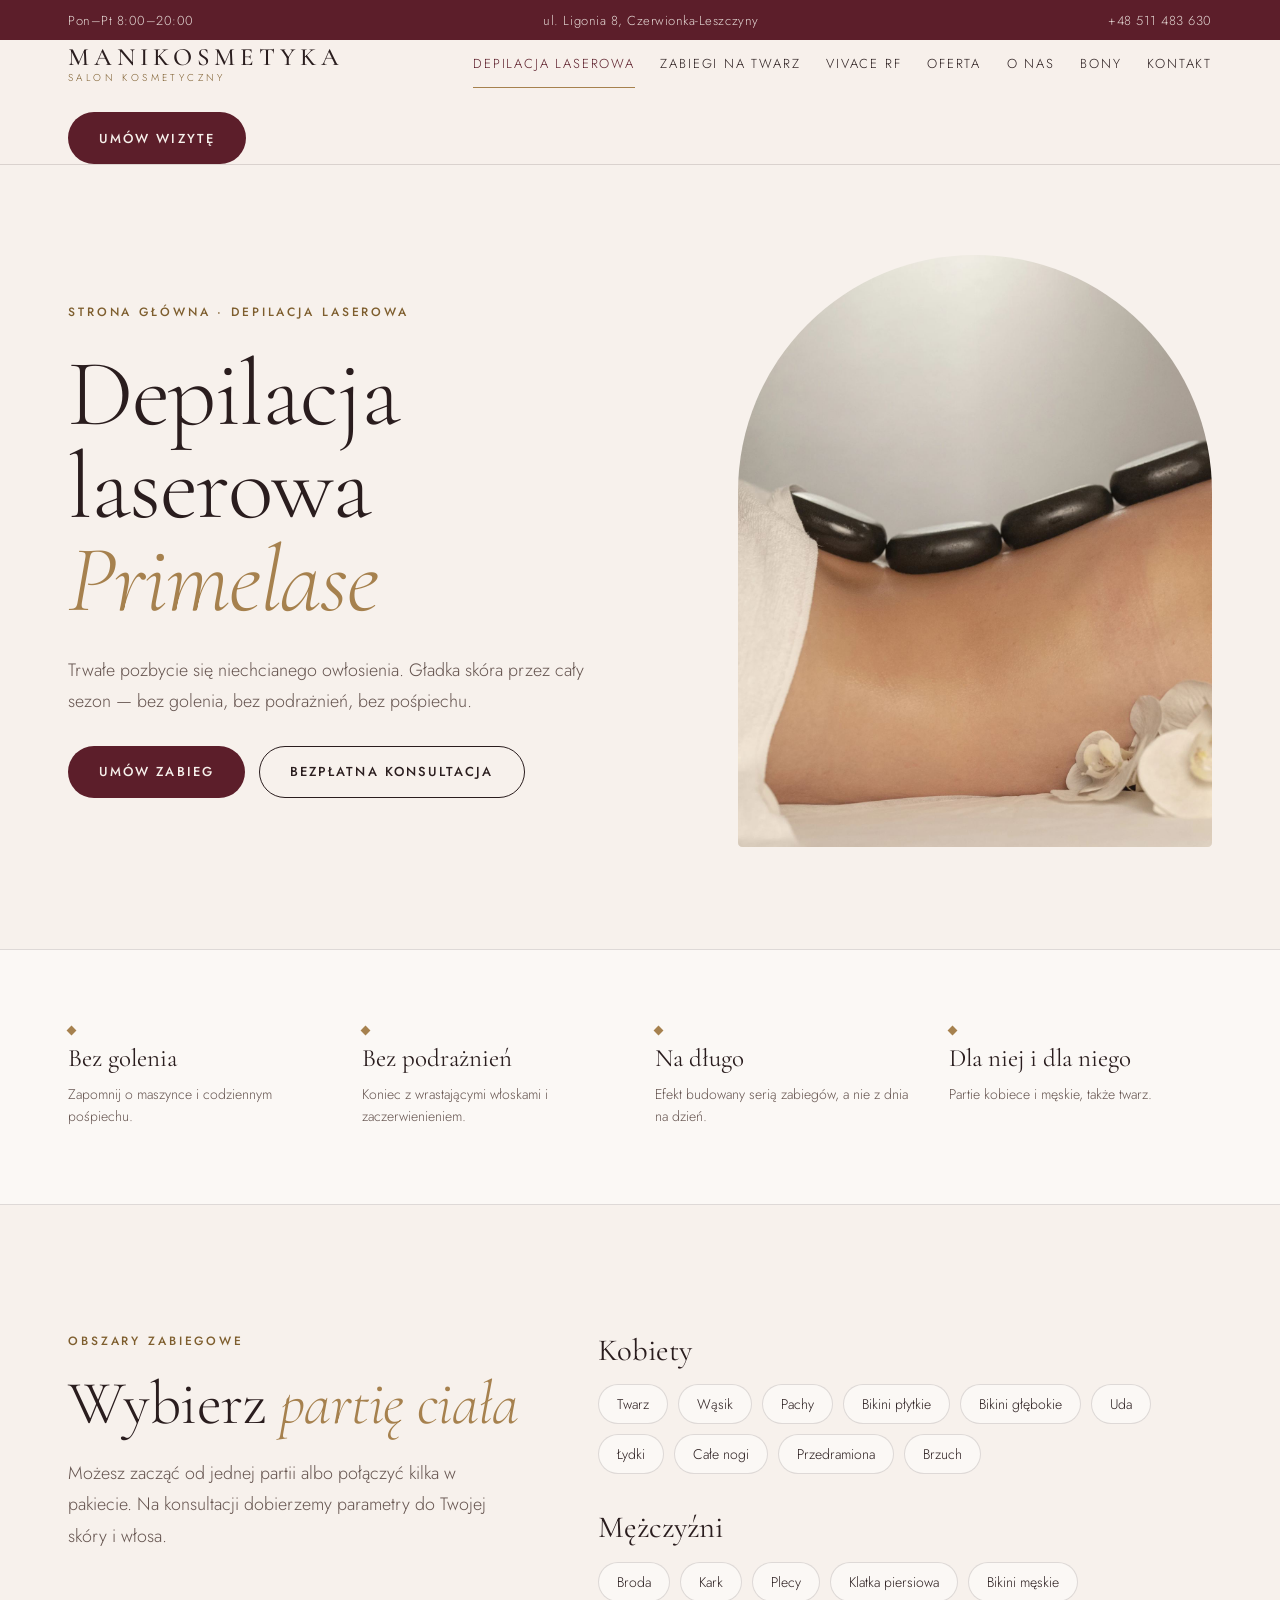
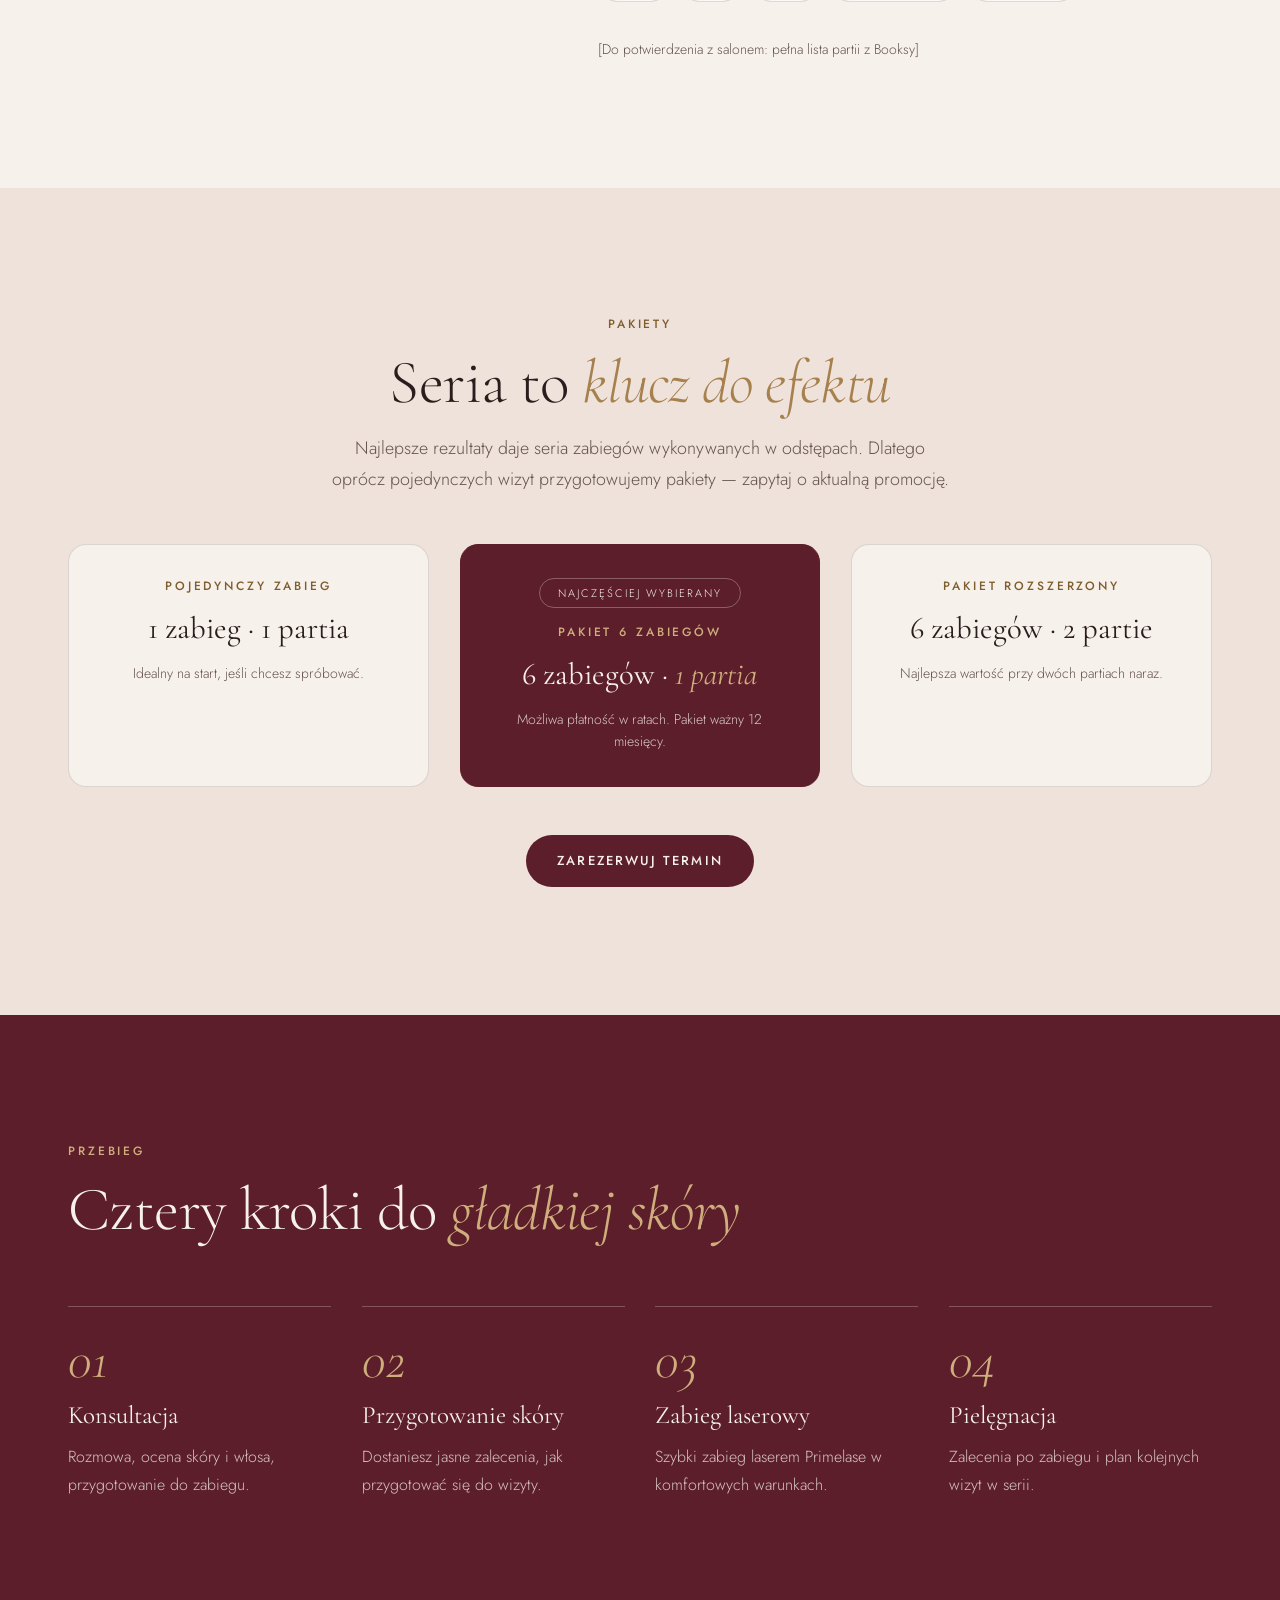
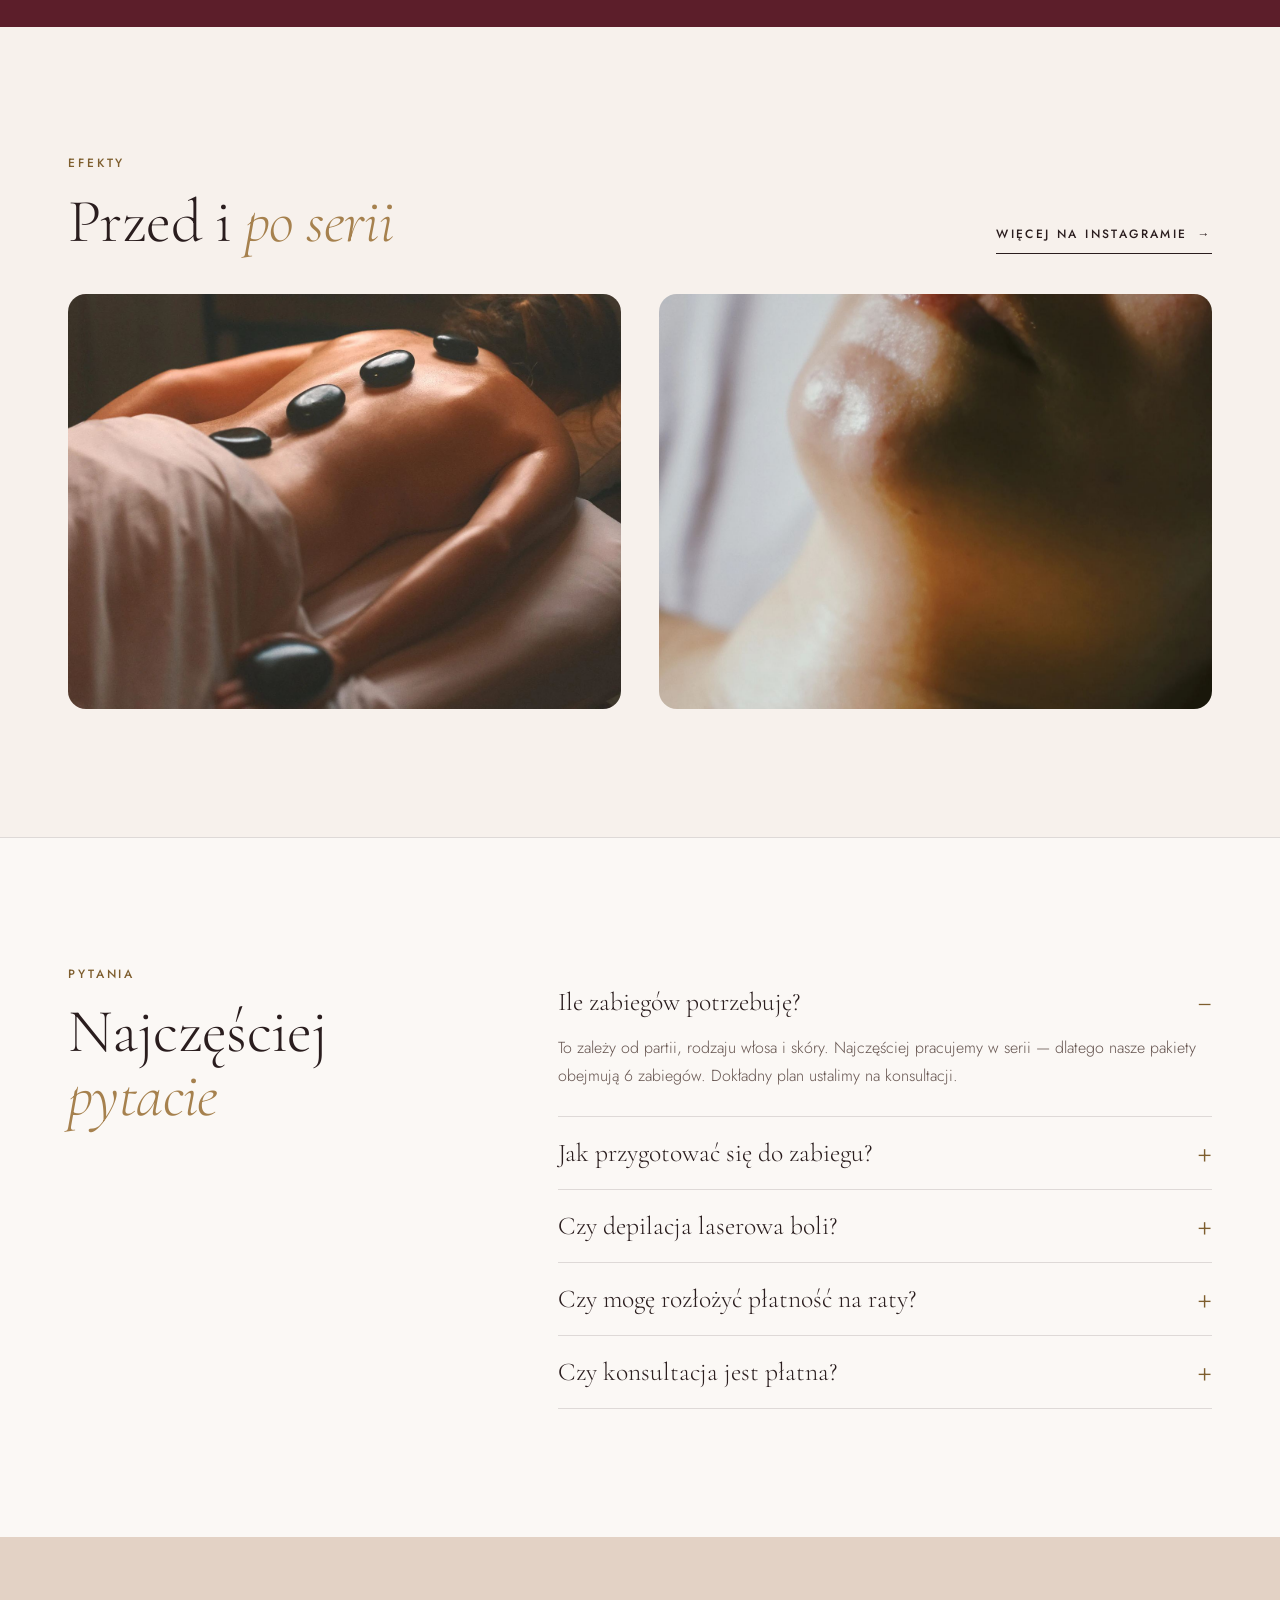
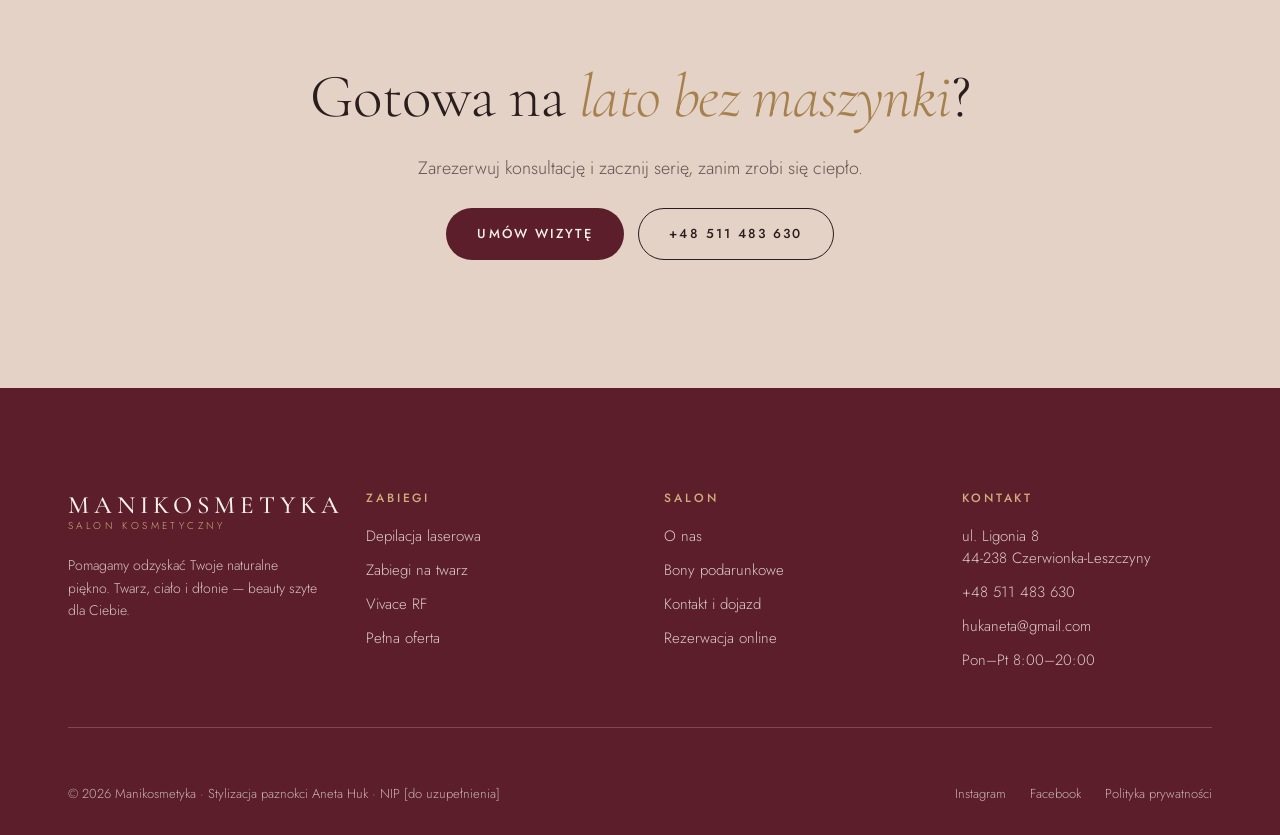
<file: v1/depilacja-laserowa.html>
<!doctype html>
<html lang="pl">
<head>
<meta charset="utf-8">
<meta name="viewport" content="width=device-width, initial-scale=1, viewport-fit=cover">
<title>Depilacja laserowa Primelase — Manikosmetyka</title>
<meta name="description" content="Depilacja laserowa Primelase w Czerwionce-Leszczynach. Pojedyncze zabiegi i pakiety, bezpłatna konsultacja.">
<meta name="claude:viewport-fit-sides" content="cover">
<link rel="preconnect" href="https://fonts.googleapis.com">
<link rel="preconnect" href="https://fonts.gstatic.com" crossorigin>
<link href="https://fonts.googleapis.com/css2?family=Cormorant+Garamond:ital,wght@0,300;0,400;0,500;1,300;1,400;1,500&family=Jost:wght@300;400;500&display=swap" rel="stylesheet">
<link rel="stylesheet" href="site.css">
</head>
<body>
<div class="page">
  <header class="site-header">
  <div class="topbar">
    <div class="wrap row" style="justify-content: space-between; gap: 8px 24px; min-height: 40px; padding-top: 8px; padding-bottom: 8px;">
      <span>Pon–Pt 8:00–20:00</span>
      <span class="hide-sm">ul. Ligonia 8, Czerwionka-Leszczyny</span>
      <a href="tel:+48511483630">+48 511 483 630</a>
    </div>
  </div>
  <nav class="nav" aria-label="Menu główne">
    <div class="wrap row" style="justify-content: space-between; gap: 24px; min-height: 92px;">
      <a class="logo" href="index.html" aria-label="Manikosmetyka — strona główna"><b>MANIKOSMETYKA</b><i>salon kosmetyczny</i></a>
      <div class="nav-links">
          <a class="nav-link is-active" href="depilacja-laserowa.html" aria-current="page">Depilacja laserowa</a>
          <a class="nav-link" href="zabiegi-na-twarz.html">Zabiegi na twarz</a>
          <a class="nav-link" href="vivace-rf.html">Vivace RF</a>
          <a class="nav-link" href="oferta.html">Oferta</a>
          <a class="nav-link" href="o-nas.html">O nas</a>
          <a class="nav-link" href="bony-podarunkowe.html">Bony</a>
          <a class="nav-link" href="kontakt.html">Kontakt</a>
      </div>
      <a class="btn btn-wine nav-cta" href="https://booksy.com/pl-pl/106175_manikosmetyka_salon-kosmetyczny_12856_czerwionka-leszczyny" target="_blank" rel="noopener">Umów wizytę</a>
      <button class="burger" type="button" id="burger" aria-label="Otwórz menu" aria-expanded="false" aria-controls="mobile-menu">
        <svg class="ic-open" width="20" height="20" viewBox="0 0 24 24" fill="none" stroke="currentColor" stroke-width="1.5" aria-hidden="true"><path d="M4 8h16M4 16h16"></path></svg>
        <svg class="ic-close" hidden width="20" height="20" viewBox="0 0 24 24" fill="none" stroke="currentColor" stroke-width="1.5" aria-hidden="true"><path d="M6 6l12 12M18 6L6 18"></path></svg>
      </button>
    </div>
    <div class="wrap mobile-menu" id="mobile-menu" hidden>
        <a href="depilacja-laserowa.html">Depilacja laserowa</a>
        <a href="zabiegi-na-twarz.html">Zabiegi na twarz</a>
        <a href="vivace-rf.html">Vivace RF</a>
        <a href="oferta.html">Oferta</a>
        <a href="o-nas.html">O nas</a>
        <a href="bony-podarunkowe.html">Bony</a>
        <a href="kontakt.html">Kontakt</a>
      <a class="btn btn-wine" style="margin-top: 20px; font-family: var(--sans); font-size: 13px; border-bottom: 0;" href="https://booksy.com/pl-pl/106175_manikosmetyka_salon-kosmetyczny_12856_czerwionka-leszczyny" target="_blank" rel="noopener">Umów wizytę</a>
    </div>
  </nav>
</header>

  <!-- HERO -->
  <section style="padding: clamp(48px, 7vw, 100px) 0 clamp(64px, 8vw, 112px);">
    <div class="wrap split">
      <div class="stack" style="gap: 28px; flex: 1 1 520px;">
        <p class="eyebrow"><a href="index.html" style="text-decoration: none;">Strona główna</a> · Depilacja laserowa</p>
        <h1 class="display">Depilacja laserowa <em>Primelase</em></h1>
        <p class="lead" style="max-width: 540px;">Trwałe pozbycie się niechcianego owłosienia. Gładka skóra przez cały sezon — bez golenia, bez podrażnień, bez pośpiechu.</p>
        <div class="row" style="gap: 14px;">
          <a class="btn btn-wine" href="https://booksy.com/pl-pl/106175_manikosmetyka_salon-kosmetyczny_12856_czerwionka-leszczyny" target="_blank" rel="noopener">Umów zabieg</a>
          <a class="btn btn-line" href="https://booksy.com/pl-pl/106175_manikosmetyka_salon-kosmetyczny_12856_czerwionka-leszczyny" target="_blank" rel="noopener">Bezpłatna konsultacja</a>
        </div>
      </div>
      <img class="ph-img arch tone-blush" src="img/plecy-skora.jpg" alt="Gładka skóra pleców po depilacji laserowej" style="flex: 1 1 400px; aspect-ratio: 4 / 5; max-height: 640px;">
    </div>
  </section>

  <!-- KORZYŚCI -->
  <section class="section-sm bg-porcelain" style="border-top: 1px solid var(--line); border-bottom: 1px solid var(--line);">
    <div class="wrap grid-4">
      <div class="stack" style="gap: 10px;"><span class="diamond"></span><h3 class="h3" style="font-size: 25px;">Bez golenia</h3><p class="body small">Zapomnij o maszynce i codziennym pośpiechu.</p></div>
      <div class="stack" style="gap: 10px;"><span class="diamond"></span><h3 class="h3" style="font-size: 25px;">Bez podrażnień</h3><p class="body small">Koniec z wrastającymi włoskami i zaczerwienieniem.</p></div>
      <div class="stack" style="gap: 10px;"><span class="diamond"></span><h3 class="h3" style="font-size: 25px;">Na długo</h3><p class="body small">Efekt budowany serią zabiegów, a nie z dnia na dzień.</p></div>
      <div class="stack" style="gap: 10px;"><span class="diamond"></span><h3 class="h3" style="font-size: 25px;">Dla niej i dla niego</h3><p class="body small">Partie kobiece i męskie, także twarz.</p></div>
    </div>
  </section>

  <!-- PARTIE -->
  <section class="section">
    <div class="wrap split" style="align-items: flex-start;">
      <div class="stack" style="gap: 22px; flex: 1 1 360px;">
        <p class="eyebrow">Obszary zabiegowe</p>
        <h2 class="h2">Wybierz <em>partię ciała</em></h2>
        <p class="lead">Możesz zacząć od jednej partii albo połączyć kilka w pakiecie. Na konsultacji dobierzemy parametry do Twojej skóry i włosa.</p>
      </div>
      <div class="stack" style="gap: 36px; flex: 1 1 520px;">
        <div class="stack" style="gap: 16px;">
          <h3 class="h3">Kobiety</h3>
          <div class="chips">
            <span class="chip">Twarz</span><span class="chip">Wąsik</span><span class="chip">Pachy</span><span class="chip">Bikini płytkie</span><span class="chip">Bikini głębokie</span><span class="chip">Uda</span><span class="chip">Łydki</span><span class="chip">Całe nogi</span><span class="chip">Przedramiona</span><span class="chip">Brzuch</span>
          </div>
        </div>
        <div class="stack" style="gap: 16px;">
          <h3 class="h3">Mężczyźni</h3>
          <div class="chips">
            <span class="chip">Broda</span><span class="chip">Kark</span><span class="chip">Plecy</span><span class="chip">Klatka piersiowa</span><span class="chip">Bikini męskie</span>
          </div>
        </div>
        <p class="small muted" style="margin: 0;">[Do potwierdzenia z salonem: pełna lista partii z Booksy]</p>
      </div>
    </div>
  </section>

  <!-- PAKIETY -->
  <section class="section bg-blush">
    <div class="wrap stack" style="gap: 48px;">
      <div class="stack" style="gap: 18px; align-items: center; text-align: center;">
        <p class="eyebrow">Pakiety</p>
        <h2 class="h2">Seria to <em>klucz do efektu</em></h2>
        <p class="lead" style="max-width: 620px;">Najlepsze rezultaty daje seria zabiegów wykonywanych w odstępach. Dlatego oprócz pojedynczych wizyt przygotowujemy pakiety — zapytaj o aktualną promocję.</p>
      </div>
      <div class="grid-3" style="align-items: stretch;">
        <div class="tile" style="gap: 16px; text-align: center; align-items: center;">
          <p class="eyebrow">Pojedynczy zabieg</p>
          <h3 class="h3">1 zabieg · 1 partia</h3>
          <p class="body small">Idealny na start, jeśli chcesz spróbować.</p>
        </div>
        <div class="tile bg-wine" style="gap: 16px; text-align: center; align-items: center; border-color: var(--wine);">
          <span class="chip" style="min-height: 30px; font-size: 11px; letter-spacing: .18em; text-transform: uppercase;">Najczęściej wybierany</span>
          <p class="eyebrow">Pakiet 6 zabiegów</p>
          <h3 class="h3">6 zabiegów · <em>1 partia</em></h3>
          <p class="small" style="margin: 0; color: rgba(247, 241, 236, .8);">Możliwa płatność w ratach. Pakiet ważny 12 miesięcy.</p>
        </div>
        <div class="tile" style="gap: 16px; text-align: center; align-items: center;">
          <p class="eyebrow">Pakiet rozszerzony</p>
          <h3 class="h3">6 zabiegów · 2 partie</h3>
          <p class="body small">Najlepsza wartość przy dwóch partiach naraz.</p>
        </div>
      </div>
      <a class="btn btn-wine" style="align-self: center;" href="https://booksy.com/pl-pl/106175_manikosmetyka_salon-kosmetyczny_12856_czerwionka-leszczyny" target="_blank" rel="noopener">Zarezerwuj termin</a>
    </div>
  </section>

  <!-- PRZEBIEG -->
  <section class="section bg-wine">
    <div class="wrap stack" style="gap: clamp(40px, 5vw, 64px);">
      <div class="stack" style="gap: 18px; max-width: 680px;">
        <p class="eyebrow">Przebieg</p>
        <h2 class="h2">Cztery kroki do <em>gładkiej skóry</em></h2>
      </div>
      <div class="grid-4">
        <div class="step"><span class="step-n">01</span><h3 class="h3" style="font-size: 25px;">Konsultacja</h3><p class="muted body">Rozmowa, ocena skóry i włosa, przygotowanie do zabiegu.</p></div>
        <div class="step"><span class="step-n">02</span><h3 class="h3" style="font-size: 25px;">Przygotowanie skóry</h3><p class="muted body">Dostaniesz jasne zalecenia, jak przygotować się do wizyty.</p></div>
        <div class="step"><span class="step-n">03</span><h3 class="h3" style="font-size: 25px;">Zabieg laserowy</h3><p class="muted body">Szybki zabieg laserem Primelase w komfortowych warunkach.</p></div>
        <div class="step"><span class="step-n">04</span><h3 class="h3" style="font-size: 25px;">Pielęgnacja</h3><p class="muted body">Zalecenia po zabiegu i plan kolejnych wizyt w serii.</p></div>
      </div>
    </div>
  </section>

  <!-- EFEKTY -->
  <section class="section">
    <div class="wrap stack" style="gap: 40px;">
      <div class="row" style="justify-content: space-between; gap: 16px; align-items: flex-end;">
        <div class="stack" style="gap: 18px;">
          <p class="eyebrow">Efekty</p>
          <h2 class="h2">Przed i <em>po serii</em></h2>
        </div>
        <a class="link-arrow" href="https://www.instagram.com/manikosmetyka/" target="_blank" rel="noopener">Więcej na Instagramie <span aria-hidden="true">→</span></a>
      </div>
      <div class="grid-2">
        <img class="ph-img round tone-deep" src="img/cialo-zabieg.jpg" alt="Przed serią zabiegów" loading="lazy" style="aspect-ratio: 4 / 3;">
        <img class="ph-img round tone-blush" src="img/szyja-swiatlo.jpg" alt="Po serii zabiegów" loading="lazy" style="aspect-ratio: 4 / 3;">
      </div>
    </div>
  </section>

  <!-- FAQ -->
  <section class="section bg-porcelain" style="border-top: 1px solid var(--line);">
    <div class="wrap split" style="align-items: flex-start;">
      <div class="stack" style="gap: 18px; flex: 1 1 320px;">
        <p class="eyebrow">Pytania</p>
        <h2 class="h2">Najczęściej <em>pytacie</em></h2>
      </div>
      <div class="faq stack" style="flex: 1 1 560px;">
        <details open><summary>Ile zabiegów potrzebuję?</summary><p class="body">To zależy od partii, rodzaju włosa i skóry. Najczęściej pracujemy w serii — dlatego nasze pakiety obejmują 6 zabiegów. Dokładny plan ustalimy na konsultacji.</p></details>
        <details><summary>Jak przygotować się do zabiegu?</summary><p class="body">Wszystkie zalecenia przekażemy Ci na konsultacji, dopasowane do Twojej skóry i wybranej partii. [Do uzupełnienia przez salon: zalecenia przed zabiegiem.]</p></details>
        <details><summary>Czy depilacja laserowa boli?</summary><p class="body">[Do uzupełnienia przez salon — opis odczuć podczas zabiegu laserem Primelase.]</p></details>
        <details><summary>Czy mogę rozłożyć płatność na raty?</summary><p class="body">Tak, przy pakietach możliwa jest płatność w ratach. Zapytaj o szczegóły przy rezerwacji.</p></details>
        <details><summary>Czy konsultacja jest płatna?</summary><p class="body">Nie, konsultacja w gabinecie jest bezpłatna.</p></details>
      </div>
    </div>
  </section>

  <!-- CTA -->
  <section class="section bg-sand">
    <div class="wrap stack" style="gap: 24px; align-items: center; text-align: center;">
      <h2 class="h2">Gotowa na <em>lato bez maszynki</em>?</h2>
      <p class="lead" style="max-width: 560px;">Zarezerwuj konsultację i zacznij serię, zanim zrobi się ciepło.</p>
      <div class="row" style="gap: 14px; justify-content: center;">
        <a class="btn btn-wine" href="https://booksy.com/pl-pl/106175_manikosmetyka_salon-kosmetyczny_12856_czerwionka-leszczyny" target="_blank" rel="noopener">Umów wizytę</a>
        <a class="btn btn-line" href="tel:+48511483630">+48 511 483 630</a>
      </div>
    </div>
  </section>

  <footer class="footer bg-wine" style="font-family: var(--sans); width: 100%; padding: clamp(64px, 8vw, 104px) 0 32px;">
  <div class="wrap stack" style="gap: 56px;">
    <div style="display: grid; grid-template-columns: repeat(auto-fit, minmax(210px, 1fr)); gap: 40px 48px;">
      <div class="stack" style="gap: 20px;">
        <a class="logo" href="index.html" style="color: var(--ivory);"><b>MANIKOSMETYKA</b><i style="color: var(--gold-light);">salon kosmetyczny</i></a>
        <p class="muted small" style="margin: 0; max-width: 280px;">Pomagamy odzyskać Twoje naturalne piękno. Twarz, ciało i dłonie — beauty szyte dla Ciebie.</p>
      </div>
      <div>
        <h4>Zabiegi</h4>
        <ul>
          <li><a href="depilacja-laserowa.html">Depilacja laserowa</a></li>
          <li><a href="zabiegi-na-twarz.html">Zabiegi na twarz</a></li>
          <li><a href="vivace-rf.html">Vivace RF</a></li>
          <li><a href="oferta.html">Pełna oferta</a></li>
        </ul>
      </div>
      <div>
        <h4>Salon</h4>
        <ul>
          <li><a href="o-nas.html">O nas</a></li>
          <li><a href="bony-podarunkowe.html">Bony podarunkowe</a></li>
          <li><a href="kontakt.html">Kontakt i dojazd</a></li>
          <li><a href="https://booksy.com/pl-pl/106175_manikosmetyka_salon-kosmetyczny_12856_czerwionka-leszczyny" target="_blank" rel="noopener">Rezerwacja online</a></li>
        </ul>
      </div>
      <div>
        <h4>Kontakt</h4>
        <ul>
          <li>ul. Ligonia 8<br>44-238 Czerwionka-Leszczyny</li>
          <li><a href="tel:+48511483630">+48 511 483 630</a></li>
          <li><a href="mailto:hukaneta@gmail.com">hukaneta@gmail.com</a></li>
          <li>Pon–Pt 8:00–20:00</li>
        </ul>
      </div>
    </div>
    <hr class="rule">
    <div class="row" style="justify-content: space-between; gap: 16px 32px; font-size: 13px; color: rgba(247, 241, 236, .7);">
      <span>© 2026 Manikosmetyka · Stylizacja paznokci Aneta Huk · NIP [do uzupełnienia]</span>
      <div class="row" style="gap: 24px;">
        <a href="https://www.instagram.com/manikosmetyka/" target="_blank" rel="noopener">Instagram</a>
        <a href="https://www.facebook.com/ManiKosmetyka/" target="_blank" rel="noopener">Facebook</a>
        <a href="#">Polityka prywatności</a>
      </div>
    </div>
  </div>
</footer>
</div>
<script>
(function () {
  var b = document.getElementById('burger'), m = document.getElementById('mobile-menu');
  if (b && m) b.addEventListener('click', function () {
    var open = m.hidden;
    m.hidden = !open;
    b.setAttribute('aria-expanded', open ? 'true' : 'false');
    b.setAttribute('aria-label', open ? 'Zamknij menu' : 'Otwórz menu');
    b.querySelector('.ic-open').hidden = open;
    b.querySelector('.ic-close').hidden = !open;
  });
  var cfg = document.getElementById('bon-config');
  if (cfg) {
    var state = { type: 'amount', amount: '200 zł', treatment: 'Depilacja laserowa' };
    var label = document.getElementById('bon-label');
    var render = function () {
      cfg.querySelectorAll('button[data-group]').forEach(function (btn) {
        var on = state[btn.dataset.group] === btn.dataset.value;
        btn.className = 'btn ' + (on ? 'btn-wine' : 'btn-line');
        btn.setAttribute('aria-pressed', on ? 'true' : 'false');
      });
      document.getElementById('bon-amounts').hidden = state.type !== 'amount';
      document.getElementById('bon-treatments').hidden = state.type !== 'treatment';
      if (label) label.textContent = state.type === 'amount' ? state.amount : state.treatment;
    };
    cfg.addEventListener('click', function (e) {
      var btn = e.target.closest('button[data-group]');
      if (!btn) return;
      state[btn.dataset.group] = btn.dataset.value;
      render();
    });
    render();
  }
})();
</script>
</body>
</html>
</file>
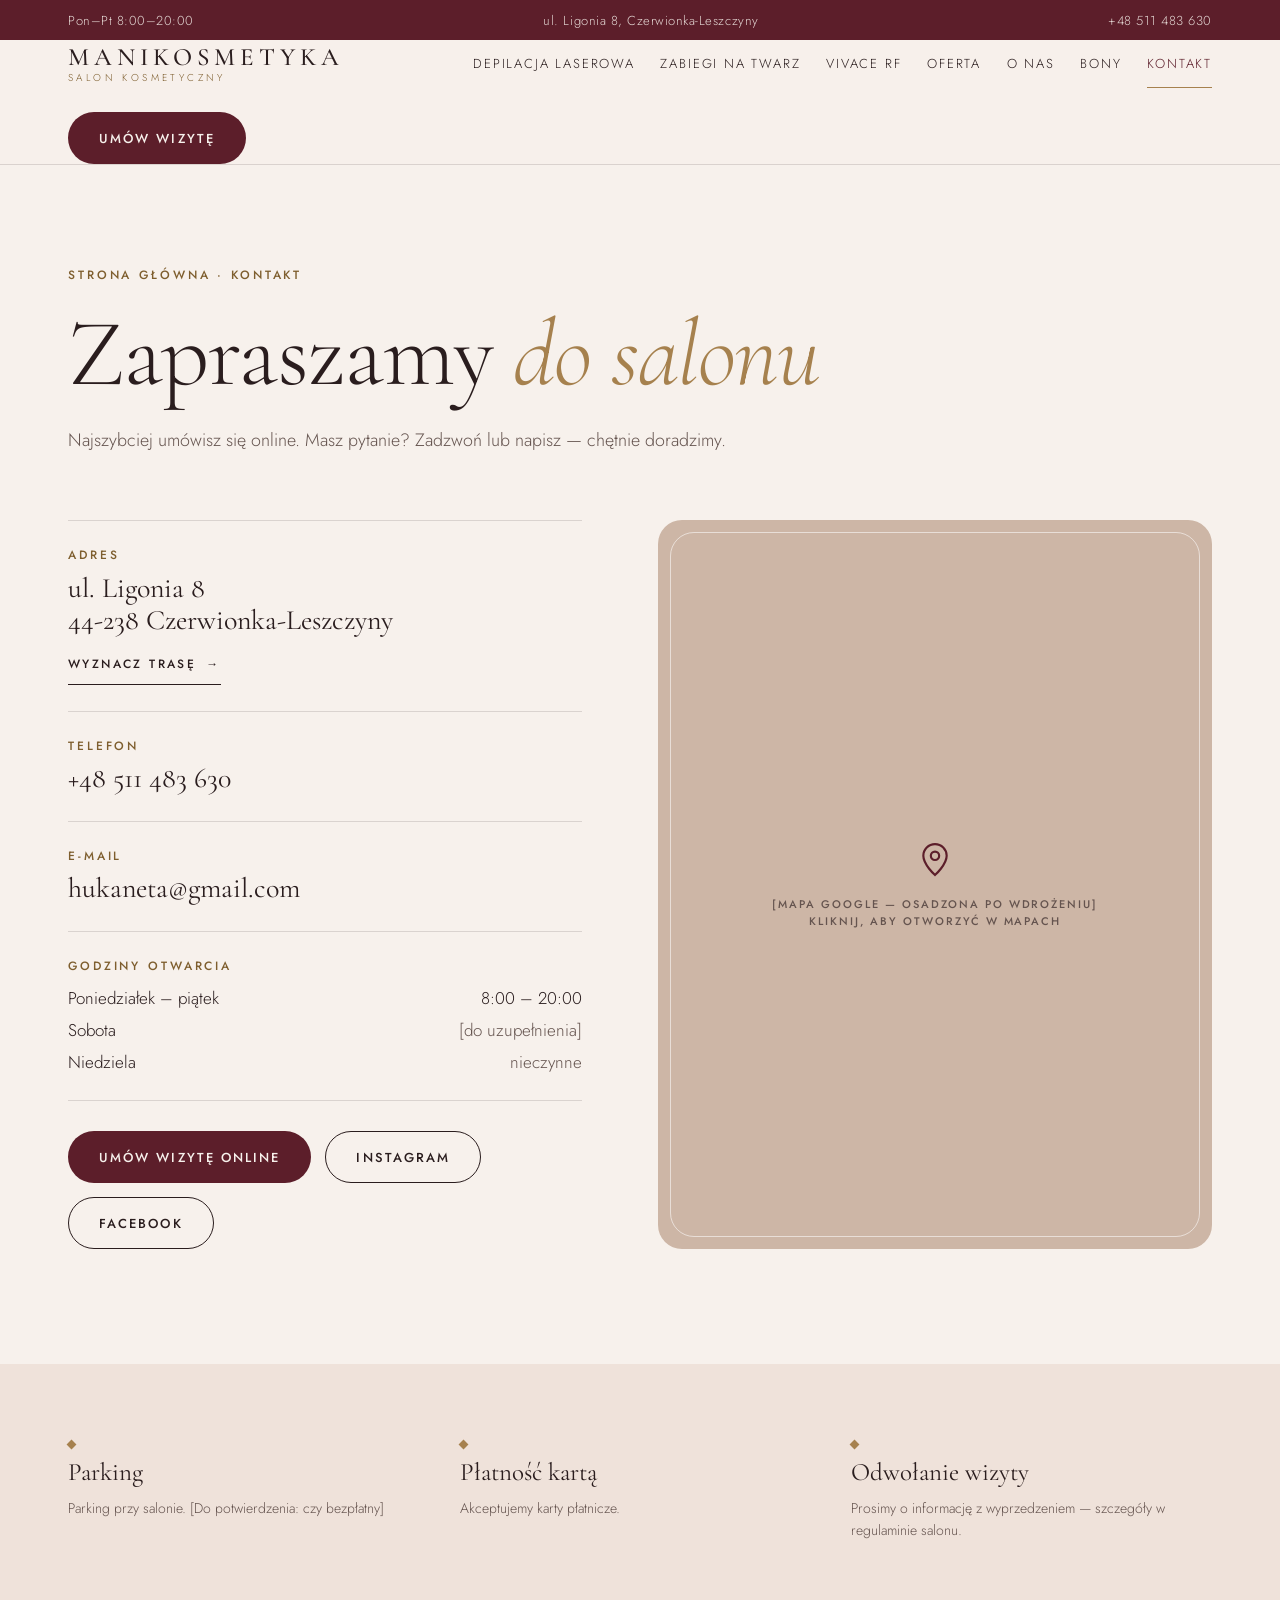
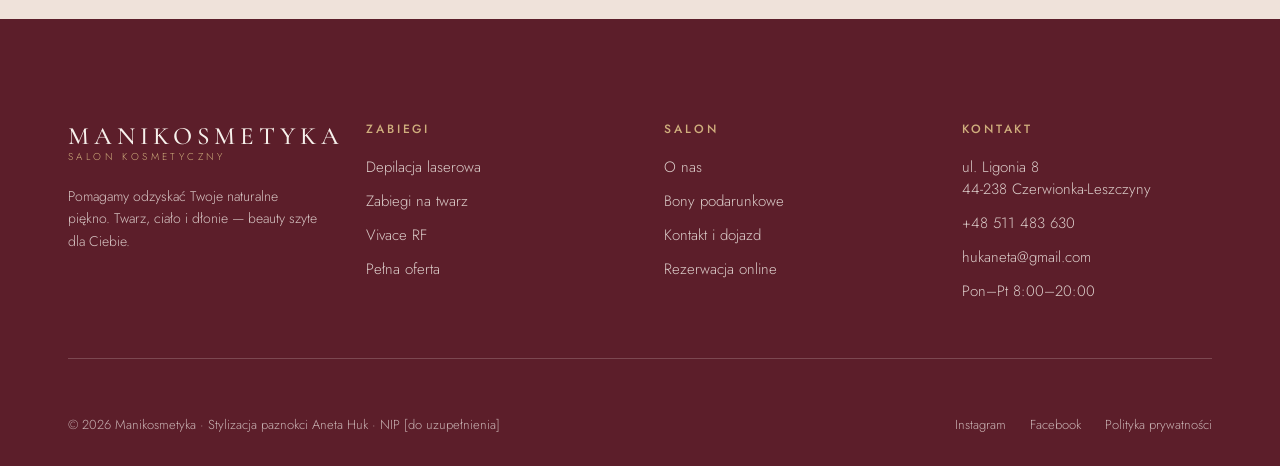
<file: v1/kontakt.html>
<!doctype html>
<html lang="pl">
<head>
<meta charset="utf-8">
<meta name="viewport" content="width=device-width, initial-scale=1, viewport-fit=cover">
<title>Kontakt — Manikosmetyka</title>
<meta name="description" content="Kontakt: ul. Ligonia 8, 44-238 Czerwionka-Leszczyny, tel. +48 511 483 630. Pon–Pt 8:00–20:00.">
<meta name="claude:viewport-fit-sides" content="cover">
<link rel="preconnect" href="https://fonts.googleapis.com">
<link rel="preconnect" href="https://fonts.gstatic.com" crossorigin>
<link href="https://fonts.googleapis.com/css2?family=Cormorant+Garamond:ital,wght@0,300;0,400;0,500;1,300;1,400;1,500&family=Jost:wght@300;400;500&display=swap" rel="stylesheet">
<link rel="stylesheet" href="site.css">
</head>
<body>
<div class="page">
  <header class="site-header">
  <div class="topbar">
    <div class="wrap row" style="justify-content: space-between; gap: 8px 24px; min-height: 40px; padding-top: 8px; padding-bottom: 8px;">
      <span>Pon–Pt 8:00–20:00</span>
      <span class="hide-sm">ul. Ligonia 8, Czerwionka-Leszczyny</span>
      <a href="tel:+48511483630">+48 511 483 630</a>
    </div>
  </div>
  <nav class="nav" aria-label="Menu główne">
    <div class="wrap row" style="justify-content: space-between; gap: 24px; min-height: 92px;">
      <a class="logo" href="index.html" aria-label="Manikosmetyka — strona główna"><b>MANIKOSMETYKA</b><i>salon kosmetyczny</i></a>
      <div class="nav-links">
          <a class="nav-link" href="depilacja-laserowa.html">Depilacja laserowa</a>
          <a class="nav-link" href="zabiegi-na-twarz.html">Zabiegi na twarz</a>
          <a class="nav-link" href="vivace-rf.html">Vivace RF</a>
          <a class="nav-link" href="oferta.html">Oferta</a>
          <a class="nav-link" href="o-nas.html">O nas</a>
          <a class="nav-link" href="bony-podarunkowe.html">Bony</a>
          <a class="nav-link is-active" href="kontakt.html" aria-current="page">Kontakt</a>
      </div>
      <a class="btn btn-wine nav-cta" href="https://booksy.com/pl-pl/106175_manikosmetyka_salon-kosmetyczny_12856_czerwionka-leszczyny" target="_blank" rel="noopener">Umów wizytę</a>
      <button class="burger" type="button" id="burger" aria-label="Otwórz menu" aria-expanded="false" aria-controls="mobile-menu">
        <svg class="ic-open" width="20" height="20" viewBox="0 0 24 24" fill="none" stroke="currentColor" stroke-width="1.5" aria-hidden="true"><path d="M4 8h16M4 16h16"></path></svg>
        <svg class="ic-close" hidden width="20" height="20" viewBox="0 0 24 24" fill="none" stroke="currentColor" stroke-width="1.5" aria-hidden="true"><path d="M6 6l12 12M18 6L6 18"></path></svg>
      </button>
    </div>
    <div class="wrap mobile-menu" id="mobile-menu" hidden>
        <a href="depilacja-laserowa.html">Depilacja laserowa</a>
        <a href="zabiegi-na-twarz.html">Zabiegi na twarz</a>
        <a href="vivace-rf.html">Vivace RF</a>
        <a href="oferta.html">Oferta</a>
        <a href="o-nas.html">O nas</a>
        <a href="bony-podarunkowe.html">Bony</a>
        <a href="kontakt.html">Kontakt</a>
      <a class="btn btn-wine" style="margin-top: 20px; font-family: var(--sans); font-size: 13px; border-bottom: 0;" href="https://booksy.com/pl-pl/106175_manikosmetyka_salon-kosmetyczny_12856_czerwionka-leszczyny" target="_blank" rel="noopener">Umów wizytę</a>
    </div>
  </nav>
</header>

  <section style="padding: clamp(56px, 8vw, 112px) 0 clamp(72px, 9vw, 128px);">
    <div class="wrap stack" style="gap: clamp(40px, 5vw, 72px);">
      <div class="stack" style="gap: 24px; max-width: 760px;">
        <p class="eyebrow"><a href="index.html" style="text-decoration: none;">Strona główna</a> · Kontakt</p>
        <h1 class="display">Zapraszamy <em>do salonu</em></h1>
        <p class="lead">Najszybciej umówisz się online. Masz pytanie? Zadzwoń lub napisz — chętnie doradzimy.</p>
      </div>

      <div class="split" style="align-items: stretch;">
        <div class="stack" style="gap: 0; flex: 1 1 420px;">
          <div class="stack" style="gap: 8px; padding: 26px 0; border-top: 1px solid var(--line);">
            <p class="eyebrow">Adres</p>
            <p class="h3" style="font-size: 28px;">ul. Ligonia 8<br>44-238 Czerwionka-Leszczyny</p>
            <a class="link-arrow" style="align-self: flex-start; margin-top: 8px;" href="https://www.google.com/maps/search/?api=1&amp;query=Ligonia+8+Czerwionka-Leszczyny" target="_blank" rel="noopener">Wyznacz trasę <span aria-hidden="true">→</span></a>
          </div>
          <div class="stack" style="gap: 8px; padding: 26px 0; border-top: 1px solid var(--line);">
            <p class="eyebrow">Telefon</p>
            <a class="h3" style="font-size: 28px; text-decoration: none;" href="tel:+48511483630">+48 511 483 630</a>
          </div>
          <div class="stack" style="gap: 8px; padding: 26px 0; border-top: 1px solid var(--line);">
            <p class="eyebrow">E-mail</p>
            <a class="h3" style="font-size: 28px; text-decoration: none;" href="mailto:hukaneta@gmail.com">hukaneta@gmail.com</a>
          </div>
          <div class="stack" style="gap: 12px; padding: 26px 0; border-top: 1px solid var(--line); border-bottom: 1px solid var(--line);">
            <p class="eyebrow">Godziny otwarcia</p>
            <div class="stack" style="gap: 8px; font-size: 17px;">
              <div class="row" style="justify-content: space-between; gap: 16px;"><span>Poniedziałek – piątek</span><span>8:00 – 20:00</span></div>
              <div class="row" style="justify-content: space-between; gap: 16px;"><span>Sobota</span><span class="muted">[do uzupełnienia]</span></div>
              <div class="row" style="justify-content: space-between; gap: 16px;"><span>Niedziela</span><span class="muted">nieczynne</span></div>
            </div>
          </div>
          <div class="row" style="gap: 14px; padding-top: 30px;">
            <a class="btn btn-wine" href="https://booksy.com/pl-pl/106175_manikosmetyka_salon-kosmetyczny_12856_czerwionka-leszczyny" target="_blank" rel="noopener">Umów wizytę online</a>
            <a class="btn btn-line" href="https://www.instagram.com/manikosmetyka/" target="_blank" rel="noopener">Instagram</a>
            <a class="btn btn-line" href="https://www.facebook.com/ManiKosmetyka/" target="_blank" rel="noopener">Facebook</a>
          </div>
        </div>
        <a class="ph round tone-deep" href="https://www.google.com/maps/search/?api=1&amp;query=Ligonia+8+Czerwionka-Leszczyny" target="_blank" rel="noopener" style="flex: 1 1 460px; min-height: 480px; text-decoration: none; align-items: center; justify-content: center; flex-direction: column; gap: 16px; border-radius: 24px;">
          <svg width="40" height="40" viewBox="0 0 24 24" fill="none" stroke="currentColor" stroke-width="1.3" style="color: var(--wine);" aria-hidden="true"><path d="M12 21s-7-6.2-7-11.5A7 7 0 0 1 19 9.5C19 14.8 12 21 12 21z"></path><circle cx="12" cy="9.5" r="2.5"></circle></svg>
          <span style="max-width: none; text-align: center;">[Mapa Google — osadzona po wdrożeniu]<br>Kliknij, aby otworzyć w Mapach</span>
        </a>
      </div>
    </div>
  </section>

  <section class="section-sm bg-blush">
    <div class="wrap grid-3">
      <div class="stack" style="gap: 10px;"><span class="diamond"></span><h3 class="h3" style="font-size: 25px;">Parking</h3><p class="body small">Parking przy salonie. [Do potwierdzenia: czy bezpłatny]</p></div>
      <div class="stack" style="gap: 10px;"><span class="diamond"></span><h3 class="h3" style="font-size: 25px;">Płatność kartą</h3><p class="body small">Akceptujemy karty płatnicze.</p></div>
      <div class="stack" style="gap: 10px;"><span class="diamond"></span><h3 class="h3" style="font-size: 25px;">Odwołanie wizyty</h3><p class="body small">Prosimy o informację z wyprzedzeniem — szczegóły w regulaminie salonu.</p></div>
    </div>
  </section>

  <footer class="footer bg-wine" style="font-family: var(--sans); width: 100%; padding: clamp(64px, 8vw, 104px) 0 32px;">
  <div class="wrap stack" style="gap: 56px;">
    <div style="display: grid; grid-template-columns: repeat(auto-fit, minmax(210px, 1fr)); gap: 40px 48px;">
      <div class="stack" style="gap: 20px;">
        <a class="logo" href="index.html" style="color: var(--ivory);"><b>MANIKOSMETYKA</b><i style="color: var(--gold-light);">salon kosmetyczny</i></a>
        <p class="muted small" style="margin: 0; max-width: 280px;">Pomagamy odzyskać Twoje naturalne piękno. Twarz, ciało i dłonie — beauty szyte dla Ciebie.</p>
      </div>
      <div>
        <h4>Zabiegi</h4>
        <ul>
          <li><a href="depilacja-laserowa.html">Depilacja laserowa</a></li>
          <li><a href="zabiegi-na-twarz.html">Zabiegi na twarz</a></li>
          <li><a href="vivace-rf.html">Vivace RF</a></li>
          <li><a href="oferta.html">Pełna oferta</a></li>
        </ul>
      </div>
      <div>
        <h4>Salon</h4>
        <ul>
          <li><a href="o-nas.html">O nas</a></li>
          <li><a href="bony-podarunkowe.html">Bony podarunkowe</a></li>
          <li><a href="kontakt.html">Kontakt i dojazd</a></li>
          <li><a href="https://booksy.com/pl-pl/106175_manikosmetyka_salon-kosmetyczny_12856_czerwionka-leszczyny" target="_blank" rel="noopener">Rezerwacja online</a></li>
        </ul>
      </div>
      <div>
        <h4>Kontakt</h4>
        <ul>
          <li>ul. Ligonia 8<br>44-238 Czerwionka-Leszczyny</li>
          <li><a href="tel:+48511483630">+48 511 483 630</a></li>
          <li><a href="mailto:hukaneta@gmail.com">hukaneta@gmail.com</a></li>
          <li>Pon–Pt 8:00–20:00</li>
        </ul>
      </div>
    </div>
    <hr class="rule">
    <div class="row" style="justify-content: space-between; gap: 16px 32px; font-size: 13px; color: rgba(247, 241, 236, .7);">
      <span>© 2026 Manikosmetyka · Stylizacja paznokci Aneta Huk · NIP [do uzupełnienia]</span>
      <div class="row" style="gap: 24px;">
        <a href="https://www.instagram.com/manikosmetyka/" target="_blank" rel="noopener">Instagram</a>
        <a href="https://www.facebook.com/ManiKosmetyka/" target="_blank" rel="noopener">Facebook</a>
        <a href="#">Polityka prywatności</a>
      </div>
    </div>
  </div>
</footer>
</div>
<script>
(function () {
  var b = document.getElementById('burger'), m = document.getElementById('mobile-menu');
  if (b && m) b.addEventListener('click', function () {
    var open = m.hidden;
    m.hidden = !open;
    b.setAttribute('aria-expanded', open ? 'true' : 'false');
    b.setAttribute('aria-label', open ? 'Zamknij menu' : 'Otwórz menu');
    b.querySelector('.ic-open').hidden = open;
    b.querySelector('.ic-close').hidden = !open;
  });
  var cfg = document.getElementById('bon-config');
  if (cfg) {
    var state = { type: 'amount', amount: '200 zł', treatment: 'Depilacja laserowa' };
    var label = document.getElementById('bon-label');
    var render = function () {
      cfg.querySelectorAll('button[data-group]').forEach(function (btn) {
        var on = state[btn.dataset.group] === btn.dataset.value;
        btn.className = 'btn ' + (on ? 'btn-wine' : 'btn-line');
        btn.setAttribute('aria-pressed', on ? 'true' : 'false');
      });
      document.getElementById('bon-amounts').hidden = state.type !== 'amount';
      document.getElementById('bon-treatments').hidden = state.type !== 'treatment';
      if (label) label.textContent = state.type === 'amount' ? state.amount : state.treatment;
    };
    cfg.addEventListener('click', function (e) {
      var btn = e.target.closest('button[data-group]');
      if (!btn) return;
      state[btn.dataset.group] = btn.dataset.value;
      render();
    });
    render();
  }
})();
</script>
</body>
</html>
</file>
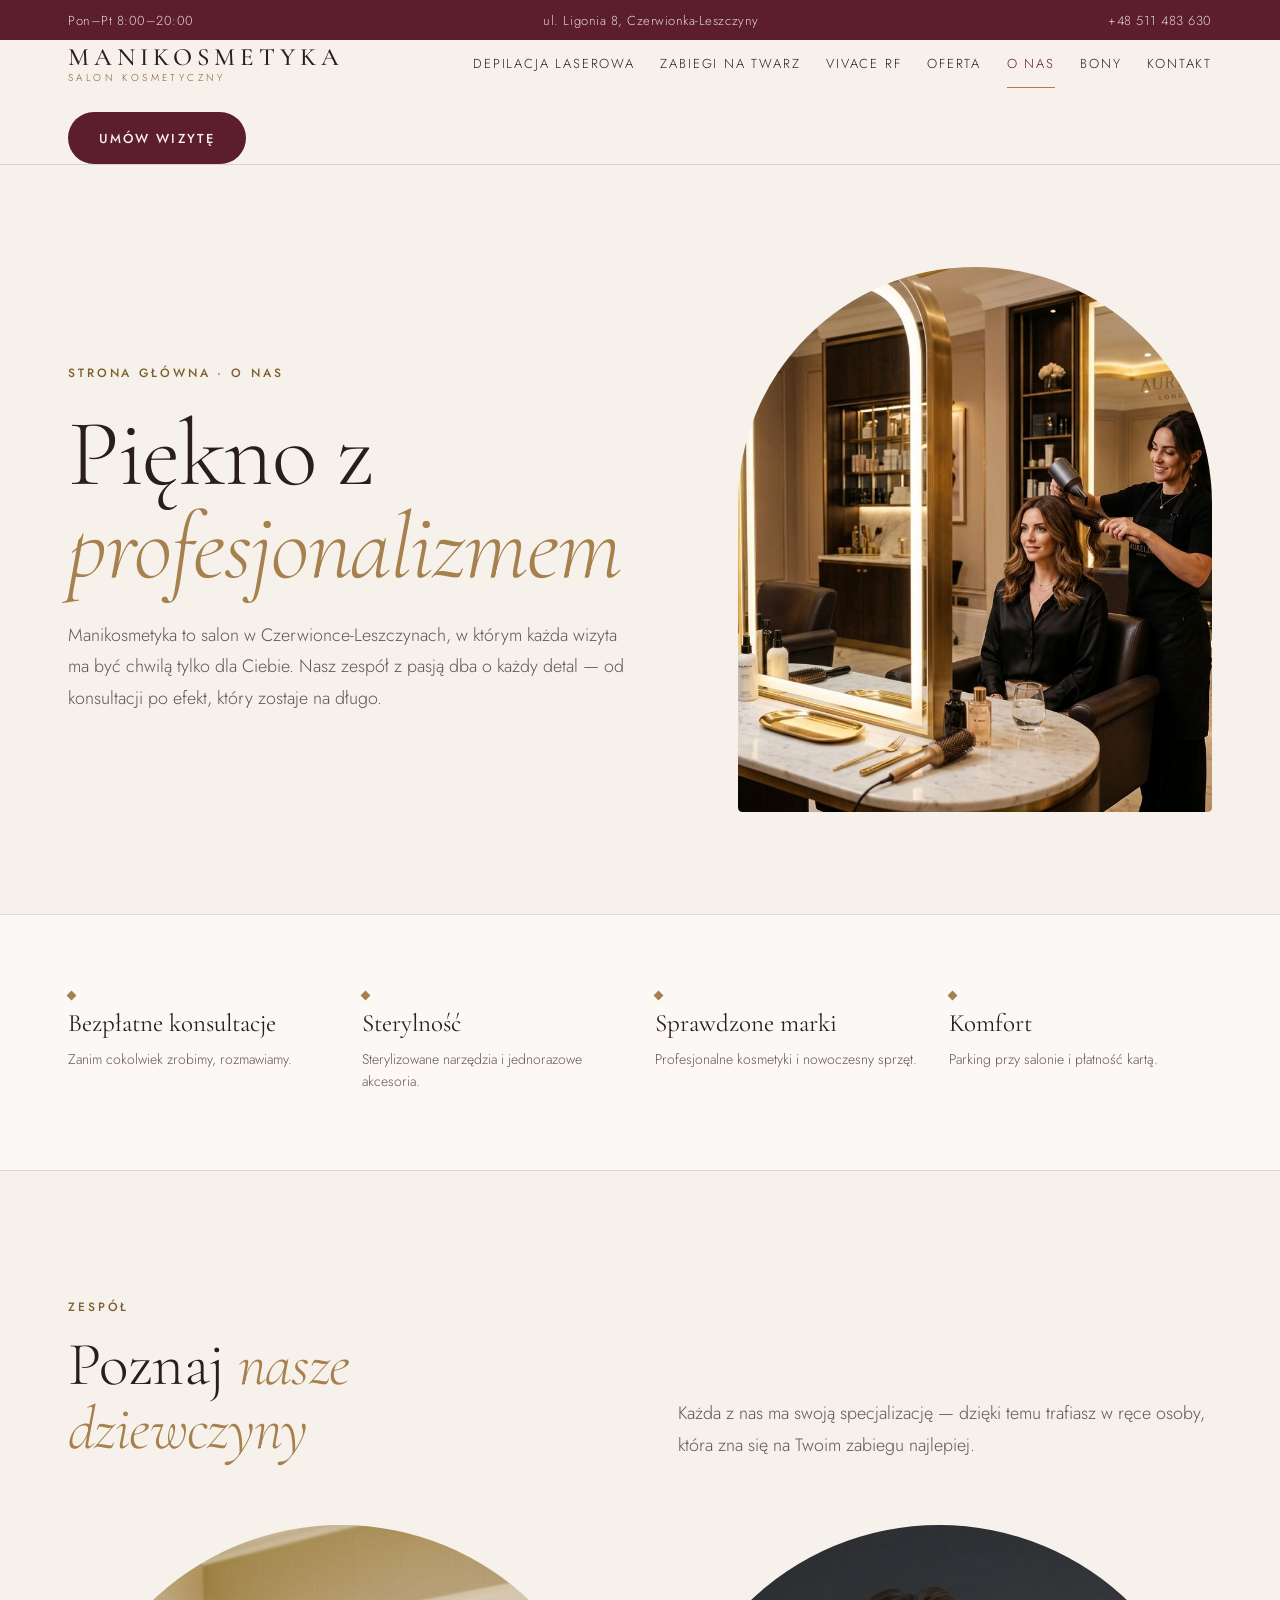
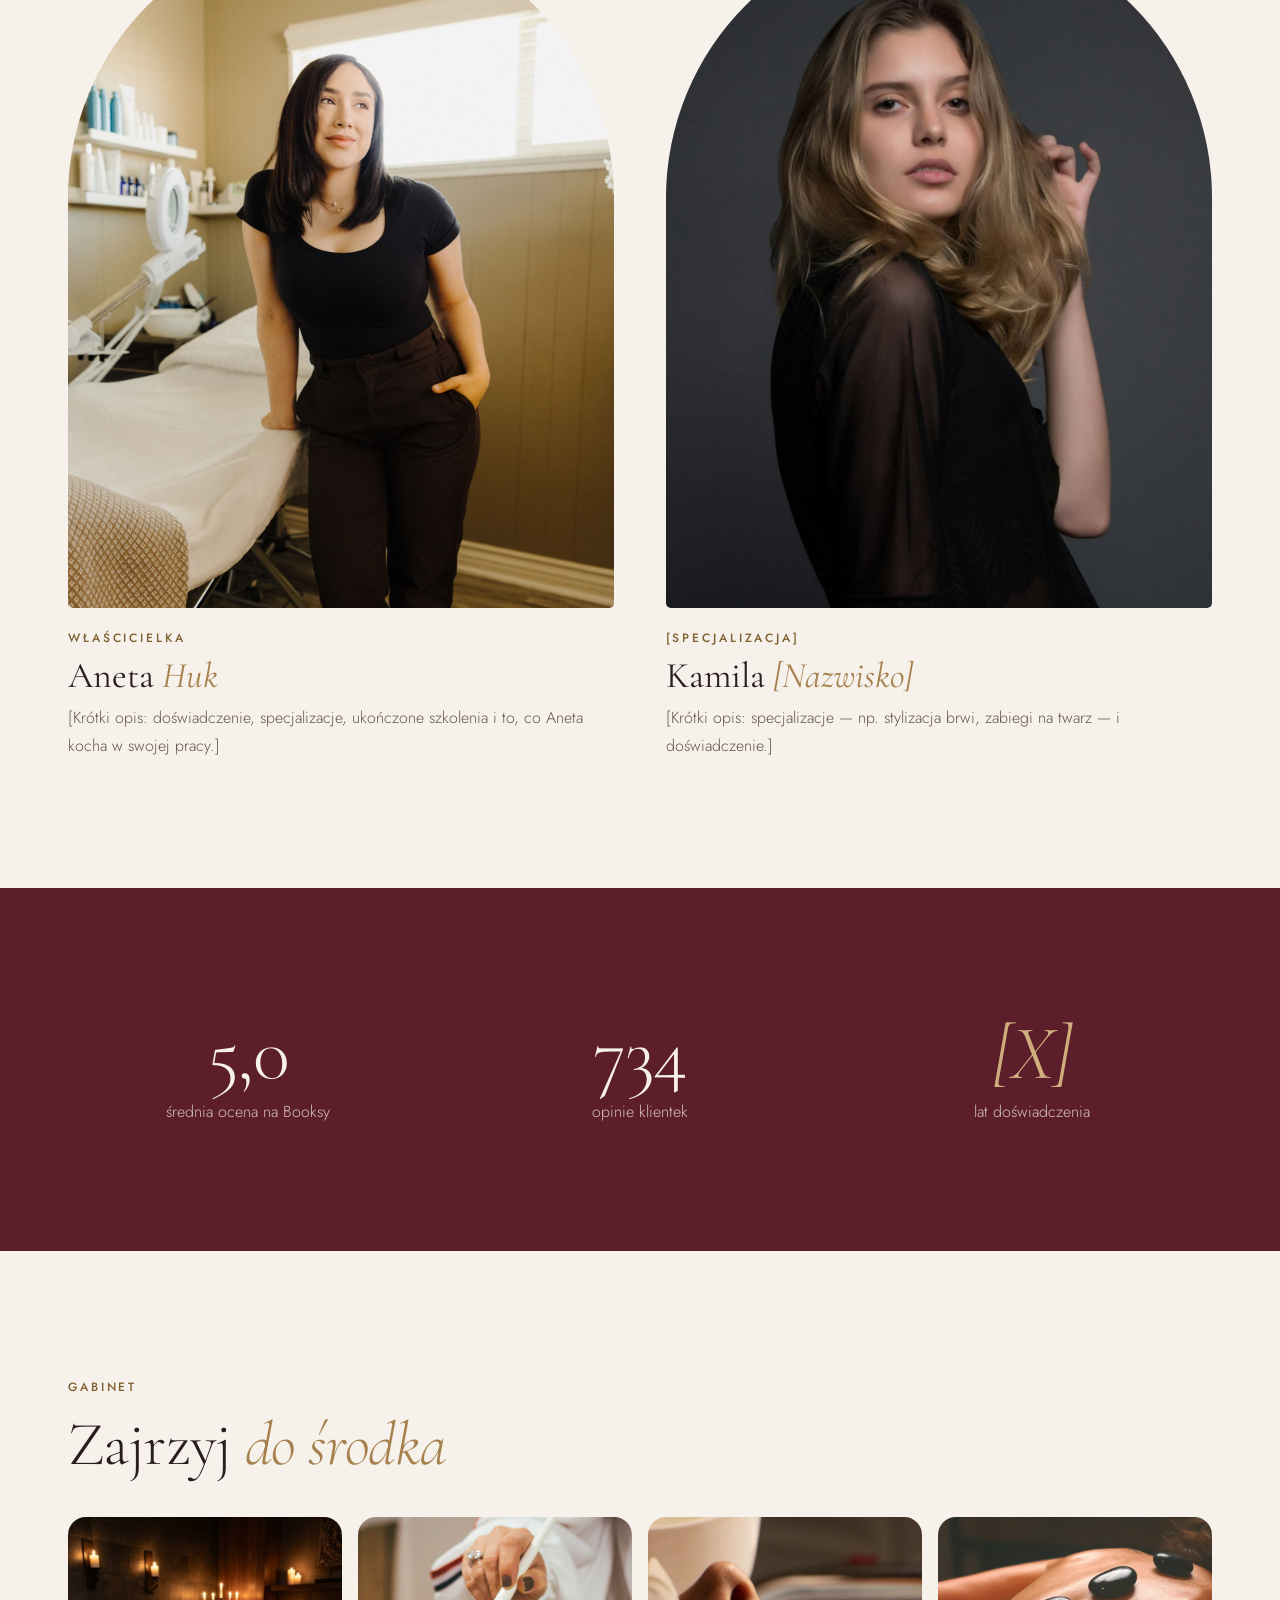
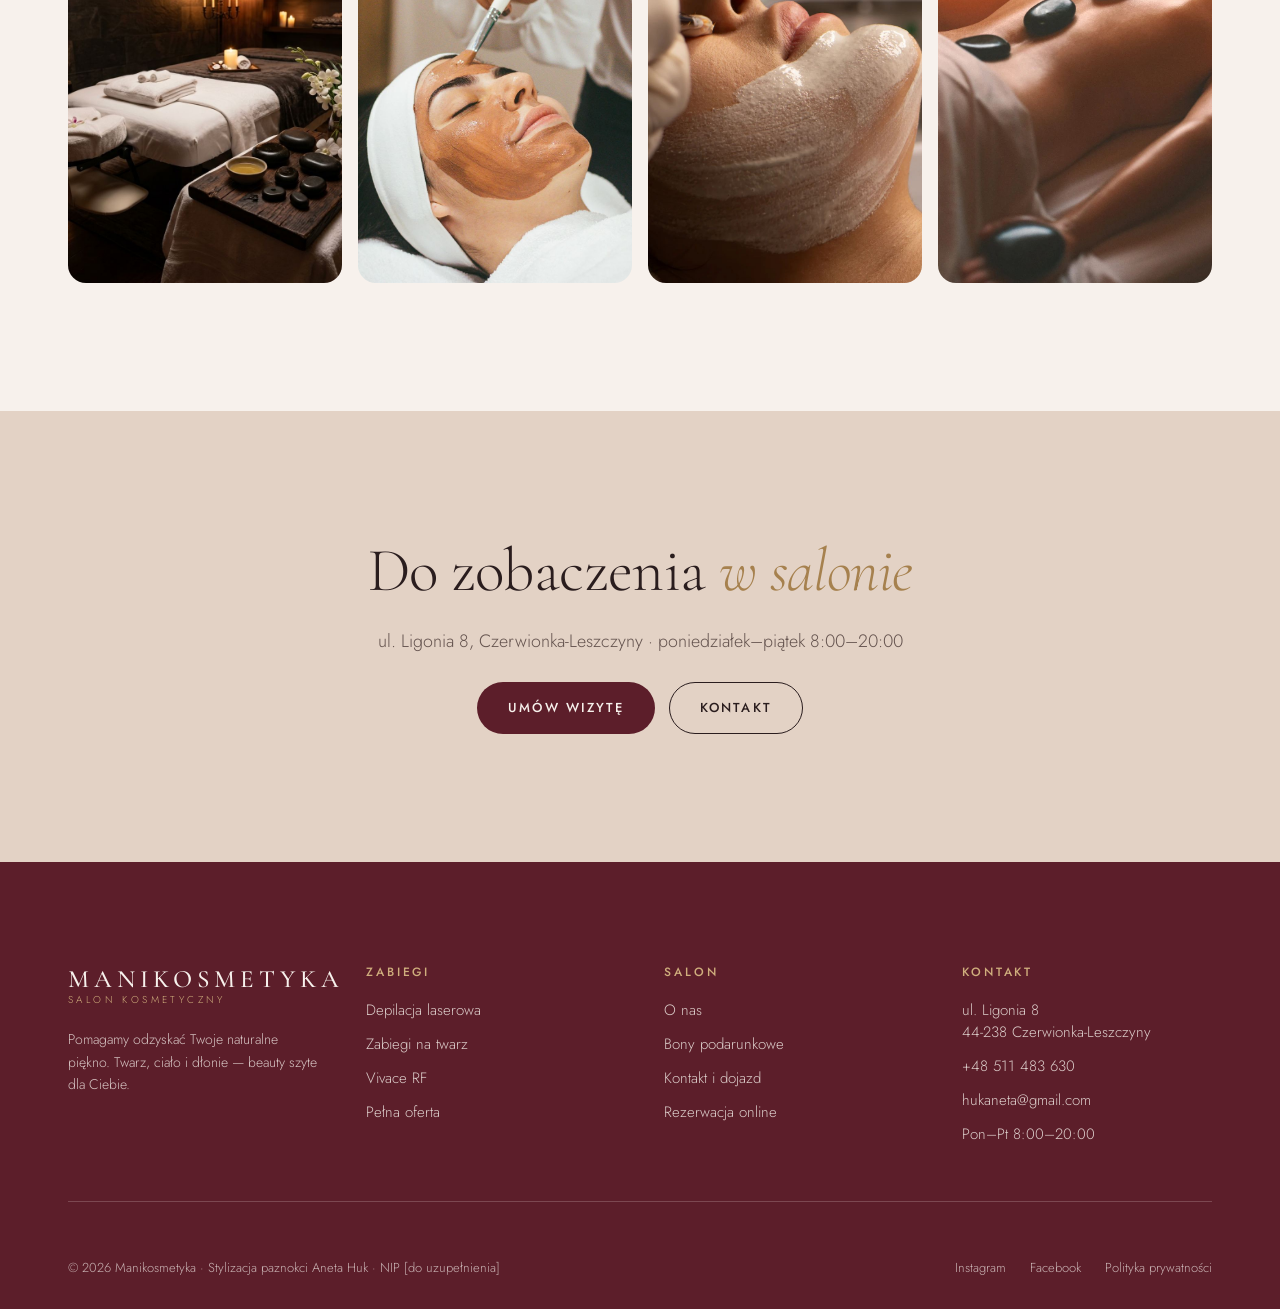
<file: v1/o-nas.html>
<!doctype html>
<html lang="pl">
<head>
<meta charset="utf-8">
<meta name="viewport" content="width=device-width, initial-scale=1, viewport-fit=cover">
<title>O nas — Manikosmetyka</title>
<meta name="description" content="Poznaj salon Manikosmetyka i nasz zespół. Czerwionka-Leszczyny, ul. Ligonia 8.">
<meta name="claude:viewport-fit-sides" content="cover">
<link rel="preconnect" href="https://fonts.googleapis.com">
<link rel="preconnect" href="https://fonts.gstatic.com" crossorigin>
<link href="https://fonts.googleapis.com/css2?family=Cormorant+Garamond:ital,wght@0,300;0,400;0,500;1,300;1,400;1,500&family=Jost:wght@300;400;500&display=swap" rel="stylesheet">
<link rel="stylesheet" href="site.css">
</head>
<body>
<div class="page">
  <header class="site-header">
  <div class="topbar">
    <div class="wrap row" style="justify-content: space-between; gap: 8px 24px; min-height: 40px; padding-top: 8px; padding-bottom: 8px;">
      <span>Pon–Pt 8:00–20:00</span>
      <span class="hide-sm">ul. Ligonia 8, Czerwionka-Leszczyny</span>
      <a href="tel:+48511483630">+48 511 483 630</a>
    </div>
  </div>
  <nav class="nav" aria-label="Menu główne">
    <div class="wrap row" style="justify-content: space-between; gap: 24px; min-height: 92px;">
      <a class="logo" href="index.html" aria-label="Manikosmetyka — strona główna"><b>MANIKOSMETYKA</b><i>salon kosmetyczny</i></a>
      <div class="nav-links">
          <a class="nav-link" href="depilacja-laserowa.html">Depilacja laserowa</a>
          <a class="nav-link" href="zabiegi-na-twarz.html">Zabiegi na twarz</a>
          <a class="nav-link" href="vivace-rf.html">Vivace RF</a>
          <a class="nav-link" href="oferta.html">Oferta</a>
          <a class="nav-link is-active" href="o-nas.html" aria-current="page">O nas</a>
          <a class="nav-link" href="bony-podarunkowe.html">Bony</a>
          <a class="nav-link" href="kontakt.html">Kontakt</a>
      </div>
      <a class="btn btn-wine nav-cta" href="https://booksy.com/pl-pl/106175_manikosmetyka_salon-kosmetyczny_12856_czerwionka-leszczyny" target="_blank" rel="noopener">Umów wizytę</a>
      <button class="burger" type="button" id="burger" aria-label="Otwórz menu" aria-expanded="false" aria-controls="mobile-menu">
        <svg class="ic-open" width="20" height="20" viewBox="0 0 24 24" fill="none" stroke="currentColor" stroke-width="1.5" aria-hidden="true"><path d="M4 8h16M4 16h16"></path></svg>
        <svg class="ic-close" hidden width="20" height="20" viewBox="0 0 24 24" fill="none" stroke="currentColor" stroke-width="1.5" aria-hidden="true"><path d="M6 6l12 12M18 6L6 18"></path></svg>
      </button>
    </div>
    <div class="wrap mobile-menu" id="mobile-menu" hidden>
        <a href="depilacja-laserowa.html">Depilacja laserowa</a>
        <a href="zabiegi-na-twarz.html">Zabiegi na twarz</a>
        <a href="vivace-rf.html">Vivace RF</a>
        <a href="oferta.html">Oferta</a>
        <a href="o-nas.html">O nas</a>
        <a href="bony-podarunkowe.html">Bony</a>
        <a href="kontakt.html">Kontakt</a>
      <a class="btn btn-wine" style="margin-top: 20px; font-family: var(--sans); font-size: 13px; border-bottom: 0;" href="https://booksy.com/pl-pl/106175_manikosmetyka_salon-kosmetyczny_12856_czerwionka-leszczyny" target="_blank" rel="noopener">Umów wizytę</a>
    </div>
  </nav>
</header>

  <!-- HERO -->
  <section style="padding: clamp(56px, 8vw, 112px) 0 clamp(64px, 8vw, 112px);">
    <div class="wrap split">
      <div class="stack" style="gap: 26px; flex: 1 1 520px;">
        <p class="eyebrow"><a href="index.html" style="text-decoration: none;">Strona główna</a> · O nas</p>
        <h1 class="display">Piękno z <em>profesjonalizmem</em></h1>
        <p class="lead" style="max-width: 560px;">Manikosmetyka to salon w Czerwionce-Leszczynach, w którym każda wizyta ma być chwilą tylko dla Ciebie. Nasz zespół z pasją dba o każdy detal — od konsultacji po efekt, który zostaje na długo.</p>
      </div>
      <img class="ph-img arch tone-deep" src="img/salon-wnetrze.jpg" alt="Wnętrze salonu" style="flex: 1 1 400px; aspect-ratio: 4 / 4.6; max-height: 600px;">
    </div>
  </section>

  <!-- WARTOŚCI -->
  <section class="section-sm bg-porcelain" style="border-top: 1px solid var(--line); border-bottom: 1px solid var(--line);">
    <div class="wrap grid-4">
      <div class="stack" style="gap: 10px;"><span class="diamond"></span><h3 class="h3" style="font-size: 25px;">Bezpłatne konsultacje</h3><p class="body small">Zanim cokolwiek zrobimy, rozmawiamy.</p></div>
      <div class="stack" style="gap: 10px;"><span class="diamond"></span><h3 class="h3" style="font-size: 25px;">Sterylność</h3><p class="body small">Sterylizowane narzędzia i jednorazowe akcesoria.</p></div>
      <div class="stack" style="gap: 10px;"><span class="diamond"></span><h3 class="h3" style="font-size: 25px;">Sprawdzone marki</h3><p class="body small">Profesjonalne kosmetyki i nowoczesny sprzęt.</p></div>
      <div class="stack" style="gap: 10px;"><span class="diamond"></span><h3 class="h3" style="font-size: 25px;">Komfort</h3><p class="body small">Parking przy salonie i płatność kartą.</p></div>
    </div>
  </section>

  <!-- ZESPÓŁ -->
  <section class="section">
    <div class="wrap stack" style="gap: clamp(40px, 5vw, 64px);">
      <div class="split" style="align-items: flex-end;">
        <div class="stack" style="gap: 18px;">
          <p class="eyebrow">Zespół</p>
          <h2 class="h2">Poznaj <em>nasze dziewczyny</em></h2>
        </div>
        <p class="lead">Każda z nas ma swoją specjalizację — dzięki temu trafiasz w ręce osoby, która zna się na Twoim zabiegu najlepiej.</p>
      </div>
      <div class="grid-2" style="gap: clamp(28px, 4vw, 56px);">
        <article class="stack" style="gap: 22px;">
          <img class="ph-img arch tone-blush" src="img/gabinet-kosmetolog.jpg" alt="Aneta Huk" loading="lazy" style="aspect-ratio: 4 / 5;">
          <div class="stack" style="gap: 8px;">
            <p class="eyebrow">Właścicielka</p>
            <h3 class="h3" style="font-size: 36px;">Aneta <em>Huk</em></h3>
            <p class="body">[Krótki opis: doświadczenie, specjalizacje, ukończone szkolenia i to, co Aneta kocha w swojej pracy.]</p>
          </div>
        </article>
        <article class="stack" style="gap: 22px;">
          <img class="ph-img arch tone-deep" src="img/portret-ciemny.jpg" alt="Kamila" loading="lazy" style="aspect-ratio: 4 / 5;">
          <div class="stack" style="gap: 8px;">
            <p class="eyebrow">[Specjalizacja]</p>
            <h3 class="h3" style="font-size: 36px;">Kamila <em>[Nazwisko]</em></h3>
            <p class="body">[Krótki opis: specjalizacje — np. stylizacja brwi, zabiegi na twarz — i doświadczenie.]</p>
          </div>
        </article>
      </div>
    </div>
  </section>

  <!-- LICZBY -->
  <section class="section bg-wine">
    <div class="wrap grid-3" style="text-align: center;">
      <div class="stack" style="gap: 8px; align-items: center;"><span class="display" style="font-size: clamp(56px, 6vw, 88px);">5,0</span><span class="muted">średnia ocena na Booksy</span></div>
      <div class="stack" style="gap: 8px; align-items: center;"><span class="display" style="font-size: clamp(56px, 6vw, 88px);">734</span><span class="muted">opinie klientek</span></div>
      <div class="stack" style="gap: 8px; align-items: center;"><span class="display" style="font-size: clamp(56px, 6vw, 88px);"><em>[X]</em></span><span class="muted">lat doświadczenia</span></div>
    </div>
  </section>

  <!-- GALERIA -->
  <section class="section">
    <div class="wrap stack" style="gap: 40px;">
      <div class="stack" style="gap: 18px;">
        <p class="eyebrow">Gabinet</p>
        <h2 class="h2">Zajrzyj <em>do środka</em></h2>
      </div>
      <div style="display: grid; grid-template-columns: repeat(auto-fit, minmax(240px, 1fr)); gap: 16px;">
        <img class="ph-img round tone-deep" src="img/gabinet-swiece.jpg" alt="Recepcja" loading="lazy" style="aspect-ratio: 3 / 4;">
        <img class="ph-img round" src="img/zabieg-twarz-pedzel.jpg" alt="Gabinet zabiegowy" loading="lazy" style="aspect-ratio: 3 / 4;">
        <img class="ph-img round tone-blush" src="img/maska-zabieg.jpg" alt="Detal gabinetu" loading="lazy" style="aspect-ratio: 3 / 4;">
        <img class="ph-img round tone-deep" src="img/cialo-zabieg.jpg" alt="Sprzęt zabiegowy" loading="lazy" style="aspect-ratio: 3 / 4;">
      </div>
    </div>
  </section>

  <!-- CTA -->
  <section class="section bg-sand">
    <div class="wrap stack" style="gap: 24px; align-items: center; text-align: center;">
      <h2 class="h2">Do zobaczenia <em>w salonie</em></h2>
      <p class="lead" style="max-width: 560px;">ul. Ligonia 8, Czerwionka-Leszczyny · poniedziałek–piątek 8:00–20:00</p>
      <div class="row" style="gap: 14px; justify-content: center;">
        <a class="btn btn-wine" href="https://booksy.com/pl-pl/106175_manikosmetyka_salon-kosmetyczny_12856_czerwionka-leszczyny" target="_blank" rel="noopener">Umów wizytę</a>
        <a class="btn btn-line" href="kontakt.html">Kontakt</a>
      </div>
    </div>
  </section>

  <footer class="footer bg-wine" style="font-family: var(--sans); width: 100%; padding: clamp(64px, 8vw, 104px) 0 32px;">
  <div class="wrap stack" style="gap: 56px;">
    <div style="display: grid; grid-template-columns: repeat(auto-fit, minmax(210px, 1fr)); gap: 40px 48px;">
      <div class="stack" style="gap: 20px;">
        <a class="logo" href="index.html" style="color: var(--ivory);"><b>MANIKOSMETYKA</b><i style="color: var(--gold-light);">salon kosmetyczny</i></a>
        <p class="muted small" style="margin: 0; max-width: 280px;">Pomagamy odzyskać Twoje naturalne piękno. Twarz, ciało i dłonie — beauty szyte dla Ciebie.</p>
      </div>
      <div>
        <h4>Zabiegi</h4>
        <ul>
          <li><a href="depilacja-laserowa.html">Depilacja laserowa</a></li>
          <li><a href="zabiegi-na-twarz.html">Zabiegi na twarz</a></li>
          <li><a href="vivace-rf.html">Vivace RF</a></li>
          <li><a href="oferta.html">Pełna oferta</a></li>
        </ul>
      </div>
      <div>
        <h4>Salon</h4>
        <ul>
          <li><a href="o-nas.html">O nas</a></li>
          <li><a href="bony-podarunkowe.html">Bony podarunkowe</a></li>
          <li><a href="kontakt.html">Kontakt i dojazd</a></li>
          <li><a href="https://booksy.com/pl-pl/106175_manikosmetyka_salon-kosmetyczny_12856_czerwionka-leszczyny" target="_blank" rel="noopener">Rezerwacja online</a></li>
        </ul>
      </div>
      <div>
        <h4>Kontakt</h4>
        <ul>
          <li>ul. Ligonia 8<br>44-238 Czerwionka-Leszczyny</li>
          <li><a href="tel:+48511483630">+48 511 483 630</a></li>
          <li><a href="mailto:hukaneta@gmail.com">hukaneta@gmail.com</a></li>
          <li>Pon–Pt 8:00–20:00</li>
        </ul>
      </div>
    </div>
    <hr class="rule">
    <div class="row" style="justify-content: space-between; gap: 16px 32px; font-size: 13px; color: rgba(247, 241, 236, .7);">
      <span>© 2026 Manikosmetyka · Stylizacja paznokci Aneta Huk · NIP [do uzupełnienia]</span>
      <div class="row" style="gap: 24px;">
        <a href="https://www.instagram.com/manikosmetyka/" target="_blank" rel="noopener">Instagram</a>
        <a href="https://www.facebook.com/ManiKosmetyka/" target="_blank" rel="noopener">Facebook</a>
        <a href="#">Polityka prywatności</a>
      </div>
    </div>
  </div>
</footer>
</div>
<script>
(function () {
  var b = document.getElementById('burger'), m = document.getElementById('mobile-menu');
  if (b && m) b.addEventListener('click', function () {
    var open = m.hidden;
    m.hidden = !open;
    b.setAttribute('aria-expanded', open ? 'true' : 'false');
    b.setAttribute('aria-label', open ? 'Zamknij menu' : 'Otwórz menu');
    b.querySelector('.ic-open').hidden = open;
    b.querySelector('.ic-close').hidden = !open;
  });
  var cfg = document.getElementById('bon-config');
  if (cfg) {
    var state = { type: 'amount', amount: '200 zł', treatment: 'Depilacja laserowa' };
    var label = document.getElementById('bon-label');
    var render = function () {
      cfg.querySelectorAll('button[data-group]').forEach(function (btn) {
        var on = state[btn.dataset.group] === btn.dataset.value;
        btn.className = 'btn ' + (on ? 'btn-wine' : 'btn-line');
        btn.setAttribute('aria-pressed', on ? 'true' : 'false');
      });
      document.getElementById('bon-amounts').hidden = state.type !== 'amount';
      document.getElementById('bon-treatments').hidden = state.type !== 'treatment';
      if (label) label.textContent = state.type === 'amount' ? state.amount : state.treatment;
    };
    cfg.addEventListener('click', function (e) {
      var btn = e.target.closest('button[data-group]');
      if (!btn) return;
      state[btn.dataset.group] = btn.dataset.value;
      render();
    });
    render();
  }
})();
</script>
</body>
</html>
</file>
<file: fonts.css>
/* hanken-grotesk-latin-ext-300-normal */
@font-face {
  font-family: 'Hanken Grotesk';
  font-style: normal;
  font-display: swap;
  font-weight: 300;
  src: url(fonts/hanken-grotesk-latin-ext-300-normal.woff2) format('woff2');
  unicode-range: U+0100-02BA,U+02BD-02C5,U+02C7-02CC,U+02CE-02D7,U+02DD-02FF,U+0304,U+0308,U+0329,U+1D00-1DBF,U+1E00-1E9F,U+1EF2-1EFF,U+2020,U+20A0-20AB,U+20AD-20C0,U+2113,U+2C60-2C7F,U+A720-A7FF;
}
/* hanken-grotesk-latin-300-normal */
@font-face {
  font-family: 'Hanken Grotesk';
  font-style: normal;
  font-display: swap;
  font-weight: 300;
  src: url(fonts/hanken-grotesk-latin-300-normal.woff2) format('woff2');
  unicode-range: U+0000-00FF,U+0131,U+0152-0153,U+02BB-02BC,U+02C6,U+02DA,U+02DC,U+0304,U+0308,U+0329,U+2000-206F,U+20AC,U+2122,U+2191,U+2193,U+2212,U+2215,U+FEFF,U+FFFD;
}
/* hanken-grotesk-latin-ext-400-normal */
@font-face {
  font-family: 'Hanken Grotesk';
  font-style: normal;
  font-display: swap;
  font-weight: 400;
  src: url(fonts/hanken-grotesk-latin-ext-400-normal.woff2) format('woff2');
  unicode-range: U+0100-02BA,U+02BD-02C5,U+02C7-02CC,U+02CE-02D7,U+02DD-02FF,U+0304,U+0308,U+0329,U+1D00-1DBF,U+1E00-1E9F,U+1EF2-1EFF,U+2020,U+20A0-20AB,U+20AD-20C0,U+2113,U+2C60-2C7F,U+A720-A7FF;
}
/* hanken-grotesk-latin-400-normal */
@font-face {
  font-family: 'Hanken Grotesk';
  font-style: normal;
  font-display: swap;
  font-weight: 400;
  src: url(fonts/hanken-grotesk-latin-400-normal.woff2) format('woff2');
  unicode-range: U+0000-00FF,U+0131,U+0152-0153,U+02BB-02BC,U+02C6,U+02DA,U+02DC,U+0304,U+0308,U+0329,U+2000-206F,U+20AC,U+2122,U+2191,U+2193,U+2212,U+2215,U+FEFF,U+FFFD;
}
/* hanken-grotesk-latin-ext-500-normal */
@font-face {
  font-family: 'Hanken Grotesk';
  font-style: normal;
  font-display: swap;
  font-weight: 500;
  src: url(fonts/hanken-grotesk-latin-ext-500-normal.woff2) format('woff2');
  unicode-range: U+0100-02BA,U+02BD-02C5,U+02C7-02CC,U+02CE-02D7,U+02DD-02FF,U+0304,U+0308,U+0329,U+1D00-1DBF,U+1E00-1E9F,U+1EF2-1EFF,U+2020,U+20A0-20AB,U+20AD-20C0,U+2113,U+2C60-2C7F,U+A720-A7FF;
}
/* hanken-grotesk-latin-500-normal */
@font-face {
  font-family: 'Hanken Grotesk';
  font-style: normal;
  font-display: swap;
  font-weight: 500;
  src: url(fonts/hanken-grotesk-latin-500-normal.woff2) format('woff2');
  unicode-range: U+0000-00FF,U+0131,U+0152-0153,U+02BB-02BC,U+02C6,U+02DA,U+02DC,U+0304,U+0308,U+0329,U+2000-206F,U+20AC,U+2122,U+2191,U+2193,U+2212,U+2215,U+FEFF,U+FFFD;
}
/* jost-latin-ext-300-normal */
@font-face {
  font-family: 'Jost';
  font-style: normal;
  font-display: swap;
  font-weight: 300;
  src: url(fonts/jost-latin-ext-300-normal.woff2) format('woff2');
  unicode-range: U+0100-02BA,U+02BD-02C5,U+02C7-02CC,U+02CE-02D7,U+02DD-02FF,U+0304,U+0308,U+0329,U+1D00-1DBF,U+1E00-1E9F,U+1EF2-1EFF,U+2020,U+20A0-20AB,U+20AD-20C0,U+2113,U+2C60-2C7F,U+A720-A7FF;
}
/* jost-latin-300-normal */
@font-face {
  font-family: 'Jost';
  font-style: normal;
  font-display: swap;
  font-weight: 300;
  src: url(fonts/jost-latin-300-normal.woff2) format('woff2');
  unicode-range: U+0000-00FF,U+0131,U+0152-0153,U+02BB-02BC,U+02C6,U+02DA,U+02DC,U+0304,U+0308,U+0329,U+2000-206F,U+20AC,U+2122,U+2191,U+2193,U+2212,U+2215,U+FEFF,U+FFFD;
}
/* jost-latin-ext-400-normal */
@font-face {
  font-family: 'Jost';
  font-style: normal;
  font-display: swap;
  font-weight: 400;
  src: url(fonts/jost-latin-ext-400-normal.woff2) format('woff2');
  unicode-range: U+0100-02BA,U+02BD-02C5,U+02C7-02CC,U+02CE-02D7,U+02DD-02FF,U+0304,U+0308,U+0329,U+1D00-1DBF,U+1E00-1E9F,U+1EF2-1EFF,U+2020,U+20A0-20AB,U+20AD-20C0,U+2113,U+2C60-2C7F,U+A720-A7FF;
}
/* jost-latin-400-normal */
@font-face {
  font-family: 'Jost';
  font-style: normal;
  font-display: swap;
  font-weight: 400;
  src: url(fonts/jost-latin-400-normal.woff2) format('woff2');
  unicode-range: U+0000-00FF,U+0131,U+0152-0153,U+02BB-02BC,U+02C6,U+02DA,U+02DC,U+0304,U+0308,U+0329,U+2000-206F,U+20AC,U+2122,U+2191,U+2193,U+2212,U+2215,U+FEFF,U+FFFD;
}
/* jost-latin-ext-500-normal */
@font-face {
  font-family: 'Jost';
  font-style: normal;
  font-display: swap;
  font-weight: 500;
  src: url(fonts/jost-latin-ext-500-normal.woff2) format('woff2');
  unicode-range: U+0100-02BA,U+02BD-02C5,U+02C7-02CC,U+02CE-02D7,U+02DD-02FF,U+0304,U+0308,U+0329,U+1D00-1DBF,U+1E00-1E9F,U+1EF2-1EFF,U+2020,U+20A0-20AB,U+20AD-20C0,U+2113,U+2C60-2C7F,U+A720-A7FF;
}
/* jost-latin-500-normal */
@font-face {
  font-family: 'Jost';
  font-style: normal;
  font-display: swap;
  font-weight: 500;
  src: url(fonts/jost-latin-500-normal.woff2) format('woff2');
  unicode-range: U+0000-00FF,U+0131,U+0152-0153,U+02BB-02BC,U+02C6,U+02DA,U+02DC,U+0304,U+0308,U+0329,U+2000-206F,U+20AC,U+2122,U+2191,U+2193,U+2212,U+2215,U+FEFF,U+FFFD;
}
/* newsreader-latin-ext-300-normal */
@font-face {
  font-family: 'Newsreader';
  font-style: normal;
  font-display: swap;
  font-weight: 300;
  src: url(fonts/newsreader-latin-ext-300-normal.woff2) format('woff2');
  unicode-range: U+0100-02BA,U+02BD-02C5,U+02C7-02CC,U+02CE-02D7,U+02DD-02FF,U+0304,U+0308,U+0329,U+1D00-1DBF,U+1E00-1E9F,U+1EF2-1EFF,U+2020,U+20A0-20AB,U+20AD-20C0,U+2113,U+2C60-2C7F,U+A720-A7FF;
}
/* newsreader-latin-300-normal */
@font-face {
  font-family: 'Newsreader';
  font-style: normal;
  font-display: swap;
  font-weight: 300;
  src: url(fonts/newsreader-latin-300-normal.woff2) format('woff2');
  unicode-range: U+0000-00FF,U+0131,U+0152-0153,U+02BB-02BC,U+02C6,U+02DA,U+02DC,U+0304,U+0308,U+0329,U+2000-206F,U+20AC,U+2122,U+2191,U+2193,U+2212,U+2215,U+FEFF,U+FFFD;
}
/* newsreader-latin-ext-400-normal */
@font-face {
  font-family: 'Newsreader';
  font-style: normal;
  font-display: swap;
  font-weight: 400;
  src: url(fonts/newsreader-latin-ext-400-normal.woff2) format('woff2');
  unicode-range: U+0100-02BA,U+02BD-02C5,U+02C7-02CC,U+02CE-02D7,U+02DD-02FF,U+0304,U+0308,U+0329,U+1D00-1DBF,U+1E00-1E9F,U+1EF2-1EFF,U+2020,U+20A0-20AB,U+20AD-20C0,U+2113,U+2C60-2C7F,U+A720-A7FF;
}
/* newsreader-latin-400-normal */
@font-face {
  font-family: 'Newsreader';
  font-style: normal;
  font-display: swap;
  font-weight: 400;
  src: url(fonts/newsreader-latin-400-normal.woff2) format('woff2');
  unicode-range: U+0000-00FF,U+0131,U+0152-0153,U+02BB-02BC,U+02C6,U+02DA,U+02DC,U+0304,U+0308,U+0329,U+2000-206F,U+20AC,U+2122,U+2191,U+2193,U+2212,U+2215,U+FEFF,U+FFFD;
}
</file>
<file: style.css>
/* Manikosmetyka — v2 (inspiracja: ROE, KW Beauty, Nirelle) */
:root {
  --cream: #F5F1EE;
  --paper: #FBF9F7;
  --stone: #ECE2DD;
  --taupe: #BBA79F;
  --taupe-ink: #7F6962;
  --espresso: #2E2826;
  --espresso-2: #3A3230;
  --mocha: #5A4540;
  --ink: #2A2422;
  --muted: #6F625E;
  --line: rgba(46, 41, 37, .16);
  --line-light: rgba(248, 244, 238, .22);
  --sans: "Hanken Grotesk", "Helvetica Neue", Arial, sans-serif;
  --label: "Jost", "Hanken Grotesk", sans-serif;
  --serif: "Newsreader", Georgia, serif;
  --ease: cubic-bezier(.23, 1, .32, 1);
  --pad: clamp(20px, 5vw, 72px);
  --header-h: 84px;
}

*, *::before, *::after { box-sizing: border-box; }
html { -webkit-text-size-adjust: 100%; scroll-behavior: smooth; }
@media (prefers-reduced-motion: reduce) { html { scroll-behavior: auto; } }
body {
  margin: 0;
  background: var(--cream);
  color: var(--ink);
  font-family: var(--sans);
  font-size: 16px;
  line-height: 1.6;
  -webkit-font-smoothing: antialiased;
  text-rendering: optimizeLegibility;
  overflow-x: hidden;
}
img { display: block; max-width: 100%; }
a { color: inherit; }
button { font: inherit; color: inherit; }
:focus-visible { outline: 2px solid var(--taupe-ink); outline-offset: 3px; }
.skip { position: absolute; left: -9999px; top: 0; z-index: 100; background: var(--espresso); color: var(--cream); padding: 12px 18px; }
.skip:focus { left: 12px; top: 12px; }

/* ---------- Layout ---------- */
.wrap { width: 100%; max-width: 1360px; margin: 0 auto; padding: 0 var(--pad); }
.wrap-narrow { max-width: 920px; }
.section { padding: clamp(80px, 11vw, 160px) 0; }
.section-sm { padding: clamp(56px, 7vw, 96px) 0; }
.bg-paper { background: var(--paper); }
.bg-stone { background: var(--stone); }
.bg-taupe { background: var(--taupe); }
.bg-dark { background: var(--espresso); color: var(--cream); }
.center { text-align: center; }
.split { display: grid; grid-template-columns: 1fr 1fr; gap: clamp(40px, 7vw, 120px); align-items: center; }
.split-wide { grid-template-columns: 5fr 6fr; }
.grid-3 { display: grid; grid-template-columns: repeat(3, 1fr); gap: clamp(20px, 2.4vw, 36px); }
.grid-2 { display: grid; grid-template-columns: repeat(2, 1fr); gap: clamp(20px, 2.4vw, 36px); }
.grid-4 { display: grid; grid-template-columns: repeat(4, 1fr); gap: clamp(24px, 3vw, 48px); }
.stack > * + * { margin-top: var(--gap, 24px); }

/* ---------- Typography ---------- */
.label {
  font-family: var(--label);
  font-size: 12px;
  font-weight: 400;
  letter-spacing: .26em;
  text-transform: uppercase;
  color: var(--taupe-ink);
  margin: 0;
}
.bg-dark .label, .on-photo .label, .band .label { color: rgba(248, 244, 238, .82); }
.display, .h1, .h2, .h3 { font-family: var(--sans); font-weight: 300; margin: 0; letter-spacing: -.02em; text-wrap: balance; }
.display { font-size: clamp(44px, 7vw, 104px); line-height: .98; letter-spacing: -.035em; }
.h1 { font-size: clamp(42px, 6vw, 88px); line-height: 1; letter-spacing: -.03em; }
.h2 { font-size: clamp(34px, 4.4vw, 64px); line-height: 1.04; letter-spacing: -.025em; }
.h3 { font-size: clamp(22px, 2vw, 28px); line-height: 1.2; letter-spacing: -.01em; font-weight: 400; }
.caps {
  font-family: var(--label);
  font-weight: 300;
  text-transform: uppercase;
  letter-spacing: .2em;
  line-height: 1.2;
  margin: 0;
}
.caps-lg { font-size: clamp(22px, 2.2vw, 30px); }
.caps-md { font-size: clamp(16px, 1.4vw, 19px); letter-spacing: .22em; }
.lead { font-family: var(--serif); font-weight: 300; font-size: clamp(20px, 1.8vw, 25px); line-height: 1.45; margin: 0; color: var(--ink); text-wrap: pretty; }
.bg-dark .lead, .on-photo .lead { color: var(--cream); }
.body { margin: 0; color: var(--muted); max-width: 62ch; text-wrap: pretty; }
.bg-dark .body { color: rgba(248, 244, 238, .74); }
.small { font-size: 14px; }
.note { font-size: 13px; color: var(--taupe-ink); margin: 0; }
.bg-dark .note { color: rgba(248, 244, 238, .6); }

/* ---------- Buttons ---------- */
.btns { display: flex; flex-wrap: wrap; gap: 12px; }
.center .btns { justify-content: center; }
.btn {
  display: inline-flex; align-items: center; justify-content: center; gap: 10px;
  min-height: 54px; padding: 0 32px;
  font-family: var(--label); font-size: 12px; font-weight: 500; letter-spacing: .24em; text-transform: uppercase;
  text-decoration: none; border: 1px solid transparent; border-radius: 0; cursor: pointer; white-space: nowrap;
  transition: background-color .25s var(--ease), color .25s var(--ease), border-color .25s var(--ease);
  -webkit-tap-highlight-color: transparent;
}
.btn-dark { background: var(--mocha); color: var(--cream); }
.btn-dark:hover { background: var(--espresso); }
.btn-line { border-color: var(--ink); color: var(--ink); background: transparent; }
.btn-line:hover { background: var(--ink); color: var(--cream); }
.btn-light { background: var(--cream); color: var(--ink); }
.btn-light:hover { background: #fff; }
.btn-ghost { border-color: rgba(248, 244, 238, .8); color: var(--cream); background: transparent; }
.btn-ghost:hover { background: var(--cream); color: var(--ink); }
.btn[aria-pressed="true"] { background: var(--mocha); color: var(--cream); border-color: var(--mocha); }
.btn[aria-disabled="true"] { opacity: .45; cursor: not-allowed; }
.link {
  display: inline-flex; align-items: center; gap: 12px;
  font-family: var(--label); font-size: 12px; font-weight: 500; letter-spacing: .24em; text-transform: uppercase;
  text-decoration: none; padding: 8px 0; border-bottom: 1px solid currentColor;
}
.link .arr { transition: transform .3s var(--ease); }
.link:hover .arr { transform: translateX(4px); }

/* ---------- Header ---------- */
.header {
  position: fixed; inset: 0 0 auto 0; z-index: 50;
  color: var(--cream);
  transition: background-color .35s var(--ease), color .35s var(--ease), box-shadow .35s var(--ease);
}
.header.is-solid, body.menu-open .header { background: var(--cream); color: var(--ink); box-shadow: 0 1px 0 var(--line); }
.header-in { height: var(--header-h); display: grid; grid-template-columns: 1fr auto 1fr; align-items: center; gap: clamp(14px, 1.6vw, 24px); }
.nav-l, .nav-r { display: flex; align-items: center; gap: clamp(16px, 1.4vw, 26px); }
.nav-r { justify-content: flex-end; }
.nav-l a, .nav-r a:not(.btn) {
  font-family: var(--label); font-size: 11px; letter-spacing: .14em; text-transform: uppercase; text-decoration: none;
  padding: 6px 0; border-bottom: 1px solid transparent; transition: border-color .25s var(--ease); white-space: nowrap;
}
.nav-l a:hover, .nav-r a:not(.btn):hover, .nav-l a[aria-current], .nav-r a[aria-current] { border-bottom-color: currentColor; }
.header .btn { min-height: 44px; padding: 0 22px; }
.header:not(.is-solid) .btn-dark { background: var(--cream); color: var(--ink); }
body.menu-open .header .btn-dark { background: var(--mocha); color: var(--cream); }
.logo { text-decoration: none; text-align: center; display: inline-flex; flex-direction: column; align-items: center; line-height: 1; }
.logo b { font-family: var(--label); font-weight: 300; font-size: clamp(17px, 1.6vw, 22px); letter-spacing: .34em; margin-right: -.34em; }
.logo i { font-style: normal; font-family: var(--label); font-size: 9px; letter-spacing: .42em; margin-right: -.42em; text-transform: uppercase; margin-top: 8px; opacity: .8; }
.burger { display: none; width: 48px; height: 48px; margin-right: -12px; background: none; border: 0; cursor: pointer; justify-self: end; position: relative; }
.burger span { position: absolute; left: 13px; right: 13px; height: 1px; background: currentColor; transition: transform .3s var(--ease), top .3s var(--ease); }
.burger span:nth-child(1) { top: 20px; }
.burger span:nth-child(2) { top: 28px; }
body.menu-open .burger span:nth-child(1) { top: 24px; transform: rotate(45deg); }
body.menu-open .burger span:nth-child(2) { top: 24px; transform: rotate(-45deg); }
.call { display: none; }

.menu {
  position: fixed; inset: var(--header-h) 0 0 0; z-index: 49; background: var(--cream); color: var(--ink);
  padding: 24px var(--pad) 40px; overflow-y: auto; display: flex; flex-direction: column;
  opacity: 0; visibility: hidden; transform: translateY(-8px);
  transition: opacity .3s var(--ease), transform .3s var(--ease), visibility 0s linear .3s;
}
body.menu-open .menu { opacity: 1; visibility: visible; transform: none; transition: opacity .3s var(--ease), transform .3s var(--ease); }
.menu nav a {
  display: flex; justify-content: space-between; align-items: center; padding: 18px 0; border-bottom: 1px solid var(--line);
  font-family: var(--label); font-weight: 300; font-size: 19px; letter-spacing: .2em; text-transform: uppercase; text-decoration: none;
}
.menu nav a::after { content: "→"; font-family: var(--sans); letter-spacing: 0; opacity: .5; }
.menu-foot { margin-top: auto; padding-top: 32px; display: grid; gap: 14px; }
.menu-foot .btn { width: 100%; }
.menu-foot p { margin: 0; color: var(--muted); font-size: 14px; text-align: center; }
body.menu-open { overflow: hidden; }

/* ---------- Hero ---------- */
.hero { position: relative; min-height: 100vh; min-height: 100svh; display: flex; align-items: flex-end; color: var(--cream); overflow: hidden; background: var(--taupe); }
.hero-bg { position: absolute; inset: 0; width: 100%; height: 100%; object-fit: cover; object-position: var(--pos, 50% 40%); }
.hero::after { content: ""; position: absolute; inset: 0; background: linear-gradient(180deg, rgba(30, 24, 20, .5) 0%, rgba(30, 24, 20, 0) 26%), linear-gradient(90deg, rgba(36, 29, 25, .55) 0%, rgba(36, 29, 25, .18) 45%, rgba(36, 29, 25, 0) 70%), linear-gradient(0deg, rgba(36, 29, 25, .45) 0%, rgba(36, 29, 25, 0) 40%); }
.hero-in { position: relative; z-index: 1; padding-top: calc(var(--header-h) + 40px); padding-bottom: clamp(48px, 8vw, 112px); }
.hero-in > * { max-width: 760px; }
.hero .display { margin-top: 24px; }
.hero .lead { margin-top: 28px; max-width: 520px; color: var(--cream); }
.hero .btns { margin-top: 40px; }
.hero-meta { display: flex; gap: 28px; flex-wrap: wrap; margin-top: 48px; font-family: var(--label); font-size: 12px; letter-spacing: .2em; text-transform: uppercase; color: rgba(248, 244, 238, .85); }
/* Dot separators live in the gap left of each item; the one starting a row is clipped, so wrapping never leaves a stray dot */
.hero-meta { column-gap: 28px; row-gap: 12px; overflow: hidden; }
.hero-meta span { position: relative; white-space: nowrap; }
.hero-meta span::before { content: ""; position: absolute; left: -16px; top: 50%; width: 4px; height: 4px; margin-top: -2px; border-radius: 50%; background: currentColor; opacity: .6; }

.hero-home { background: #C8CBCE; color: var(--ink); align-items: center; }
.hero-home::after { display: none; }
.hero-home .hero-bg { top: var(--header-h); height: calc(100% - var(--header-h)); object-position: 100% 0; }
.hero-home .display { font-size: clamp(44px, 6.2vw, 92px); }
.hero-home .label { color: var(--taupe-ink); }
.hero-home .lead { color: var(--ink); max-width: 480px; }
.hero-home .hero-in > * { max-width: 620px; }
.hero-home .hero-meta { color: var(--mocha); }
.hero-home .btn-line { border-color: var(--ink); }
body.light-top .header:not(.is-solid) { color: var(--ink); }
body.light-top .header:not(.is-solid) .btn-dark { background: var(--mocha); color: var(--cream); }
.page-hero { min-height: 78vh; min-height: 78svh; }
.crumbs { font-family: var(--label); font-size: 11px; letter-spacing: .24em; text-transform: uppercase; color: rgba(248, 244, 238, .8); margin: 0; }
.crumbs a { text-decoration: none; }
.crumbs a:hover { text-decoration: underline; }

/* ---------- Marquee ---------- */
.marquee { overflow: hidden; padding: clamp(28px, 4vw, 48px) 0; border-bottom: 1px solid var(--line); background: var(--paper); }
.marquee-track { display: flex; width: max-content; animation: marquee 48s linear infinite; }
.marquee-track span { font-family: var(--label); font-weight: 300; font-size: clamp(30px, 5vw, 68px); letter-spacing: .2em; text-transform: uppercase; color: var(--taupe); white-space: nowrap; padding-right: .6em; }
@keyframes marquee { to { transform: translateX(-50%); } }
@media (prefers-reduced-motion: reduce) { .marquee-track { animation: none; } }

/* ---------- Collage (ROE) ---------- */
.collage { position: relative; padding: 0 0 clamp(72px, 8vw, 120px); overflow: hidden; }
.collage-stage { position: relative; padding: clamp(150px, 16vw, 240px) 0; }
.collage-text { position: relative; z-index: 2; max-width: 760px; margin: 0 auto; text-align: center; }
.collage-text .h2 { margin-top: 22px; }
.collage-text .lead { margin: 28px auto 0; max-width: 600px; }
.collage-text .btns { justify-content: center; margin-top: 40px; }
.collage-img { position: absolute; z-index: 1; object-fit: cover; opacity: .9; }
.collage-img.c1 { width: clamp(180px, 19vw, 300px); aspect-ratio: 3 / 4; left: 3%; top: 9%; }
.collage-img.c2 { width: clamp(150px, 15vw, 240px); aspect-ratio: 4 / 5; right: 5%; top: 5%; }
.collage-img.c3 { width: clamp(170px, 17vw, 270px); aspect-ratio: 4 / 3; right: 9%; bottom: 7%; }
.collage-img.c4 { width: clamp(130px, 12vw, 190px); aspect-ratio: 1; left: 12%; bottom: 6%; }
.collage .bg-dark-text { color: var(--cream); }
.steps { border-top: 1px solid var(--line-light); position: relative; z-index: 2; }
.steps .grid-4 { padding-top: 36px; text-align: left; }
.step h3 { font-family: var(--label); font-weight: 400; font-size: 13px; letter-spacing: .24em; text-transform: uppercase; margin: 0 0 12px; }
.step p { margin: 0; color: rgba(248, 244, 238, .7); font-size: 15px; }
.bg-paper .step p, .bg-stone .step p, .section:not(.bg-dark) .step p { color: var(--muted); }
.bg-dark .step p { color: rgba(248, 244, 238, .7); }

/* ---------- Service cards (Nirelle) ---------- */
.head-row { display: flex; justify-content: space-between; align-items: flex-end; gap: 32px; flex-wrap: wrap; margin-bottom: clamp(40px, 5vw, 72px); }
.head-row .h2 { margin-top: 18px; }
.card { text-decoration: none; display: flex; flex-direction: column; text-align: center; }
.card-media { overflow: hidden; background: var(--stone); }
.card-media img { width: 100%; aspect-ratio: 4 / 5; object-fit: cover; transition: transform .9s var(--ease); }
.card:hover .card-media img { transform: scale(1.035); }
.card .caps { margin-top: 30px; margin-bottom: 26px; font-size: clamp(18px, 1.55vw, 23px); }
.card p { margin: 14px auto 0; color: var(--muted); max-width: 34ch; font-size: 15px; }
.card .btn { margin: auto auto 0; margin-top: auto; min-height: 46px; padding: 0 26px; }

/* ---------- Accordion list (ROE) ---------- */
.acc-grid { display: grid; grid-template-columns: 5fr 7fr; gap: clamp(40px, 7vw, 120px); align-items: start; }
.acc-faq { grid-template-columns: 4fr 7fr; }
.acc-media { position: sticky; top: calc(var(--header-h) + 32px); }
.acc-media img { width: 100%; aspect-ratio: 4 / 5; object-fit: cover; transition: opacity .4s var(--ease); }
.acc-media img.is-fading { opacity: .15; }
.acc { border-top: 1px solid var(--line); }
.acc details { border-bottom: 1px solid var(--line); }
.acc summary {
  list-style: none; cursor: pointer; display: flex; align-items: center; justify-content: space-between; gap: 20px;
  padding: clamp(22px, 2.4vw, 30px) 0;
  font-family: var(--label); font-weight: 300; font-size: clamp(17px, 1.7vw, 23px); letter-spacing: .18em; text-transform: uppercase;
  -webkit-tap-highlight-color: transparent;
}
.acc summary::-webkit-details-marker { display: none; }
.acc summary small { display: block; font-family: var(--sans); font-size: 13px; letter-spacing: 0; text-transform: none; color: var(--taupe-ink); margin-top: 6px; }
.ico { flex: 0 0 auto; width: 40px; height: 40px; border: 1px solid currentColor; border-radius: 50%; position: relative; transition: transform .35s var(--ease), background-color .25s var(--ease); }
.ico::before, .ico::after { content: ""; position: absolute; left: 50%; top: 50%; width: 12px; height: 1px; background: currentColor; transform: translate(-50%, -50%); }
.ico::after { transform: translate(-50%, -50%) rotate(90deg); transition: transform .35s var(--ease); }
details[open]:not(.is-closing) > summary .ico::after { transform: translate(-50%, -50%) rotate(0deg); }
.acc .ico { transition: transform .5s var(--ease), background-color .25s var(--ease); }
details[open]:not(.is-closing) > summary .ico { transform: rotate(180deg); }
.acc summary:hover .ico { background: rgba(46, 41, 37, .06); }
.acc-body { padding: 0 0 32px; max-width: 620px; }
.acc-body p { margin: 0; color: var(--muted); }
.acc-body ul { margin: 18px 0 0; padding: 0; list-style: none; columns: 2; column-gap: 32px; }
.acc-body li { padding: 6px 0; break-inside: avoid; font-size: 15px; }
.acc-body li::before { content: ""; display: inline-block; width: 14px; height: 1px; background: var(--taupe-ink); margin-right: 12px; vertical-align: middle; }
.acc-body .link { margin-top: 22px; }
.bg-dark .acc, .bg-dark .acc details { border-color: var(--line-light); }

/* ---------- Feature (person) ---------- */
.portrait { width: 100%; aspect-ratio: 4 / 5; object-fit: cover; }
.stats { display: grid; grid-template-columns: repeat(3, 1fr); gap: 20px; border-top: 1px solid var(--line); padding-top: 28px; }
.stat b { display: block; font-weight: 300; font-size: clamp(36px, 3.6vw, 52px); line-height: 1; letter-spacing: -.03em; }
.stat span { display: block; margin-top: 10px; font-family: var(--label); font-size: 11px; letter-spacing: .2em; text-transform: uppercase; color: var(--taupe-ink); }
.bg-dark .stats { border-color: var(--line-light); }
.bg-dark .stat span { color: rgba(248, 244, 238, .65); }

/* ---------- Photo band (client notes) ---------- */
.band { position: relative; color: var(--cream); overflow: hidden; }
.band > img { position: absolute; inset: 0; width: 100%; height: 100%; object-fit: cover; }
.band::before { content: ""; position: absolute; inset: 0; background: rgba(34, 28, 24, .58); z-index: 1; }
.band .wrap { position: relative; z-index: 2; }
.notes { display: grid; grid-template-columns: 1fr 1fr; gap: clamp(40px, 7vw, 120px); align-items: center; }
.notes-title { font-weight: 300; font-size: clamp(64px, 10vw, 150px); line-height: .88; letter-spacing: -.045em; margin: 18px 0 0; }
.quotes { display: grid; gap: 40px; }
.quote { margin: 0; }
.quote .stars { letter-spacing: .3em; font-size: 14px; }
.quote blockquote { margin: 14px 0 0; font-family: var(--serif); font-weight: 300; font-size: clamp(22px, 2vw, 28px); line-height: 1.35; }
.quote figcaption { margin-top: 14px; font-family: var(--label); font-size: 11px; letter-spacing: .22em; text-transform: uppercase; opacity: .75; }

/* ---------- Instagram ---------- */
.ig { display: grid; grid-template-columns: repeat(6, 1fr); gap: 6px; }
.ig a { display: block; overflow: hidden; position: relative; }
.ig img { width: 100%; aspect-ratio: 1; object-fit: cover; transition: transform .9s var(--ease), opacity .3s; }
.ig a:hover img { transform: scale(1.05); opacity: .85; }

/* ---------- Info rows ---------- */
.info { border-top: 1px solid var(--line); }
.info-row { display: grid; grid-template-columns: 180px 1fr; gap: 24px; padding: 22px 0; border-bottom: 1px solid var(--line); }
.info-row .label { padding-top: 4px; }
.info-row p, .info-row a { margin: 0; font-size: 18px; text-decoration: none; }
.info-row a:hover { text-decoration: underline; }
.hours { display: grid; grid-template-columns: 1fr auto; gap: 6px 24px; font-size: 17px; }
.bg-dark .info, .bg-dark .info-row { border-color: var(--line-light); }

/* ---------- Media ---------- */
.media { width: 100%; object-fit: cover; }
.r-45 { aspect-ratio: 4 / 5; }
.r-34 { aspect-ratio: 3 / 4; }
.r-43 { aspect-ratio: 4 / 3; }
.r-54 { aspect-ratio: 5 / 4; }
.r-11 { aspect-ratio: 1; }
.r-wide { aspect-ratio: 16 / 9; }
figure.ph { margin: 0; }
figure.ph figcaption { margin-top: 12px; font-family: var(--label); font-size: 11px; letter-spacing: .22em; text-transform: uppercase; color: var(--taupe-ink); }
.pair { display: grid; grid-template-columns: 1fr 1fr; gap: 16px; }
.pair img:nth-child(2) { margin-top: 18%; }

/* ---------- Lists, chips, tiles ---------- */
.tags { display: flex; flex-wrap: wrap; gap: 10px; margin: 0; padding: 0; list-style: none; }
.tags li { border: 1px solid var(--line); padding: 10px 18px; font-family: var(--label); font-size: 12px; letter-spacing: .18em; text-transform: uppercase; }
.bg-dark .tags li { border-color: var(--line-light); }
.lines { list-style: none; margin: 0; padding: 0; border-top: 1px solid var(--line); }
.lines li { display: flex; justify-content: space-between; align-items: baseline; gap: 20px; padding: 16px 0; border-bottom: 1px solid var(--line); }
.lines li small { color: var(--taupe-ink); font-size: 13px; text-align: right; }
.lines a { font-family: var(--label); font-size: 11px; letter-spacing: .2em; text-transform: uppercase; }
.feat { padding-top: 26px; border-top: 1px solid var(--line); }
.feat h3 { margin: 0 0 12px; }
.feat p { margin: 0; color: var(--muted); font-size: 15px; }
.bg-dark .feat { border-color: var(--line-light); }
.bg-dark .feat p { color: rgba(248, 244, 238, .7); }
.box { border: 1px solid var(--line); padding: clamp(28px, 3vw, 44px); display: flex; flex-direction: column; gap: 14px; }
.box.is-dark { background: var(--espresso); color: var(--cream); border-color: var(--espresso); }
.box.is-dark p { color: rgba(248, 244, 238, .74); }
.box p { margin: 0; color: var(--muted); }
.box .tag { align-self: flex-start; font-family: var(--label); font-size: 10px; letter-spacing: .22em; text-transform: uppercase; border: 1px solid currentColor; padding: 6px 10px; }

/* Category nav (oferta) */
.cat-nav { position: sticky; top: var(--header-h); z-index: 20; background: var(--cream); border-bottom: 1px solid var(--line); }
.cat-nav .wrap { display: flex; gap: 28px; overflow-x: auto; scrollbar-width: none; -webkit-overflow-scrolling: touch; }
.cat-nav .wrap::-webkit-scrollbar { display: none; }
.cat-nav a { flex: 0 0 auto; padding: 18px 0; font-family: var(--label); font-size: 12px; letter-spacing: .2em; text-transform: uppercase; text-decoration: none; color: var(--muted); border-bottom: 1px solid transparent; }
.cat-nav a:hover { color: var(--ink); border-bottom-color: var(--ink); }
.cat { display: grid; grid-template-columns: 4fr 7fr; gap: clamp(32px, 6vw, 96px); padding: clamp(48px, 6vw, 80px) 0; border-bottom: 1px solid var(--line); scroll-margin-top: calc(var(--header-h) + 60px); }
.cat .h2 { font-size: clamp(30px, 3.4vw, 48px); }
.cat .body { margin-top: 16px; }
.cat .link { margin-top: 22px; }

/* Voucher */
.voucher {
  aspect-ratio: 1.6; width: 100%; max-width: 520px; background: var(--espresso); color: var(--cream);
  padding: clamp(24px, 3vw, 40px); display: flex; flex-direction: column; justify-content: space-between; position: relative; overflow: hidden;
}
.voucher::after { content: ""; position: absolute; width: 70%; aspect-ratio: 1; border: 1px solid var(--line-light); border-radius: 50%; right: -22%; top: -30%; }
.voucher .logo { align-items: flex-start; text-align: left; }
.voucher-val { font-weight: 300; font-size: clamp(32px, 4vw, 52px); line-height: 1; letter-spacing: -.02em; }
.cfg { display: grid; gap: 32px; }
.cfg .btns .btn { min-height: 48px; padding: 0 22px; }

/* ---------- CTA band ---------- */
.cta .h2 { max-width: 14ch; margin: 18px auto 0; }
.cta .lead { max-width: 560px; margin: 24px auto 0; }
.cta .btns { margin-top: 40px; }

/* ---------- Footer ---------- */
.footer { background: var(--espresso); color: var(--cream); padding: clamp(72px, 9vw, 120px) 0 40px; }
.footer-top { display: grid; grid-template-columns: 1.4fr 1fr 1fr 1.2fr; gap: 40px; }
.footer .logo { align-items: flex-start; text-align: left; }
.footer p { color: rgba(248, 244, 238, .66); margin: 22px 0 0; max-width: 34ch; font-size: 15px; }
.footer h4 { margin: 0 0 18px; font-family: var(--label); font-weight: 400; font-size: 11px; letter-spacing: .24em; text-transform: uppercase; color: rgba(248, 244, 238, .55); }
.footer ul { list-style: none; margin: 0; padding: 0; display: grid; gap: 10px; font-size: 15px; color: rgba(248, 244, 238, .88); }
.footer a { text-decoration: none; color: rgba(248, 244, 238, .88); }
.footer a:hover { color: #fff; text-decoration: underline; }
.footer-big { container-type: inline-size; margin-top: clamp(64px, 8vw, 110px); font-family: var(--label); font-weight: 300; font-size: clamp(30px, 7.8vw, 120px); letter-spacing: .14em; line-height: 1.1; white-space: nowrap; color: rgba(248, 244, 238, .1); text-align: center; overflow: hidden; }
.footer-big span { display: inline-block; margin-right: -.14em; }
@supports (font-size: 1cqi) { .footer-big span { font-size: 10.4cqi; } }
.footer-bottom { margin-top: 32px; padding-top: 24px; border-top: 1px solid var(--line-light); display: flex; justify-content: space-between; gap: 20px; flex-wrap: wrap; font-size: 13px; color: rgba(248, 244, 238, .55); }
.footer-bottom div { display: flex; gap: 22px; }

/* ---------- Mobile booking bar ---------- */
.bookbar { display: none; }

/* ---------- Reveal ---------- */
.js .rv { opacity: 0; transform: translateY(18px); transition: opacity .9s var(--ease), transform .9s var(--ease); }
.js .rv.in { opacity: 1; transform: none; }
@media (prefers-reduced-motion: reduce) { .js .rv { opacity: 1; transform: none; transition: none; } }

/* Home hero stacked on tablets, phones and portrait windows */
@media (max-width: 900px), (max-aspect-ratio: 1/1) {
  .hero-home { display: block; min-height: 0; background: #E3E4E6; }
  .hero-home picture { display: block; position: relative; padding-top: var(--header-h); }
  .hero-home .hero-bg { position: relative; inset: auto; top: 0; width: 100%; height: auto; aspect-ratio: 1000 / 1156; max-height: 88svh; object-fit: cover; object-position: 50% 0; -webkit-mask-image: linear-gradient(180deg, #000 90%, transparent 100%); mask-image: linear-gradient(180deg, #000 90%, transparent 100%); }
  .hero-home .hero-in { padding-top: 28px; margin-top: 0; padding-bottom: 64px; }
  .hero-home .display { margin-top: 14px; }
}

@media (min-width: 901px) and (max-width: 1180px) and (min-aspect-ratio: 1/1) {
  .hero-home .hero-in > * { max-width: 44vw; }
  .hero-home .display { font-size: 5.4vw; }
}
/* ---------- Before / after slider ---------- */
.ba { position: relative; margin: 0 auto; width: min(100%, 640px, calc(78svh * .75)); aspect-ratio: 3 / 4; cursor: ew-resize; overflow: hidden; background: var(--stone); touch-action: pan-y; user-select: none; -webkit-user-select: none; }
.ba-img { position: absolute; inset: 0; width: 100%; height: 100%; object-fit: cover; pointer-events: none; }
.ba-before { position: absolute; inset: 0; clip-path: inset(0 calc(100% - var(--ba)) 0 0); }
.ba-handle { position: absolute; top: 0; bottom: 0; left: var(--ba); width: 2px; margin-left: -1px; background: var(--cream); box-shadow: 0 0 0 1px rgba(46, 40, 38, .08); pointer-events: none; }
.ba-knob { position: absolute; top: 50%; left: 50%; width: 56px; height: 56px; transform: translate(-50%, -50%); border-radius: 50%; background: var(--cream); box-shadow: 0 6px 24px rgba(46, 40, 38, .22); transition: transform .35s var(--ease); }
.ba-knob::before, .ba-knob::after { content: ""; position: absolute; top: 50%; width: 8px; height: 8px; border: solid var(--ink); border-width: 0 0 1px 1px; }
.ba-knob::before { left: 15px; transform: translateY(-50%) rotate(45deg); }
.ba-knob::after { right: 15px; transform: translateY(-50%) rotate(-135deg); }
.ba:hover .ba-knob, .ba.is-drag .ba-knob { transform: translate(-50%, -50%) scale(1.08); }
.ba-range { position: absolute; left: 0; bottom: 0; width: 100%; height: 1px; margin: 0; opacity: 0; pointer-events: none; }
.ba-range:focus { outline: none; }
.ba.is-kbd .ba-knob { outline: 2px solid var(--taupe-ink); outline-offset: 4px; }
.ba-tag { position: absolute; top: 20px; padding: 8px 14px; font-family: var(--label); font-size: 11px; letter-spacing: .24em; text-transform: uppercase; color: var(--ink); background: rgba(245, 241, 238, .86); pointer-events: none; transition: opacity .3s var(--ease); }
.ba-tag-l { left: 20px; }
.ba-tag-r { right: 20px; }
.ba-wrap { margin: 0; }
.ba-wrap figcaption { margin-top: 18px; text-align: center; font-family: var(--label); font-size: 11px; letter-spacing: .2em; text-transform: uppercase; color: var(--taupe-ink); }
.ba.is-hint .ba-before, .ba.is-hint .ba-handle { transition: clip-path 1.1s var(--ease), left 1.1s var(--ease); }
@media (max-width: 640px) {
  .ba { aspect-ratio: 4 / 5; width: auto; margin: 0 calc(var(--pad) * -1); }
  .ba-knob { width: 48px; height: 48px; }
  .ba-tag { top: 14px; font-size: 10px; padding: 7px 11px; }
  .ba-tag-l { left: 14px; } .ba-tag-r { right: 14px; }
  .ba-wrap figcaption { font-size: 10px; letter-spacing: .14em; line-height: 1.7; }
}

/* ======================= Responsive ======================= */
@media (max-width: 1439px) {
  .nav-l, .nav-r a:not(.btn) { display: none; }
  .header-in { grid-template-columns: 48px 1fr 48px; }
  .logo { grid-column: 2; }
  .nav-r { display: none; }
  .burger { display: block; grid-column: 3; }
  .call { display: inline-flex; grid-column: 1; grid-row: 1; width: 48px; height: 48px; margin-left: -12px; align-items: center; justify-content: center; }
  .call svg { width: 19px; height: 19px; }
  .footer-top { grid-template-columns: 1fr 1fr; }
}
@media (max-width: 900px) {
  :root { --header-h: 72px; }
  .split, .split-wide, .acc-grid, .notes, .cat { grid-template-columns: 1fr; }
  .grid-3 { grid-template-columns: 1fr; gap: 64px; }
  .grid-4 { grid-template-columns: 1fr 1fr; gap: 36px 24px; }
  .acc-media { display: none; }
  .ig { grid-template-columns: repeat(3, 1fr); }
  .collage { padding: 0 0 72px; }
  .collage-stage { padding: 0 0 64px; }
  .collage-imgs { display: grid; grid-template-columns: 1fr 1fr; gap: 12px; padding: 0 var(--pad); margin-bottom: 64px; }
  .collage-img { position: static; width: 100% !important; }
  .collage-img.c1 { aspect-ratio: 3 / 4; margin-top: 56px; }
  .collage-img.c2 { aspect-ratio: 3 / 4; margin-top: 0; }
  .collage-img.c3, .collage-img.c4 { display: none; }
  .order-first { order: -1; }
  .split > .media, .split > .portrait, .split > .pair { order: -1; }
  .split > .keep { order: 0; }
}
@media (max-width: 640px) {
  body { font-size: 16px; }
  .hero { align-items: flex-end; }
  .hero::after { background: linear-gradient(0deg, rgba(36, 29, 25, .78) 0%, rgba(36, 29, 25, .35) 45%, rgba(36, 29, 25, .1) 70%, rgba(36, 29, 25, .25) 100%); }
  .hero-bg { object-position: var(--pos-m, var(--pos, 50% 40%)); }
  .hero .display { font-size: clamp(42px, 12.4vw, 56px); margin-top: 18px; }
  .hero .lead { font-size: 19px; margin-top: 20px; }
  .hero .btns { margin-top: 30px; }
  .hero-meta { margin-top: 32px; gap: 10px 18px; font-size: 10px; }
  .hero-meta span::before { left: -11px; }
  .btns { flex-direction: column; align-items: stretch; }
  .btns .btn { width: 100%; }
  .center .btns { align-items: stretch; }
  .page-hero { min-height: 72svh; }
  /* Nagłówki z pionowym zdjęciem: zdjęcie u góry, tekst pod spodem (jak na stronie głównej) */
  .page-hero.hero-portrait { display: block; min-height: 0; background: #F0EBE7; color: var(--ink); }
  .page-hero.hero-portrait .hero-bg { position: relative; inset: auto; display: block; width: 100%; height: auto; aspect-ratio: 1000 / 1156; max-height: 88svh; object-fit: cover; object-position: 50% 0; -webkit-mask-image: linear-gradient(180deg, #000 78%, transparent 100%); mask-image: linear-gradient(180deg, #000 78%, transparent 100%); }
  .page-hero.hero-portrait::after { background: linear-gradient(180deg, rgba(36, 29, 25, .6) 0, rgba(36, 29, 25, 0) 120px); }
  .page-hero.hero-portrait .hero-in { padding-top: 0; margin-top: -72px; padding-bottom: 56px; }
  .page-hero.hero-portrait .crumbs { color: var(--muted); }
  .page-hero.hero-portrait .lead { color: var(--muted); }
  .page-hero.hero-portrait .btn-light { background: var(--mocha); color: var(--cream); }
  .page-hero.hero-portrait .btn-ghost { border-color: var(--ink); color: var(--ink); }
  .page-hero.hero-portrait .btn-ghost:hover { background: var(--ink); color: var(--cream); }
  .hide-m { display: none; }
  .h2 { font-size: clamp(32px, 9.4vw, 44px); }
  .grid-2 { grid-template-columns: 1fr; }
  .grid-4 { grid-template-columns: 1fr; gap: 28px; }
  .stats { gap: 12px; }
  .stat span { font-size: 10px; letter-spacing: .14em; }
  .acc summary { letter-spacing: .14em; }
  .acc-body ul { columns: 1; }
  .info-row { grid-template-columns: 1fr; gap: 6px; }
  .lines li { flex-direction: column; gap: 4px; align-items: flex-start; }
  .lines li small { text-align: left; }
  .notes-title { font-size: clamp(64px, 20vw, 96px); }
  .pair img:nth-child(2) { margin-top: 30%; }
  .footer-top { grid-template-columns: 1fr; gap: 36px; }
  .footer-big { letter-spacing: .08em; }
  .footer-big span { margin-right: -.08em; }
  @supports (font-size: 1cqi) { .footer-big span { font-size: 11.3cqi; } }
  .footer-bottom { flex-direction: column; }
  .bookbar {
    display: flex; position: fixed; left: 0; right: 0; bottom: 0; z-index: 45; gap: 8px; padding: 10px 12px calc(10px + env(safe-area-inset-bottom));
    background: rgba(248, 244, 238, .96); -webkit-backdrop-filter: blur(10px); backdrop-filter: blur(10px); box-shadow: 0 -1px 0 var(--line);
    transform: translateY(110%); transition: transform .4s var(--ease);
  }
  .bookbar.show { transform: none; }
  .bookbar .btn { flex: 1; min-height: 50px; padding: 0 12px; }
  .bookbar .btn-line { flex: 0 0 56px; padding: 0; }
  .bookbar svg { width: 18px; height: 18px; }
  body.menu-open .bookbar { transform: translateY(110%); }
  .footer { padding-bottom: 96px; }
}

/* 4 specialisation cards on home */
.cards-4 { gap: clamp(20px, 2.2vw, 32px); }
.cards-4 .caps-lg { font-size: clamp(17px, 1.55vw, 22px); }
@media (min-width: 901px) and (max-width: 1180px) { .cards-4 { grid-template-columns: 1fr 1fr; } }

/* ---------- Voucher amount slider ---------- */
.amount-slider{max-width:460px}
.amount-out{display:block;font-family:var(--sans);font-weight:300;font-size:2rem;line-height:1.1;margin-bottom:14px}
.amount-slider input[type=range]{-webkit-appearance:none;appearance:none;width:100%;height:28px;background:transparent;border:0;padding:0;margin:0;box-shadow:none;border-radius:0;cursor:pointer;--fill:5%}
.amount-slider input[type=range]::-webkit-slider-runnable-track{height:2px;background:linear-gradient(to right,currentColor var(--fill),rgba(128,128,128,.35) var(--fill))}
.amount-slider input[type=range]::-moz-range-track{height:2px;background:rgba(128,128,128,.35)}
.amount-slider input[type=range]::-moz-range-progress{height:2px;background:currentColor}
.amount-slider input[type=range]::-webkit-slider-thumb{-webkit-appearance:none;width:22px;height:22px;border-radius:50%;background:currentColor;border:3px solid var(--bg,#fff);box-shadow:0 0 0 1px currentColor;margin-top:-10px}
.amount-slider input[type=range]::-moz-range-thumb{width:16px;height:16px;border-radius:50%;background:currentColor;border:3px solid var(--bg,#fff);box-shadow:0 0 0 1px currentColor}
.amount-slider input[type=range]:focus-visible{outline:2px solid currentColor;outline-offset:4px}
.amount-scale{display:flex;justify-content:space-between;font-size:.8rem;opacity:.7;margin-top:2px}
</file>
<file: v1/site.css>
/* Manikosmetyka — wspólne style strony */
:root {
  color-scheme: light;
  --ivory: #F7F1EC;
  --porcelain: #FBF8F5;
  --blush: #EFE2DA;
  --sand: #E3D2C5;
  --wine: #5C1E2A;
  --wine-2: #74303C;
  --gold: #A6814E;
  --gold-ink: #7E5E2E;
  --gold-light: #CFAE7D;
  --ink: #2A1D1E;
  --muted: #65544F;
  --line: rgba(42, 29, 30, 0.14);
  --serif: "Cormorant Garamond", "Times New Roman", serif;
  --sans: "Jost", "Helvetica Neue", Arial, sans-serif;
}

* { box-sizing: border-box; }
body { margin: 0; background: var(--ivory); color: var(--ink); font-family: var(--sans); font-weight: 300; -webkit-font-smoothing: antialiased; }
a { color: inherit; }
img { max-width: 100%; display: block; }
:focus-visible { outline: 2px solid var(--gold); outline-offset: 3px; }

.page { min-width: 0; background: var(--ivory); overflow-x: hidden; }
.wrap { width: 100%; max-width: 1240px; margin: 0 auto; padding: 0 clamp(20px, 4vw, 48px); }
.section { padding: clamp(72px, 10vw, 140px) 0; }
.section-sm { padding: clamp(48px, 6vw, 88px) 0; }
.bg-porcelain { background: var(--porcelain); }
.bg-blush { background: var(--blush); }
.bg-sand { background: var(--sand); }
.bg-wine { background: var(--wine); color: var(--ivory); }
.bg-wine .eyebrow { color: var(--gold-light); }
.bg-wine .lead, .bg-wine .muted { color: rgba(247, 241, 236, 0.78); }
.bg-wine .display em, .bg-wine .h2 em, .bg-wine .h3 em { color: var(--gold-light); }

/* Typografia */
.eyebrow { font: 500 12px/1.4 var(--sans); letter-spacing: 0.24em; text-transform: uppercase; color: var(--gold-ink); margin: 0; }
.display { font-family: var(--serif); font-weight: 300; font-size: clamp(50px, 7.4vw, 108px); line-height: 0.98; letter-spacing: -0.015em; margin: 0; }
.h2 { font-family: var(--serif); font-weight: 300; font-size: clamp(38px, 4.8vw, 66px); line-height: 1.04; letter-spacing: -0.01em; margin: 0; }
.h3 { font-family: var(--serif); font-weight: 400; font-size: clamp(26px, 2.4vw, 34px); line-height: 1.15; margin: 0; }
.display em, .h2 em, .h3 em { font-style: italic; color: var(--gold); }
.lead { font-size: clamp(17px, 1.4vw, 19px); line-height: 1.75; color: var(--muted); margin: 0; }
.body { font-size: 16px; line-height: 1.75; color: var(--muted); margin: 0; }
.muted { color: var(--muted); }
.small { font-size: 14px; line-height: 1.6; }

/* Przyciski */
.btn { display: inline-flex; align-items: center; justify-content: center; gap: 10px; min-height: 52px; padding: 0 30px; border-radius: 999px; font: 500 13px/1 var(--sans); letter-spacing: 0.16em; text-transform: uppercase; text-decoration: none; cursor: pointer; border: 1px solid transparent; transition: background .25s, color .25s, border-color .25s; white-space: nowrap; }
.btn-wine { background: var(--wine); color: var(--ivory); }
.btn-wine:hover { background: var(--wine-2); }
.btn-line { border-color: var(--ink); color: var(--ink); background: transparent; }
.btn-line:hover { background: var(--ink); color: var(--ivory); }
.btn-ivory { background: var(--ivory); color: var(--wine); }
.btn-ivory:hover { background: #fff; }
.btn-line-light { border-color: rgba(247, 241, 236, 0.6); color: var(--ivory); background: transparent; }
.btn-line-light:hover { background: var(--ivory); color: var(--wine); }
.btn[aria-disabled="true"] { opacity: .55; cursor: default; }
.link-arrow { display: inline-flex; align-items: center; gap: 10px; font: 500 12px/1 var(--sans); letter-spacing: 0.2em; text-transform: uppercase; text-decoration: none; padding-bottom: 8px; border-bottom: 1px solid currentColor; min-height: 32px; }
.link-arrow:hover { color: var(--gold-ink); }
.bg-wine .link-arrow:hover { color: var(--gold-light); }

/* Układ */
.split { display: flex; flex-wrap: wrap; gap: clamp(36px, 6vw, 96px); align-items: center; }
.split > * { flex: 1 1 420px; min-width: 0; }
.stack { display: flex; flex-direction: column; }
.row { display: flex; flex-wrap: wrap; align-items: center; }
.grid-3 { display: grid; grid-template-columns: repeat(auto-fit, minmax(280px, 1fr)); gap: clamp(20px, 2.4vw, 32px); }
.grid-4 { display: grid; grid-template-columns: repeat(auto-fit, minmax(230px, 1fr)); gap: clamp(20px, 2.4vw, 32px); }
.grid-2 { display: grid; grid-template-columns: repeat(auto-fit, minmax(340px, 1fr)); gap: clamp(20px, 3vw, 48px); }
.rule { height: 1px; background: var(--line); border: 0; margin: 0; }
.bg-wine .rule { background: rgba(247, 241, 236, 0.2); }

/* Zdjęcia — placeholdery */
.ph { position: relative; background: var(--sand); display: flex; align-items: flex-end; justify-content: flex-start; padding: 22px; overflow: hidden; }
.ph::after { content: ""; position: absolute; inset: 12px; border: 1px solid rgba(255, 255, 255, 0.55); pointer-events: none; border-radius: inherit; }
.ph span { position: relative; z-index: 1; font: 500 11px/1.5 var(--sans); letter-spacing: 0.18em; text-transform: uppercase; color: var(--muted); max-width: 80%; }
.ph.tone-blush { background: var(--blush); }
.ph.tone-deep { background: #CDB6A6; }
.ph.tone-wine { background: var(--wine-2); }
.ph.tone-wine span { color: rgba(247, 241, 236, .85); }
.arch { border-radius: 999px 999px 18px 18px; }
.round { border-radius: 18px; }

/* Ozdobniki */
.diamond { width: 7px; height: 7px; background: var(--gold); transform: rotate(45deg); flex: 0 0 auto; }
.ribbon { display: flex; flex-wrap: wrap; gap: 18px 34px; align-items: center; justify-content: center; font-family: var(--serif); font-style: italic; font-size: clamp(22px, 2.4vw, 32px); color: var(--ink); }

/* Karty usług */
.svc { display: flex; flex-direction: column; gap: 22px; text-decoration: none; color: inherit; }
.svc .ph { aspect-ratio: 4 / 5; transition: transform .6s ease; }
.svc:hover .ph { transform: translateY(-6px); }
.svc-num { font-family: var(--serif); font-style: italic; font-size: 20px; color: var(--gold-ink); }

.tile { background: var(--porcelain); border: 1px solid var(--line); border-radius: 18px; padding: clamp(24px, 2.6vw, 36px); display: flex; flex-direction: column; gap: 14px; }
.bg-blush .tile { background: var(--ivory); }
.tile-link { text-decoration: none; color: inherit; transition: border-color .25s, transform .25s; }
.tile-link:hover { border-color: var(--gold); transform: translateY(-3px); }

/* Kroki */
.step { display: flex; flex-direction: column; gap: 14px; padding-top: 26px; border-top: 1px solid rgba(247, 241, 236, 0.25); }
.step-n { font-family: var(--serif); font-style: italic; font-size: 54px; line-height: 1; color: var(--gold-light); }
.step-light { border-top-color: var(--line); }
.step-light .step-n { color: var(--gold); }

/* Lista usług (bez cen) */
.svc-list { list-style: none; margin: 0; padding: 0; display: flex; flex-direction: column; }
.svc-list li { display: flex; justify-content: space-between; gap: 20px; align-items: baseline; padding: 18px 0; border-bottom: 1px solid var(--line); font-size: 17px; line-height: 1.5; }
.svc-list li small { color: var(--muted); font-size: 14px; }

/* Chipy */
.chips { display: flex; flex-wrap: wrap; gap: 10px; }
.chip { display: inline-flex; align-items: center; min-height: 40px; padding: 0 18px; border: 1px solid var(--line); border-radius: 999px; font-size: 14px; background: var(--porcelain); }
.bg-wine .chip { background: transparent; border-color: rgba(247, 241, 236, 0.3); color: var(--ivory); }

/* FAQ */
.faq details { border-bottom: 1px solid var(--line); padding: 4px 0; }
.faq summary { cursor: pointer; list-style: none; display: flex; justify-content: space-between; gap: 24px; align-items: center; min-height: 64px; font-family: var(--serif); font-size: clamp(21px, 2vw, 26px); }
.faq summary::-webkit-details-marker { display: none; }
.faq summary::after { content: "+"; font-family: var(--sans); font-weight: 300; font-size: 26px; color: var(--gold-ink); }
.faq details[open] summary::after { content: "−"; }
.faq details p { margin: 0 0 22px; max-width: 760px; }

/* Opinie */
.quote { font-family: var(--serif); font-style: italic; font-size: clamp(24px, 2.4vw, 32px); line-height: 1.3; margin: 0; }

/* Menu */
.topbar { background: var(--wine); color: rgba(247, 241, 236, .88); font-size: 13px; letter-spacing: .04em; }
.topbar a { text-decoration: none; }
.topbar a:hover { color: #fff; }
.nav { background: rgba(247, 241, 236, .96); border-bottom: 1px solid var(--line); }
.logo { display: inline-flex; flex-direction: column; gap: 3px; text-decoration: none; color: var(--ink); line-height: 1; min-height: 44px; justify-content: center; }
.logo b { font-family: var(--serif); font-weight: 500; font-size: 25px; letter-spacing: 0.2em; }
.logo i { font-family: var(--sans); font-style: normal; font-size: 10px; letter-spacing: 0.34em; text-transform: uppercase; color: var(--gold-ink); }
.nav-links { display: flex; align-items: center; gap: clamp(16px, 2vw, 30px); }
.nav-link { font-size: 13px; letter-spacing: .14em; text-transform: uppercase; text-decoration: none; padding: 14px 0; border-bottom: 1px solid transparent; white-space: nowrap; }
.nav-link:hover { color: var(--gold-ink); }
.nav-link.is-active { border-bottom-color: var(--gold); color: var(--wine); }
.burger { display: none; width: 48px; height: 48px; align-items: center; justify-content: center; border: 1px solid var(--line); border-radius: 999px; background: transparent; color: var(--ink); cursor: pointer; }
.mobile-menu { display: flex; flex-direction: column; gap: 4px; padding: 12px 0 28px; }
.mobile-menu a { font-family: var(--serif); font-size: 28px; text-decoration: none; padding: 10px 0; border-bottom: 1px solid var(--line); }
@media (max-width: 1120px) {
  .nav-links, .nav-cta { display: none; }
  .burger { display: inline-flex; }
}
@media (min-width: 1121px) { .mobile-menu { display: none; } }
@media (max-width: 640px) { .hide-sm { display: none; } }

/* Stopka */
.footer a { text-decoration: none; }
.footer a:hover { color: var(--gold-light); }
.footer h4 { margin: 0 0 18px; font: 500 12px/1.4 var(--sans); letter-spacing: .24em; text-transform: uppercase; color: var(--gold-light); }
.footer ul { list-style: none; margin: 0; padding: 0; display: flex; flex-direction: column; gap: 12px; font-size: 15px; color: rgba(247, 241, 236, .82); }

/* Zdjęcia */
.ph-img { display: block; width: 100%; max-width: 100%; height: auto; object-fit: cover; background: var(--sand); transition: transform .6s ease; }
.svc .ph-img { aspect-ratio: 4 / 5; }
.svc:hover .ph-img { transform: translateY(-6px); }

.tile.bg-wine { background: var(--wine); color: var(--ivory); border-color: var(--wine); }
.tile.bg-wine .eyebrow { color: var(--gold-light); }
@media (max-width: 640px) {
  .hero-media { grid-template-columns: 1fr 1fr !important; }
  .hero-stack { display: contents !important; }
  .hero-tile { grid-column: 1 / -1; }
  .section { padding: 64px 0; }
  .display { font-size: clamp(44px, 12vw, 60px); }
  .h2 { font-size: clamp(32px, 9vw, 42px); }
  .svc .ph-img { aspect-ratio: 4 / 3.4; }
  .btn { padding: 0 22px; }
}

/* Wersja statyczna */
html { scroll-behavior: smooth; }
[hidden] { display: none !important; }
.site-header { position: relative; z-index: 5; }
.wrap { padding-left: max(clamp(20px, 4vw, 48px), env(safe-area-inset-left, 0px)); padding-right: max(clamp(20px, 4vw, 48px), env(safe-area-inset-right, 0px)); }
@media (prefers-reduced-motion: reduce) { *, *::before, *::after { transition: none !important; scroll-behavior: auto !important; } }
</file>
